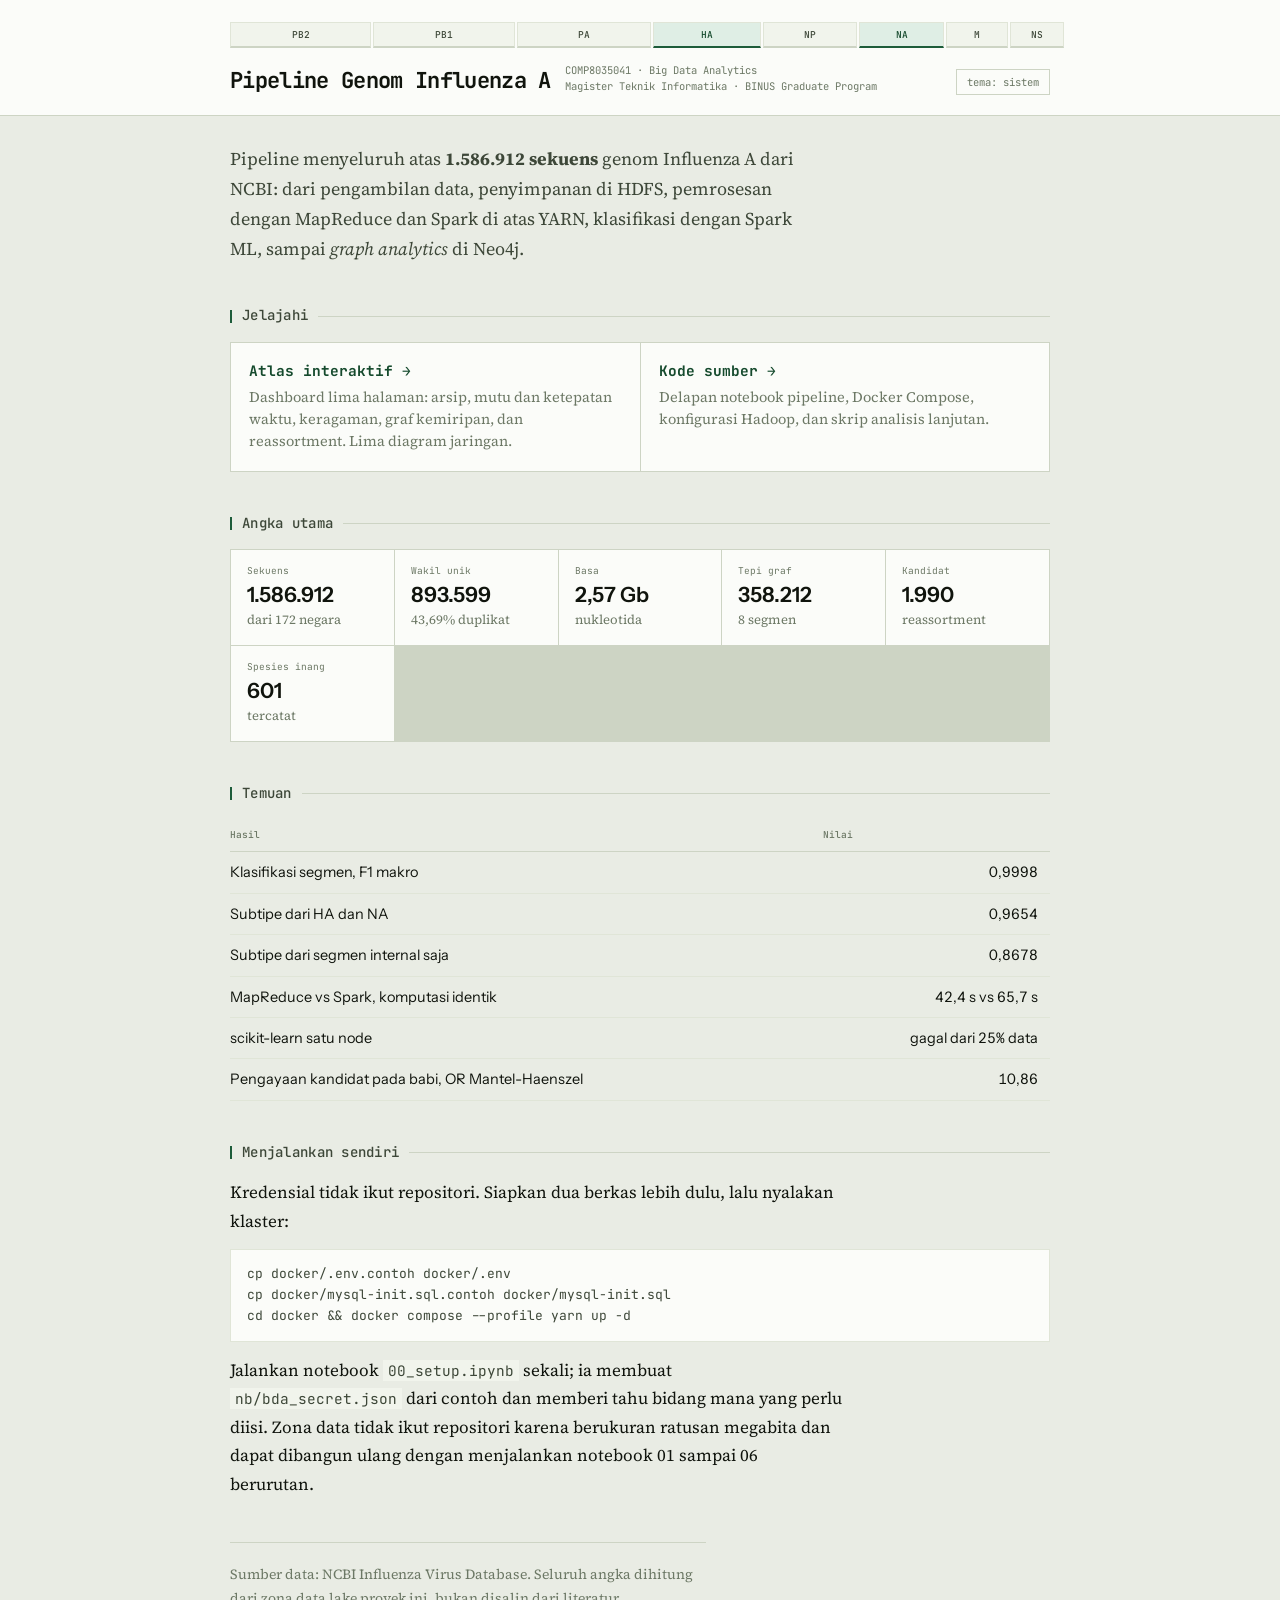
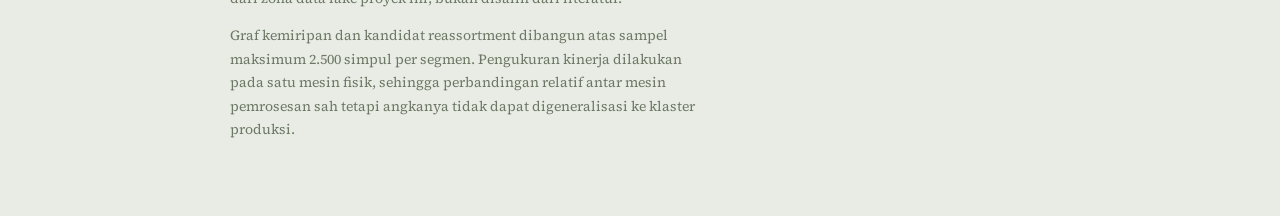
<file: index.html>
<!doctype html>
<html lang="id">
<head>
<meta charset="utf-8">
<meta name="viewport" content="width=device-width,initial-scale=1,viewport-fit=cover">
<meta name="description" content="Pipeline Big Data surveilans genomik Influenza A: 1.586.912 sekuens NCBI diproses dengan Hadoop, YARN, MapReduce, Spark, dan Neo4j.">
<title>Pipeline Genom Influenza A</title>
<link rel="stylesheet" href="https://fonts.googleapis.com/css2?family=JetBrains+Mono:wght@400;500;700&family=Source+Serif+4:opsz,wght@8..60,400;8..60,600&family=Instrument+Sans:wght@500;600&display=swap">
<style>
*,*::before,*::after{box-sizing:border-box}
html{color-scheme:light}
:root{padding-top:env(safe-area-inset-top,0px);
      padding-bottom:env(safe-area-inset-bottom,0px)}
body{margin:0}
img{max-width:100%}
:root{
  --ground:#e9ece4; --surface:#fbfcf9; --surface2:#f1f4ec;
  --ink:#10140d; --ink2:#3d4738; --ink3:#6c7865;
  --rule:#cdd4c4; --rule2:#e0e5d7;
  --akos:#1d5c3a; --akos-soft:#dfeee5; --akos-ink:#154a2d;
  --bA:#1f7d3c; --bC:#2060bd; --bG:#8f5c00; --bT:#b8332e;
  --disp:"JetBrains Mono","SFMono-Regular",Consolas,monospace;
  --body:"Source Serif 4",Georgia,"Times New Roman",serif;
  --num:"Instrument Sans","Helvetica Neue",Arial,sans-serif;
  --mono:"JetBrains Mono","SFMono-Regular",Consolas,monospace;
}
@media (prefers-color-scheme:dark){:root:not([data-theme="light"]){
  --ground:#0a0c08; --surface:#14180f; --surface2:#1b2015;
  --ink:#e6ebe0; --ink2:#a9b5a0; --ink3:#7b876f;
  --rule:#2b3324; --rule2:#1f2619;
  --akos:#6fc295; --akos-soft:#15291d; --akos-ink:#8ed4ac;
  --bA:#58c47f; --bC:#6aa8ea; --bG:#e0a33a; --bT:#ea6f6a;
  color-scheme:dark;
}}
:root[data-theme="dark"]{
  --ground:#0a0c08; --surface:#14180f; --surface2:#1b2015;
  --ink:#e6ebe0; --ink2:#a9b5a0; --ink3:#7b876f;
  --rule:#2b3324; --rule2:#1f2619;
  --akos:#6fc295; --akos-soft:#15291d; --akos-ink:#8ed4ac;
  --bA:#58c47f; --bC:#6aa8ea; --bG:#e0a33a; --bT:#ea6f6a;
  color-scheme:dark;
}
body{background:var(--ground);color:var(--ink);font-family:var(--body);
  font-size:17px;line-height:1.68}
.wrap{max-width:860px;margin:0 auto;padding:0 20px;padding-block:0 60px}

header{background:var(--surface);border-bottom:1px solid var(--rule)}
header .in{max-width:860px;margin:0 auto;padding:0 20px;padding-block:22px 20px}
.peta{display:flex;gap:2px;margin-bottom:14px}
.peta div{height:26px;background:var(--surface2);border:1px solid var(--rule2);
  border-bottom:2px solid var(--rule);display:flex;align-items:center;
  justify-content:center;min-width:0}
.peta div.kunci{border-bottom-color:var(--akos);background:var(--akos-soft)}
.peta b{font-family:var(--mono);font-size:9.5px;font-weight:500;color:var(--ink2)}
.peta div.kunci b{color:var(--akos-ink)}
.baris{display:flex;align-items:flex-end;gap:14px;flex-wrap:wrap}
h1{font-family:var(--disp);font-size:22px;font-weight:700;margin:0;
  letter-spacing:-.03em;line-height:1.2}
.kop{font-family:var(--mono);font-size:10.5px;color:var(--ink3);
  flex:1;min-width:150px;line-height:1.55}
.tema{appearance:none;background:none;color:var(--ink3);
  border:1px solid var(--rule);cursor:pointer;font-family:var(--mono);
  font-size:10.5px;padding:5px 10px;white-space:nowrap}
.tema:hover{color:var(--ink);border-color:var(--ink3)}
.tema:focus-visible{outline:2px solid var(--akos);outline-offset:1px}

.lede{max-width:66ch;margin:28px 0 0;font-size:18px;color:var(--ink2)}
h2{font-family:var(--disp);font-size:14px;font-weight:500;color:var(--ink2);
  letter-spacing:.02em;margin:40px 0 14px;display:flex;align-items:center;
  gap:10px}
h2::before{content:"";width:2px;height:13px;background:var(--akos);flex:none}
h2::after{content:"";flex:1;height:1px;background:var(--rule)}

.kartu{display:grid;gap:1px;background:var(--rule);border:1px solid var(--rule);
  grid-template-columns:repeat(auto-fit,minmax(240px,1fr))}
a.k{background:var(--surface);padding:16px 18px 18px;text-decoration:none;
  color:inherit;display:block;min-width:0}
a.k:hover{background:var(--surface2)}
a.k:focus-visible{outline:2px solid var(--akos);outline-offset:-2px}
a.k .t{font-family:var(--disp);font-size:14.5px;font-weight:700;
  color:var(--akos-ink);display:block;margin-bottom:4px}
a.k .d{font-size:14.5px;color:var(--ink3);line-height:1.5;display:block}

.angka{display:grid;gap:1px;background:var(--rule);border:1px solid var(--rule);
  grid-template-columns:repeat(auto-fit,minmax(150px,1fr))}
.angka div{background:var(--surface);padding:13px 16px 14px;min-width:0}
.angka .k{font-family:var(--mono);font-size:9.5px;color:var(--ink3);
  display:block;margin-bottom:4px}
.angka .v{font-family:var(--num);font-size:21px;font-weight:600;display:block;
  line-height:1.15}
.angka .n{font-size:13px;color:var(--ink3);display:block;margin-top:2px}

table{border-collapse:collapse;width:100%;font-size:14.5px;
  font-family:var(--num);margin:4px 0 0}
th{font-family:var(--mono);font-size:9.5px;color:var(--ink3);font-weight:500;
  text-align:left;padding:8px 12px 8px 0;border-bottom:1px solid var(--rule)}
td{padding:8px 12px 8px 0;border-bottom:1px solid var(--rule2)}
td.n{text-align:right;font-variant-numeric:tabular-nums;white-space:nowrap}
code{font-family:var(--mono);font-size:.85em;color:var(--ink2);
  background:var(--surface2);padding:1px 5px}
pre{background:var(--surface);border:1px solid var(--rule2);padding:14px 16px;
  overflow-x:auto;font-family:var(--mono);font-size:13px;line-height:1.6;
  color:var(--ink2);margin:4px 0 0}
p{margin:0 0 14px;max-width:68ch}
footer{border-top:1px solid var(--rule);margin-top:44px;padding-top:20px;
  font-size:14px;color:var(--ink3);max-width:68ch}
@media (max-width:560px){
  h1{font-size:18px}
  .peta b{font-size:8px}
  .angka div{padding:11px 13px}
}
@media (prefers-reduced-motion:reduce){*{transition:none!important}}
</style>
</head>
<body>
<header>
  <div class="in">
    <div class="peta" aria-hidden="true">
      <div style="flex:0 0 17.23%"><b>PB2</b></div>
      <div style="flex:0 0 17.23%"><b>PB1</b></div>
      <div style="flex:0 0 16.43%"><b>PA</b></div>
      <div class="kunci" style="flex:0 0 13.09%"><b>HA</b></div>
      <div style="flex:0 0 11.52%"><b>NP</b></div>
      <div class="kunci" style="flex:0 0 10.40%"><b>NA</b></div>
      <div style="flex:0 0 7.56%"><b>M</b></div>
      <div style="flex:0 0 6.55%"><b>NS</b></div>
    </div>
    <div class="baris">
      <h1>Pipeline Genom Influenza A</h1>
      <span class="kop">COMP8035041 &middot; Big Data Analytics<br>
        Magister Teknik Informatika &middot; BINUS Graduate Program</span>
      <button class="tema" id="tema" type="button"
        aria-label="Ganti tema tampilan">tema: sistem</button>
    </div>
  </div>
</header>

<div class="wrap">
  <p class="lede">Pipeline menyeluruh atas <b>1.586.912 sekuens</b> genom
    Influenza A dari NCBI: dari pengambilan data, penyimpanan di HDFS,
    pemrosesan dengan MapReduce dan Spark di atas YARN, klasifikasi dengan
    Spark ML, sampai <i>graph analytics</i> di Neo4j.</p>

  <h2>Jelajahi</h2>
  <div class="kartu">
    <a class="k" href="web/">
      <span class="t">Atlas interaktif &rarr;</span>
      <span class="d">Dashboard lima halaman: arsip, mutu dan ketepatan waktu,
        keragaman, graf kemiripan, dan reassortment. Lima diagram jaringan.</span>
    </a>
    <a class="k" href="https://github.com/wilhelm213/bda_influenza_pipeline">
      <span class="t">Kode sumber &rarr;</span>
      <span class="d">Delapan notebook pipeline, Docker Compose, konfigurasi
        Hadoop, dan skrip analisis lanjutan.</span>
    </a>
  </div>

  <h2>Angka utama</h2>
  <div class="angka">
    <div><span class="k">Sekuens</span><span class="v">1.586.912</span>
      <span class="n">dari 172 negara</span></div>
    <div><span class="k">Wakil unik</span><span class="v">893.599</span>
      <span class="n">43,69% duplikat</span></div>
    <div><span class="k">Basa</span><span class="v">2,57 Gb</span>
      <span class="n">nukleotida</span></div>
    <div><span class="k">Tepi graf</span><span class="v">358.212</span>
      <span class="n">8 segmen</span></div>
    <div><span class="k">Kandidat</span><span class="v">1.990</span>
      <span class="n">reassortment</span></div>
    <div><span class="k">Spesies inang</span><span class="v">601</span>
      <span class="n">tercatat</span></div>
  </div>

  <h2>Temuan</h2>
  <table>
    <thead><tr><th>Hasil</th><th class="n">Nilai</th></tr></thead>
    <tbody>
      <tr><td>Klasifikasi segmen, F1 makro</td><td class="n">0,9998</td></tr>
      <tr><td>Subtipe dari HA dan NA</td><td class="n">0,9654</td></tr>
      <tr><td>Subtipe dari segmen internal saja</td><td class="n">0,8678</td></tr>
      <tr><td>MapReduce vs Spark, komputasi identik</td>
          <td class="n">42,4 s vs 65,7 s</td></tr>
      <tr><td>scikit-learn satu node</td>
          <td class="n">gagal dari 25% data</td></tr>
      <tr><td>Pengayaan kandidat pada babi, OR Mantel-Haenszel</td>
          <td class="n">10,86</td></tr>
    </tbody>
  </table>

  <h2>Menjalankan sendiri</h2>
  <p>Kredensial tidak ikut repositori. Siapkan dua berkas lebih dulu, lalu
    nyalakan klaster:</p>
  <pre>cp docker/.env.contoh docker/.env
cp docker/mysql-init.sql.contoh docker/mysql-init.sql
cd docker &amp;&amp; docker compose --profile yarn up -d</pre>
  <p style="margin-top:14px">Jalankan notebook <code>00_setup.ipynb</code>
    sekali; ia membuat <code>nb/bda_secret.json</code> dari contoh dan
    memberi tahu bidang mana yang perlu diisi. Zona data tidak ikut
    repositori karena berukuran ratusan megabita dan dapat dibangun ulang
    dengan menjalankan notebook 01 sampai 06 berurutan.</p>

  <footer>
    <p>Sumber data: NCBI Influenza Virus Database. Seluruh angka dihitung
      dari zona data lake proyek ini, bukan disalin dari literatur.</p>
    <p>Graf kemiripan dan kandidat reassortment dibangun atas sampel maksimum
      2.500 simpul per segmen. Pengukuran kinerja dilakukan pada satu mesin
      fisik, sehingga perbandingan relatif antar mesin pemrosesan sah tetapi
      angkanya tidak dapat digeneralisasi ke klaster produksi.</p>
  </footer>
</div>

<script>
(function(){
  var b=document.getElementById("tema"), urut=["sistem","terang","gelap"];
  function baca(){ try{ return localStorage.getItem("tema-bda")||"sistem"; }
    catch(e){ return "sistem"; } }
  function terap(v){
    var r=document.documentElement;
    if(v==="terang") r.setAttribute("data-theme","light");
    else if(v==="gelap") r.setAttribute("data-theme","dark");
    else r.removeAttribute("data-theme");
    b.textContent="tema: "+v;
  }
  var kini=baca(); terap(kini);
  b.addEventListener("click",function(){
    kini=urut[(urut.indexOf(kini)+1)%urut.length];
    try{ localStorage.setItem("tema-bda",kini); }catch(e){}
    terap(kini);
  });
})();
</script>
</body>
</html>
</file>
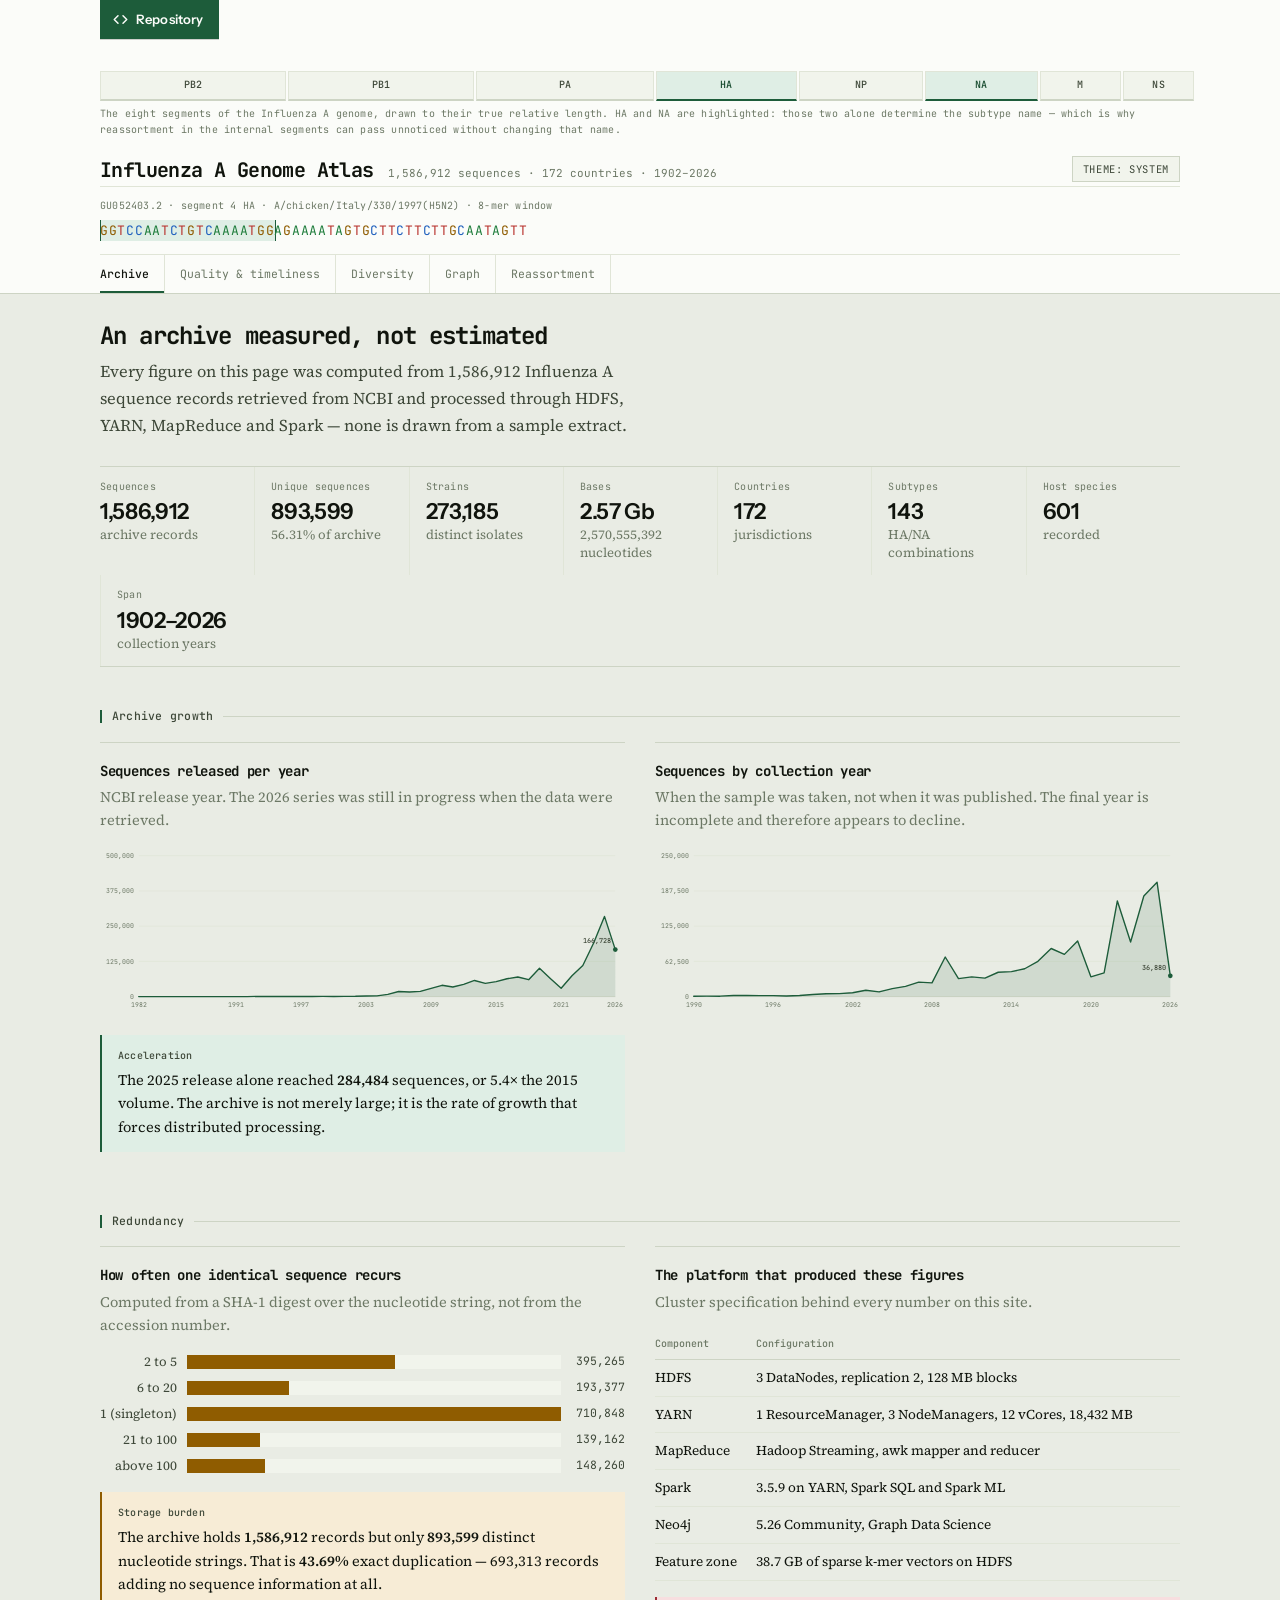
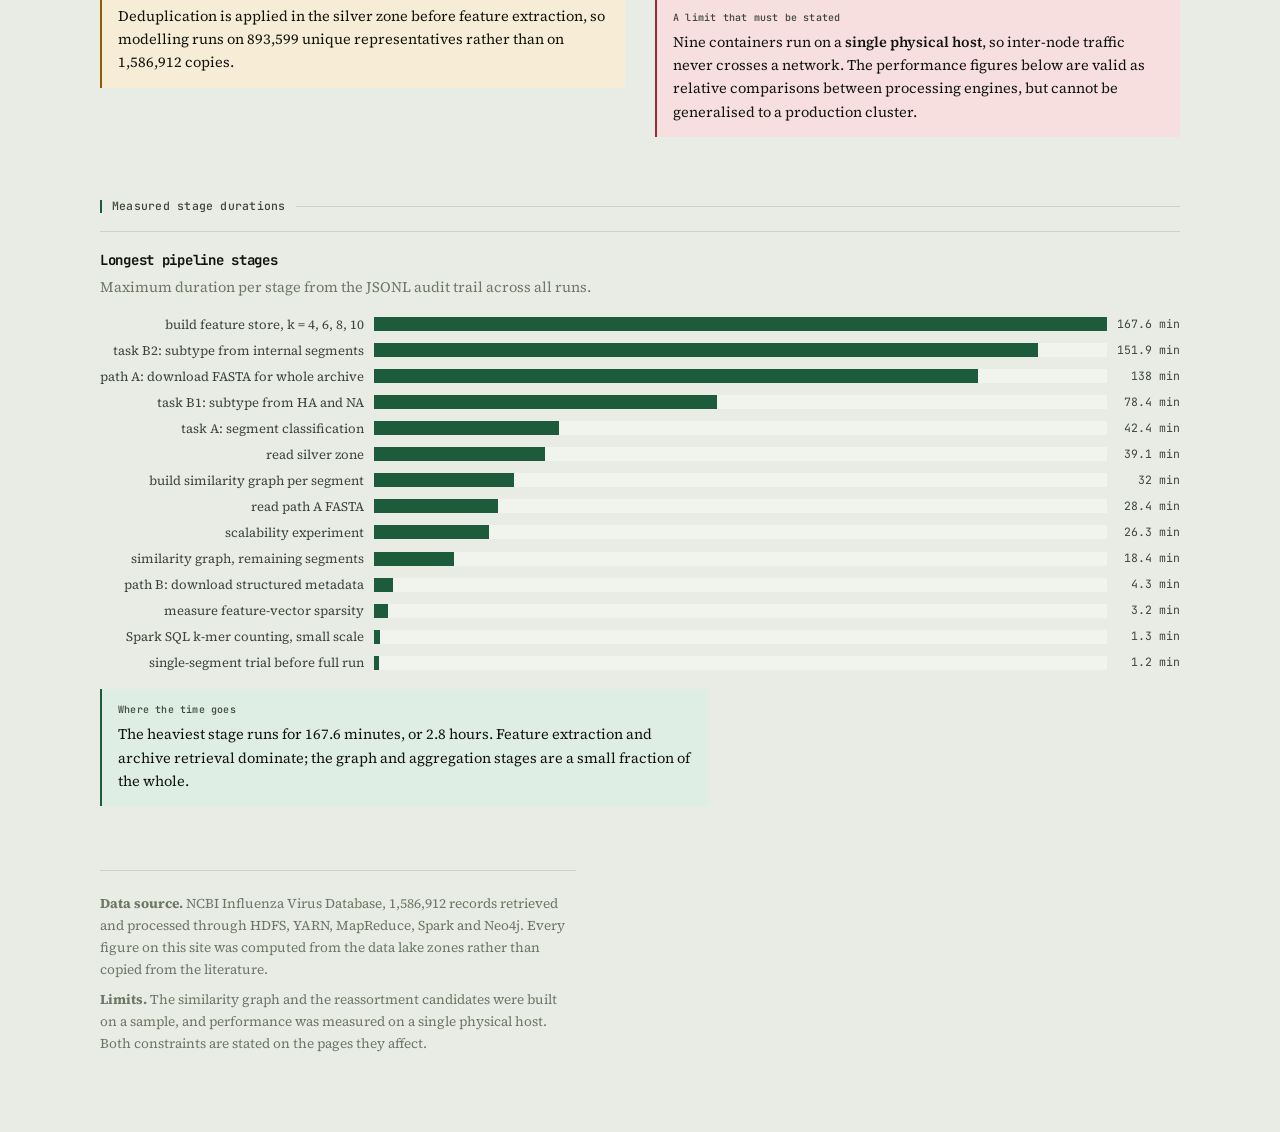
<file: paper/index.html>
<!doctype html>
<html lang="en">
<head>
<meta charset="utf-8">
<meta name="viewport" content="width=device-width,initial-scale=1,viewport-fit=cover">
<meta name="description" content="Influenza A genome atlas: 1,586,912 NCBI sequences processed with Hadoop, Spark and Neo4j.">
<style>

*,*::before,*::after{box-sizing:border-box}
html{color-scheme:light}
:root{padding-top:env(safe-area-inset-top,0px);
      padding-bottom:env(safe-area-inset-bottom,0px)}
body{margin:0}
img{max-width:100%}
[hidden]{display:none!important}
</style>
<title>Influenza A Genome Atlas</title>
<link rel="stylesheet" href="https://fonts.googleapis.com/css2?family=JetBrains+Mono:wght@400;500;700&family=Source+Serif+4:opsz,wght@8..60,400;8..60,600&family=Instrument+Sans:wght@500;600&display=swap">
<style>

:root{
  --ground:#e9ece4; --surface:#fbfcf9; --surface2:#f1f4ec;
  --ink:#10140d; --ink2:#3d4738; --ink3:#6c7865;
  --rule:#cdd4c4; --rule2:#e0e5d7;
  --akos:#1d5c3a; --akos-soft:#dfeee5; --akos-ink:#154a2d;
  --waspada:#8f5c00; --waspada-soft:#f7ecd6;
  --siaga:#9c2b32; --siaga-soft:#f7dedf;
  --bA:#1f7d3c; --bC:#2060bd; --bG:#8f5c00; --bT:#b8332e;

  --d1:#2a78d6; --d2:#eb6834; --d3:#1baf7a; --d4:#eda100;
  --d5:#e87ba4; --d6:#008300; --d7:#4a3aa7; --d8:#e34948;
  --sq1:#cde2fb; --sq2:#9ec5f4; --sq3:#6da7ec;
  --sq4:#3987e5; --sq5:#256abf; --sq6:#104281;
  --disp:"JetBrains Mono","SFMono-Regular",Consolas,monospace;
  --body:"Source Serif 4",Georgia,"Times New Roman",serif;
  --num:"Instrument Sans","Helvetica Neue",Arial,sans-serif;
  --mono:"JetBrains Mono","SFMono-Regular",Consolas,monospace;
}
@media (prefers-color-scheme:dark){:root:not([data-theme="light"]){
  --ground:#0a0c08; --surface:#14180f; --surface2:#1b2015;
  --ink:#e6ebe0; --ink2:#a9b5a0; --ink3:#7b876f;
  --rule:#2b3324; --rule2:#1f2619;
  --akos:#6fc295; --akos-soft:#15291d; --akos-ink:#8ed4ac;
  --waspada:#d9a43f; --waspada-soft:#2e2510;
  --siaga:#e0737c; --siaga-soft:#301618;
  --bA:#58c47f; --bC:#6aa8ea; --bG:#e0a33a; --bT:#ea6f6a;
  --d1:#3987e5; --d2:#d95926; --d3:#199e70; --d4:#c98500;
  --d5:#d55181; --d6:#008300; --d7:#9085e9; --d8:#e66767;
  --sq1:#0d366b; --sq2:#184f95; --sq3:#256abf;
  --sq4:#3987e5; --sq5:#6da7ec; --sq6:#9ec5f4;
  color-scheme:dark;
}}
:root[data-theme="dark"]{
  --ground:#0a0c08; --surface:#14180f; --surface2:#1b2015;
  --ink:#e6ebe0; --ink2:#a9b5a0; --ink3:#7b876f;
  --rule:#2b3324; --rule2:#1f2619;
  --akos:#6fc295; --akos-soft:#15291d; --akos-ink:#8ed4ac;
  --waspada:#d9a43f; --waspada-soft:#2e2510;
  --siaga:#e0737c; --siaga-soft:#301618;
  --bA:#58c47f; --bC:#6aa8ea; --bG:#e0a33a; --bT:#ea6f6a;
  --d1:#3987e5; --d2:#d95926; --d3:#199e70; --d4:#c98500;
  --d5:#d55181; --d6:#008300; --d7:#9085e9; --d8:#e66767;
  --sq1:#0d366b; --sq2:#184f95; --sq3:#256abf;
  --sq4:#3987e5; --sq5:#6da7ec; --sq6:#9ec5f4;
  color-scheme:dark;
}
*{box-sizing:border-box}
body{background:var(--ground);color:var(--ink);font-family:var(--body);
  font-size:16px;line-height:1.62;margin:0;-webkit-font-smoothing:antialiased}
.tw{max-width:1120px;margin:0 auto;padding:0 20px}

header.top{background:var(--surface);border-bottom:1px solid var(--rule)}
.peta{display:flex;gap:2px;align-items:stretch;padding-top:16px}
.peta div{position:relative;height:30px;background:var(--surface2);
  border:1px solid var(--rule2);border-bottom:2px solid var(--rule);
  min-width:0;display:flex;align-items:center;justify-content:center}
.peta div.kunci{border-bottom-color:var(--akos);background:var(--akos-soft)}
.peta b{font-family:var(--mono);font-size:10px;font-weight:500;
  color:var(--ink2);letter-spacing:.02em}
.peta div.kunci b{color:var(--akos-ink)}
.petacap{font-family:var(--mono);font-size:10px;color:var(--ink3);
  margin:5px 0 0;letter-spacing:.02em}
.beranda{display:inline-flex;align-items:center;gap:8px;
  font-family:var(--num);font-size:13px;font-weight:600;letter-spacing:.01em;
  color:var(--surface);background:var(--akos);border:0;
  text-decoration:none;padding:9px 16px 9px 13px;margin:0 0 16px;
  box-shadow:0 1px 0 rgba(0,0,0,.18)}
.beranda:hover{background:var(--akos-ink)}
.beranda:active{transform:translateY(1px)}
.beranda:focus-visible{outline:3px solid var(--akos);outline-offset:2px}
.beranda svg{width:15px;height:15px;flex:none;display:block}
.idrow{display:flex;align-items:flex-end;gap:14px;flex-wrap:wrap;
  padding:18px 0 4px}
.idrow h1{font-family:var(--disp);font-size:20px;font-weight:700;margin:0;
  letter-spacing:-.03em;line-height:1.15}
.idrow .meta{font-family:var(--mono);font-size:11px;color:var(--ink3);
  flex:1;min-width:140px}
.tema{appearance:none;background:none;color:var(--ink3);
  border:1px solid var(--rule);cursor:pointer;font-family:var(--mono);
  font-size:10.5px;padding:5px 9px;white-space:nowrap}
.tema:hover{color:var(--ink);border-color:var(--ink3)}
.tema:focus-visible{outline:2px solid var(--akos);outline-offset:1px}

.seqbox{border-top:1px solid var(--rule2);padding:11px 0 13px}
.seqlab{font-family:var(--mono);font-size:10px;color:var(--ink3);
  margin-bottom:5px;letter-spacing:.02em}
.seqwrap{position:relative;overflow:hidden;height:21px}
.seq{font-family:var(--mono);font-size:13px;line-height:21px;
  letter-spacing:.055em;white-space:nowrap;position:relative;z-index:2}
.seq i{font-style:normal}
.seq .A{color:var(--bA)} .seq .C{color:var(--bC)}
.seq .G{color:var(--bG)} .seq .T{color:var(--bT)}
.kmer{position:absolute;top:0;height:21px;z-index:1;
  background:var(--akos-soft);border-left:1px solid var(--akos);
  border-right:1px solid var(--akos)}
@media (prefers-reduced-motion:no-preference){
  .kmer{animation:geser 24s steps(40) infinite}
}
@keyframes geser{from{transform:translateX(0)}
  to{transform:translateX(var(--jarak,320px))}}

nav.tracks{display:flex;gap:0;overflow-x:auto;scrollbar-width:none;
  border-top:1px solid var(--rule2)}
nav.tracks::-webkit-scrollbar{display:none}
nav.tracks button{appearance:none;background:none;border:0;cursor:pointer;
  font-family:var(--mono);font-size:11.5px;color:var(--ink3);
  padding:11px 15px 12px;white-space:nowrap;position:relative;
  border-right:1px solid var(--rule2)}
nav.tracks button:first-child{padding-left:0}
nav.tracks button:hover{color:var(--ink2);background:var(--surface2)}
nav.tracks button[aria-selected="true"]{color:var(--ink);font-weight:500}
nav.tracks button[aria-selected="true"]::after{content:"";position:absolute;
  left:0;right:0;bottom:0;height:2px;background:var(--akos)}
nav.tracks button:first-child[aria-selected="true"]::after{left:0}
nav.tracks button:focus-visible{outline:2px solid var(--akos);
  outline-offset:-2px}

main{max-width:1120px;margin:0 auto;padding:0 20px;padding-block:28px 60px}
.lede{max-width:66ch;margin:0 0 26px}
.lede h2{font-family:var(--disp);font-size:24px;font-weight:700;margin:0 0 9px;
  letter-spacing:-.035em;line-height:1.2;text-wrap:balance}
.lede p{margin:0;color:var(--ink2);font-size:16.5px}

h3.sec{display:flex;align-items:center;gap:10px;margin:40px 0 16px;
  font-family:var(--mono);font-size:11.5px;font-weight:500;color:var(--ink2);
  letter-spacing:.02em}
h3.sec::before{content:"";width:2px;height:13px;background:var(--akos);
  flex:none}
h3.sec::after{content:"";flex:1;height:1px;background:var(--rule)}

.card{background:none;border:0;border-top:1px solid var(--rule);
  padding:17px 0 20px;min-width:0}
.card:first-of-type{border-top:0;padding-top:4px}
.card h4{font-family:var(--disp);font-size:14px;font-weight:700;margin:0 0 4px;
  letter-spacing:-.02em}
.card .cap{font-size:14.5px;color:var(--ink3);margin:0 0 15px;line-height:1.55;
  max-width:74ch}
.grid{display:grid;gap:0 30px;grid-template-columns:repeat(auto-fit,minmax(330px,1fr))}
.grid.w2{grid-template-columns:repeat(auto-fit,minmax(450px,1fr))}
.grid>.card{border-top:1px solid var(--rule)}
.grid>.card:first-of-type{border-top:1px solid var(--rule);padding-top:17px}
.card.span{grid-column:1/-1}

.strip{display:grid;gap:0;grid-template-columns:repeat(auto-fit,minmax(138px,1fr));
  border-top:1px solid var(--rule);border-bottom:1px solid var(--rule)}
.strip div{padding:12px 16px 13px;min-width:0;border-left:1px solid var(--rule2)}
.strip div:first-child{border-left:0;padding-left:0}
.strip .k{font-family:var(--mono);font-size:10px;color:var(--ink3);
  display:block;margin-bottom:4px;letter-spacing:.02em}
.strip .v{font-family:var(--num);font-size:22px;font-weight:600;
  letter-spacing:-.015em;display:block;line-height:1.15}
.strip .n{font-size:13px;color:var(--ink3);display:block;margin-top:2px;
  line-height:1.4}

.ins{border-left:2px solid var(--akos);background:var(--akos-soft);
  padding:13px 16px;margin:16px 0 0;max-width:76ch}
.ins.w{border-left-color:var(--waspada);background:var(--waspada-soft)}
.ins.s{border-left-color:var(--siaga);background:var(--siaga-soft)}
.ins b.t{font-family:var(--mono);font-size:10px;letter-spacing:.02em;
  display:block;margin-bottom:5px;color:var(--ink2);font-weight:500}
.ins p b{font-weight:600;color:inherit;font-family:inherit;font-size:inherit}
.ins p{margin:0;font-size:14.5px;color:var(--ink);line-height:1.6}
.ins p+p{margin-top:9px}

.hb{display:grid;grid-template-columns:minmax(74px,auto) 1fr minmax(54px,auto);
  gap:5px 10px;align-items:center;font-size:13.5px}
.hb .l{color:var(--ink2);text-align:right;overflow:hidden;
  text-overflow:ellipsis;white-space:nowrap;min-width:0;font-size:13px}
.hb .t{background:var(--surface2);height:14px;position:relative;min-width:0}
.hb .t i{position:absolute;inset:0 auto 0 0;background:var(--akos);display:block}
.hb .v{font-family:var(--mono);font-size:11.5px;color:var(--ink2);
  font-variant-numeric:tabular-nums;text-align:right}
.hb.alt .t i{background:var(--d2)}
.hb.warn .t i{background:var(--waspada)}

.pb{display:flex;height:20px;border:1px solid var(--rule);overflow:hidden}
.pb span{display:block;min-width:0}
.pb span+span{border-left:2px solid var(--surface)}
.lg{display:flex;flex-wrap:wrap;gap:6px 16px;margin-top:12px;font-size:13px}
.lg div{display:flex;align-items:center;gap:6px;min-width:0;color:var(--ink2)}
.lg i{width:9px;height:9px;flex:none;display:block}
.lg b{font-family:var(--mono);font-size:11px;font-variant-numeric:tabular-nums;
  color:var(--ink2);font-weight:400}

.mx{overflow-x:auto}
.mx table{border-collapse:collapse;font-size:12px;min-width:100%}
.mx th{font-family:var(--mono);font-size:10px;color:var(--ink3);
  font-weight:500;padding:5px 7px;text-align:center;white-space:nowrap}
.mx th.rh{text-align:right}
.mx td{padding:0;border:1px solid var(--surface)}
.mx td span{display:block;padding:7px 8px;text-align:center;
  background:var(--surface2);
  font-family:var(--mono);font-size:11px;font-variant-numeric:tabular-nums;
  color:var(--ink)}

.tw2{overflow-x:auto;margin-top:4px}
table.dt{border-collapse:collapse;width:100%;font-size:13.5px;min-width:460px}
table.dt th{font-family:var(--mono);font-size:10px;color:var(--ink3);
  font-weight:500;text-align:left;padding:7px 10px 7px 0;
  border-bottom:1px solid var(--rule);white-space:nowrap}
table.dt td{padding:7px 10px 7px 0;border-bottom:1px solid var(--rule2);
  vertical-align:top}
table.dt td.n{font-family:var(--mono);font-variant-numeric:tabular-nums;
  text-align:right;white-space:nowrap;font-size:12.5px}
table.dt tbody tr:hover{background:var(--surface2)}
code{font-family:var(--mono);font-size:.86em;color:var(--ink2)}

svg.ch{display:block;width:100%;height:auto;max-width:100%}
svg.ch .grid{stroke:var(--rule2);stroke-width:1}
svg.ch .axis{stroke:var(--rule);stroke-width:1}
svg.ch .tk{font-family:var(--mono);font-size:9.5px;fill:var(--ink3)}
svg.ch .ln{fill:none;stroke:var(--akos);stroke-width:2;
  stroke-linejoin:round;stroke-linecap:round}
svg.ch .ar{fill:var(--akos);opacity:.12}
svg.ch .dot{fill:var(--akos)}
svg.ch .vb{fill:var(--akos);opacity:.8}
svg.ch .lb{font-family:var(--mono);font-size:10px;fill:var(--ink2);
  font-weight:500}
svg.ch .lay{stroke:var(--surface);stroke-width:2}
svg.ch .nd{stroke:var(--surface);stroke-width:2}
svg.ch .eg{fill:none;stroke:var(--ink3);opacity:.4}
svg.ch .rim{fill:none;stroke:var(--rule2);stroke-width:1}
svg.ch .sl{font-family:var(--mono);font-size:10px;font-weight:500}

#tip{position:fixed;z-index:90;pointer-events:none;opacity:0;
  transition:opacity .09s;background:var(--surface);color:var(--ink);
  border:1px solid var(--ink3);padding:8px 11px;font-size:13px;
  max-width:270px;line-height:1.45;font-family:var(--body)}
#tip b{font-family:var(--mono);font-size:11.5px;
  font-variant-numeric:tabular-nums}
#tip .tl{display:block;font-family:var(--mono);font-size:10px;
  color:var(--ink3);margin-bottom:3px}
.hb .t,.mx td span,svg.ch .vb,svg.ch .nd,svg.ch .lay,.pb span{cursor:default}

footer{border-top:1px solid var(--rule);margin-top:44px;padding-block:22px 8px;
  font-size:13.5px;color:var(--ink3);max-width:68ch}
footer p{margin:0 0 9px}
@media (max-width:560px){
  .lede h2{font-size:20px}
  .idrow h1{font-size:17px}
  .strip .v{font-size:19px}
  .strip div{padding:11px 12px;border-left:0;border-top:1px solid var(--rule2)}
  .strip div:first-child{border-top:0}
  .hb{grid-template-columns:minmax(58px,auto) 1fr minmax(46px,auto)}
  .peta b{font-size:8.5px}
  .grid{gap:0}
}
@media (prefers-reduced-motion:reduce){*{transition:none!important;
  animation:none!important}}</style>
<style>
.tema{appearance:none;background:var(--surface2);color:var(--ink2);
  border:1px solid var(--rule);cursor:pointer;font-family:var(--mono);
  font-size:10.5px;letter-spacing:.06em;text-transform:uppercase;
  padding:5px 10px;margin-left:auto;white-space:nowrap}
.tema:hover{color:var(--ink);border-color:var(--ink3)}
.tema:focus-visible{outline:2px solid var(--akos);outline-offset:1px}
</style>

</head>
<body>
<header class="top">
  <div class="tw">
    <a class="beranda" href="https://github.com/wilhelm213/bda_influenza_pipeline"><svg viewBox="0 0 24 24" fill="none" stroke="currentColor" stroke-width="2.4" stroke-linecap="round" stroke-linejoin="round" aria-hidden="true"><path d="M16 18l6-6-6-6"/><path d="M8 6l-6 6 6 6"/></svg>Repository</a>
    <div class="peta" id="peta" aria-hidden="true"></div>
    <p class="petacap">The eight segments of the Influenza A genome, drawn to
      their true relative length. HA and NA are highlighted: those two alone
      determine the subtype name &mdash; which is why reassortment in the
      internal segments can pass unnoticed without changing that name.</p>
    <div class="idrow">
      <h1>Influenza A Genome Atlas</h1>
      <span class="meta">1,586,912 sequences &middot; 172 countries &middot;
        1902&ndash;2026</span>
      <button class="tema" id="tema" type="button"
        aria-label="Change colour theme">theme: system</button>
    </div>
    <div class="seqbox">
      <div class="seqlab" id="seqlab"></div>
      <div class="seqwrap">
        <div class="kmer" id="kmer"></div>
        <div class="seq" id="seq"></div>
      </div>
    </div>
    <nav class="tracks" role="tablist" id="nav"></nav>
  </div>
</header>

<main id="main"></main>

<script>
const D = {"ringkas":{"sekuens":1586912,"accession_unik":1586912,"sekuens_unik":893599,"wakil_unik":893599,"negara":172,"subtipe":143,"inang":601,"galur":273185,"tahun_min":1902,"tahun_maks":2026,"basa_total":2570555392},"rilis":[[1982,17],[1983,3],[1985,5],[1988,3],[1989,12],[1990,5],[1991,13],[1992,5],[1993,646],[1994,164],[1995,98],[1996,114],[1997,352],[1998,225],[1999,584],[2000,422],[2001,931],[2002,984],[2003,2028],[2004,2606],[2005,7975],[2006,17989],[2007,16315],[2008,18292],[2009,29339],[2010,40010],[2011,34121],[2012,43364],[2013,57191],[2014,47013],[2015,52972],[2016,63334],[2017,69359],[2018,59914],[2019,100712],[2020,64512],[2021,29422],[2022,73813],[2023,110238],[2024,190206],[2025,284484],[2026,166728]],"koleksi":[[1918,23],[1925,8],[1927,15],[1931,24],[1933,53],[1934,344],[1935,56],[1936,8],[1940,16],[1942,26],[1943,32],[1945,8],[1946,25],[1947,33],[1948,24],[1949,45],[1950,30],[1951,49],[1953,23],[1954,32],[1956,111],[1957,225],[1958,63],[1959,47],[1960,31],[1961,33],[1962,9],[1963,153],[1964,35],[1965,63],[1966,85],[1967,123],[1968,759],[1969,81],[1970,64],[1971,105],[1972,204],[1973,130],[1974,284],[1975,552],[1976,1427],[1977,1305],[1978,918],[1979,1000],[1980,751],[1981,770],[1982,783],[1983,1252],[1984,596],[1985,734],[1986,857],[1987,811],[1988,774],[1989,619],[1990,503],[1991,816],[1992,708],[1993,1922],[1994,1898],[1995,1728],[1996,1644],[1997,1121],[1998,1846],[1999,3709],[2000,5028],[2001,5158],[2002,6844],[2003,11186],[2004,8242],[2005,14132],[2006,18004],[2007,25638],[2008,24364],[2009,70208],[2010,31852],[2011,34865],[2012,32715],[2013,43171],[2014,44229],[2015,49396],[2016,62566],[2017,85298],[2018,74902],[2019,98440],[2020,34996],[2021,42129],[2022,169652],[2023,96729],[2024,178505],[2025,202788],[2026,36880]],"dup":[{"ember":"2 - 5","count":395265},{"ember":"6 - 20","count":193377},{"ember":"1 (tunggal)","count":710848},{"ember":"21 - 100","count":139162},{"ember":"> 100","count":148260}],"jeda":{"n":1523803,"rata":2.04,"median":1.0,"p90":6.0},"jeda_seb":[[0,481067],[1,463165],[2,175357],[3,124175],[4,74070],[5,52434],[6,38854],[7,32954],[8,20955],[9,15744],[10,10420],[11,8591],[12,7019],[13,3949],[14,3384],[15,2539],[16,1589],[17,2006],[18,1210],[19,1138],[20,1431],[21,593],[22,333],[23,185],[24,196],[25,65],[26,121],[27,163],[28,54],[29,26],[30,16]],"jeda_tren":[[1990,20.338,503],[1991,19.415,816],[1992,19.346,708],[1993,17.482,1922],[1994,16.591,1889],[1995,14.509,1728],[1996,14.053,1644],[1997,12.762,1121],[1998,11.79,1846],[1999,10.394,3709],[2000,9.738,5028],[2001,9.134,5158],[2002,7.859,6844],[2003,7.386,11186],[2004,5.892,8242],[2005,5.513,14132],[2006,5.327,18004],[2007,3.936,25638],[2008,4.028,24364],[2009,2.578,70208],[2010,3.545,31852],[2011,3.365,34865],[2012,3.099,32715],[2013,2.876,43171],[2014,2.88,44229],[2015,2.591,49396],[2016,1.788,62566],[2017,2.052,85298],[2018,1.73,74902],[2019,2.284,98440],[2020,1.964,34996],[2021,1.905,42129],[2022,1.521,169652],[2023,1.016,96729],[2024,0.61,178505],[2025,0.399,202788],[2026,0.0,36880]],"presisi":[{"presisi_tanggal":"hari","count":1402264},{"presisi_tanggal":"tahun","count":70145},{"presisi_tanggal":"bulan","count":68044},{"presisi_tanggal":"tidak_ada","count":46459}],"kelengkapan":[{"kelengkapan":"partial","count":1575650},{"kelengkapan":"complete","count":10870},{"kelengkapan":null,"count":392}],"sumber_sub":[{"subtipe_sumber":"metadata","count":1530534},{"subtipe_sumber":"tidak_diketahui","count":48823},{"subtipe_sumber":"defline","count":7555}],"sumber_seg":[{"segmen_sumber":"metadata","count":1562409},{"segmen_sumber":"defline_gen","count":20860},{"segmen_sumber":"tidak_diketahui","count":3067},{"segmen_sumber":"defline_segment","count":576}],"ambigu":[{"ember":"< 0,1%","count":50585},{"ember":"0 (bersih)","count":1503183},{"ember":"1 - 5%","count":4671},{"ember":"0,1 - 1%","count":28470},{"ember":">= 5%","count":3}],"rongga":[{"kolom":"subtipe","kosong":48823},{"kolom":"inang","kosong":59790},{"kolom":"negara","kosong":30153},{"kolom":"tahun_koleksi","kosong":46459},{"kolom":"isolat","kosong":14217},{"kolom":"segmen","kosong":3067}],"segmen":[{"segmen":1,"n":178568,"panjang_rata":2284.5,"gc_rata":43.96,"ambigu_rata":0.0161,"subtipe_unik":132},{"segmen":2,"n":174269,"panjang_rata":2281.9,"gc_rata":42.26,"ambigu_rata":0.0172,"subtipe_unik":131},{"segmen":3,"n":177554,"panjang_rata":2171.3,"gc_rata":42.99,"ambigu_rata":0.0147,"subtipe_unik":131},{"segmen":4,"n":269754,"panjang_rata":1618.6,"gc_rata":41.59,"ambigu_rata":0.0137,"subtipe_unik":136},{"segmen":5,"n":183090,"panjang_rata":1516.9,"gc_rata":45.93,"ambigu_rata":0.0115,"subtipe_unik":132},{"segmen":6,"n":217937,"panjang_rata":1407.2,"gc_rata":42.53,"ambigu_rata":0.0121,"subtipe_unik":133},{"segmen":7,"n":197358,"panjang_rata":990.3,"gc_rata":47.37,"ambigu_rata":0.0089,"subtipe_unik":131},{"segmen":8,"n":185315,"panjang_rata":853.0,"gc_rata":43.09,"ambigu_rata":0.0111,"subtipe_unik":133}],"seg_nol":[{"segmen":null,"n":3067,"panjang_rata":1584.7,"gc_rata":45.88,"ambigu_rata":0.0028,"subtipe_unik":19}],"subtipe":[{"subtipe":"H3N2","count":568329},{"subtipe":"H1N1","count":433463},{"subtipe":"H5N1","count":214639},{"subtipe":"H9N2","count":66791},{"subtipe":"H1N2","count":47468},{"subtipe":"H3N8","count":32973},{"subtipe":"H4N6","count":18280},{"subtipe":"H5N2","count":15067},{"subtipe":"H7N9","count":10716},{"subtipe":"H5N8","count":8769},{"subtipe":"H6N2","count":8502},{"subtipe":"H7N3","count":8375},{"subtipe":"H5N6","count":7212},{"subtipe":"H10N7","count":7103},{"subtipe":"H6N1","count":6592},{"subtipe":"H6N6","count":5620},{"subtipe":"H11N9","count":4953},{"subtipe":"H7N7","count":3870},{"subtipe":"H6N8","count":3530},{"subtipe":"H7N2","count":3403}],"negara":[{"negara":"USA","count":988942},{"negara":"China","count":119502},{"negara":"Canada","count":51648},{"negara":"New Zealand","count":31131},{"negara":"France","count":24818},{"negara":"United Kingdom","count":22257},{"negara":"Australia","count":20631},{"negara":"Germany","count":19033},{"negara":"Viet Nam","count":18168},{"negara":"Japan","count":16041},{"negara":"South Korea","count":14342},{"negara":"Mexico","count":13360},{"negara":"Italy","count":13101},{"negara":"Bangladesh","count":12437},{"negara":"Taiwan","count":12092},{"negara":"Chile","count":11966},{"negara":"Netherlands","count":10309},{"negara":"Singapore","count":9777},{"negara":"Thailand","count":9676},{"negara":"Hong Kong","count":9661},{"negara":"Switzerland","count":9411},{"negara":"Nicaragua","count":8998},{"negara":"Egypt","count":8327},{"negara":"India","count":7090},{"negara":"Kenya","count":7047}],"wilayah":[{"wilayah":"North America","count":1067872},{"wilayah":"Asia","count":256954},{"wilayah":"Europe","count":133653},{"wilayah":"Oceania","count":52018},{"wilayah":"South America","count":26920},{"wilayah":"Africa","count":26309},{"wilayah":null,"count":22665},{"wilayah":"Antarctica","count":521}],"inang":[{"inang":"Homo sapiens","count":895782},{"inang":"Sus scrofa","count":140331},{"inang":"Gallus gallus","count":109492},{"inang":"Anas platyrhynchos","count":66566},{"inang":"Anatidae","count":44724},{"inang":"Bos taurus","count":36769},{"inang":"Meleagris gallopavo","count":16166},{"inang":"Arenaria interpres","count":14983},{"inang":"Branta canadensis","count":13867},{"inang":"Aves","count":11780},{"inang":"Sus scrofa scrofa","count":11158},{"inang":"Spatula discors","count":10784},{"inang":"Equus caballus","count":10473},{"inang":"Anas acuta","count":8539},{"inang":"Anser caerulescens","count":6807}],"sub_tahun":[{"tahun_koleksi":1990,"subtipe":"H3N8","count":16},{"tahun_koleksi":1990,"subtipe":"H1N1","count":68},{"tahun_koleksi":1990,"subtipe":"H3N2","count":133},{"tahun_koleksi":1990,"subtipe":"H4N6","count":16},{"tahun_koleksi":1991,"subtipe":"H3N2","count":308},{"tahun_koleksi":1991,"subtipe":"H5N2","count":14},{"tahun_koleksi":1991,"subtipe":"H5N1","count":22},{"tahun_koleksi":1991,"subtipe":"H9N2","count":16},{"tahun_koleksi":1991,"subtipe":"H1N1","count":103},{"tahun_koleksi":1991,"subtipe":"H4N6","count":16},{"tahun_koleksi":1991,"subtipe":"H3N8","count":164},{"tahun_koleksi":1992,"subtipe":"H4N6","count":8},{"tahun_koleksi":1992,"subtipe":"H5N2","count":8},{"tahun_koleksi":1992,"subtipe":"H1N1","count":104},{"tahun_koleksi":1992,"subtipe":"H3N2","count":364},{"tahun_koleksi":1992,"subtipe":"H3N8","count":84},{"tahun_koleksi":1993,"subtipe":"H3N2","count":832},{"tahun_koleksi":1993,"subtipe":"H5N2","count":52},{"tahun_koleksi":1993,"subtipe":"H3N8","count":654},{"tahun_koleksi":1993,"subtipe":"H1N1","count":216},{"tahun_koleksi":1994,"subtipe":"H3N2","count":640},{"tahun_koleksi":1994,"subtipe":"H9N2","count":8},{"tahun_koleksi":1994,"subtipe":"H1N1","count":190},{"tahun_koleksi":1994,"subtipe":"H3N8","count":184},{"tahun_koleksi":1994,"subtipe":"H5N2","count":190},{"tahun_koleksi":1994,"subtipe":"H4N6","count":8},{"tahun_koleksi":1994,"subtipe":"H1N2","count":32},{"tahun_koleksi":1995,"subtipe":"H5N2","count":174},{"tahun_koleksi":1995,"subtipe":"H1N1","count":305},{"tahun_koleksi":1995,"subtipe":"H3N8","count":50},{"tahun_koleksi":1995,"subtipe":"H4N6","count":16},{"tahun_koleksi":1995,"subtipe":"H9N2","count":9},{"tahun_koleksi":1995,"subtipe":"H3N2","count":640},{"tahun_koleksi":1996,"subtipe":"H3N2","count":798},{"tahun_koleksi":1996,"subtipe":"H5N2","count":32},{"tahun_koleksi":1996,"subtipe":"H3N8","count":17},{"tahun_koleksi":1996,"subtipe":"H1N2","count":37},{"tahun_koleksi":1996,"subtipe":"H1N1","count":317},{"tahun_koleksi":1996,"subtipe":"H9N2","count":19},{"tahun_koleksi":1996,"subtipe":"H5N1","count":2},{"tahun_koleksi":1996,"subtipe":"H4N6","count":22},{"tahun_koleksi":1997,"subtipe":"H3N2","count":479},{"tahun_koleksi":1997,"subtipe":"H5N2","count":109},{"tahun_koleksi":1997,"subtipe":"H1N1","count":109},{"tahun_koleksi":1997,"subtipe":"H5N1","count":52},{"tahun_koleksi":1997,"subtipe":"H3N8","count":43},{"tahun_koleksi":1997,"subtipe":"H1N2","count":22},{"tahun_koleksi":1997,"subtipe":"H9N2","count":40},{"tahun_koleksi":1997,"subtipe":"H4N6","count":3},{"tahun_koleksi":1998,"subtipe":"H3N8","count":117},{"tahun_koleksi":1998,"subtipe":"H4N6","count":13},{"tahun_koleksi":1998,"subtipe":"H5N2","count":130},{"tahun_koleksi":1998,"subtipe":"H1N1","count":171},{"tahun_koleksi":1998,"subtipe":"H3N2","count":710},{"tahun_koleksi":1998,"subtipe":"H1N2","count":16},{"tahun_koleksi":1998,"subtipe":"H9N2","count":132},{"tahun_koleksi":1998,"subtipe":"H5N1","count":6},{"tahun_koleksi":1999,"subtipe":"H5N2","count":33},{"tahun_koleksi":1999,"subtipe":"H4N6","count":71},{"tahun_koleksi":1999,"subtipe":"H3N8","count":165},{"tahun_koleksi":1999,"subtipe":"H1N1","count":396},{"tahun_koleksi":1999,"subtipe":"H5N1","count":16},{"tahun_koleksi":1999,"subtipe":"H9N2","count":119},{"tahun_koleksi":1999,"subtipe":"H3N2","count":1616},{"tahun_koleksi":1999,"subtipe":"H1N2","count":71},{"tahun_koleksi":2000,"subtipe":"H3N8","count":39},{"tahun_koleksi":2000,"subtipe":"H5N2","count":141},{"tahun_koleksi":2000,"subtipe":"H9N2","count":224},{"tahun_koleksi":2000,"subtipe":"H1N1","count":1171},{"tahun_koleksi":2000,"subtipe":"H1N2","count":42},{"tahun_koleksi":2000,"subtipe":"H5N1","count":39},{"tahun_koleksi":2000,"subtipe":"H3N2","count":1504},{"tahun_koleksi":2000,"subtipe":"H4N6","count":92},{"tahun_koleksi":2001,"subtipe":"H4N6","count":65},{"tahun_koleksi":2001,"subtipe":"H1N1","count":1581},{"tahun_koleksi":2001,"subtipe":"H5N2","count":120},{"tahun_koleksi":2001,"subtipe":"H1N2","count":52},{"tahun_koleksi":2001,"subtipe":"H3N2","count":902},{"tahun_koleksi":2001,"subtipe":"H9N2","count":340},{"tahun_koleksi":2001,"subtipe":"H3N8","count":30},{"tahun_koleksi":2001,"subtipe":"H5N1","count":177},{"tahun_koleksi":2002,"subtipe":"H5N2","count":181},{"tahun_koleksi":2002,"subtipe":"H4N6","count":207},{"tahun_koleksi":2002,"subtipe":"H5N1","count":228},{"tahun_koleksi":2002,"subtipe":"H3N8","count":81},{"tahun_koleksi":2002,"subtipe":"H9N2","count":347},{"tahun_koleksi":2002,"subtipe":"H3N2","count":2289},{"tahun_koleksi":2002,"subtipe":"H1N1","count":715},{"tahun_koleksi":2002,"subtipe":"H1N2","count":167},{"tahun_koleksi":2003,"subtipe":"H3N8","count":2380},{"tahun_koleksi":2003,"subtipe":"H3N2","count":4186},{"tahun_koleksi":2003,"subtipe":"H1N1","count":1105},{"tahun_koleksi":2003,"subtipe":"H5N2","count":91},{"tahun_koleksi":2003,"subtipe":"H4N6","count":123},{"tahun_koleksi":2003,"subtipe":"H5N1","count":392},{"tahun_koleksi":2003,"subtipe":"H1N2","count":469},{"tahun_koleksi":2003,"subtipe":"H9N2","count":570},{"tahun_koleksi":2004,"subtipe":"H3N2","count":4106},{"tahun_koleksi":2004,"subtipe":"H1N1","count":679},{"tahun_koleksi":2004,"subtipe":"H5N1","count":565},{"tahun_koleksi":2004,"subtipe":"H1N2","count":323},{"tahun_koleksi":2004,"subtipe":"H4N6","count":91},{"tahun_koleksi":2004,"subtipe":"H3N8","count":92},{"tahun_koleksi":2004,"subtipe":"H9N2","count":647},{"tahun_koleksi":2004,"subtipe":"H5N2","count":76},{"tahun_koleksi":2005,"subtipe":"H3N2","count":4656},{"tahun_koleksi":2005,"subtipe":"H4N6","count":374},{"tahun_koleksi":2005,"subtipe":"H3N8","count":676},{"tahun_koleksi":2005,"subtipe":"H5N1","count":1397},{"tahun_koleksi":2005,"subtipe":"H5N2","count":204},{"tahun_koleksi":2005,"subtipe":"H1N1","count":1661},{"tahun_koleksi":2005,"subtipe":"H1N2","count":285},{"tahun_koleksi":2005,"subtipe":"H9N2","count":782},{"tahun_koleksi":2006,"subtipe":"H9N2","count":621},{"tahun_koleksi":2006,"subtipe":"H1N2","count":282},{"tahun_koleksi":2006,"subtipe":"H3N2","count":2997},{"tahun_koleksi":2006,"subtipe":"H5N2","count":1162},{"tahun_koleksi":2006,"subtipe":"H5N1","count":3159},{"tahun_koleksi":2006,"subtipe":"H4N6","count":1004},{"tahun_koleksi":2006,"subtipe":"H3N8","count":875},{"tahun_koleksi":2006,"subtipe":"H1N1","count":2754},{"tahun_koleksi":2007,"subtipe":"H1N2","count":372},{"tahun_koleksi":2007,"subtipe":"H4N6","count":1477},{"tahun_koleksi":2007,"subtipe":"H1N1","count":5855},{"tahun_koleksi":2007,"subtipe":"H3N8","count":2253},{"tahun_koleksi":2007,"subtipe":"H9N2","count":1078},{"tahun_koleksi":2007,"subtipe":"H3N2","count":5316},{"tahun_koleksi":2007,"subtipe":"H5N1","count":3215},{"tahun_koleksi":2007,"subtipe":"H5N2","count":610},{"tahun_koleksi":2008,"subtipe":"H5N2","count":292},{"tahun_koleksi":2008,"subtipe":"H1N2","count":462},{"tahun_koleksi":2008,"subtipe":"H9N2","count":905},{"tahun_koleksi":2008,"subtipe":"H1N1","count":6657},{"tahun_koleksi":2008,"subtipe":"H4N6","count":1419},{"tahun_koleksi":2008,"subtipe":"H3N2","count":4931},{"tahun_koleksi":2008,"subtipe":"H3N8","count":1262},{"tahun_koleksi":2008,"subtipe":"H5N1","count":1639},{"tahun_koleksi":2009,"subtipe":"H3N2","count":6653},{"tahun_koleksi":2009,"subtipe":"H4N6","count":2090},{"tahun_koleksi":2009,"subtipe":"H5N2","count":343},{"tahun_koleksi":2009,"subtipe":"H1N2","count":721},{"tahun_koleksi":2009,"subtipe":"H5N1","count":1047},{"tahun_koleksi":2009,"subtipe":"H1N1","count":48726},{"tahun_koleksi":2009,"subtipe":"H9N2","count":1651},{"tahun_koleksi":2009,"subtipe":"H3N8","count":1557},{"tahun_koleksi":2010,"subtipe":"H9N2","count":1221},{"tahun_koleksi":2010,"subtipe":"H1N2","count":1320},{"tahun_koleksi":2010,"subtipe":"H4N6","count":1120},{"tahun_koleksi":2010,"subtipe":"H1N1","count":12541},{"tahun_koleksi":2010,"subtipe":"H5N2","count":227},{"tahun_koleksi":2010,"subtipe":"H3N8","count":1718},{"tahun_koleksi":2010,"subtipe":"H5N1","count":1568},{"tahun_koleksi":2010,"subtipe":"H3N2","count":7053},{"tahun_koleksi":2011,"subtipe":"H5N2","count":606},{"tahun_koleksi":2011,"subtipe":"H5N1","count":1935},{"tahun_koleksi":2011,"subtipe":"H1N1","count":11019},{"tahun_koleksi":2011,"subtipe":"H1N2","count":3563},{"tahun_koleksi":2011,"subtipe":"H3N8","count":1130},{"tahun_koleksi":2011,"subtipe":"H9N2","count":2122},{"tahun_koleksi":2011,"subtipe":"H3N2","count":8324},{"tahun_koleksi":2011,"subtipe":"H4N6","count":815},{"tahun_koleksi":2012,"subtipe":"H5N2","count":135},{"tahun_koleksi":2012,"subtipe":"H3N8","count":618},{"tahun_koleksi":2012,"subtipe":"H9N2","count":1888},{"tahun_koleksi":2012,"subtipe":"H3N2","count":13589},{"tahun_koleksi":2012,"subtipe":"H1N1","count":6403},{"tahun_koleksi":2012,"subtipe":"H4N6","count":361},{"tahun_koleksi":2012,"subtipe":"H5N1","count":1769},{"tahun_koleksi":2012,"subtipe":"H1N2","count":2017},{"tahun_koleksi":2013,"subtipe":"H9N2","count":4360},{"tahun_koleksi":2013,"subtipe":"H1N2","count":2071},{"tahun_koleksi":2013,"subtipe":"H3N2","count":13392},{"tahun_koleksi":2013,"subtipe":"H1N1","count":8763},{"tahun_koleksi":2013,"subtipe":"H4N6","count":459},{"tahun_koleksi":2013,"subtipe":"H5N2","count":290},{"tahun_koleksi":2013,"subtipe":"H3N8","count":473},{"tahun_koleksi":2013,"subtipe":"H5N1","count":1666},{"tahun_koleksi":2014,"subtipe":"H1N2","count":2051},{"tahun_koleksi":2014,"subtipe":"H3N8","count":553},{"tahun_koleksi":2014,"subtipe":"H5N1","count":1147},{"tahun_koleksi":2014,"subtipe":"H4N6","count":409},{"tahun_koleksi":2014,"subtipe":"H1N1","count":8899},{"tahun_koleksi":2014,"subtipe":"H3N2","count":13513},{"tahun_koleksi":2014,"subtipe":"H5N2","count":438},{"tahun_koleksi":2014,"subtipe":"H9N2","count":2758},{"tahun_koleksi":2015,"subtipe":"H1N1","count":8097},{"tahun_koleksi":2015,"subtipe":"H4N6","count":683},{"tahun_koleksi":2015,"subtipe":"H3N8","count":1258},{"tahun_koleksi":2015,"subtipe":"H5N2","count":3007},{"tahun_koleksi":2015,"subtipe":"H5N1","count":2210},{"tahun_koleksi":2015,"subtipe":"H3N2","count":20672},{"tahun_koleksi":2015,"subtipe":"H1N2","count":2695},{"tahun_koleksi":2015,"subtipe":"H9N2","count":2977},{"tahun_koleksi":2016,"subtipe":"H1N1","count":19607},{"tahun_koleksi":2016,"subtipe":"H5N2","count":909},{"tahun_koleksi":2016,"subtipe":"H5N1","count":931},{"tahun_koleksi":2016,"subtipe":"H4N6","count":766},{"tahun_koleksi":2016,"subtipe":"H3N2","count":23013},{"tahun_koleksi":2016,"subtipe":"H3N8","count":625},{"tahun_koleksi":2016,"subtipe":"H9N2","count":3498},{"tahun_koleksi":2016,"subtipe":"H1N2","count":3286},{"tahun_koleksi":2017,"subtipe":"H3N8","count":1582},{"tahun_koleksi":2017,"subtipe":"H1N2","count":3173},{"tahun_koleksi":2017,"subtipe":"H3N2","count":45494},{"tahun_koleksi":2017,"subtipe":"H9N2","count":6697},{"tahun_koleksi":2017,"subtipe":"H5N1","count":863},{"tahun_koleksi":2017,"subtipe":"H4N6","count":1573},{"tahun_koleksi":2017,"subtipe":"H1N1","count":11881},{"tahun_koleksi":2017,"subtipe":"H5N2","count":1062},{"tahun_koleksi":2018,"subtipe":"H1N2","count":3686},{"tahun_koleksi":2018,"subtipe":"H1N1","count":22632},{"tahun_koleksi":2018,"subtipe":"H5N2","count":774},{"tahun_koleksi":2018,"subtipe":"H3N2","count":25324},{"tahun_koleksi":2018,"subtipe":"H4N6","count":636},{"tahun_koleksi":2018,"subtipe":"H9N2","count":7475},{"tahun_koleksi":2018,"subtipe":"H5N1","count":485},{"tahun_koleksi":2018,"subtipe":"H3N8","count":1323},{"tahun_koleksi":2019,"subtipe":"H3N2","count":45883},{"tahun_koleksi":2019,"subtipe":"H1N2","count":3091},{"tahun_koleksi":2019,"subtipe":"H4N6","count":514},{"tahun_koleksi":2019,"subtipe":"H5N2","count":662},{"tahun_koleksi":2019,"subtipe":"H9N2","count":4639},{"tahun_koleksi":2019,"subtipe":"H1N1","count":35392},{"tahun_koleksi":2019,"subtipe":"H3N8","count":2325},{"tahun_koleksi":2019,"subtipe":"H5N1","count":370},{"tahun_koleksi":2020,"subtipe":"H3N8","count":306},{"tahun_koleksi":2020,"subtipe":"H3N2","count":6577},{"tahun_koleksi":2020,"subtipe":"H9N2","count":2336},{"tahun_koleksi":2020,"subtipe":"H5N1","count":164},{"tahun_koleksi":2020,"subtipe":"H4N6","count":558},{"tahun_koleksi":2020,"subtipe":"H1N1","count":14810},{"tahun_koleksi":2020,"subtipe":"H1N2","count":3557},{"tahun_koleksi":2020,"subtipe":"H5N2","count":65},{"tahun_koleksi":2021,"subtipe":"H3N2","count":22726},{"tahun_koleksi":2021,"subtipe":"H3N8","count":1526},{"tahun_koleksi":2021,"subtipe":"H9N2","count":7888},{"tahun_koleksi":2021,"subtipe":"H1N1","count":3119},{"tahun_koleksi":2021,"subtipe":"H5N1","count":917},{"tahun_koleksi":2021,"subtipe":"H4N6","count":285},{"tahun_koleksi":2021,"subtipe":"H1N2","count":2361},{"tahun_koleksi":2021,"subtipe":"H5N2","count":63},{"tahun_koleksi":2022,"subtipe":"H3N8","count":1947},{"tahun_koleksi":2022,"subtipe":"H5N1","count":50311},{"tahun_koleksi":2022,"subtipe":"H4N6","count":170},{"tahun_koleksi":2022,"subtipe":"H1N1","count":17386},{"tahun_koleksi":2022,"subtipe":"H5N2","count":912},{"tahun_koleksi":2022,"subtipe":"H9N2","count":4005},{"tahun_koleksi":2022,"subtipe":"H1N2","count":3146},{"tahun_koleksi":2022,"subtipe":"H3N2","count":82811},{"tahun_koleksi":2023,"subtipe":"H1N1","count":43295},{"tahun_koleksi":2023,"subtipe":"H9N2","count":1786},{"tahun_koleksi":2023,"subtipe":"H5N1","count":18385},{"tahun_koleksi":2023,"subtipe":"H1N2","count":2996},{"tahun_koleksi":2023,"subtipe":"H3N2","count":24499},{"tahun_koleksi":2023,"subtipe":"H3N8","count":967},{"tahun_koleksi":2023,"subtipe":"H5N2","count":140},{"tahun_koleksi":2023,"subtipe":"H4N6","count":341},{"tahun_koleksi":2024,"subtipe":"H9N2","count":1119},{"tahun_koleksi":2024,"subtipe":"H5N1","count":44402},{"tahun_koleksi":2024,"subtipe":"H1N2","count":2431},{"tahun_koleksi":2024,"subtipe":"H1N1","count":58199},{"tahun_koleksi":2024,"subtipe":"H5N2","count":473},{"tahun_koleksi":2024,"subtipe":"H3N2","count":67763},{"tahun_koleksi":2024,"subtipe":"H4N6","count":276},{"tahun_koleksi":2024,"subtipe":"H3N8","count":376},{"tahun_koleksi":2025,"subtipe":"H4N6","count":1329},{"tahun_koleksi":2025,"subtipe":"H3N8","count":695},{"tahun_koleksi":2025,"subtipe":"H5N2","count":270},{"tahun_koleksi":2025,"subtipe":"H1N1","count":62437},{"tahun_koleksi":2025,"subtipe":"H9N2","count":685},{"tahun_koleksi":2025,"subtipe":"H3N2","count":76527},{"tahun_koleksi":2025,"subtipe":"H1N2","count":1251},{"tahun_koleksi":2025,"subtipe":"H5N1","count":52300},{"tahun_koleksi":2026,"subtipe":"H3N8","count":80},{"tahun_koleksi":2026,"subtipe":"H9N2","count":368},{"tahun_koleksi":2026,"subtipe":"H5N2","count":8},{"tahun_koleksi":2026,"subtipe":"H1N1","count":3045},{"tahun_koleksi":2026,"subtipe":"H3N2","count":16063},{"tahun_koleksi":2026,"subtipe":"H5N1","count":14774},{"tahun_koleksi":2026,"subtipe":"H1N2","count":650}],"wil_tahun":[{"tahun_koleksi":1995,"wilayah":"Asia","count":228},{"tahun_koleksi":1995,"wilayah":"North America","count":1299},{"tahun_koleksi":1995,"wilayah":"Europe","count":176},{"tahun_koleksi":1995,"wilayah":"Oceania","count":15},{"tahun_koleksi":1995,"wilayah":null,"count":3},{"tahun_koleksi":1995,"wilayah":"South America","count":7},{"tahun_koleksi":1996,"wilayah":"Asia","count":391},{"tahun_koleksi":1996,"wilayah":"Africa","count":22},{"tahun_koleksi":1996,"wilayah":"South America","count":96},{"tahun_koleksi":1996,"wilayah":"Europe","count":114},{"tahun_koleksi":1996,"wilayah":"North America","count":997},{"tahun_koleksi":1996,"wilayah":"Oceania","count":24},{"tahun_koleksi":1997,"wilayah":"Africa","count":21},{"tahun_koleksi":1997,"wilayah":"Asia","count":341},{"tahun_koleksi":1997,"wilayah":null,"count":7},{"tahun_koleksi":1997,"wilayah":"Oceania","count":82},{"tahun_koleksi":1997,"wilayah":"Europe","count":167},{"tahun_koleksi":1997,"wilayah":"North America","count":495},{"tahun_koleksi":1997,"wilayah":"South America","count":8},{"tahun_koleksi":1998,"wilayah":"North America","count":1228},{"tahun_koleksi":1998,"wilayah":"Asia","count":386},{"tahun_koleksi":1998,"wilayah":"Europe","count":201},{"tahun_koleksi":1998,"wilayah":"Africa","count":4},{"tahun_koleksi":1998,"wilayah":null,"count":11},{"tahun_koleksi":1998,"wilayah":"Oceania","count":7},{"tahun_koleksi":1998,"wilayah":"South America","count":9},{"tahun_koleksi":1999,"wilayah":"North America","count":1921},{"tahun_koleksi":1999,"wilayah":"Asia","count":768},{"tahun_koleksi":1999,"wilayah":"Europe","count":801},{"tahun_koleksi":1999,"wilayah":"Oceania","count":189},{"tahun_koleksi":1999,"wilayah":null,"count":7},{"tahun_koleksi":1999,"wilayah":"South America","count":22},{"tahun_koleksi":1999,"wilayah":"Africa","count":1},{"tahun_koleksi":2000,"wilayah":"Oceania","count":1604},{"tahun_koleksi":2000,"wilayah":"Asia","count":911},{"tahun_koleksi":2000,"wilayah":"North America","count":1570},{"tahun_koleksi":2000,"wilayah":"Europe","count":801},{"tahun_koleksi":2000,"wilayah":null,"count":15},{"tahun_koleksi":2000,"wilayah":"South America","count":120},{"tahun_koleksi":2000,"wilayah":"Africa","count":7},{"tahun_koleksi":2001,"wilayah":"North America","count":2007},{"tahun_koleksi":2001,"wilayah":"Africa","count":8},{"tahun_koleksi":2001,"wilayah":"Asia","count":1642},{"tahun_koleksi":2001,"wilayah":"Oceania","count":1054},{"tahun_koleksi":2001,"wilayah":"South America","count":115},{"tahun_koleksi":2001,"wilayah":"Europe","count":328},{"tahun_koleksi":2001,"wilayah":null,"count":4},{"tahun_koleksi":2002,"wilayah":"North America","count":2820},{"tahun_koleksi":2002,"wilayah":"Oceania","count":983},{"tahun_koleksi":2002,"wilayah":"Africa","count":15},{"tahun_koleksi":2002,"wilayah":"South America","count":48},{"tahun_koleksi":2002,"wilayah":"Asia","count":1906},{"tahun_koleksi":2002,"wilayah":"Europe","count":1063},{"tahun_koleksi":2002,"wilayah":null,"count":9},{"tahun_koleksi":2003,"wilayah":"Europe","count":4026},{"tahun_koleksi":2003,"wilayah":"Africa","count":13},{"tahun_koleksi":2003,"wilayah":"North America","count":3096},{"tahun_koleksi":2003,"wilayah":"Oceania","count":1092},{"tahun_koleksi":2003,"wilayah":"South America","count":65},{"tahun_koleksi":2003,"wilayah":"Asia","count":2894},{"tahun_koleksi":2004,"wilayah":"South America","count":73},{"tahun_koleksi":2004,"wilayah":"North America","count":2226},{"tahun_koleksi":2004,"wilayah":"Africa","count":40},{"tahun_koleksi":2004,"wilayah":"Oceania","count":1334},{"tahun_koleksi":2004,"wilayah":"Asia","count":3844},{"tahun_koleksi":2004,"wilayah":"Europe","count":721},{"tahun_koleksi":2004,"wilayah":null,"count":4},{"tahun_koleksi":2005,"wilayah":"South America","count":54},{"tahun_koleksi":2005,"wilayah":"Asia","count":5829},{"tahun_koleksi":2005,"wilayah":"Europe","count":1858},{"tahun_koleksi":2005,"wilayah":"North America","count":5009},{"tahun_koleksi":2005,"wilayah":"Oceania","count":1341},{"tahun_koleksi":2005,"wilayah":"Africa","count":25},{"tahun_koleksi":2005,"wilayah":null,"count":16},{"tahun_koleksi":2006,"wilayah":"Africa","count":729},{"tahun_koleksi":2006,"wilayah":"Europe","count":2665},{"tahun_koleksi":2006,"wilayah":"South America","count":97},{"tahun_koleksi":2006,"wilayah":"Asia","count":6833},{"tahun_koleksi":2006,"wilayah":null,"count":18},{"tahun_koleksi":2006,"wilayah":"North America","count":7503},{"tahun_koleksi":2006,"wilayah":"Oceania","count":159},{"tahun_koleksi":2007,"wilayah":"Africa","count":635},{"tahun_koleksi":2007,"wilayah":"Europe","count":2151},{"tahun_koleksi":2007,"wilayah":"South America","count":262},{"tahun_koleksi":2007,"wilayah":"North America","count":12990},{"tahun_koleksi":2007,"wilayah":"Oceania","count":208},{"tahun_koleksi":2007,"wilayah":"Asia","count":9379},{"tahun_koleksi":2007,"wilayah":null,"count":13},{"tahun_koleksi":2008,"wilayah":"North America","count":11726},{"tahun_koleksi":2008,"wilayah":"South America","count":208},{"tahun_koleksi":2008,"wilayah":"Africa","count":1094},{"tahun_koleksi":2008,"wilayah":"Asia","count":7650},{"tahun_koleksi":2008,"wilayah":"Europe","count":3579},{"tahun_koleksi":2008,"wilayah":"Oceania","count":81},{"tahun_koleksi":2008,"wilayah":null,"count":26},{"tahun_koleksi":2009,"wilayah":"Africa","count":1378},{"tahun_koleksi":2009,"wilayah":"Europe","count":12614},{"tahun_koleksi":2009,"wilayah":"South America","count":2156},{"tahun_koleksi":2009,"wilayah":"Oceania","count":788},{"tahun_koleksi":2009,"wilayah":"North America","count":32633},{"tahun_koleksi":2009,"wilayah":"Asia","count":20639},{"tahun_koleksi":2010,"wilayah":"South America","count":2239},{"tahun_koleksi":2010,"wilayah":"Asia","count":11743},{"tahun_koleksi":2010,"wilayah":"Oceania","count":692},{"tahun_koleksi":2010,"wilayah":null,"count":16},{"tahun_koleksi":2010,"wilayah":"North America","count":12456},{"tahun_koleksi":2010,"wilayah":"Europe","count":3766},{"tahun_koleksi":2010,"wilayah":"Africa","count":940},{"tahun_koleksi":2011,"wilayah":"Oceania","count":221},{"tahun_koleksi":2011,"wilayah":"Antarctica","count":18},{"tahun_koleksi":2011,"wilayah":"Asia","count":12606},{"tahun_koleksi":2011,"wilayah":"North America","count":14179},{"tahun_koleksi":2011,"wilayah":null,"count":11},{"tahun_koleksi":2011,"wilayah":"Africa","count":1069},{"tahun_koleksi":2011,"wilayah":"Europe","count":4712},{"tahun_koleksi":2011,"wilayah":"South America","count":2049},{"tahun_koleksi":2012,"wilayah":"Oceania","count":710},{"tahun_koleksi":2012,"wilayah":"South America","count":1694},{"tahun_koleksi":2012,"wilayah":"North America","count":16334},{"tahun_koleksi":2012,"wilayah":"Africa","count":652},{"tahun_koleksi":2012,"wilayah":"Asia","count":9413},{"tahun_koleksi":2012,"wilayah":"Europe","count":3912},{"tahun_koleksi":2013,"wilayah":"Europe","count":3410},{"tahun_koleksi":2013,"wilayah":"Africa","count":868},{"tahun_koleksi":2013,"wilayah":"South America","count":744},{"tahun_koleksi":2013,"wilayah":"North America","count":19336},{"tahun_koleksi":2013,"wilayah":"Asia","count":17196},{"tahun_koleksi":2013,"wilayah":"Antarctica","count":32},{"tahun_koleksi":2013,"wilayah":"Oceania","count":1585},{"tahun_koleksi":2014,"wilayah":"South America","count":958},{"tahun_koleksi":2014,"wilayah":"Europe","count":2930},{"tahun_koleksi":2014,"wilayah":"North America","count":18445},{"tahun_koleksi":2014,"wilayah":"Africa","count":512},{"tahun_koleksi":2014,"wilayah":"Oceania","count":3257},{"tahun_koleksi":2014,"wilayah":"Asia","count":18127},{"tahun_koleksi":2015,"wilayah":"Antarctica","count":10},{"tahun_koleksi":2015,"wilayah":"South America","count":769},{"tahun_koleksi":2015,"wilayah":"Europe","count":2226},{"tahun_koleksi":2015,"wilayah":"Africa","count":2052},{"tahun_koleksi":2015,"wilayah":"Oceania","count":4770},{"tahun_koleksi":2015,"wilayah":"North America","count":28215},{"tahun_koleksi":2015,"wilayah":"Asia","count":11354},{"tahun_koleksi":2016,"wilayah":"Oceania","count":2953},{"tahun_koleksi":2016,"wilayah":"Africa","count":1285},{"tahun_koleksi":2016,"wilayah":"Europe","count":3447},{"tahun_koleksi":2016,"wilayah":"South America","count":2104},{"tahun_koleksi":2016,"wilayah":"North America","count":41589},{"tahun_koleksi":2016,"wilayah":"Asia","count":11188},{"tahun_koleksi":2017,"wilayah":"Europe","count":7967},{"tahun_koleksi":2017,"wilayah":"Antarctica","count":46},{"tahun_koleksi":2017,"wilayah":"North America","count":48781},{"tahun_koleksi":2017,"wilayah":"Oceania","count":7443},{"tahun_koleksi":2017,"wilayah":"Africa","count":2131},{"tahun_koleksi":2017,"wilayah":"South America","count":1718},{"tahun_koleksi":2017,"wilayah":"Asia","count":17212},{"tahun_koleksi":2018,"wilayah":"North America","count":43529},{"tahun_koleksi":2018,"wilayah":"Africa","count":2456},{"tahun_koleksi":2018,"wilayah":"South America","count":1289},{"tahun_koleksi":2018,"wilayah":"Asia","count":17753},{"tahun_koleksi":2018,"wilayah":"Oceania","count":5055},{"tahun_koleksi":2018,"wilayah":"Europe","count":4820},{"tahun_koleksi":2019,"wilayah":"Asia","count":10132},{"tahun_koleksi":2019,"wilayah":"Europe","count":6845},{"tahun_koleksi":2019,"wilayah":"Africa","count":2448},{"tahun_koleksi":2019,"wilayah":"Oceania","count":3749},{"tahun_koleksi":2019,"wilayah":"North America","count":74551},{"tahun_koleksi":2019,"wilayah":"South America","count":715},{"tahun_koleksi":2020,"wilayah":"North America","count":24020},{"tahun_koleksi":2020,"wilayah":"Asia","count":6205},{"tahun_koleksi":2020,"wilayah":"South America","count":504},{"tahun_koleksi":2020,"wilayah":"Africa","count":651},{"tahun_koleksi":2020,"wilayah":"Oceania","count":142},{"tahun_koleksi":2020,"wilayah":"Europe","count":3474},{"tahun_koleksi":2021,"wilayah":"South America","count":344},{"tahun_koleksi":2021,"wilayah":"Asia","count":10771},{"tahun_koleksi":2021,"wilayah":"North America","count":26076},{"tahun_koleksi":2021,"wilayah":"Africa","count":2550},{"tahun_koleksi":2021,"wilayah":"Oceania","count":136},{"tahun_koleksi":2021,"wilayah":"Europe","count":2244},{"tahun_koleksi":2021,"wilayah":null,"count":8},{"tahun_koleksi":2022,"wilayah":"Asia","count":9169},{"tahun_koleksi":2022,"wilayah":"Africa","count":1361},{"tahun_koleksi":2022,"wilayah":"South America","count":1489},{"tahun_koleksi":2022,"wilayah":"Oceania","count":10753},{"tahun_koleksi":2022,"wilayah":"Europe","count":12482},{"tahun_koleksi":2022,"wilayah":"North America","count":134398},{"tahun_koleksi":2023,"wilayah":"Oceania","count":190},{"tahun_koleksi":2023,"wilayah":"North America","count":81464},{"tahun_koleksi":2023,"wilayah":"Africa","count":1456},{"tahun_koleksi":2023,"wilayah":"Europe","count":3225},{"tahun_koleksi":2023,"wilayah":"Asia","count":6468},{"tahun_koleksi":2023,"wilayah":"Antarctica","count":184},{"tahun_koleksi":2023,"wilayah":"South America","count":3742},{"tahun_koleksi":2024,"wilayah":"South America","count":1197},{"tahun_koleksi":2024,"wilayah":"Oceania","count":218},{"tahun_koleksi":2024,"wilayah":"Europe","count":8040},{"tahun_koleksi":2024,"wilayah":"Africa","count":934},{"tahun_koleksi":2024,"wilayah":"Antarctica","count":112},{"tahun_koleksi":2024,"wilayah":"North America","count":164389},{"tahun_koleksi":2024,"wilayah":"Asia","count":3615},{"tahun_koleksi":2025,"wilayah":"Oceania","count":16},{"tahun_koleksi":2025,"wilayah":"Antarctica","count":119},{"tahun_koleksi":2025,"wilayah":"Europe","count":17461},{"tahun_koleksi":2025,"wilayah":"North America","count":181528},{"tahun_koleksi":2025,"wilayah":"South America","count":1220},{"tahun_koleksi":2025,"wilayah":"Asia","count":2318},{"tahun_koleksi":2025,"wilayah":"Africa","count":126},{"tahun_koleksi":2026,"wilayah":"Asia","count":565},{"tahun_koleksi":2026,"wilayah":"South America","count":176},{"tahun_koleksi":2026,"wilayah":"Europe","count":2133},{"tahun_koleksi":2026,"wilayah":"Africa","count":191},{"tahun_koleksi":2026,"wilayah":"North America","count":33807},{"tahun_koleksi":2026,"wilayah":"Oceania","count":8}],"inang_sub":[{"inang":"Anatidae","subtipe":"H1N2","count":252},{"inang":"Gallus gallus","subtipe":"H3N2","count":243},{"inang":"Gallus gallus","subtipe":"H5N1","count":29570},{"inang":"Gallus gallus","subtipe":"H3N8","count":2399},{"inang":"Homo sapiens","subtipe":"H1N1","count":360545},{"inang":"Anatidae","subtipe":"H9N2","count":4581},{"inang":"Anas platyrhynchos","subtipe":"H9N2","count":1103},{"inang":"Homo sapiens","subtipe":"H1N2","count":404},{"inang":"Sus scrofa","subtipe":"H3N2","count":35039},{"inang":"Anatidae","subtipe":"H5N1","count":13876},{"inang":"Sus scrofa","subtipe":"H1N1","count":57761},{"inang":"Gallus gallus","subtipe":"H1N1","count":45},{"inang":"Sus scrofa","subtipe":"H1N2","count":40999},{"inang":"Gallus gallus","subtipe":"H9N2","count":49184},{"inang":"Sus scrofa","subtipe":"H9N2","count":331},{"inang":"Sus scrofa","subtipe":"H3N8","count":16},{"inang":"Anatidae","subtipe":"H1N1","count":309},{"inang":"Sus scrofa","subtipe":"H5N1","count":288},{"inang":"Homo sapiens","subtipe":"H3N8","count":16},{"inang":"Anas platyrhynchos","subtipe":"H3N2","count":1760},{"inang":"Anatidae","subtipe":"H3N8","count":758},{"inang":"Anas platyrhynchos","subtipe":"H3N8","count":7183},{"inang":"Bos taurus","subtipe":"H5N1","count":36769},{"inang":"Anas platyrhynchos","subtipe":"H1N2","count":222},{"inang":"Homo sapiens","subtipe":"H9N2","count":169},{"inang":"Anas platyrhynchos","subtipe":"H1N1","count":3250},{"inang":"Homo sapiens","subtipe":"H5N1","count":2671},{"inang":"Anatidae","subtipe":"H3N2","count":1184},{"inang":"Gallus gallus","subtipe":"H1N2","count":16},{"inang":"Anas platyrhynchos","subtipe":"H5N1","count":9263},{"inang":"Homo sapiens","subtipe":"H3N2","count":512153}],"graf_seg":[{"segmen":1,"tepi":60436,"kemiripan_rata":0.9164,"kemiripan_min":0.88},{"segmen":2,"tepi":54814,"kemiripan_rata":0.9153,"kemiripan_min":0.88},{"segmen":3,"tepi":66933,"kemiripan_rata":0.9169,"kemiripan_min":0.88},{"segmen":4,"tepi":19233,"kemiripan_rata":0.9164,"kemiripan_min":0.88},{"segmen":5,"tepi":46045,"kemiripan_rata":0.9149,"kemiripan_min":0.88},{"segmen":6,"tepi":27749,"kemiripan_rata":0.9153,"kemiripan_min":0.88},{"segmen":7,"tepi":45264,"kemiripan_rata":0.9136,"kemiripan_min":0.88},{"segmen":8,"tepi":37738,"kemiripan_rata":0.9111,"kemiripan_min":0.88}],"graf_tepi":358212,"klaster_seg":[{"segmen":1,"klaster":131,"simpul":1797},{"segmen":2,"klaster":119,"simpul":1803},{"segmen":3,"klaster":124,"simpul":1862},{"segmen":4,"klaster":154,"simpul":1594},{"segmen":5,"klaster":140,"simpul":1741},{"segmen":6,"klaster":132,"simpul":1599},{"segmen":7,"klaster":140,"simpul":1850},{"segmen":8,"klaster":139,"simpul":1719}],"klaster_uk":[{"ember":"2 - 5","count":905},{"ember":"6 - 20","count":109},{"ember":"21 - 100","count":36},{"ember":"> 100","count":29}],"klaster_top":[{"lineage_id":"S_3_CY019832","count":712},{"lineage_id":"S_2_CY009938","count":683},{"lineage_id":"S_5_CY002909","count":668},{"lineage_id":"S_6_AB271710","count":555},{"lineage_id":"S_7_CY002225","count":543},{"lineage_id":"S_7_AB914511","count":543},{"lineage_id":"S_2_AB704436","count":510},{"lineage_id":"S_3_CY211129","count":400},{"lineage_id":"S_1_CY002479","count":368},{"lineage_id":"S_8_AB434129","count":349},{"lineage_id":"S_8_CY211062","count":336},{"lineage_id":"S_1_OP644967","count":321}],"co_total":100,"co_pasang":[{"seg_src":2,"seg_dst":7,"tepi":6,"galur":20},{"seg_src":1,"seg_dst":3,"tepi":5,"galur":21},{"seg_src":4,"seg_dst":7,"tepi":5,"galur":14},{"seg_src":2,"seg_dst":8,"tepi":5,"galur":16},{"seg_src":3,"seg_dst":8,"tepi":5,"galur":18},{"seg_src":1,"seg_dst":5,"tepi":5,"galur":19},{"seg_src":1,"seg_dst":7,"tepi":4,"galur":11},{"seg_src":2,"seg_dst":3,"tepi":4,"galur":27},{"seg_src":5,"seg_dst":6,"tepi":4,"galur":15},{"seg_src":1,"seg_dst":2,"tepi":4,"galur":14},{"seg_src":1,"seg_dst":8,"tepi":4,"galur":9},{"seg_src":5,"seg_dst":8,"tepi":4,"galur":20},{"seg_src":5,"seg_dst":7,"tepi":4,"galur":14},{"seg_src":4,"seg_dst":8,"tepi":4,"galur":8},{"seg_src":1,"seg_dst":6,"tepi":4,"galur":13},{"seg_src":3,"seg_dst":7,"tepi":4,"galur":11},{"seg_src":7,"seg_dst":8,"tepi":4,"galur":21},{"seg_src":6,"seg_dst":8,"tepi":4,"galur":14},{"seg_src":3,"seg_dst":5,"tepi":3,"galur":20},{"seg_src":2,"seg_dst":6,"tepi":3,"galur":13},{"seg_src":2,"seg_dst":5,"tepi":3,"galur":13},{"seg_src":3,"seg_dst":4,"tepi":2,"galur":5},{"seg_src":3,"seg_dst":6,"tepi":2,"galur":11},{"seg_src":6,"seg_dst":7,"tepi":2,"galur":12},{"seg_src":4,"seg_dst":6,"tepi":2,"galur":5},{"seg_src":1,"seg_dst":4,"tepi":2,"galur":4},{"seg_src":2,"seg_dst":4,"tepi":2,"galur":8}],"co_top":[{"src":"S_2_CY009938","dst":"S_3_CY019832","seg_src":2,"seg_dst":3,"n_galur":14},{"src":"S_3_CY019832","dst":"S_5_CY002909","seg_src":3,"seg_dst":5,"n_galur":12},{"src":"S_1_CY002479","dst":"S_3_CY019832","seg_src":1,"seg_dst":3,"n_galur":10},{"src":"S_2_AB704436","dst":"S_3_CY211129","seg_src":2,"seg_dst":3,"n_galur":9},{"src":"S_1_CY002479","dst":"S_5_CY002909","seg_src":1,"seg_dst":5,"n_galur":9},{"src":"S_2_CY009938","dst":"S_6_AB271710","seg_src":2,"seg_dst":6,"n_galur":9},{"src":"S_5_CY002909","dst":"S_6_AB271710","seg_src":5,"seg_dst":6,"n_galur":9},{"src":"S_3_CY019832","dst":"S_6_AB271710","seg_src":3,"seg_dst":6,"n_galur":9},{"src":"S_7_CY002225","dst":"S_8_AB434129","seg_src":7,"seg_dst":8,"n_galur":8},{"src":"S_6_AB271710","dst":"S_7_CY002225","seg_src":6,"seg_dst":7,"n_galur":8},{"src":"S_7_AB914511","dst":"S_8_CY211062","seg_src":7,"seg_dst":8,"n_galur":7},{"src":"S_2_CY009938","dst":"S_5_CY002909","seg_src":2,"seg_dst":5,"n_galur":7},{"src":"S_3_CY019832","dst":"S_8_AB434129","seg_src":3,"seg_dst":8,"n_galur":6},{"src":"S_2_AB704436","dst":"S_7_AB914511","seg_src":2,"seg_dst":7,"n_galur":6},{"src":"S_6_AB271710","dst":"S_8_AB434129","seg_src":6,"seg_dst":8,"n_galur":6},{"src":"S_2_CY009938","dst":"S_4_CY114558","seg_src":2,"seg_dst":4,"n_galur":6},{"src":"S_5_CY002909","dst":"S_8_AB434129","seg_src":5,"seg_dst":8,"n_galur":6},{"src":"S_1_OP644967","dst":"S_2_CY009938","seg_src":1,"seg_dst":2,"n_galur":6},{"src":"S_4_AB558335","dst":"S_7_AB914511","seg_src":4,"seg_dst":7,"n_galur":5},{"src":"S_5_CY210924","dst":"S_7_AB914511","seg_src":5,"seg_dst":7,"n_galur":5}],"kd":{"baris":1990,"galur":1238,"keyakinan_rata":0.909},"kd_seg":[{"segmen":1,"count":400},{"segmen":2,"count":329},{"segmen":3,"count":340},{"segmen":5,"count":316},{"segmen":7,"count":295},{"segmen":8,"count":310}],"kd_wil":[{"wilayah":"North America","count":790},{"wilayah":"Asia","count":599},{"wilayah":"Europe","count":446},{"wilayah":"South America","count":104},{"wilayah":"Oceania","count":27},{"wilayah":null,"count":15},{"wilayah":"Africa","count":9}],"kd_tahun":[{"tahun_koleksi":1991,"count":3},{"tahun_koleksi":1992,"count":3},{"tahun_koleksi":1994,"count":4},{"tahun_koleksi":1995,"count":2},{"tahun_koleksi":1996,"count":1},{"tahun_koleksi":1997,"count":2},{"tahun_koleksi":1999,"count":1},{"tahun_koleksi":2000,"count":7},{"tahun_koleksi":2001,"count":6},{"tahun_koleksi":2002,"count":11},{"tahun_koleksi":2003,"count":38},{"tahun_koleksi":2004,"count":23},{"tahun_koleksi":2005,"count":27},{"tahun_koleksi":2006,"count":30},{"tahun_koleksi":2007,"count":49},{"tahun_koleksi":2008,"count":32},{"tahun_koleksi":2009,"count":39},{"tahun_koleksi":2010,"count":75},{"tahun_koleksi":2011,"count":100},{"tahun_koleksi":2012,"count":121},{"tahun_koleksi":2013,"count":105},{"tahun_koleksi":2014,"count":99},{"tahun_koleksi":2015,"count":86},{"tahun_koleksi":2016,"count":98},{"tahun_koleksi":2017,"count":119},{"tahun_koleksi":2018,"count":131},{"tahun_koleksi":2019,"count":119},{"tahun_koleksi":2020,"count":107},{"tahun_koleksi":2021,"count":90},{"tahun_koleksi":2022,"count":106},{"tahun_koleksi":2023,"count":69},{"tahun_koleksi":2024,"count":101},{"tahun_koleksi":2025,"count":66},{"tahun_koleksi":2026,"count":14}],"kd_inang":[{"inang":"Sus scrofa","count":1071},{"inang":"Gallus gallus","count":187},{"inang":"Homo sapiens","count":162},{"inang":"Anas platyrhynchos","count":102},{"inang":"Anatidae","count":92},{"inang":"Sus scrofa domesticus","count":28},{"inang":"Arenaria interpres","count":26},{"inang":"Aves","count":22},{"inang":"Sus scrofa scrofa","count":21},{"inang":"Anas carolinensis","count":15},{"inang":"Mustela lutreola","count":14}],"kd_silang":[{"subtipe_kelas":"H1N2","prediksi_subtipe":"H1N1","count":358},{"subtipe_kelas":"H3N2","prediksi_subtipe":"H1N1","count":306},{"subtipe_kelas":"H1N1","prediksi_subtipe":"H1N2","count":211},{"subtipe_kelas":"H1N1","prediksi_subtipe":"H3N2","count":165},{"subtipe_kelas":"H1N2","prediksi_subtipe":"H3N2","count":122},{"subtipe_kelas":"H7N9","prediksi_subtipe":"H9N2","count":98},{"subtipe_kelas":"H3N2","prediksi_subtipe":"H1N2","count":69},{"subtipe_kelas":"LAINNYA","prediksi_subtipe":"H5N1","count":40},{"subtipe_kelas":"LAINNYA","prediksi_subtipe":"H9N2","count":36},{"subtipe_kelas":"H5N1","prediksi_subtipe":"H9N2","count":30},{"subtipe_kelas":"LAINNYA","prediksi_subtipe":"H1N1","count":26},{"subtipe_kelas":"H6N6","prediksi_subtipe":"H6N2","count":24},{"subtipe_kelas":"H4N6","prediksi_subtipe":"LAINNYA","count":24},{"subtipe_kelas":"LAINNYA","prediksi_subtipe":"H3N2","count":23},{"subtipe_kelas":"H3N8","prediksi_subtipe":"LAINNYA","count":20},{"subtipe_kelas":"H3N8","prediksi_subtipe":"H9N2","count":17},{"subtipe_kelas":"H5N2","prediksi_subtipe":"H5N1","count":17},{"subtipe_kelas":"H6N2","prediksi_subtipe":"H6N6","count":15},{"subtipe_kelas":"H6N2","prediksi_subtipe":"H9N2","count":15},{"subtipe_kelas":"H5N6","prediksi_subtipe":"H5N8","count":14},{"subtipe_kelas":"H11N9","prediksi_subtipe":"LAINNYA","count":13},{"subtipe_kelas":"H6N1","prediksi_subtipe":"LAINNYA","count":12},{"subtipe_kelas":"H10N7","prediksi_subtipe":"LAINNYA","count":11},{"subtipe_kelas":"H3N2","prediksi_subtipe":"H9N2","count":10},{"subtipe_kelas":"LAINNYA","prediksi_subtipe":"H3N8","count":10}],"kd_yakin":[{"ember":"0,70 - 0,90","count":875},{"ember":">= 0,90","count":1115}],"kd_top":[{"accession":"KP098026","galur":"A/duck/Vietnam/NCVD-KA415/2012","segmen":3,"subtipe_kelas":"H5N2","prediksi_subtipe":"H5N1","keyakinan":0.9999981176107497,"negara":"Viet Nam","tahun_koleksi":2012,"inang":"Anatidae"},{"accession":"OR079477","galur":"A/reassortant/ICL_TKY05_PPFP2(turkey/Turkey/1/2005 x Puerto Rico/8/1934)","segmen":3,"subtipe_kelas":"H3N2","prediksi_subtipe":"H5N1","keyakinan":0.9999928063339386,"negara":null,"tahun_koleksi":null,"inang":null},{"accession":"OR079478","galur":"A/reassortant/ICL_TKY05_PPFP2(turkey/Turkey/1/2005 x Puerto Rico/8/1934)","segmen":8,"subtipe_kelas":"H3N2","prediksi_subtipe":"H5N1","keyakinan":0.9999522658138984,"negara":null,"tahun_koleksi":null,"inang":null},{"accession":"PV388428","galur":"A/duck/Bangladesh/CE-115-09-DA-02-DU-O/2024","segmen":8,"subtipe_kelas":"LAINNYA","prediksi_subtipe":"H9N2","keyakinan":0.9999448220910784,"negara":"Bangladesh","tahun_koleksi":2024,"inang":"Anas platyrhynchos"},{"accession":"KP098025","galur":"A/duck/Vietnam/NCVD-KA415/2012","segmen":2,"subtipe_kelas":"H5N2","prediksi_subtipe":"H5N1","keyakinan":0.9999038049657889,"negara":"Viet Nam","tahun_koleksi":2012,"inang":"Anatidae"},{"accession":"CY004877","galur":"A/herring gull/DE/665/1988","segmen":5,"subtipe_kelas":"H4N6","prediksi_subtipe":"LAINNYA","keyakinan":0.9998953793941417,"negara":"USA","tahun_koleksi":1988,"inang":"Aves"},{"accession":"KP098024","galur":"A/duck/Vietnam/NCVD-KA415/2012","segmen":1,"subtipe_kelas":"H5N2","prediksi_subtipe":"H5N1","keyakinan":0.9998779745923266,"negara":"Viet Nam","tahun_koleksi":2012,"inang":"Anatidae"},{"accession":"PX908034","galur":"A/Human/CHL/PUC_MVL_0120_25/2025","segmen":1,"subtipe_kelas":"H3N2","prediksi_subtipe":"H1N1","keyakinan":0.9998336800037315,"negara":"Chile","tahun_koleksi":2025,"inang":"Homo sapiens"},{"accession":"KY463810","galur":"A/blue winged teal/Missouri/14OS1960/2013","segmen":7,"subtipe_kelas":"LAINNYA","prediksi_subtipe":"H3N8","keyakinan":0.9998220383773444,"negara":"USA","tahun_koleksi":2013,"inang":"Spatula discors"},{"accession":"PX529542","galur":"A/Massachusetts/USIP-001-057-012/2024","segmen":7,"subtipe_kelas":"H1N1","prediksi_subtipe":"H3N2","keyakinan":0.9997772940222177,"negara":"USA","tahun_koleksi":2024,"inang":"Homo sapiens"},{"accession":"GQ907353","galur":"GQ907353","segmen":5,"subtipe_kelas":"LAINNYA","prediksi_subtipe":"H5N1","keyakinan":0.9997770528140643,"negara":"Mongolia","tahun_koleksi":2005,"inang":"Anas carolinensis"},{"accession":"PQ014780","galur":"A/Multnomah County/OR-S25534/2024","segmen":7,"subtipe_kelas":"H1N1","prediksi_subtipe":"H3N2","keyakinan":0.9997716811054114,"negara":"USA","tahun_koleksi":2024,"inang":"Homo sapiens"},{"accession":"PV212111","galur":"A/chicken/Bangladesh/CE-116-06-CB-25-BR-O/2023","segmen":5,"subtipe_kelas":"H5N1","prediksi_subtipe":"H9N2","keyakinan":0.9997599237187006,"negara":"Bangladesh","tahun_koleksi":2023,"inang":"Gallus gallus"},{"accession":"GU086104","galur":"A/swine/Shandong/106/2007","segmen":3,"subtipe_kelas":"H3N2","prediksi_subtipe":"H9N2","keyakinan":0.9997140780828406,"negara":"China","tahun_koleksi":2007,"inang":"Sus scrofa"},{"accession":"CY036195","galur":"A/little egret/Hong Kong/8550/2007(H5N1)","segmen":2,"subtipe_kelas":"H5N1","prediksi_subtipe":"H9N2","keyakinan":0.9997124145587177,"negara":"Hong Kong","tahun_koleksi":2007,"inang":"Egretta garzetta"},{"accession":"AB766238","galur":"A/chicken/Vietnam/OIE-2215/2012","segmen":3,"subtipe_kelas":"H5N2","prediksi_subtipe":"H5N1","keyakinan":0.9996667113105159,"negara":"Viet Nam","tahun_koleksi":2012,"inang":"Gallus gallus"},{"accession":"GU122043","galur":"A/pekin duck/Korea/LBM399/2007","segmen":7,"subtipe_kelas":"H6N2","prediksi_subtipe":"H9N2","keyakinan":0.9996411025204536,"negara":"South Korea","tahun_koleksi":2007,"inang":"Anas platyrhynchos"},{"accession":"PX908032","galur":"A/Human/CHL/PUC_MVL_0120_25/2025","segmen":5,"subtipe_kelas":"H3N2","prediksi_subtipe":"H1N1","keyakinan":0.9996354909703543,"negara":"Chile","tahun_koleksi":2025,"inang":"Homo sapiens"},{"accession":"PX908030","galur":"A/Human/CHL/PUC_MVL_0120_25/2025","segmen":3,"subtipe_kelas":"H3N2","prediksi_subtipe":"H1N1","keyakinan":0.9996186724521864,"negara":"Chile","tahun_koleksi":2025,"inang":"Homo sapiens"},{"accession":"MK361640","galur":"A/swine/Sassenberg/3762/2004","segmen":3,"subtipe_kelas":"H3N2","prediksi_subtipe":"H1N2","keyakinan":0.9995427781337065,"negara":"Germany","tahun_koleksi":2004,"inang":"Sus scrofa"},{"accession":"CY103877","galur":"A/little yellow-shouldered bat/Guatemala/153/2009","segmen":5,"subtipe_kelas":"LAINNYA","prediksi_subtipe":"H7N7","keyakinan":0.9995411474895001,"negara":"Guatemala","tahun_koleksi":2009,"inang":"Sturnira lilium"},{"accession":"MK943238","galur":"A/chicken/Viet Nam/HN-2630/2016","segmen":3,"subtipe_kelas":"H6N6","prediksi_subtipe":"H9N2","keyakinan":0.999538397266395,"negara":"Viet Nam","tahun_koleksi":2016,"inang":"Gallus gallus"},{"accession":"OR079475","galur":"A/reassortant/ICL_TKY05_PPFP2(turkey/Turkey/1/2005 x Puerto Rico/8/1934)","segmen":1,"subtipe_kelas":"H3N2","prediksi_subtipe":"H5N1","keyakinan":0.9995027220137374,"negara":null,"tahun_koleksi":null,"inang":null},{"accession":"PZ450425","galur":"A/Snowy Owl/MA/26G05414-019-original/2026","segmen":8,"subtipe_kelas":"LAINNYA","prediksi_subtipe":"H5N1","keyakinan":0.9994819289979642,"negara":"USA","tahun_koleksi":2026,"inang":"Bubo scandiacus"},{"accession":"MZ323836","galur":"A/canine/China/18006/2019","segmen":1,"subtipe_kelas":"LAINNYA","prediksi_subtipe":"H3N2","keyakinan":0.999476007860185,"negara":"China","tahun_koleksi":2019,"inang":"Canis lupus familiaris"}],"babi":{"arsip_total":892344,"kd_total":1990,"arsip_babi":116627,"kd_babi":1120,"arsip_unggas":202269,"kd_unggas":483,"arsip_manusia":445956,"kd_manusia":162,"pangsa_arsip_babi":13.07,"pangsa_kd_babi":56.28,"pengayaan_babi":4.31,"pangsa_arsip_unggas":22.67,"pangsa_kd_unggas":24.27,"pengayaan_unggas":1.07,"pangsa_arsip_manusia":49.98,"pangsa_kd_manusia":8.14,"pengayaan_manusia":0.16},"kinerja":[{"lapisan":"FEATURE","tahap":"bangun feature store untuk k=[4, 6, 8, 10]","detik":10054.8},{"lapisan":"ML","tahap":"TUGAS B2 -- subtipe dari segmen internal","detik":9113.0},{"lapisan":"INGESTION","tahap":"jalur A — unduh FASTA seluruh arsip","detik":8282.3},{"lapisan":"ML","tahap":"TUGAS B1 -- subtipe dari HA + NA","detik":4702.7},{"lapisan":"ML","tahap":"TUGAS A -- klasifikasi segmen","detik":2541.3},{"lapisan":"FEATURE","tahap":"baca zona silver","detik":2347.6},{"lapisan":"GRAPH","tahap":"bangun graf kemiripan per segmen","detik":1922.0},{"lapisan":"STORAGE","tahap":"baca FASTA jalur A","detik":1701.5},{"lapisan":"ML","tahap":"eksperimen skalabilitas","detik":1578.2},{"lapisan":"GRAPH","tahap":"bangun graf kemiripan untuk segmen sisanya","detik":1101.6},{"lapisan":"INGESTION","tahap":"jalur B -- unduh metadata terstruktur","detik":258.0},{"lapisan":"FEATURE","tahap":"ukur kejarangan vektor fitur","detik":192.3},{"lapisan":"SPARK","tahap":"Spark SQL pencacahan k-mer (skala kecil)","detik":76.8},{"lapisan":"GRAPH","tahap":"uji satu segmen sebelum menjalankan semuanya","detik":72.8}],"strat":{"populasi":{"terskor":892344,"dianalisis":892344,"kandidat":1990},"cmh":{"strata":17,"or":10.86107755571759,"ci_lo":9.690147927401485,"ci_hi":12.173498955340039,"chi2":2555.6724813626215,"p":0.0},"logit_babi_or":18.383084536212664,"per_strata":[{"wil":"Africa","dekade":2010,"n_babi":118.0,"a":0.0,"n_bukan":10059.0,"c":3.0,"laju_babi":0.0,"laju_bukan":0.0298,"or_strata":0.0},{"wil":"Asia","dekade":1990,"n_babi":458.0,"a":0.0,"n_bukan":1947.0,"c":4.0,"laju_babi":0.0,"laju_bukan":0.2054,"or_strata":0.0},{"wil":"Asia","dekade":2000,"n_babi":3195.0,"a":24.0,"n_bukan":44170.0,"c":71.0,"laju_babi":0.7512,"laju_bukan":0.1607,"or_strata":4.7009},{"wil":"Asia","dekade":2010,"n_babi":5254.0,"a":95.0,"n_bukan":94923.0,"c":256.0,"laju_babi":1.8081,"laju_bukan":0.2697,"or_strata":6.8095},{"wil":"Asia","dekade":2020,"n_babi":1082.0,"a":19.0,"n_bukan":25225.0,"c":79.0,"laju_babi":1.756,"laju_bukan":0.3132,"or_strata":5.6893},{"wil":"Europe","dekade":1990,"n_babi":593.0,"a":2.0,"n_bukan":1825.0,"c":1.0,"laju_babi":0.3373,"laju_bukan":0.0548,"or_strata":6.1726},{"wil":"Europe","dekade":2000,"n_babi":3783.0,"a":49.0,"n_bukan":15998.0,"c":6.0,"laju_babi":1.2953,"laju_bukan":0.0375,"or_strata":34.9763},{"wil":"Europe","dekade":2010,"n_babi":14828.0,"a":240.0,"n_bukan":16774.0,"c":27.0,"laju_babi":1.6186,"laju_bukan":0.161,"or_strata":10.2044},{"wil":"Europe","dekade":2020,"n_babi":7280.0,"a":109.0,"n_bukan":21249.0,"c":3.0,"laju_babi":1.4973,"laju_bukan":0.0141,"or_strata":107.6472},{"wil":"North America","dekade":1990,"n_babi":57.0,"a":0.0,"n_bukan":7509.0,"c":9.0,"laju_babi":0.0,"laju_bukan":0.1199,"or_strata":0.0},{"wil":"North America","dekade":2000,"n_babi":5446.0,"a":49.0,"n_bukan":51973.0,"c":59.0,"laju_babi":0.8997,"laju_bukan":0.1135,"or_strata":7.9887},{"wil":"North America","dekade":2010,"n_babi":38516.0,"a":244.0,"n_bukan":140183.0,"c":95.0,"laju_babi":0.6335,"laju_bukan":0.0678,"or_strata":9.4013},{"wil":"North America","dekade":2020,"n_babi":29528.0,"a":205.0,"n_bukan":254310.0,"c":105.0,"laju_babi":0.6943,"laju_bukan":0.0413,"or_strata":16.9255},{"wil":"Oceania","dekade":2010,"n_babi":233.0,"a":2.0,"n_bukan":17872.0,"c":16.0,"laju_babi":0.8584,"laju_bukan":0.0895,"or_strata":9.6623},{"wil":"South America","dekade":2000,"n_babi":61.0,"a":0.0,"n_bukan":2075.0,"c":4.0,"laju_babi":0.0,"laju_bukan":0.1928,"or_strata":0.0},{"wil":"South America","dekade":2010,"n_babi":2467.0,"a":60.0,"n_bukan":7398.0,"c":15.0,"laju_babi":2.4321,"laju_bukan":0.2028,"or_strata":12.2692},{"wil":"South America","dekade":2020,"n_babi":931.0,"a":14.0,"n_bukan":5147.0,"c":11.0,"laju_babi":1.5038,"laju_bukan":0.2137,"or_strata":7.1284}],"kasar":[{"kelas_inang":"unggas","n":202269,"k":483,"pangsa_pop":22.667155267475323,"pangsa_kand":24.271356783919597,"laju":0.23879091704611186,"pengayaan":1.0707720707567618},{"kelas_inang":"babi","n":116627,"k":1120,"pangsa_pop":13.06973543835113,"pangsa_kand":56.28140703517588,"laju":0.9603265110137447,"pengayaan":4.306239196703764},{"kelas_inang":"manusia","n":445956,"k":162,"pangsa_pop":49.97579408837847,"pangsa_kand":8.140703517587939,"laju":0.03632645373086134,"pengayaan":0.1628929297890037},{"kelas_inang":"lain","n":127492,"k":225,"pangsa_pop":14.287315205795075,"pangsa_kand":11.306532663316583,"laju":0.176481661594453,"pengayaan":0.7913686021801032}]},"co_semua":[{"src":"S_2_CY009938","dst":"S_3_CY019832","seg_src":2,"seg_dst":3,"n_galur":14},{"src":"S_3_CY019832","dst":"S_5_CY002909","seg_src":3,"seg_dst":5,"n_galur":12},{"src":"S_1_CY002479","dst":"S_3_CY019832","seg_src":1,"seg_dst":3,"n_galur":10},{"src":"S_2_AB704436","dst":"S_3_CY211129","seg_src":2,"seg_dst":3,"n_galur":9},{"src":"S_1_CY002479","dst":"S_5_CY002909","seg_src":1,"seg_dst":5,"n_galur":9},{"src":"S_2_CY009938","dst":"S_6_AB271710","seg_src":2,"seg_dst":6,"n_galur":9},{"src":"S_5_CY002909","dst":"S_6_AB271710","seg_src":5,"seg_dst":6,"n_galur":9},{"src":"S_3_CY019832","dst":"S_6_AB271710","seg_src":3,"seg_dst":6,"n_galur":9},{"src":"S_7_CY002225","dst":"S_8_AB434129","seg_src":7,"seg_dst":8,"n_galur":8},{"src":"S_6_AB271710","dst":"S_7_CY002225","seg_src":6,"seg_dst":7,"n_galur":8},{"src":"S_7_AB914511","dst":"S_8_CY211062","seg_src":7,"seg_dst":8,"n_galur":7},{"src":"S_2_CY009938","dst":"S_5_CY002909","seg_src":2,"seg_dst":5,"n_galur":7},{"src":"S_3_CY019832","dst":"S_8_AB434129","seg_src":3,"seg_dst":8,"n_galur":6},{"src":"S_2_AB704436","dst":"S_7_AB914511","seg_src":2,"seg_dst":7,"n_galur":6},{"src":"S_6_AB271710","dst":"S_8_AB434129","seg_src":6,"seg_dst":8,"n_galur":6},{"src":"S_2_CY009938","dst":"S_4_CY114558","seg_src":2,"seg_dst":4,"n_galur":6},{"src":"S_5_CY002909","dst":"S_8_AB434129","seg_src":5,"seg_dst":8,"n_galur":6},{"src":"S_1_OP644967","dst":"S_2_CY009938","seg_src":1,"seg_dst":2,"n_galur":6},{"src":"S_4_AB558335","dst":"S_7_AB914511","seg_src":4,"seg_dst":7,"n_galur":5},{"src":"S_5_CY210924","dst":"S_7_AB914511","seg_src":5,"seg_dst":7,"n_galur":5},{"src":"S_2_AB704436","dst":"S_8_CY211062","seg_src":2,"seg_dst":8,"n_galur":5},{"src":"S_5_CY002909","dst":"S_8_OP590753","seg_src":5,"seg_dst":8,"n_galur":5},{"src":"S_5_OQ231656","dst":"S_8_CY211062","seg_src":5,"seg_dst":8,"n_galur":5},{"src":"S_1_CY002479","dst":"S_6_AB271710","seg_src":1,"seg_dst":6,"n_galur":5},{"src":"S_2_CY009938","dst":"S_7_CY002225","seg_src":2,"seg_dst":7,"n_galur":5},{"src":"S_5_CY002909","dst":"S_7_CY002225","seg_src":5,"seg_dst":7,"n_galur":4},{"src":"S_5_CY046310","dst":"S_8_AB704466","seg_src":5,"seg_dst":8,"n_galur":4},{"src":"S_1_OP644967","dst":"S_7_CY002225","seg_src":1,"seg_dst":7,"n_galur":4},{"src":"S_6_AB271710","dst":"S_8_OP590753","seg_src":6,"seg_dst":8,"n_galur":4},{"src":"S_6_AB649900","dst":"S_7_AB914511","seg_src":6,"seg_dst":7,"n_galur":4},{"src":"S_3_OP269999","dst":"S_5_OQ547432","seg_src":3,"seg_dst":5,"n_galur":4},{"src":"S_3_CY019832","dst":"S_8_OP590753","seg_src":3,"seg_dst":8,"n_galur":4},{"src":"S_2_AB704436","dst":"S_5_CY210924","seg_src":2,"seg_dst":5,"n_galur":4},{"src":"S_3_CY211129","dst":"S_5_CY210924","seg_src":3,"seg_dst":5,"n_galur":4},{"src":"S_3_CY211129","dst":"S_8_CY211062","seg_src":3,"seg_dst":8,"n_galur":4},{"src":"S_7_MW961477","dst":"S_8_OK022587","seg_src":7,"seg_dst":8,"n_galur":4},{"src":"S_2_CY009938","dst":"S_8_AB434129","seg_src":2,"seg_dst":8,"n_galur":4},{"src":"S_3_CY211129","dst":"S_7_AB914511","seg_src":3,"seg_dst":7,"n_galur":3},{"src":"S_1_CY211071","dst":"S_3_CY211129","seg_src":1,"seg_dst":3,"n_galur":3},{"src":"S_1_OR627046","dst":"S_7_AB914511","seg_src":1,"seg_dst":7,"n_galur":3},{"src":"S_1_OR627046","dst":"S_2_AB704436","seg_src":1,"seg_dst":2,"n_galur":3},{"src":"S_2_LC774735","dst":"S_7_MW961477","seg_src":2,"seg_dst":7,"n_galur":3},{"src":"S_1_CY211071","dst":"S_6_AB649900","seg_src":1,"seg_dst":6,"n_galur":3},{"src":"S_5_OQ231656","dst":"S_7_AB914511","seg_src":5,"seg_dst":7,"n_galur":3},{"src":"S_4_OP377380","dst":"S_7_MW961477","seg_src":4,"seg_dst":7,"n_galur":3},{"src":"S_2_CY009938","dst":"S_8_OP590753","seg_src":2,"seg_dst":8,"n_galur":3},{"src":"S_3_CY019832","dst":"S_4_ON371046","seg_src":3,"seg_dst":4,"n_galur":3},{"src":"S_3_CY019832","dst":"S_7_CY002225","seg_src":3,"seg_dst":7,"n_galur":3},{"src":"S_3_OP269999","dst":"S_7_MW961477","seg_src":3,"seg_dst":7,"n_galur":3},{"src":"S_1_OP644967","dst":"S_3_CY019832","seg_src":1,"seg_dst":3,"n_galur":3},{"src":"S_1_OR627046","dst":"S_3_CY211129","seg_src":1,"seg_dst":3,"n_galur":3},{"src":"S_1_OP644967","dst":"S_8_OP590753","seg_src":1,"seg_dst":8,"n_galur":3},{"src":"S_1_OR627046","dst":"S_5_OQ231656","seg_src":1,"seg_dst":5,"n_galur":3},{"src":"S_1_CY211071","dst":"S_2_AB704436","seg_src":1,"seg_dst":2,"n_galur":3},{"src":"S_1_CY211071","dst":"S_5_CY210924","seg_src":1,"seg_dst":5,"n_galur":3},{"src":"S_4_AB558335","dst":"S_6_AB649900","seg_src":4,"seg_dst":6,"n_galur":3},{"src":"S_1_OP644967","dst":"S_6_AB271710","seg_src":1,"seg_dst":6,"n_galur":3},{"src":"S_4_OQ245645","dst":"S_6_ON531174","seg_src":4,"seg_dst":6,"n_galur":2},{"src":"S_4_OP377380","dst":"S_8_OK022587","seg_src":4,"seg_dst":8,"n_galur":2},{"src":"S_3_AB539738","dst":"S_8_AB704466","seg_src":3,"seg_dst":8,"n_galur":2},{"src":"S_5_CY210924","dst":"S_6_AB649900","seg_src":5,"seg_dst":6,"n_galur":2},{"src":"S_1_OP470803","dst":"S_5_OP270013","seg_src":1,"seg_dst":5,"n_galur":2},{"src":"S_5_CY046310","dst":"S_7_AB914511","seg_src":5,"seg_dst":7,"n_galur":2},{"src":"S_2_CY009938","dst":"S_6_OP623632","seg_src":2,"seg_dst":6,"n_galur":2},{"src":"S_5_OQ231656","dst":"S_6_ON531174","seg_src":5,"seg_dst":6,"n_galur":2},{"src":"S_2_AB704436","dst":"S_6_ON531174","seg_src":2,"seg_dst":6,"n_galur":2},{"src":"S_1_CY211071","dst":"S_8_CY211062","seg_src":1,"seg_dst":8,"n_galur":2},{"src":"S_7_AB914511","dst":"S_8_AB704466","seg_src":7,"seg_dst":8,"n_galur":2},{"src":"S_1_CY002479","dst":"S_7_CY002225","seg_src":1,"seg_dst":7,"n_galur":2},{"src":"S_4_PQ664425","dst":"S_8_OK022587","seg_src":4,"seg_dst":8,"n_galur":2},{"src":"S_1_OR627046","dst":"S_8_CY211062","seg_src":1,"seg_dst":8,"n_galur":2},{"src":"S_4_ON371046","dst":"S_7_CY002225","seg_src":4,"seg_dst":7,"n_galur":2},{"src":"S_3_CY003013","dst":"S_8_CY003012","seg_src":3,"seg_dst":8,"n_galur":2},{"src":"S_2_CY039485","dst":"S_7_AB285943","seg_src":2,"seg_dst":7,"n_galur":2},{"src":"S_4_OQ232406","dst":"S_8_CY211062","seg_src":4,"seg_dst":8,"n_galur":2},{"src":"S_2_CY093517","dst":"S_3_CY019832","seg_src":2,"seg_dst":3,"n_galur":2},{"src":"S_1_CY002479","dst":"S_4_CY114558","seg_src":1,"seg_dst":4,"n_galur":2},{"src":"S_3_CY211129","dst":"S_6_ON531174","seg_src":3,"seg_dst":6,"n_galur":2},{"src":"S_2_LC774735","dst":"S_3_PQ885519","seg_src":2,"seg_dst":3,"n_galur":2},{"src":"S_1_OP644967","dst":"S_4_OZ406102","seg_src":1,"seg_dst":4,"n_galur":2},{"src":"S_4_CY114558","dst":"S_7_CY002225","seg_src":4,"seg_dst":7,"n_galur":2},{"src":"S_1_PV059886","dst":"S_7_MW961477","seg_src":1,"seg_dst":7,"n_galur":2},{"src":"S_6_AB649900","dst":"S_8_CY211062","seg_src":6,"seg_dst":8,"n_galur":2},{"src":"S_2_OP377418","dst":"S_8_OK022587","seg_src":2,"seg_dst":8,"n_galur":2},{"src":"S_3_CY019832","dst":"S_4_CY114558","seg_src":3,"seg_dst":4,"n_galur":2},{"src":"S_1_CY041145","dst":"S_6_AB649900","seg_src":1,"seg_dst":6,"n_galur":2},{"src":"S_1_OP644967","dst":"S_5_CY002909","seg_src":1,"seg_dst":5,"n_galur":2},{"src":"S_4_CY026243","dst":"S_7_CY002225","seg_src":4,"seg_dst":7,"n_galur":2},{"src":"S_2_AB704436","dst":"S_5_OQ231656","seg_src":2,"seg_dst":5,"n_galur":2},{"src":"S_1_CY041145","dst":"S_8_AB704466","seg_src":1,"seg_dst":8,"n_galur":2},{"src":"S_4_ON371046","dst":"S_8_OP590753","seg_src":4,"seg_dst":8,"n_galur":2},{"src":"S_5_CY046310","dst":"S_6_AB649900","seg_src":5,"seg_dst":6,"n_galur":2},{"src":"S_2_OQ958586","dst":"S_7_MW961477","seg_src":2,"seg_dst":7,"n_galur":2},{"src":"S_2_LC774735","dst":"S_8_OK022587","seg_src":2,"seg_dst":8,"n_galur":2},{"src":"S_6_AB649900","dst":"S_8_AB704466","seg_src":6,"seg_dst":8,"n_galur":2},{"src":"S_1_CY041145","dst":"S_3_AB539738","seg_src":1,"seg_dst":3,"n_galur":2},{"src":"S_2_FJ577516","dst":"S_7_FJ577511","seg_src":2,"seg_dst":7,"n_galur":2},{"src":"S_3_CY098609","dst":"S_7_AB478036","seg_src":3,"seg_dst":7,"n_galur":2},{"src":"S_1_CY041145","dst":"S_2_AB704436","seg_src":1,"seg_dst":2,"n_galur":2},{"src":"S_2_AB704436","dst":"S_4_AB558335","seg_src":2,"seg_dst":4,"n_galur":2}],"sub_klaster":{"lineage_id":"S_5_PV070718","segmen":5,"simpul":54,"tepi":[{"src":"PZ009371","dst":"PZ032030","kemiripan":0.9821,"segmen":5},{"src":"PV070718","dst":"PV162168","kemiripan":0.9794,"segmen":5},{"src":"PX750416","dst":"PZ876530","kemiripan":0.9788,"segmen":5},{"src":"PV070718","dst":"PX818261","kemiripan":0.9787,"segmen":5},{"src":"PV070718","dst":"PZ876722","kemiripan":0.9787,"segmen":5},{"src":"PV162168","dst":"PZ876722","kemiripan":0.9787,"segmen":5},{"src":"PV162168","dst":"PX818261","kemiripan":0.9787,"segmen":5},{"src":"PX818261","dst":"PZ876722","kemiripan":0.9781,"segmen":5},{"src":"PV070718","dst":"PZ876354","kemiripan":0.9733,"segmen":5},{"src":"PZ009371","dst":"PZ265173","kemiripan":0.9713,"segmen":5},{"src":"PZ032030","dst":"PZ265173","kemiripan":0.9713,"segmen":5},{"src":"PX579563","dst":"PX812668","kemiripan":0.9713,"segmen":5},{"src":"PV162168","dst":"PZ877074","kemiripan":0.9706,"segmen":5},{"src":"PV070718","dst":"PZ877074","kemiripan":0.9706,"segmen":5},{"src":"PV162168","dst":"PZ876354","kemiripan":0.9706,"segmen":5},{"src":"PZ032030","dst":"PZ300121","kemiripan":0.97,"segmen":5},{"src":"PX914008","dst":"PZ032030","kemiripan":0.97,"segmen":5},{"src":"PZ876354","dst":"PZ876722","kemiripan":0.9699,"segmen":5},{"src":"PX914008","dst":"PZ009371","kemiripan":0.9699,"segmen":5},{"src":"PZ009371","dst":"PZ300121","kemiripan":0.9699,"segmen":5},{"src":"PV070718","dst":"PV162360","kemiripan":0.9699,"segmen":5},{"src":"PV162168","dst":"PV162360","kemiripan":0.9699,"segmen":5},{"src":"PZ876722","dst":"PZ877074","kemiripan":0.9699,"segmen":5},{"src":"PX818261","dst":"PZ876354","kemiripan":0.9699,"segmen":5},{"src":"PX818261","dst":"PZ877074","kemiripan":0.9699,"segmen":5},{"src":"PV070718","dst":"PV336405","kemiripan":0.9693,"segmen":5},{"src":"PV162360","dst":"PZ876722","kemiripan":0.9693,"segmen":5},{"src":"PV162360","dst":"PX818261","kemiripan":0.9693,"segmen":5},{"src":"PZ265173","dst":"PZ421875","kemiripan":0.9692,"segmen":5},{"src":"PV162168","dst":"PV336405","kemiripan":0.9692,"segmen":5},{"src":"PX880855","dst":"PZ265173","kemiripan":0.9692,"segmen":5},{"src":"PV336405","dst":"PZ876722","kemiripan":0.9686,"segmen":5},{"src":"PX812668","dst":"PX825991","kemiripan":0.9686,"segmen":5},{"src":"PV336405","dst":"PX818261","kemiripan":0.9686,"segmen":5},{"src":"PX812668","dst":"PZ175908","kemiripan":0.9686,"segmen":5},{"src":"PX750416","dst":"PZ128350","kemiripan":0.968,"segmen":5},{"src":"PX812668","dst":"PX823110","kemiripan":0.9679,"segmen":5},{"src":"PV162360","dst":"PZ732823","kemiripan":0.9679,"segmen":5},{"src":"PX579563","dst":"PX823110","kemiripan":0.9665,"segmen":5},{"src":"PZ876354","dst":"PZ877074","kemiripan":0.9619,"segmen":5},{"src":"PV162360","dst":"PZ876354","kemiripan":0.9612,"segmen":5},{"src":"PV162360","dst":"PZ877074","kemiripan":0.9612,"segmen":5},{"src":"PZ030855","dst":"PZ265173","kemiripan":0.9612,"segmen":5},{"src":"PV267641","dst":"PX687014","kemiripan":0.961,"segmen":5},{"src":"PX825991","dst":"PZ175908","kemiripan":0.9606,"segmen":5},{"src":"PV336405","dst":"PZ877074","kemiripan":0.9605,"segmen":5},{"src":"PV336405","dst":"PZ876354","kemiripan":0.9605,"segmen":5},{"src":"PX579563","dst":"PZ175908","kemiripan":0.9605,"segmen":5},{"src":"PX579563","dst":"PX825991","kemiripan":0.9605,"segmen":5},{"src":"PX817026","dst":"PZ877074","kemiripan":0.9605,"segmen":5},{"src":"PV456025","dst":"PZ877074","kemiripan":0.9605,"segmen":5},{"src":"PV338221","dst":"PZ733031","kemiripan":0.9601,"segmen":5},{"src":"PX914024","dst":"PZ479072","kemiripan":0.96,"segmen":5},{"src":"PV162360","dst":"PV336405","kemiripan":0.9599,"segmen":5},{"src":"PV070718","dst":"PZ732823","kemiripan":0.9599,"segmen":5},{"src":"PZ032030","dst":"PZ421875","kemiripan":0.9599,"segmen":5},{"src":"PX813756","dst":"PZ877074","kemiripan":0.9599,"segmen":5},{"src":"PV162168","dst":"PZ732823","kemiripan":0.9599,"segmen":5},{"src":"PX880855","dst":"PZ032030","kemiripan":0.9599,"segmen":5},{"src":"PZ009371","dst":"PZ421875","kemiripan":0.9598,"segmen":5},{"src":"PX880855","dst":"PZ009371","kemiripan":0.9598,"segmen":5},{"src":"PZ732823","dst":"PZ876722","kemiripan":0.9592,"segmen":5},{"src":"PV070718","dst":"PZ031478","kemiripan":0.9592,"segmen":5},{"src":"PV162168","dst":"PZ031478","kemiripan":0.9592,"segmen":5},{"src":"PX914008","dst":"PZ265173","kemiripan":0.9592,"segmen":5},{"src":"PX818261","dst":"PZ732823","kemiripan":0.9592,"segmen":5},{"src":"PZ265173","dst":"PZ300121","kemiripan":0.9592,"segmen":5},{"src":"PX748568","dst":"PZ265173","kemiripan":0.9586,"segmen":5},{"src":"PX813756","dst":"PX817026","kemiripan":0.9586,"segmen":5},{"src":"PZ029407","dst":"PZ265173","kemiripan":0.9585,"segmen":5},{"src":"PZ031478","dst":"PZ876722","kemiripan":0.9585,"segmen":5},{"src":"PX818261","dst":"PZ031478","kemiripan":0.9585,"segmen":5},{"src":"PX812668","dst":"PX824159","kemiripan":0.9579,"segmen":5},{"src":"PV162168","dst":"PV336453","kemiripan":0.9579,"segmen":5},{"src":"PX914008","dst":"PZ300121","kemiripan":0.9579,"segmen":5},{"src":"PV070718","dst":"PV336453","kemiripan":0.9579,"segmen":5},{"src":"PX880855","dst":"PZ421875","kemiripan":0.9578,"segmen":5},{"src":"PX823110","dst":"PZ175908","kemiripan":0.9573,"segmen":5},{"src":"PX812668","dst":"PZ450366","kemiripan":0.9573,"segmen":5},{"src":"PV336453","dst":"PZ876722","kemiripan":0.9572,"segmen":5},{"src":"PX823110","dst":"PX825991","kemiripan":0.9572,"segmen":5},{"src":"PV336453","dst":"PX818261","kemiripan":0.9572,"segmen":5},{"src":"PZ032030","dst":"PZ175172","kemiripan":0.9546,"segmen":5},{"src":"PZ009371","dst":"PZ175172","kemiripan":0.9546,"segmen":5},{"src":"PX825991","dst":"PZ450366","kemiripan":0.9533,"segmen":5},{"src":"PV494086","dst":"PZ732879","kemiripan":0.9532,"segmen":5},{"src":"PX687014","dst":"PZ876354","kemiripan":0.9526,"segmen":5},{"src":"PZ732823","dst":"PZ877074","kemiripan":0.9525,"segmen":5},{"src":"PZ030855","dst":"PZ032030","kemiripan":0.9519,"segmen":5},{"src":"PZ009371","dst":"PZ030855","kemiripan":0.9518,"segmen":5},{"src":"PX873787","dst":"PX914024","kemiripan":0.9514,"segmen":5},{"src":"PZ732823","dst":"PZ876354","kemiripan":0.9513,"segmen":5},{"src":"PX812668","dst":"PX820293","kemiripan":0.9512,"segmen":5},{"src":"PV162360","dst":"PZ733031","kemiripan":0.9507,"segmen":5},{"src":"PZ031478","dst":"PZ876354","kemiripan":0.9506,"segmen":5},{"src":"PZ031478","dst":"PZ877074","kemiripan":0.9505,"segmen":5},{"src":"PV162360","dst":"PZ031478","kemiripan":0.9499,"segmen":5},{"src":"PX579563","dst":"PX824159","kemiripan":0.9499,"segmen":5},{"src":"PV336405","dst":"PZ732823","kemiripan":0.9499,"segmen":5},{"src":"PZ029407","dst":"PZ421875","kemiripan":0.9499,"segmen":5},{"src":"PZ265173","dst":"PZ479016","kemiripan":0.9499,"segmen":5},{"src":"PX748568","dst":"PX880855","kemiripan":0.9499,"segmen":5},{"src":"PX880855","dst":"PZ030855","kemiripan":0.9498,"segmen":5},{"src":"PZ030855","dst":"PZ421875","kemiripan":0.9498,"segmen":5},{"src":"PV336453","dst":"PZ876354","kemiripan":0.9493,"segmen":5},{"src":"PV162168","dst":"PZ732879","kemiripan":0.9493,"segmen":5},{"src":"PZ029407","dst":"PZ032030","kemiripan":0.9493,"segmen":5},{"src":"PV070718","dst":"PZ732879","kemiripan":0.9493,"segmen":5},{"src":"PX748568","dst":"PZ032030","kemiripan":0.9493,"segmen":5},{"src":"PX748568","dst":"PZ009371","kemiripan":0.9493,"segmen":5},{"src":"PX579563","dst":"PZ450366","kemiripan":0.9492,"segmen":5},{"src":"PV336453","dst":"PZ877074","kemiripan":0.9492,"segmen":5},{"src":"PZ009371","dst":"PZ029407","kemiripan":0.9492,"segmen":5},{"src":"PV336405","dst":"PZ031478","kemiripan":0.9492,"segmen":5},{"src":"PX858354","dst":"PZ265173","kemiripan":0.9486,"segmen":5},{"src":"PV162360","dst":"PV336453","kemiripan":0.9486,"segmen":5},{"src":"PZ732879","dst":"PZ876722","kemiripan":0.9486,"segmen":5},{"src":"PX818261","dst":"PZ732879","kemiripan":0.9486,"segmen":5},{"src":"PV070718","dst":"PV456025","kemiripan":0.948,"segmen":5},{"src":"PV162168","dst":"PV456025","kemiripan":0.948,"segmen":5},{"src":"PV162168","dst":"PX817026","kemiripan":0.948,"segmen":5},{"src":"PV070718","dst":"PX817026","kemiripan":0.948,"segmen":5},{"src":"PX880855","dst":"PX914008","kemiripan":0.9479,"segmen":5},{"src":"PZ300121","dst":"PZ421875","kemiripan":0.9479,"segmen":5},{"src":"PX914008","dst":"PZ421875","kemiripan":0.9479,"segmen":5},{"src":"PX880855","dst":"PZ300121","kemiripan":0.9479,"segmen":5},{"src":"PV336405","dst":"PV336453","kemiripan":0.9479,"segmen":5},{"src":"PX817026","dst":"PX818261","kemiripan":0.9474,"segmen":5},{"src":"PV456025","dst":"PX818261","kemiripan":0.9474,"segmen":5},{"src":"PZ128350","dst":"PZ876530","kemiripan":0.9474,"segmen":5},{"src":"PX817026","dst":"PZ876722","kemiripan":0.9474,"segmen":5},{"src":"PV456025","dst":"PZ876722","kemiripan":0.9474,"segmen":5},{"src":"PV070718","dst":"PX813756","kemiripan":0.9474,"segmen":5},{"src":"PZ265173","dst":"PZ299721","kemiripan":0.9473,"segmen":5},{"src":"PX748568","dst":"PZ421875","kemiripan":0.9473,"segmen":5},{"src":"PV162168","dst":"PX813756","kemiripan":0.9473,"segmen":5},{"src":"PX824159","dst":"PZ175908","kemiripan":0.9473,"segmen":5},{"src":"PX748568","dst":"PZ009659","kemiripan":0.9473,"segmen":5},{"src":"PX824159","dst":"PX825991","kemiripan":0.9473,"segmen":5},{"src":"PX880855","dst":"PZ029407","kemiripan":0.9472,"segmen":5},{"src":"PX823110","dst":"PX824159","kemiripan":0.9467,"segmen":5},{"src":"PZ175908","dst":"PZ450366","kemiripan":0.9467,"segmen":5},{"src":"PX813756","dst":"PX818261","kemiripan":0.9467,"segmen":5},{"src":"PX813756","dst":"PZ876722","kemiripan":0.9467,"segmen":5},{"src":"PX823110","dst":"PZ450366","kemiripan":0.946,"segmen":5},{"src":"PZ175172","dst":"PZ265173","kemiripan":0.9441,"segmen":5},{"src":"PV070718","dst":"PV267641","kemiripan":0.9436,"segmen":5},{"src":"PZ733031","dst":"PZ876722","kemiripan":0.9435,"segmen":5},{"src":"PV162168","dst":"PV267641","kemiripan":0.9435,"segmen":5},{"src":"PX820293","dst":"PZ175908","kemiripan":0.9433,"segmen":5},{"src":"PX579563","dst":"PX820293","kemiripan":0.9432,"segmen":5},{"src":"PZ029407","dst":"PZ030855","kemiripan":0.9432,"segmen":5},{"src":"PV267641","dst":"PX818261","kemiripan":0.9429,"segmen":5},{"src":"PV070718","dst":"PZ733031","kemiripan":0.9429,"segmen":5},{"src":"PV162168","dst":"PX687014","kemiripan":0.9429,"segmen":5},{"src":"PV267641","dst":"PZ876722","kemiripan":0.9429,"segmen":5},{"src":"PV070718","dst":"PX687014","kemiripan":0.9429,"segmen":5},{"src":"PX914008","dst":"PZ175172","kemiripan":0.9428,"segmen":5},{"src":"PV162168","dst":"PZ733031","kemiripan":0.9428,"segmen":5},{"src":"PZ175172","dst":"PZ300121","kemiripan":0.9428,"segmen":5},{"src":"PX687014","dst":"PX818261","kemiripan":0.9423,"segmen":5},{"src":"PX687014","dst":"PZ876722","kemiripan":0.9423,"segmen":5},{"src":"PX818261","dst":"PZ733031","kemiripan":0.9422,"segmen":5},{"src":"PV070718","dst":"PX748568","kemiripan":0.9421,"segmen":5},{"src":"PZ175172","dst":"PZ300041","kemiripan":0.9421,"segmen":5},{"src":"PV162168","dst":"PX748568","kemiripan":0.942,"segmen":5},{"src":"PZ732879","dst":"PZ876354","kemiripan":0.942,"segmen":5},{"src":"PX748568","dst":"PX818261","kemiripan":0.9414,"segmen":5},{"src":"PX748568","dst":"PZ876722","kemiripan":0.9414,"segmen":5},{"src":"PX824159","dst":"PZ450366","kemiripan":0.9414,"segmen":5},{"src":"PX914024","dst":"PZ300481","kemiripan":0.941,"segmen":5},{"src":"PZ732823","dst":"PZ733031","kemiripan":0.9409,"segmen":5},{"src":"PZ032030","dst":"PZ479016","kemiripan":0.9408,"segmen":5},{"src":"PZ009371","dst":"PZ479016","kemiripan":0.9407,"segmen":5},{"src":"PZ732879","dst":"PZ877074","kemiripan":0.9407,"segmen":5},{"src":"PX820293","dst":"PX825991","kemiripan":0.9406,"segmen":5},{"src":"PX748568","dst":"PZ876354","kemiripan":0.9401,"segmen":5},{"src":"PV162360","dst":"PZ732879","kemiripan":0.9401,"segmen":5},{"src":"PZ031478","dst":"PZ732823","kemiripan":0.9401,"segmen":5},{"src":"PZ030855","dst":"PZ299545","kemiripan":0.94,"segmen":5},{"src":"PZ030855","dst":"PZ300121","kemiripan":0.94,"segmen":5},{"src":"PX914008","dst":"PZ030855","kemiripan":0.94,"segmen":5},{"src":"PX820293","dst":"PX823110","kemiripan":0.94,"segmen":5},{"src":"PV336405","dst":"PX687014","kemiripan":0.9397,"segmen":5},{"src":"PV456025","dst":"PX817026","kemiripan":0.9396,"segmen":5},{"src":"PV070718","dst":"PX812668","kemiripan":0.9395,"segmen":5},{"src":"PV162168","dst":"PX812668","kemiripan":0.9395,"segmen":5},{"src":"PX817026","dst":"PZ876354","kemiripan":0.9395,"segmen":5},{"src":"PX858354","dst":"PZ032030","kemiripan":0.9395,"segmen":5},{"src":"PV456025","dst":"PZ876354","kemiripan":0.9395,"segmen":5},{"src":"PV336405","dst":"PZ732879","kemiripan":0.9394,"segmen":5},{"src":"PX748568","dst":"PZ030855","kemiripan":0.9394,"segmen":5},{"src":"PZ265173","dst":"PZ478400","kemiripan":0.9394,"segmen":5},{"src":"PX858354","dst":"PZ009371","kemiripan":0.9394,"segmen":5},{"src":"PV162360","dst":"PX817026","kemiripan":0.9388,"segmen":5},{"src":"PV336453","dst":"PZ732823","kemiripan":0.9388,"segmen":5},{"src":"PX812668","dst":"PX818261","kemiripan":0.9388,"segmen":5},{"src":"PV070718","dst":"PZ265173","kemiripan":0.9388,"segmen":5},{"src":"PX813756","dst":"PZ876354","kemiripan":0.9388,"segmen":5},{"src":"PV162168","dst":"PZ265173","kemiripan":0.9388,"segmen":5},{"src":"PX812668","dst":"PZ876722","kemiripan":0.9388,"segmen":5},{"src":"PV162360","dst":"PV456025","kemiripan":0.9388,"segmen":5},{"src":"PX880855","dst":"PZ479016","kemiripan":0.9387,"segmen":5},{"src":"PZ421875","dst":"PZ479016","kemiripan":0.9387,"segmen":5},{"src":"PX818261","dst":"PZ265173","kemiripan":0.9382,"segmen":5},{"src":"PZ265173","dst":"PZ876722","kemiripan":0.9382,"segmen":5},{"src":"PZ032030","dst":"PZ299721","kemiripan":0.9382,"segmen":5},{"src":"PV336405","dst":"PX817026","kemiripan":0.9382,"segmen":5},{"src":"PV336405","dst":"PV456025","kemiripan":0.9382,"segmen":5},{"src":"PV162360","dst":"PX813756","kemiripan":0.9382,"segmen":5},{"src":"PV336453","dst":"PZ031478","kemiripan":0.9381,"segmen":5},{"src":"PZ265173","dst":"PZ299545","kemiripan":0.9381,"segmen":5},{"src":"PZ009371","dst":"PZ299721","kemiripan":0.9381,"segmen":5},{"src":"PV456025","dst":"PX813756","kemiripan":0.9376,"segmen":5},{"src":"PX858354","dst":"PX880855","kemiripan":0.9375,"segmen":5},{"src":"PV336405","dst":"PX813756","kemiripan":0.9375,"segmen":5},{"src":"PZ029407","dst":"PZ300121","kemiripan":0.9375,"segmen":5},{"src":"PX914008","dst":"PZ029407","kemiripan":0.9375,"segmen":5},{"src":"PX748568","dst":"PZ300121","kemiripan":0.9375,"segmen":5},{"src":"PX748568","dst":"PX914008","kemiripan":0.9375,"segmen":5},{"src":"PX858354","dst":"PZ421875","kemiripan":0.9375,"segmen":5},{"src":"PZ029407","dst":"PZ479016","kemiripan":0.9374,"segmen":5},{"src":"PV162168","dst":"PX914024","kemiripan":0.937,"segmen":5},{"src":"PV162168","dst":"PZ128350","kemiripan":0.9369,"segmen":5},{"src":"PV070718","dst":"PZ128350","kemiripan":0.9369,"segmen":5},{"src":"PX748568","dst":"PZ029407","kemiripan":0.9368,"segmen":5},{"src":"PZ128350","dst":"PZ876722","kemiripan":0.9362,"segmen":5},{"src":"PX818261","dst":"PZ128350","kemiripan":0.9362,"segmen":5},{"src":"PX880855","dst":"PZ299721","kemiripan":0.9361,"segmen":5},{"src":"PZ299721","dst":"PZ421875","kemiripan":0.9361,"segmen":5},{"src":"PV267641","dst":"PZ876354","kemiripan":0.9352,"segmen":5},{"src":"PV267641","dst":"PZ877074","kemiripan":0.9351,"segmen":5},{"src":"PX858354","dst":"PZ030855","kemiripan":0.9348,"segmen":5},{"src":"PX687014","dst":"PZ877074","kemiripan":0.9345,"segmen":5},{"src":"PV162360","dst":"PV267641","kemiripan":0.9345,"segmen":5},{"src":"PV336405","dst":"PZ733031","kemiripan":0.9344,"segmen":5},{"src":"PZ733031","dst":"PZ876354","kemiripan":0.9344,"segmen":5},{"src":"PZ733031","dst":"PZ877074","kemiripan":0.9343,"segmen":5},{"src":"PV162360","dst":"PX687014","kemiripan":0.9339,"segmen":5},{"src":"PV267641","dst":"PV336405","kemiripan":0.9339,"segmen":5},{"src":"PZ030855","dst":"PZ479016","kemiripan":0.9335,"segmen":5},{"src":"PX748568","dst":"PZ877074","kemiripan":0.9335,"segmen":5},{"src":"PX880855","dst":"PZ175172","kemiripan":0.9329,"segmen":5},{"src":"PV162360","dst":"PX748568","kemiripan":0.9329,"segmen":5},{"src":"PZ732823","dst":"PZ732879","kemiripan":0.9329,"segmen":5},{"src":"PZ175172","dst":"PZ421875","kemiripan":0.9329,"segmen":5},{"src":"PV336405","dst":"PX748568","kemiripan":0.9323,"segmen":5},{"src":"PV070718","dst":"PX579563","kemiripan":0.9316,"segmen":5},{"src":"PV162168","dst":"PX579563","kemiripan":0.9315,"segmen":5},{"src":"PX812668","dst":"PZ876354","kemiripan":0.9311,"segmen":5},{"src":"PV070718","dst":"PZ479016","kemiripan":0.931,"segmen":5},{"src":"PX812668","dst":"PZ877074","kemiripan":0.931,"segmen":5},{"src":"PZ128350","dst":"PZ877074","kemiripan":0.931,"segmen":5},{"src":"PV162168","dst":"PZ479016","kemiripan":0.931,"segmen":5},{"src":"PX579563","dst":"PX818261","kemiripan":0.9309,"segmen":5},{"src":"PX579563","dst":"PZ876722","kemiripan":0.9309,"segmen":5},{"src":"PV070718","dst":"PX914024","kemiripan":0.9305,"segmen":5},{"src":"PV162360","dst":"PX812668","kemiripan":0.9304,"segmen":5},{"src":"PZ265173","dst":"PZ876354","kemiripan":0.9304,"segmen":5},{"src":"PV162168","dst":"PX880855","kemiripan":0.9303,"segmen":5},{"src":"PX818261","dst":"PZ479016","kemiripan":0.9303,"segmen":5},{"src":"PZ265173","dst":"PZ877074","kemiripan":0.9303,"segmen":5},{"src":"PZ032030","dst":"PZ478400","kemiripan":0.9303,"segmen":5},{"src":"PZ479016","dst":"PZ876722","kemiripan":0.9303,"segmen":5},{"src":"PV070718","dst":"PX880855","kemiripan":0.9303,"segmen":5},{"src":"PZ009371","dst":"PZ478400","kemiripan":0.9302,"segmen":5},{"src":"PX820293","dst":"PX824159","kemiripan":0.9302,"segmen":5},{"src":"PX579563","dst":"PZ031478","kemiripan":0.9302,"segmen":5},{"src":"PX914024","dst":"PZ876722","kemiripan":0.9299,"segmen":5},{"src":"PX818261","dst":"PX914024","kemiripan":0.9299,"segmen":5},{"src":"PX873787","dst":"PZ479072","kemiripan":0.9299,"segmen":5},{"src":"PV070718","dst":"PZ032030","kemiripan":0.9298,"segmen":5},{"src":"PV162168","dst":"PZ032030","kemiripan":0.9298,"segmen":5},{"src":"PV070718","dst":"PX823110","kemiripan":0.9298,"segmen":5},{"src":"PZ032030","dst":"PZ300041","kemiripan":0.9298,"segmen":5},{"src":"PX818261","dst":"PX880855","kemiripan":0.9297,"segmen":5},{"src":"PV162168","dst":"PZ009371","kemiripan":0.9297,"segmen":5},{"src":"PV336405","dst":"PX812668","kemiripan":0.9297,"segmen":5},{"src":"PV162360","dst":"PZ265173","kemiripan":0.9297,"segmen":5},{"src":"PV162168","dst":"PX823110","kemiripan":0.9297,"segmen":5},{"src":"PV070718","dst":"PZ009371","kemiripan":0.9297,"segmen":5},{"src":"PX880855","dst":"PZ876722","kemiripan":0.9297,"segmen":5},{"src":"PZ029407","dst":"PZ478400","kemiripan":0.9296,"segmen":5},{"src":"PZ031478","dst":"PZ732879","kemiripan":0.9296,"segmen":5},{"src":"PX820293","dst":"PZ450366","kemiripan":0.9296,"segmen":5},{"src":"PV494086","dst":"PZ877074","kemiripan":0.9295,"segmen":5},{"src":"PV162168","dst":"PZ175908","kemiripan":0.9291,"segmen":5},{"src":"PX812668","dst":"PX813756","kemiripan":0.9291,"segmen":5},{"src":"PV070718","dst":"PX825991","kemiripan":0.9291,"segmen":5},{"src":"PX818261","dst":"PX823110","kemiripan":0.9291,"segmen":5},{"src":"PX823110","dst":"PZ876722","kemiripan":0.9291,"segmen":5},{"src":"PV456025","dst":"PZ732823","kemiripan":0.9291,"segmen":5},{"src":"PX818261","dst":"PZ032030","kemiripan":0.9291,"segmen":5},{"src":"PV070718","dst":"PZ175908","kemiripan":0.9291,"segmen":5},{"src":"PX817026","dst":"PZ732823","kemiripan":0.9291,"segmen":5},{"src":"PZ032030","dst":"PZ299545","kemiripan":0.9291,"segmen":5},{"src":"PZ032030","dst":"PZ876722","kemiripan":0.9291,"segmen":5},{"src":"PX818261","dst":"PZ009371","kemiripan":0.929,"segmen":5},{"src":"PV162168","dst":"PX825991","kemiripan":0.929,"segmen":5},{"src":"PV336405","dst":"PZ265173","kemiripan":0.929,"segmen":5},{"src":"PX914008","dst":"PZ479016","kemiripan":0.929,"segmen":5},{"src":"PZ299545","dst":"PZ479016","kemiripan":0.929,"segmen":5},{"src":"PZ300121","dst":"PZ479016","kemiripan":0.929,"segmen":5},{"src":"PZ009371","dst":"PZ876722","kemiripan":0.929,"segmen":5},{"src":"PZ009371","dst":"PZ299545","kemiripan":0.929,"segmen":5},{"src":"PX818261","dst":"PZ175908","kemiripan":0.9285,"segmen":5},{"src":"PX813756","dst":"PZ732823","kemiripan":0.9285,"segmen":5},{"src":"PZ128350","dst":"PZ876354","kemiripan":0.9285,"segmen":5},{"src":"PZ175908","dst":"PZ876722","kemiripan":0.9285,"segmen":5},{"src":"PX817026","dst":"PZ031478","kemiripan":0.9284,"segmen":5},{"src":"PX748568","dst":"PZ479016","kemiripan":0.9284,"segmen":5},{"src":"PV456025","dst":"PZ031478","kemiripan":0.9284,"segmen":5},{"src":"PX825991","dst":"PZ876722","kemiripan":0.9284,"segmen":5},{"src":"PV336453","dst":"PZ732879","kemiripan":0.9284,"segmen":5},{"src":"PZ009371","dst":"PZ300041","kemiripan":0.9284,"segmen":5},{"src":"PX818261","dst":"PX825991","kemiripan":0.9284,"segmen":5},{"src":"PX880855","dst":"PZ478400","kemiripan":0.9283,"segmen":5},{"src":"PZ421875","dst":"PZ478400","kemiripan":0.9283,"segmen":5},{"src":"PZ030855","dst":"PZ299721","kemiripan":0.9283,"segmen":5},{"src":"PZ128350","dst":"PZ175908","kemiripan":0.9279,"segmen":5},{"src":"PV070718","dst":"PZ421875","kemiripan":0.9278,"segmen":5},{"src":"PX858354","dst":"PZ300121","kemiripan":0.9278,"segmen":5},{"src":"PZ032030","dst":"PZ877074","kemiripan":0.9278,"segmen":5},{"src":"PX813756","dst":"PZ031478","kemiripan":0.9278,"segmen":5},{"src":"PX858354","dst":"PX914008","kemiripan":0.9278,"segmen":5},{"src":"PV162360","dst":"PZ128350","kemiripan":0.9278,"segmen":5},{"src":"PV162168","dst":"PZ421875","kemiripan":0.9277,"segmen":5},{"src":"PZ009371","dst":"PZ877074","kemiripan":0.9277,"segmen":5},{"src":"PV070718","dst":"PX750416","kemiripan":0.9272,"segmen":5},{"src":"PV162168","dst":"PX750416","kemiripan":0.9272,"segmen":5},{"src":"PV336453","dst":"PV456025","kemiripan":0.9272,"segmen":5},{"src":"PV336453","dst":"PX817026","kemiripan":0.9272,"segmen":5},{"src":"PX748568","dst":"PX858354","kemiripan":0.9271,"segmen":5},{"src":"PZ421875","dst":"PZ876722","kemiripan":0.9271,"segmen":5},{"src":"PV162360","dst":"PZ479016","kemiripan":0.9271,"segmen":5},{"src":"PX858354","dst":"PZ029407","kemiripan":0.9271,"segmen":5},{"src":"PV336405","dst":"PZ128350","kemiripan":0.9271,"segmen":5},{"src":"PZ009659","dst":"PZ265173","kemiripan":0.9271,"segmen":5},{"src":"PX818261","dst":"PZ421875","kemiripan":0.9271,"segmen":5},{"src":"PX748568","dst":"PZ299721","kemiripan":0.9271,"segmen":5},{"src":"PZ299545","dst":"PZ421875","kemiripan":0.927,"segmen":5},{"src":"PX880855","dst":"PZ299545","kemiripan":0.927,"segmen":5},{"src":"PX750416","dst":"PZ876722","kemiripan":0.9266,"segmen":5},{"src":"PX750416","dst":"PX818261","kemiripan":0.9266,"segmen":5},{"src":"PZ299721","dst":"PZ300121","kemiripan":0.9265,"segmen":5},{"src":"PV336453","dst":"PX813756","kemiripan":0.9265,"segmen":5},{"src":"PV070718","dst":"PZ029407","kemiripan":0.9265,"segmen":5},{"src":"PX914008","dst":"PZ299721","kemiripan":0.9265,"segmen":5},{"src":"PV162168","dst":"PZ029407","kemiripan":0.9264,"segmen":5},{"src":"PX818261","dst":"PZ029407","kemiripan":0.9258,"segmen":5},{"src":"PZ029407","dst":"PZ299545","kemiripan":0.9258,"segmen":5},{"src":"PZ029407","dst":"PZ299721","kemiripan":0.9258,"segmen":5},{"src":"PZ029407","dst":"PZ876722","kemiripan":0.9258,"segmen":5},{"src":"PX750416","dst":"PZ876354","kemiripan":0.9253,"segmen":5},{"src":"PZ030855","dst":"PZ175172","kemiripan":0.9251,"segmen":5},{"src":"PX914008","dst":"PZ478400","kemiripan":0.9251,"segmen":5},{"src":"PV267641","dst":"PZ732823","kemiripan":0.925,"segmen":5},{"src":"PX687014","dst":"PZ732823","kemiripan":0.9244,"segmen":5},{"src":"PV267641","dst":"PZ031478","kemiripan":0.9243,"segmen":5},{"src":"PX687014","dst":"PZ031478","kemiripan":0.9237,"segmen":5},{"src":"PZ265021","dst":"PZ265173","kemiripan":0.9236,"segmen":5},{"src":"PZ031478","dst":"PZ733031","kemiripan":0.9234,"segmen":5},{"src":"PX748568","dst":"PZ732823","kemiripan":0.9233,"segmen":5},{"src":"PX579563","dst":"PZ876354","kemiripan":0.9232,"segmen":5},{"src":"PZ175908","dst":"PZ877074","kemiripan":0.9232,"segmen":5},{"src":"PX579563","dst":"PZ877074","kemiripan":0.9231,"segmen":5},{"src":"PZ030855","dst":"PZ478400","kemiripan":0.9231,"segmen":5},{"src":"PV267641","dst":"PV336453","kemiripan":0.9231,"segmen":5},{"src":"PX748568","dst":"PZ175172","kemiripan":0.9227,"segmen":5},{"src":"PZ029407","dst":"PZ175172","kemiripan":0.9226,"segmen":5},{"src":"PV070718","dst":"PV494086","kemiripan":0.9226,"segmen":5},{"src":"PZ479016","dst":"PZ876354","kemiripan":0.9226,"segmen":5},{"src":"PX748568","dst":"PZ031478","kemiripan":0.9226,"segmen":5},{"src":"PV336453","dst":"PX687014","kemiripan":0.9225,"segmen":5},{"src":"PZ479016","dst":"PZ877074","kemiripan":0.9225,"segmen":5},{"src":"PV162168","dst":"PV494086","kemiripan":0.9225,"segmen":5},{"src":"PV162360","dst":"PX579563","kemiripan":0.9225,"segmen":5},{"src":"PX914024","dst":"PZ876354","kemiripan":0.9222,"segmen":5},{"src":"PV338221","dst":"PZ876722","kemiripan":0.9222,"segmen":5},{"src":"PV336453","dst":"PZ733031","kemiripan":0.9222,"segmen":5},{"src":"PX914024","dst":"PZ877074","kemiripan":0.9221,"segmen":5},{"src":"PX880855","dst":"PZ876354","kemiripan":0.9219,"segmen":5},{"src":"PV494086","dst":"PZ876722","kemiripan":0.9219,"segmen":5},{"src":"PV494086","dst":"PX818261","kemiripan":0.9219,"segmen":5},{"src":"PV336405","dst":"PX579563","kemiripan":0.9218,"segmen":5},{"src":"PX880855","dst":"PZ877074","kemiripan":0.9218,"segmen":5},{"src":"PV162168","dst":"PV338221","kemiripan":0.9215,"segmen":5},{"src":"PV162360","dst":"PX914024","kemiripan":0.9215,"segmen":5},{"src":"PV070718","dst":"PV338221","kemiripan":0.9215,"segmen":5},{"src":"PX823110","dst":"PZ876354","kemiripan":0.9214,"segmen":5},{"src":"PZ032030","dst":"PZ876354","kemiripan":0.9214,"segmen":5},{"src":"PX579563","dst":"PX813756","kemiripan":0.9213,"segmen":5},{"src":"PV162360","dst":"PX880855","kemiripan":0.9213,"segmen":5},{"src":"PX823110","dst":"PZ877074","kemiripan":0.9213,"segmen":5},{"src":"PV336453","dst":"PX748568","kemiripan":0.9213,"segmen":5},{"src":"PV336405","dst":"PZ479016","kemiripan":0.9213,"segmen":5},{"src":"PX750416","dst":"PZ877074","kemiripan":0.9213,"segmen":5},{"src":"PZ009371","dst":"PZ876354","kemiripan":0.9213,"segmen":5},{"src":"PX812668","dst":"PZ031478","kemiripan":0.9213,"segmen":5},{"src":"PZ300481","dst":"PZ479072","kemiripan":0.921,"segmen":5},{"src":"PV338221","dst":"PX818261","kemiripan":0.9209,"segmen":5},{"src":"PV336405","dst":"PX914024","kemiripan":0.9208,"segmen":5},{"src":"PX812668","dst":"PZ732823","kemiripan":0.9208,"segmen":5},{"src":"PV162360","dst":"PZ032030","kemiripan":0.9208,"segmen":5},{"src":"PZ175908","dst":"PZ876354","kemiripan":0.9208,"segmen":5},{"src":"PV162360","dst":"PZ009371","kemiripan":0.9207,"segmen":5},{"src":"PX825991","dst":"PZ876354","kemiripan":0.9207,"segmen":5},{"src":"PV162360","dst":"PX823110","kemiripan":0.9207,"segmen":5},{"src":"PX825991","dst":"PZ877074","kemiripan":0.9206,"segmen":5},{"src":"PV336405","dst":"PX880855","kemiripan":0.9206,"segmen":5},{"src":"PX880855","dst":"PZ732879","kemiripan":0.9206,"segmen":5},{"src":"PV336405","dst":"PZ032030","kemiripan":0.9201,"segmen":5},{"src":"PV162360","dst":"PZ175908","kemiripan":0.9201,"segmen":5},{"src":"PV162360","dst":"PX825991","kemiripan":0.9201,"segmen":5},{"src":"PV336405","dst":"PX823110","kemiripan":0.9201,"segmen":5},{"src":"PZ265173","dst":"PZ732823","kemiripan":0.9201,"segmen":5},{"src":"PV336405","dst":"PZ009371","kemiripan":0.92,"segmen":5},{"src":"PV070718","dst":"PZ030855","kemiripan":0.92,"segmen":5},{"src":"PV162168","dst":"PZ030855","kemiripan":0.9199,"segmen":5},{"src":"PX813756","dst":"PX823110","kemiripan":0.9195,"segmen":5},{"src":"PZ421875","dst":"PZ876354","kemiripan":0.9194,"segmen":5},{"src":"PZ031478","dst":"PZ265173","kemiripan":0.9194,"segmen":5},{"src":"PV336405","dst":"PZ175908","kemiripan":0.9194,"segmen":5},{"src":"PV336405","dst":"PX825991","kemiripan":0.9194,"segmen":5},{"src":"PV162360","dst":"PZ299721","kemiripan":0.9194,"segmen":5},{"src":"PX825991","dst":"PZ732879","kemiripan":0.9194,"segmen":5},{"src":"PZ030855","dst":"PZ876722","kemiripan":0.9193,"segmen":5},{"src":"PX818261","dst":"PZ030855","kemiripan":0.9193,"segmen":5},{"src":"PX748568","dst":"PZ478400","kemiripan":0.9193,"segmen":5},{"src":"PZ421875","dst":"PZ877074","kemiripan":0.9193,"segmen":5},{"src":"PX820293","dst":"PZ877074","kemiripan":0.9192,"segmen":5},{"src":"PX813756","dst":"PZ175908","kemiripan":0.9189,"segmen":5},{"src":"PV162168","dst":"PX824159","kemiripan":0.9188,"segmen":5},{"src":"PX817026","dst":"PZ732879","kemiripan":0.9188,"segmen":5},{"src":"PV070718","dst":"PX824159","kemiripan":0.9188,"segmen":5},{"src":"PV456025","dst":"PZ732879","kemiripan":0.9188,"segmen":5},{"src":"PX858354","dst":"PZ479016","kemiripan":0.9188,"segmen":5},{"src":"PV336453","dst":"PZ128350","kemiripan":0.9188,"segmen":5},{"src":"PV336453","dst":"PX812668","kemiripan":0.9188,"segmen":5},{"src":"PX813756","dst":"PX825991","kemiripan":0.9188,"segmen":5},{"src":"PZ300121","dst":"PZ478400","kemiripan":0.9187,"segmen":5},{"src":"PX880855","dst":"PZ009659","kemiripan":0.9187,"segmen":5},{"src":"PV162360","dst":"PZ421875","kemiripan":0.9187,"segmen":5},{"src":"PX813756","dst":"PZ732879","kemiripan":0.9182,"segmen":5},{"src":"PZ128350","dst":"PZ732823","kemiripan":0.9182,"segmen":5},{"src":"PX818261","dst":"PX824159","kemiripan":0.9182,"segmen":5},{"src":"PV162168","dst":"PZ300121","kemiripan":0.9182,"segmen":5},{"src":"PV336453","dst":"PZ265173","kemiripan":0.9182,"segmen":5},{"src":"PZ265173","dst":"PZ300041","kemiripan":0.9182,"segmen":5},{"src":"PV070718","dst":"PZ450366","kemiripan":0.9182,"segmen":5},{"src":"PX824159","dst":"PZ876722","kemiripan":0.9182,"segmen":5},{"src":"PX812668","dst":"PZ265173","kemiripan":0.9182,"segmen":5},{"src":"PX914008","dst":"PZ300041","kemiripan":0.9182,"segmen":5},{"src":"PV162360","dst":"PX750416","kemiripan":0.9182,"segmen":5},{"src":"PV070718","dst":"PZ299545","kemiripan":0.9182,"segmen":5},{"src":"PV070718","dst":"PZ300121","kemiripan":0.9182,"segmen":5},{"src":"PV162168","dst":"PZ450366","kemiripan":0.9182,"segmen":5},{"src":"PV070718","dst":"PX914008","kemiripan":0.9182,"segmen":5},{"src":"PZ009659","dst":"PZ032030","kemiripan":0.9182,"segmen":5},{"src":"PV162168","dst":"PX914008","kemiripan":0.9182,"segmen":5},{"src":"PV162168","dst":"PZ299545","kemiripan":0.9181,"segmen":5},{"src":"PV336405","dst":"PZ421875","kemiripan":0.9181,"segmen":5},{"src":"PZ009371","dst":"PZ009659","kemiripan":0.9181,"segmen":5},{"src":"PX748568","dst":"PZ299545","kemiripan":0.9181,"segmen":5},{"src":"PZ029407","dst":"PZ876354","kemiripan":0.9181,"segmen":5},{"src":"PZ029407","dst":"PZ877074","kemiripan":0.918,"segmen":5},{"src":"PV336405","dst":"PX750416","kemiripan":0.9176,"segmen":5},{"src":"PX818261","dst":"PZ300121","kemiripan":0.9176,"segmen":5},{"src":"PZ300121","dst":"PZ876722","kemiripan":0.9176,"segmen":5},{"src":"PZ450366","dst":"PZ876722","kemiripan":0.9176,"segmen":5},{"src":"PX818261","dst":"PX914008","kemiripan":0.9176,"segmen":5},{"src":"PX914008","dst":"PZ876722","kemiripan":0.9176,"segmen":5},{"src":"PX818261","dst":"PZ450366","kemiripan":0.9176,"segmen":5},{"src":"PZ299545","dst":"PZ300121","kemiripan":0.9175,"segmen":5},{"src":"PX914008","dst":"PZ299545","kemiripan":0.9175,"segmen":5},{"src":"PZ299545","dst":"PZ876722","kemiripan":0.9175,"segmen":5},{"src":"PZ031478","dst":"PZ128350","kemiripan":0.9175,"segmen":5},{"src":"PZ479016","dst":"PZ732823","kemiripan":0.9175,"segmen":5},{"src":"PX818261","dst":"PZ299545","kemiripan":0.9175,"segmen":5},{"src":"PZ299721","dst":"PZ479016","kemiripan":0.9174,"segmen":5},{"src":"PV162360","dst":"PZ029407","kemiripan":0.9174,"segmen":5},{"src":"PZ030855","dst":"PZ031478","kemiripan":0.9173,"segmen":5},{"src":"PV162168","dst":"PZ479072","kemiripan":0.917,"segmen":5},{"src":"PZ300041","dst":"PZ300121","kemiripan":0.9169,"segmen":5},{"src":"PV336405","dst":"PZ029407","kemiripan":0.9168,"segmen":5},{"src":"PZ300121","dst":"PZ877074","kemiripan":0.9162,"segmen":5},{"src":"PV070718","dst":"PZ009659","kemiripan":0.9162,"segmen":5},{"src":"PX914008","dst":"PZ877074","kemiripan":0.9162,"segmen":5},{"src":"PV162168","dst":"PZ009659","kemiripan":0.9162,"segmen":5},{"src":"PX858354","dst":"PZ299721","kemiripan":0.9162,"segmen":5},{"src":"PZ009659","dst":"PZ421875","kemiripan":0.9161,"segmen":5},{"src":"PV456025","dst":"PZ128350","kemiripan":0.9157,"segmen":5},{"src":"PZ009659","dst":"PZ876722","kemiripan":0.9156,"segmen":5},{"src":"PX818261","dst":"PZ009659","kemiripan":0.9156,"segmen":5},{"src":"PX687014","dst":"PZ732879","kemiripan":0.9155,"segmen":5},{"src":"PV267641","dst":"PZ732879","kemiripan":0.9149,"segmen":5},{"src":"PZ032030","dst":"PZ265021","kemiripan":0.9147,"segmen":5},{"src":"PZ009371","dst":"PZ265021","kemiripan":0.9146,"segmen":5},{"src":"PZ175172","dst":"PZ479016","kemiripan":0.9143,"segmen":5},{"src":"PZ029407","dst":"PZ732823","kemiripan":0.9143,"segmen":5}]},"sentralitas":[{"id":"S_7_MW961477","skor":0.04764503847096156,"derajat":6,"segmen":"7"},{"id":"S_8_OK022587","skor":0.03971229848891888,"derajat":5,"segmen":"8"},{"id":"S_3_CY019832","skor":0.037116983780744385,"derajat":11,"segmen":"3"},{"id":"S_2_AB704436","skor":0.034389561148726724,"derajat":10,"segmen":"2"},{"id":"S_7_CY002225","skor":0.03421393677985734,"derajat":10,"segmen":"7"},{"id":"S_7_AB914511","skor":0.03402340208839258,"derajat":10,"segmen":"7"},{"id":"S_2_CY009938","skor":0.030925607181783565,"derajat":9,"segmen":"2"},{"id":"S_8_CY211062","skor":0.028811087776506296,"derajat":8,"segmen":"8"},{"id":"S_6_AB649900","skor":0.028326424922406997,"derajat":8,"segmen":"6"},{"id":"S_6_AB271710","skor":0.026046998624045102,"derajat":8,"segmen":"6"},{"id":"S_5_CY002909","skor":0.026046998624045102,"derajat":8,"segmen":"5"},{"id":"S_2_LC774735","skor":0.025126819949100775,"derajat":3,"segmen":"2"},{"id":"S_1_OP644967","skor":0.02494179903501284,"derajat":7,"segmen":"1"},{"id":"S_3_CY211129","skor":0.024466437795345894,"derajat":7,"segmen":"3"},{"id":"S_8_OP590753","skor":0.020440388126991244,"derajat":6,"segmen":"8"},{"id":"S_8_AB704466","skor":0.019685618701283672,"derajat":5,"segmen":"8"},{"id":"S_3_OP269999","skor":0.019088906178151777,"derajat":2,"segmen":"3"},{"id":"S_2_FJ577516","skor":0.018867924528301886,"derajat":1,"segmen":"2"},{"id":"S_7_AB478036","skor":0.018867924528301886,"derajat":1,"segmen":"7"},{"id":"S_3_CY098609","skor":0.018867924528301886,"derajat":1,"segmen":"3"},{"id":"S_3_CY003013","skor":0.018867924528301886,"derajat":1,"segmen":"3"},{"id":"S_7_FJ577511","skor":0.018867924528301886,"derajat":1,"segmen":"7"},{"id":"S_2_CY039485","skor":0.018867924528301886,"derajat":1,"segmen":"2"},{"id":"S_7_AB285943","skor":0.018867924528301886,"derajat":1,"segmen":"7"},{"id":"S_5_OP270013","skor":0.018867924528301886,"derajat":1,"segmen":"5"},{"id":"S_8_CY003012","skor":0.018867924528301886,"derajat":1,"segmen":"8"},{"id":"S_1_OP470803","skor":0.018867924528301886,"derajat":1,"segmen":"1"},{"id":"S_5_OQ231656","skor":0.018440508579573793,"derajat":5,"segmen":"5"},{"id":"S_1_OR627046","skor":0.017805986817785672,"derajat":5,"segmen":"1"},{"id":"S_1_CY211071","skor":0.01779166438242106,"derajat":5,"segmen":"1"}],"sentralitas_n":53,"sentral_derajat":[{"derajat":1,"count":22},{"derajat":2,"count":3},{"derajat":3,"count":4},{"derajat":4,"count":3},{"derajat":5,"count":8},{"derajat":6,"count":2},{"derajat":7,"count":2},{"derajat":8,"count":4},{"derajat":9,"count":1},{"derajat":10,"count":3},{"derajat":11,"count":1}],"geo_sentral":[{"id":"France","skor":0.03277608973788201},{"id":"Germany","skor":0.032771394435561874},{"id":"New Zealand","skor":0.02642389440574766},{"id":"South Korea","skor":0.024884635348939442},{"id":"Chile","skor":0.02454821878444926},{"id":"Russia","skor":0.024258405618064843},{"id":"Kenya","skor":0.02407070150678059},{"id":"Italy","skor":0.022110351768160223},{"id":"Japan","skor":0.02108902486184876},{"id":"Switzerland","skor":0.020656533826348453},{"id":"China","skor":0.019846935143829982},{"id":"Canada","skor":0.019813200223041928},{"id":"United Kingdom","skor":0.018808188016416552},{"id":"Turkey","skor":0.018512597411422096},{"id":"South Africa","skor":0.01809563973670705},{"id":"Nicaragua","skor":0.01803461202460996},{"id":"Colombia","skor":0.018017594843424835},{"id":"USA","skor":0.01707028212177384},{"id":"Brazil","skor":0.016915082813424975},{"id":"Denmark","skor":0.016604653911209633},{"id":"Singapore","skor":0.01659986379137265},{"id":"Spain","skor":0.016598819513813524},{"id":"Mexico","skor":0.016534538603819145},{"id":"Australia","skor":0.016500415265502406},{"id":"India","skor":0.01617039656202121}],"geo_tepi":[{"src":"USA","dst":"Canada","lineage_bersama":77,"jeda_tahun":1.82},{"src":"Canada","dst":"USA","lineage_bersama":55,"jeda_tahun":0.31},{"src":"USA","dst":"United Kingdom","lineage_bersama":38,"jeda_tahun":3.34},{"src":"USA","dst":"Chile","lineage_bersama":36,"jeda_tahun":3.36},{"src":"USA","dst":"New Zealand","lineage_bersama":35,"jeda_tahun":1.63},{"src":"USA","dst":"Australia","lineage_bersama":35,"jeda_tahun":1.26},{"src":"USA","dst":"Japan","lineage_bersama":33,"jeda_tahun":3.48},{"src":"USA","dst":"Mexico","lineage_bersama":31,"jeda_tahun":1.61},{"src":"USA","dst":"Nicaragua","lineage_bersama":30,"jeda_tahun":2.3},{"src":"USA","dst":"China","lineage_bersama":30,"jeda_tahun":2.33},{"src":"New Zealand","dst":"USA","lineage_bersama":30,"jeda_tahun":0.73},{"src":"Australia","dst":"USA","lineage_bersama":29,"jeda_tahun":0.41},{"src":"USA","dst":"South Korea","lineage_bersama":26,"jeda_tahun":4.0},{"src":"USA","dst":"Germany","lineage_bersama":25,"jeda_tahun":5.2},{"src":"USA","dst":"Taiwan","lineage_bersama":25,"jeda_tahun":1.04},{"src":"USA","dst":"France","lineage_bersama":24,"jeda_tahun":6.21},{"src":"USA","dst":"Switzerland","lineage_bersama":24,"jeda_tahun":6.88},{"src":"USA","dst":"Malaysia","lineage_bersama":24,"jeda_tahun":2.92},{"src":"China","dst":"Japan","lineage_bersama":24,"jeda_tahun":3.58},{"src":"China","dst":"France","lineage_bersama":23,"jeda_tahun":5.09},{"src":"USA","dst":"Hong Kong","lineage_bersama":23,"jeda_tahun":1.0},{"src":"USA","dst":"Peru","lineage_bersama":23,"jeda_tahun":2.83},{"src":"United Kingdom","dst":"France","lineage_bersama":22,"jeda_tahun":2.14},{"src":"USA","dst":"Russia","lineage_bersama":22,"jeda_tahun":3.45},{"src":"USA","dst":"Thailand","lineage_bersama":22,"jeda_tahun":2.55},{"src":"Mexico","dst":"United Kingdom","lineage_bersama":22,"jeda_tahun":2.91},{"src":"United Kingdom","dst":"USA","lineage_bersama":22,"jeda_tahun":0.27},{"src":"China","dst":"USA","lineage_bersama":22,"jeda_tahun":0.82},{"src":"USA","dst":"Kenya","lineage_bersama":21,"jeda_tahun":6.0},{"src":"New Zealand","dst":"Australia","lineage_bersama":21,"jeda_tahun":1.52},{"src":"Mexico","dst":"Chile","lineage_bersama":21,"jeda_tahun":4.0},{"src":"USA","dst":"Brazil","lineage_bersama":21,"jeda_tahun":2.71},{"src":"Mexico","dst":"France","lineage_bersama":20,"jeda_tahun":5.1},{"src":"Mexico","dst":"Nicaragua","lineage_bersama":20,"jeda_tahun":1.75},{"src":"China","dst":"South Korea","lineage_bersama":20,"jeda_tahun":3.5},{"src":"Australia","dst":"New Zealand","lineage_bersama":20,"jeda_tahun":1.85},{"src":"Australia","dst":"Japan","lineage_bersama":20,"jeda_tahun":3.75},{"src":"China","dst":"Germany","lineage_bersama":20,"jeda_tahun":4.3},{"src":"United Kingdom","dst":"Mexico","lineage_bersama":19,"jeda_tahun":0.21},{"src":"Taiwan","dst":"Japan","lineage_bersama":19,"jeda_tahun":4.26},{"src":"USA","dst":"Italy","lineage_bersama":19,"jeda_tahun":4.74},{"src":"USA","dst":"Singapore","lineage_bersama":19,"jeda_tahun":1.95},{"src":"China","dst":"Russia","lineage_bersama":18,"jeda_tahun":3.72},{"src":"New Zealand","dst":"United Kingdom","lineage_bersama":18,"jeda_tahun":6.0},{"src":"Mexico","dst":"USA","lineage_bersama":18,"jeda_tahun":0.06},{"src":"Mexico","dst":"Canada","lineage_bersama":18,"jeda_tahun":3.11},{"src":"China","dst":"United Kingdom","lineage_bersama":18,"jeda_tahun":4.61},{"src":"Hong Kong","dst":"USA","lineage_bersama":18,"jeda_tahun":0.22},{"src":"China","dst":"Chile","lineage_bersama":18,"jeda_tahun":3.61},{"src":"Nicaragua","dst":"France","lineage_bersama":18,"jeda_tahun":4.83},{"src":"Australia","dst":"United Kingdom","lineage_bersama":18,"jeda_tahun":4.5},{"src":"China","dst":"Italy","lineage_bersama":17,"jeda_tahun":3.35},{"src":"Mexico","dst":"Russia","lineage_bersama":17,"jeda_tahun":2.71},{"src":"China","dst":"Thailand","lineage_bersama":17,"jeda_tahun":2.47},{"src":"Taiwan","dst":"South Korea","lineage_bersama":17,"jeda_tahun":3.76},{"src":"Mexico","dst":"China","lineage_bersama":17,"jeda_tahun":2.0},{"src":"Thailand","dst":"Germany","lineage_bersama":17,"jeda_tahun":4.94},{"src":"New Zealand","dst":"Japan","lineage_bersama":17,"jeda_tahun":6.24},{"src":"Thailand","dst":"Japan","lineage_bersama":17,"jeda_tahun":4.29},{"src":"Canada","dst":"Chile","lineage_bersama":17,"jeda_tahun":2.59}],"geo_tepi_n":1424,"kandidat_silang_graf":[{"lineage_id":"S_4_MH597340","galur":"A/sanderling/Delaware/650623/2002","segmen":4,"skor":null,"derajat":null},{"lineage_id":"S_5_KM029744","galur":"A/swine/Guangdong/NS2883/2012","segmen":5,"skor":null,"derajat":null},{"lineage_id":"S_8_CY211062","galur":"A/New Zealand/18CF1401/2018","segmen":8,"skor":0.028811087776506296,"derajat":8},{"lineage_id":"S_8_CY211062","galur":"A/Michigan/UM-10068483945/2025","segmen":8,"skor":0.028811087776506296,"derajat":8},{"lineage_id":"S_7_MW171027","galur":"A/swine/Italy/410546/2018","segmen":7,"skor":null,"derajat":null},{"lineage_id":"S_5_MT860784","galur":"A/swine/North Carolina/A02525225/2021","segmen":5,"skor":null,"derajat":null},{"lineage_id":"S_4_MW466162","galur":"A/duck/Bangladesh/44478/2020","segmen":4,"skor":null,"derajat":null},{"lineage_id":"S_5_MT860784","galur":"A/swine/Iowa/A02862022/2023","segmen":5,"skor":null,"derajat":null},{"lineage_id":"S_2_AB704436","galur":"A/Spain/8833/2019","segmen":2,"skor":0.034389561148726724,"derajat":10},{"lineage_id":"S_2_AB704436","galur":"A/Texas/7788/2018","segmen":2,"skor":0.034389561148726724,"derajat":10},{"lineage_id":"S_2_AB704436","galur":"A/Brisbane/144/2017","segmen":2,"skor":0.034389561148726724,"derajat":10},{"lineage_id":"S_7_CY079132","galur":"A/American green-winged teal/Interior Alaska/10BM06728R0/2010","segmen":7,"skor":null,"derajat":null},{"lineage_id":"S_5_JQ350558","galur":"A/swine/Indiana/A01049349/2010","segmen":5,"skor":null,"derajat":null},{"lineage_id":"S_8_MZ089181","galur":"A/swine/France/56-200313/2020","segmen":8,"skor":null,"derajat":null},{"lineage_id":"S_1_PV979211","galur":"A/mallard duck/Ohio/24OS0828/2024","segmen":1,"skor":null,"derajat":null},{"lineage_id":"S_1_OQ292650","galur":"A/chicken/Jiangxi/8591/2022","segmen":1,"skor":null,"derajat":null},{"lineage_id":"S_1_KY364149","galur":"A/swine/France/22-160150/2016","segmen":1,"skor":null,"derajat":null},{"lineage_id":"S_8_KF178667","galur":"A/Changsha/72/2017","segmen":8,"skor":null,"derajat":null},{"lineage_id":"S_7_MT666899","galur":"A/swine/Denmark/2015_20566_1p1/2015","segmen":7,"skor":null,"derajat":null},{"lineage_id":"S_8_OP590753","galur":"A/Multnomah County/OR-S25534/2024","segmen":8,"skor":0.020440388126991244,"derajat":6},{"lineage_id":"S_1_CY211071","galur":"A/Texas/7784/2018","segmen":1,"skor":0.01779166438242106,"derajat":5},{"lineage_id":"S_2_LC774735","galur":"A/Snow Goose/MO/25G06604-033-original/2025","segmen":2,"skor":0.025126819949100775,"derajat":3},{"lineage_id":"S_3_AB539738","galur":"A/swine/Minnesota/239105/2009","segmen":3,"skor":0.009620405572517898,"derajat":2},{"lineage_id":"S_3_AB539738","galur":"A/swine/Thailand/CU-CG45/2011","segmen":3,"skor":0.009620405572517898,"derajat":2},{"lineage_id":"S_3_AB539738","galur":"A/swine/Korea/CY03-13/2012","segmen":3,"skor":0.009620405572517898,"derajat":2},{"lineage_id":"S_1_KU752399","galur":"A/swine/Iowa/A02016896/2018","segmen":1,"skor":null,"derajat":null},{"lineage_id":"S_7_KY551366","galur":"A/Green-winged Teal/AK/25-025567-002-original/2025","segmen":7,"skor":null,"derajat":null},{"lineage_id":"S_1_CY045700","galur":"A/swine/Oklahoma/SG1325/2009","segmen":1,"skor":null,"derajat":null},{"lineage_id":"S_5_CY046310","galur":"A/swine/Iowa/A01202048/2011","segmen":5,"skor":0.012078198754980458,"derajat":3},{"lineage_id":"S_2_CY146922","galur":"A/chicken/Jiangsu/JT119/2015","segmen":2,"skor":null,"derajat":null}],"kandidat_silang_graf_n":61};
const SEG = {1:"PB2",2:"PB1",3:"PA",4:"HA",5:"NP",6:"NA",7:"M",8:"NS"};
const DC = ["--d1","--d2","--d3","--d4","--d5","--d6","--d7","--d8"];
const NS = "http://www.w3.org/2000/svg";

const nf = new Intl.NumberFormat("en-US");
const f = n => (n===null||n===undefined||isNaN(n)) ? "&ndash;" : nf.format(n);
const f1 = n => nf.format(Math.round(n*10)/10);
const f2 = n => nf.format(Math.round(n*100)/100);
const pct = (a,b) => f2(100*a/b)+"%";

const esc = s => String(s===null||s===undefined?"":s)
  .replace(/&/g,"&amp;").replace(/</g,"&lt;").replace(/>/g,"&gt;")
  .replace(/"/g,"&quot;");

function mk(n,a){const e=document.createElementNS(NS,n);
  for(const k in a) e.setAttribute(k,a[k]); return e;}
function frame(w,h){const s=document.createElementNS(NS,"svg");
  s.setAttribute("viewBox","0 0 "+w+" "+h);
  s.setAttribute("preserveAspectRatio","xMidYMid meet");
  s.setAttribute("class","ch"); s.setAttribute("role","img"); return s;}
function txt(s,x,y,c,anc){const t=mk("text",{x:x,y:y,class:c||"tk"});
  if(anc) t.setAttribute("text-anchor",anc); t.textContent=s; return t;}
function nice(mx){
  if(mx<=0) return 1; const p=Math.pow(10,Math.floor(Math.log10(mx)));
  const r=mx/p; const m=r<=1?1:r<=2?2:r<=2.5?2.5:r<=5?5:10; return m*p;}

function chLine(host,pts,o){
  o=o||{}; const W=760,H=o.h||250,L=56,R=14,T=14,B=32;
  const s=frame(W,H);
  const xs=pts.map(p=>p[0]), ys=pts.map(p=>p[1]);
  const x0=Math.min(...xs), x1=Math.max(...xs);
  const y1=nice(Math.max(...ys)), y0=0;
  const X=v=>L+(W-L-R)*((v-x0)/((x1-x0)||1));
  const Y=v=>H-B-(H-T-B)*((v-y0)/((y1-y0)||1));
  for(let i=0;i<=4;i++){const v=y0+(y1-y0)*i/4, y=Y(v);
    s.appendChild(mk("line",{x1:L,x2:W-R,y1:y,y2:y,class:"grid"}));
    s.appendChild(txt(o.yf?o.yf(v):f(v),L-7,y+3.4,"tk","end"));}
  s.appendChild(mk("line",{x1:L,x2:W-R,y1:H-B,y2:H-B,class:"axis"}));
  const step=Math.max(1,Math.ceil(pts.length/7));
  pts.forEach((p,i)=>{ if(i%step && i!==pts.length-1) return;
    s.appendChild(txt(p[0],X(p[0]),H-B+15,"tk","middle"));});
  let d="",a="M"+X(x0)+" "+(H-B);
  pts.forEach((p,i)=>{d+=(i?" L":"M")+X(p[0])+" "+Y(p[1]);
    a+=" L"+X(p[0])+" "+Y(p[1]);});
  a+=" L"+X(x1)+" "+(H-B)+" Z";
  if(o.area!==false) s.appendChild(mk("path",{d:a,class:"ar"}));
  s.appendChild(mk("path",{d:d,class:"ln"}));
  const lp=pts[pts.length-1];
  s.appendChild(mk("circle",{cx:X(lp[0]),cy:Y(lp[1]),r:3.4,class:"dot"}));
  s.appendChild(txt((o.ef?o.ef(lp[1]):f(lp[1])),X(lp[0])-6,Y(lp[1])-9,"lb","end"));
  host.appendChild(s);
}

function chVBar(host,pts,o){
  o=o||{}; const W=760,H=o.h||220,L=52,R=12,T=14,B=32;
  const s=frame(W,H);
  const y1=nice(Math.max(...pts.map(p=>p[1])));
  const bw=(W-L-R)/pts.length;
  const Y=v=>H-B-(H-T-B)*(v/(y1||1));
  for(let i=0;i<=4;i++){const v=y1*i/4,y=Y(v);
    s.appendChild(mk("line",{x1:L,x2:W-R,y1:y,y2:y,class:"grid"}));
    s.appendChild(txt(o.yf?o.yf(v):f(v),L-7,y+3.4,"tk","end"));}
  s.appendChild(mk("line",{x1:L,x2:W-R,y1:H-B,y2:H-B,class:"axis"}));
  pts.forEach((p,i)=>{
    const x=L+i*bw, h=Math.max(1,(H-B)-Y(p[1]));
    const rc=mk("rect",{x:x+bw*0.14,y:Y(p[1]),width:bw*0.72,height:h,
      class:"vb"});
    s.appendChild(rc);
    bindTip(rc,'<span class="tl">'+(o.judul||"value")+"</span>"+esc(p[0])+
      ": <b>"+(o.tf?o.tf(p[1]):f(p[1]))+"</b>");
    if(pts.length<=16 || i%2===0)
      s.appendChild(txt(p[0],x+bw/2,H-B+15,"tk","middle"));});
  host.appendChild(s);
}

function chStack(host,rows,keys,o){
  o=o||{}; const W=760,H=o.h||265,L=56,R=14,T=14,B=42;
  const s=frame(W,H);
  const xs=[...new Set(rows.map(r=>r.x))].sort((a,b)=>a-b);
  const m={}; xs.forEach(x=>m[x]={});
  rows.forEach(r=>{m[r.x][r.k]=(m[r.x][r.k]||0)+r.v;});
  const tot=xs.map(x=>keys.reduce((a,k)=>a+(m[x][k]||0),0));
  const y1=nice(Math.max(...tot));
  const X=v=>L+(W-L-R)*((v-xs[0])/((xs[xs.length-1]-xs[0])||1));
  const Y=v=>H-B-(H-T-B)*(v/(y1||1));
  for(let i=0;i<=4;i++){const v=y1*i/4,y=Y(v);
    s.appendChild(mk("line",{x1:L,x2:W-R,y1:y,y2:y,class:"grid"}));
    s.appendChild(txt(o.yf?o.yf(v):f(v),L-7,y+3.4,"tk","end"));}
  s.appendChild(mk("line",{x1:L,x2:W-R,y1:H-B,y2:H-B,class:"axis"}));
  const base={}; xs.forEach(x=>base[x]=0);
  keys.forEach((k,ki)=>{
    let up="",dn="";
    xs.forEach((x,i)=>{const v=base[x]+(m[x][k]||0);
      up+=(i?" L":"M")+X(x)+" "+Y(v);});
    for(let i=xs.length-1;i>=0;i--){const x=xs[i];
      dn+=" L"+X(x)+" "+Y(base[x]);}
    const ly=mk("path",{d:up+dn+" Z",class:"lay",
      fill:"var("+DC[ki%DC.length]+")","fill-opacity":.9});
    s.appendChild(ly);
    const tot_k=xs.reduce((a,x)=>a+(m[x][k]||0),0);
    bindTip(ly,'<span class="tl">'+(o.judul||"series")+"</span>"+esc(k)+
      "<br><b>"+f(tot_k)+"</b> sequences across the whole range");
    xs.forEach(x=>{base[x]+=(m[x][k]||0);});});
  const step=Math.max(1,Math.ceil(xs.length/8));
  xs.forEach((x,i)=>{ if(i%step && i!==xs.length-1) return;
    s.appendChild(txt(x,X(x),H-B+15,"tk","middle"));});
  host.appendChild(s);
  const lg=document.createElement("div"); lg.className="lg";
  lg.innerHTML=keys.map((k,i)=>'<div><i style="background:var('+
    DC[i%DC.length]+')"></i>'+esc(k)+"</div>").join("");
  host.appendChild(lg);
}

function hbars(host,rows,o){
  o=o||{}; const mx=o.max||Math.max(...rows.map(r=>r[1]));
  const d=document.createElement("div");
  d.className="hb"+(o.tone?" "+o.tone:"");
  d.innerHTML=rows.map(r=>'<span class="l" title="'+esc(r[0])+'">'+esc(r[0])+
    '</span><span class="t"><i style="width:'+(100*r[1]/(mx||1)).toFixed(2)+
    '%"></i></span><span class="v">'+(o.vf?o.vf(r[1]):f(r[1]))+"</span>").join("");
  host.appendChild(d);
  const trk=d.querySelectorAll(".t");
  rows.forEach((r,i)=>{ if(trk[i]) bindTip(trk[i],
    '<span class="tl">'+(o.judul||"value")+"</span>"+esc(r[0])+": <b>"+
    (o.vf?o.vf(r[1]):f(r[1]))+"</b>"+
    (o.pt?"<br>"+pct(r[1],o.pt)+" of total":""));});
}

function propbar(host,rows){
  const tot=rows.reduce((a,r)=>a+r[1],0);
  const b=document.createElement("div"); b.className="pb";
  b.innerHTML=rows.map((r,i)=>'<span style="width:'+(100*r[1]/tot).toFixed(3)+
    '%;background:var('+DC[i%DC.length]+')" title="'+esc(r[0])+'"></span>').join("");
  host.appendChild(b);
  const lg=document.createElement("div"); lg.className="lg";
  lg.innerHTML=rows.map((r,i)=>'<div><i style="background:var('+DC[i%DC.length]+
    ')"></i>'+esc(r[0])+" <b>"+pct(r[1],tot)+"</b></div>").join("");
  host.appendChild(lg);
}

function matrix(host,ys,xs,get,o){
  o=o||{}; let mx=0;
  ys.forEach(y=>xs.forEach(x=>{const v=get(y,x); if(v>mx) mx=v;}));
  let h='<div class="mx"><table><thead><tr><th></th>'+
    xs.map(x=>"<th>"+esc(o.xl?o.xl(x):x)+"</th>").join("")+"</tr></thead><tbody>";
  ys.forEach(y=>{h+='<tr><th class="rh">'+esc(o.yl?o.yl(y):y)+"</th>";
    xs.forEach(x=>{const v=get(y,x);

      const k=v?Math.min(6,1+Math.floor(6*Math.sqrt(v/mx)-1e-9)):0;
      const bg=k?"var(--sq"+k+")":"var(--surface2)";
      const fg=k>=4?"#ffffff":"var(--ink)";
      h+='<td><span data-t="'+esc((o.yl?o.yl(y):y)+" / "+(o.xl?o.xl(x):x)+
        " = "+(v?f(v):"0"))+'" style="background:'+bg+";color:"+fg+'">'+
        (v?f(v):"")+"</span></td>";});
    h+="</tr>";});
  host.innerHTML+=h+"</tbody></table></div>";
  host.querySelectorAll(".mx td span[data-t]").forEach(el=>{
    bindTip(el,'<span class="tl">'+(o.judul||"value")+"</span>"+
      esc(el.getAttribute("data-t")));});
}

const tip=document.createElement("div"); tip.id="tip";
document.body.appendChild(tip);
function bindTip(el,html){
  el.addEventListener("mouseenter",()=>{tip.innerHTML=html;tip.style.opacity="1";});
  el.addEventListener("mousemove",e=>{
    const w=tip.offsetWidth||180, h=tip.offsetHeight||40;
    let x=e.clientX+14, y=e.clientY-h-10;
    if(x+w>innerWidth-8) x=e.clientX-w-14;
    if(y<8) y=e.clientY+16;
    tip.style.left=x+"px"; tip.style.top=y+"px";});
  el.addEventListener("mouseleave",()=>{tip.style.opacity="0";});
}

function chNetwork(host,tepi,o){
  o=o||{}; const W=760,H=530,CX=380,CY=258,R=176;
  const s=frame(W,H);
  const simpul={};
  tepi.forEach(e=>{[["src",e.seg_src],["dst",e.seg_dst]].forEach(([k,sg])=>{
    const id=e[k];
    if(!simpul[id]) simpul[id]={id:id,seg:sg,deg:0,bobot:0};
    simpul[id].deg++; simpul[id].bobot+=e.n_galur;});});
  const segs=[...new Set(Object.values(simpul).map(n=>n.seg))].sort((a,b)=>a-b);
  const per={}; segs.forEach(g=>per[g]=Object.values(simpul)
    .filter(n=>n.seg===g).sort((a,b)=>a.id<b.id?-1:1));
  const lebar=360/segs.length;
  segs.forEach((g,gi)=>{
    const arr=per[g], c=gi*lebar-90+lebar/2;
    arr.forEach((n,i)=>{
      const sp=lebar*0.52;
      const a=(arr.length===1?c:c-sp/2+sp*i/(arr.length-1))*Math.PI/180;
      n.x=CX+R*Math.cos(a); n.y=CY+R*Math.sin(a); n.a=a;});});
  s.appendChild(mk("circle",{cx:CX,cy:CY,r:R,class:"rim"}));
  const bmax=Math.max(...tepi.map(e=>e.n_galur));
  tepi.forEach(e=>{
    const a=simpul[e.src], b=simpul[e.dst];
    const qx=CX+(a.x+b.x-2*CX)*0.22, qy=CY+(a.y+b.y-2*CY)*0.22;
    const p=mk("path",{d:"M"+a.x+" "+a.y+" Q"+qx+" "+qy+" "+b.x+" "+b.y,
      class:"eg","stroke-width":(1+3.4*e.n_galur/bmax).toFixed(2)});
    s.appendChild(p);
    bindTip(p,'<span class="tl">co-occurrence edge</span>'+esc(e.src)+" &harr; "+
      esc(e.dst)+"<br><b>"+f(e.n_galur)+"</b> strains share both clusters");});
  Object.values(simpul).forEach(n=>{
    const r=4.6+2.6*Math.sqrt(n.deg);
    const c=mk("circle",{cx:n.x,cy:n.y,r:r,class:"nd",
      fill:"var("+DC[(n.seg-1)%DC.length]+")"});
    s.appendChild(c);
    bindTip(c,'<span class="tl">cluster, segment '+n.seg+" "+(SEG[n.seg]||"")+
      '</span>'+esc(n.id)+"<br><b>"+n.deg+"</b> edges &middot; <b>"+
      f(n.bobot)+"</b> strains in total");});
  segs.forEach((g,gi)=>{
    const a=(gi*lebar-90+lebar/2)*Math.PI/180, rr=R+30;
    const x=CX+rr*Math.cos(a), y=CY+rr*Math.sin(a);
    const tt=txt(g+" "+(SEG[g]||""),x,y+3.4,"sl","middle");
    tt.setAttribute("fill","var("+DC[(g-1)%DC.length]+")");
    s.appendChild(tt);});
  host.appendChild(s);
  const lg=document.createElement("div"); lg.className="lg";
  lg.innerHTML=segs.map(g=>'<div><i style="background:var('+
    DC[(g-1)%DC.length]+')"></i>Segment '+g+" "+(SEG[g]||"")+" <b>"+
    per[g].length+" clusters</b></div>").join("");
  host.appendChild(lg);
}

function chNetSimple(host,tepi,o){
  o=o||{}; const W=760,H=o.h||470,CX=380,CY=o.cy||228,R=o.r||168;
  const s=frame(W,H);
  const nd={};
  tepi.forEach(e=>{[e.src,e.dst].forEach(k=>{
    if(!nd[k]) nd[k]={id:k,deg:0,w:0};
    nd[k].deg++; nd[k].w+=(o.wf?o.wf(e):1);});});
  const arr=Object.values(nd).sort((a,b)=>b.deg-a.deg);

  const urut=[]; arr.forEach((n,i)=>{ if(i%2) urut.push(n); else urut.unshift(n); });
  const dmax=Math.max(...arr.map(n=>n.deg));
  urut.forEach((n,i)=>{
    const a=(i/urut.length)*2*Math.PI-Math.PI/2;
    n.x=CX+R*Math.cos(a); n.y=CY+R*Math.sin(a); n.a=a;});
  s.appendChild(mk("circle",{cx:CX,cy:CY,r:R,class:"rim"}));
  const wmax=Math.max(...tepi.map(e=>o.wf?o.wf(e):1));
  tepi.forEach(e=>{
    const a=nd[e.src], b=nd[e.dst];
    const qx=CX+(a.x+b.x-2*CX)*0.18, qy=CY+(a.y+b.y-2*CY)*0.18;
    const w=o.wf?o.wf(e):1;
    const p=mk("path",{d:"M"+a.x+" "+a.y+" Q"+qx+" "+qy+" "+b.x+" "+b.y,
      class:"eg","stroke-width":(0.7+2.6*w/wmax).toFixed(2)});
    s.appendChild(p);
    bindTip(p,'<span class="tl">'+(o.judul||"edge")+"</span>"+esc(e.src)+
      " &harr; "+esc(e.dst)+(o.et?"<br>"+o.et(e):""));});
  urut.forEach(n=>{
    const k=Math.min(6,1+Math.floor(6*Math.sqrt(n.deg/dmax)-1e-9));
    const c=mk("circle",{cx:n.x,cy:n.y,r:(3.4+2.4*Math.sqrt(n.deg)).toFixed(2),
      class:"nd",fill:"var(--sq"+Math.max(2,k)+")"});
    s.appendChild(c);
    bindTip(c,'<span class="tl">node</span>'+esc(n.id)+"<br><b>"+n.deg+
      "</b> edges");});

  arr.slice(0,o.nlab||8).forEach(n=>{
    const rr=R+Math.max(16,(o.lr||26));
    const x=CX+rr*Math.cos(n.a), y=CY+rr*Math.sin(n.a);
    const anc=Math.cos(n.a)>0.25?"start":(Math.cos(n.a)<-0.25?"end":"middle");
    s.appendChild(txt((o.lab?o.lab(n.id):n.id),x,y+3.2,"sl",anc));});
  host.appendChild(s);
}

function chGroup(host,kat,seri,o){
  o=o||{}; const W=760,H=o.h||250,L=56,R=14,T=14,B=38;
  const s=frame(W,H);
  const y1=nice(Math.max(...seri.flatMap(sr=>sr.v)));
  const Y=v=>H-B-(H-T-B)*(v/(y1||1));
  const gw=(W-L-R)/kat.length, bw=Math.min(34,(gw*0.74)/seri.length);
  for(let i=0;i<=4;i++){const v=y1*i/4,y=Y(v);
    s.appendChild(mk("line",{x1:L,x2:W-R,y1:y,y2:y,class:"grid"}));
    s.appendChild(txt(o.yf?o.yf(v):f(v),L-7,y+3.4,"tk","end"));}
  s.appendChild(mk("line",{x1:L,x2:W-R,y1:H-B,y2:H-B,class:"axis"}));
  kat.forEach((k,i)=>{
    const x0=L+i*gw+(gw-bw*seri.length)/2;
    seri.forEach((sr,j)=>{
      const v=sr.v[i], h=Math.max(1,(H-B)-Y(v));
      const r=mk("rect",{x:x0+j*bw,y:Y(v),width:Math.max(2,bw-2),height:h,
        fill:"var("+DC[j%DC.length]+")"});
      s.appendChild(r);
      bindTip(r,'<span class="tl">'+esc(k)+"</span>"+esc(sr.n)+": <b>"+
        (o.tf?o.tf(v):f(v))+"</b>");});
    s.appendChild(txt(k,L+i*gw+gw/2,H-B+15,"tk","middle"));});
  host.appendChild(s);

  if(seri.length>1){
    const lg=document.createElement("div"); lg.className="lg";
    lg.innerHTML=seri.map((sr,j)=>'<div><i style="background:var('+
      DC[j%DC.length]+')"></i>'+esc(sr.n)+"</div>").join("");
    host.appendChild(lg);
  }
}

function table(host,cols,rows){
  const h='<div class="tw2"><table class="dt"><thead><tr>'+
    cols.map(c=>"<th"+(c.n?' style="text-align:right"':"")+">"+esc(c.t)+
      "</th>").join("")+"</tr></thead><tbody>"+
    rows.map(r=>"<tr>"+cols.map(c=>'<td'+(c.n?' class="n"':"")+">"+
      (c.h?c.h(r):esc(r[c.k]))+"</td>").join("")+"</tr>").join("")+
    "</tbody></table></div>";
  host.innerHTML+=h;
}

function card(parent,title,cap,span){
  const c=document.createElement("div");
  c.className="card"+(span?" span":"");
  c.innerHTML="<h4>"+title+"</h4>"+(cap?'<p class="cap">'+cap+"</p>":"");
  parent.appendChild(c); return c;
}
function ins(parent,kind,label,html){
  const d=document.createElement("div");
  d.className="ins"+(kind?" "+kind:"");
  d.innerHTML='<b class="t">'+label+"</b>"+html;
  parent.appendChild(d); return d;
}
function strip(parent,items){
  const d=document.createElement("div"); d.className="strip";
  d.innerHTML=items.map(i=>"<div><span class='k'>"+i[0]+
    "</span><span class='v'>"+i[1]+"</span>"+
    (i[2]?"<span class='n'>"+i[2]+"</span>":"")+"</div>").join("");
  parent.appendChild(d);
}
function sec(parent,t){const h=document.createElement("h3");
  h.className="sec"; h.textContent=t; parent.appendChild(h);}
function grid(parent,w2){const d=document.createElement("div");
  d.className="grid"+(w2?" w2":""); parent.appendChild(d); return d;}
function lede(parent,h,p){const d=document.createElement("div");
  d.className="lede"; d.innerHTML="<h2>"+h+"</h2><p>"+p+"</p>";
  parent.appendChild(d);}

const R=D.ringkas, J=D.jeda, B=D.babi, KD=D.kd, ST=D.strat;
const unik=R.sekuens_unik, redun=R.sekuens-unik;
const STAGE={
  "bangun feature store untuk k=[4, 6, 8, 10]":"build feature store, k = 4, 6, 8, 10",
  "TUGAS B2 -- subtipe dari segmen internal":"task B2: subtype from internal segments",
  "jalur A — unduh FASTA seluruh arsip":"path A: download FASTA for whole archive",
  "TUGAS B1 -- subtipe dari HA + NA":"task B1: subtype from HA and NA",
  "TUGAS A -- klasifikasi segmen":"task A: segment classification",
  "baca zona silver":"read silver zone",
  "bangun graf kemiripan per segmen":"build similarity graph per segment",
  "baca FASTA jalur A":"read path A FASTA",
  "eksperimen skalabilitas":"scalability experiment",
  "bangun graf kemiripan untuk segmen sisanya":"similarity graph, remaining segments",
  "jalur B -- unduh metadata terstruktur":"path B: download structured metadata",
  "ukur kejarangan vektor fitur":"measure feature-vector sparsity",
  "Spark SQL pencacahan k-mer (skala kecil)":"Spark SQL k-mer counting, small scale",
  "uji satu segmen sebelum menjalankan semuanya":"single-segment trial before full run",
};
const cari=(a,k,v)=>a.find(x=>x[k]===v)||{};
const ambil=(a,k,v,f2)=>(cari(a,k,v)[f2])||0;

/* ══════════ 1. ARCHIVE ══════════ */
function pgArsip(m){
  lede(m,"An archive measured, not estimated",
    "Every figure on this page was computed from "+f(R.sekuens)+
    " Influenza A sequence records retrieved from NCBI and processed through "+
    "HDFS, YARN, MapReduce and Spark &mdash; none is drawn from a sample "+
    "extract.");
  strip(m,[
    ["Sequences",f(R.sekuens),"archive records"],
    ["Unique sequences",f(unik),pct(unik,R.sekuens)+" of archive"],
    ["Strains",f(R.galur),"distinct isolates"],
    ["Bases",f2(R.basa_total/1e9)+" Gb",f(R.basa_total)+" nucleotides"],
    ["Countries",f(R.negara),"jurisdictions"],
    ["Subtypes",f(R.subtipe),"HA/NA combinations"],
    ["Host species",f(R.inang),"recorded"],
    ["Span",R.tahun_min+"&ndash;"+R.tahun_maks,"collection years"],
  ]);

  sec(m,"Archive growth");
  let g=grid(m,true);
  let c=card(g,"Sequences released per year",
    "NCBI release year. The 2026 series was still in progress when the data "+
    "were retrieved.");
  chLine(c,D.rilis,{});
  const r25=(D.rilis.find(p=>p[0]===2025)||[0,0])[1];
  const r15=(D.rilis.find(p=>p[0]===2015)||[0,0])[1];
  ins(c,"","Acceleration",
    "<p>The 2025 release alone reached <b>"+f(r25)+"</b> sequences, or "+
    f1(r25/(r15||1))+"&times; the 2015 volume. The archive is not merely "+
    "large; it is the rate of growth that forces distributed processing.</p>");

  c=card(g,"Sequences by collection year",
    "When the sample was taken, not when it was published. The final year is "+
    "incomplete and therefore appears to decline.");
  chLine(c,D.koleksi.filter(p=>p[0]>=1990),{});

  sec(m,"Redundancy");
  g=grid(m,true);
  c=card(g,"How often one identical sequence recurs",
    "Computed from a SHA-1 digest over the nucleotide string, not from the "+
    "accession number.");
  hbars(c,D.dup.map(r=>[({"1 (tunggal)":"1 (singleton)","2 - 5":"2 to 5",
    "6 - 20":"6 to 20","21 - 100":"21 to 100","> 100":"above 100"})[r.ember]
    ||r.ember,r.count]),{tone:"warn",judul:"records",pt:R.sekuens});
  ins(c,"w","Storage burden",
    "<p>The archive holds <b>"+f(R.sekuens)+"</b> records but only <b>"+
    f(unik)+"</b> distinct nucleotide strings. That is <b>"+
    pct(redun,R.sekuens)+"</b> exact duplication &mdash; "+f(redun)+
    " records adding no sequence information at all.</p>"+
    "<p>Deduplication is applied in the silver zone before feature "+
    "extraction, so modelling runs on "+f(unik)+" unique representatives "+
    "rather than on "+f(R.sekuens)+" copies.</p>");

  c=card(g,"The platform that produced these figures",
    "Cluster specification behind every number on this site.");
  table(c,[{t:"Component",k:"a"},{t:"Configuration",k:"b"}],[
    {a:"HDFS",b:"3 DataNodes, replication 2, 128 MB blocks"},
    {a:"YARN",b:"1 ResourceManager, 3 NodeManagers, 12 vCores, 18,432 MB"},
    {a:"MapReduce",b:"Hadoop Streaming, awk mapper and reducer"},
    {a:"Spark",b:"3.5.9 on YARN, Spark SQL and Spark ML"},
    {a:"Neo4j",b:"5.26 Community, Graph Data Science"},
    {a:"Feature zone",b:"38.7 GB of sparse k-mer vectors on HDFS"},
  ]);
  ins(c,"s","A limit that must be stated",
    "<p>Nine containers run on a <b>single physical host</b>, so inter-node "+
    "traffic never crosses a network. The performance figures below are "+
    "valid as relative comparisons between processing engines, but cannot "+
    "be generalised to a production cluster.</p>");

  sec(m,"Measured stage durations");
  c=card(m,"Longest pipeline stages",
    "Maximum duration per stage from the JSONL audit trail across all runs.");
  hbars(c,D.kinerja.map(r=>[STAGE[r.tahap]||r.tahap,
    r.detik/60]),{judul:"stage duration",vf:v=>f1(v)+" min"});
  const tmax=D.kinerja[0];
  ins(c,"","Where the time goes",
    "<p>The heaviest stage runs for "+f1(tmax.detik/60)+" minutes, or "+
    f1(tmax.detik/3600)+" hours. Feature extraction and archive retrieval "+
    "dominate; the graph and aggregation stages are a small fraction of the "+
    "whole.</p>");
}

/* ══════════ 2. QUALITY AND TIMELINESS ══════════ */
function pgMutu(m){
  lede(m,"How fast and how clean this archive is",
    "Surveillance has value only if the data arrive quickly enough and are "+
    "reliable enough to support decisions. Both properties are measured "+
    "here.");
  strip(m,[
    ["Mean lag",f2(J.rata)+" yr","collection to release"],
    ["Median lag",f(J.median)+" yr","half arrive faster"],
    ["90th percentile",f(J.p90)+" yr","slow tail"],
    ["Measured over",f(J.n),"dated sequences"],
    ["Day precision",pct(D.presisi[0].count,R.sekuens),"full date"],
    ["Clean strings",pct((D.ambigu.find(a=>a.ember==="0 (bersih)")||{count:0}).count,R.sekuens),"no ambiguous bases"],
  ]);

  sec(m,"Reporting timeliness");
  let c=card(m,"The collection-to-release lag has collapsed",
    "Mean difference between release year and collection year, grouped by "+
    "collection year. Lower means faster reporting. 2026 is excluded: samples "+
    "collected and released in the same year always show zero lag, which "+
    "would produce a false decline.");
  chLine(c,D.jeda_tren.filter(r=>r[0]<=2025).map(r=>[r[0],r[1]]),
    {yf:v=>f2(v),ef:v=>f2(v)+" yr",h:270});
  const t19=(D.jeda_tren.find(r=>r[0]===2019)||[0,0])[1];
  const t25=(D.jeda_tren.find(r=>r[0]===2025)||[0,0])[1];
  ins(c,"","The central finding of this page",
    "<p>Samples collected in 2019 took a mean of <b>"+f2(t19)+" years</b> to "+
    "reach the public archive. For 2025 samples the figure is <b>"+f2(t25)+
    " years</b> &mdash; roughly <b>"+f1(t19/(t25||1))+"&times;</b> faster.</p>"+
    "<p>This changes what is possible. At a two-year lag, archive analysis is "+
    "retrospective. Below half a year, the same archive begins to support "+
    "near-operational monitoring &mdash; and that is precisely what demands "+
    "a pipeline of this scale.</p>");

  let g=grid(m,true);
  c=card(g,"Lag distribution","How many sequences fall at each year of lag.");
  chVBar(c,D.jeda_seb.filter(r=>r[0]<=15),{judul:"sequences"});

  c=card(g,"Collection date precision",
    "How finely the date is recorded. Only day precision supports seasonal "+
    "analysis.");
  propbar(c,D.presisi.map(r=>[({hari:"day",bulan:"month",tahun:"year",
    tidak_ada:"not recorded"})[r.presisi_tanggal]||r.presisi_tanggal,r.count]));
  const tdk=(D.presisi.find(p=>p.presisi_tanggal==="tidak_ada")||{count:0}).count;
  const thn=(D.presisi.find(p=>p.presisi_tanggal==="tahun")||{count:0}).count;
  ins(c,"w","A limit on seasonal analysis",
    "<p><b>"+f(tdk+thn)+"</b> sequences ("+pct(tdk+thn,R.sekuens)+
    ") carry no date finer than the year. Any seasonal analysis &mdash; and "+
    "vaccine composition depends on one &mdash; must exclude these records "+
    "rather than assume their dates.</p>");

  sec(m,"Quality and label provenance");
  g=grid(m,true);
  c=card(g,"Where the subtype label came from",
    "Whether the subtype was taken from structured metadata, parsed from the "+
    "defline text, or absent entirely.");
  propbar(c,D.sumber_sub.map(r=>[({metadata:"metadata",defline:"defline text",
    tidak_diketahui:"unknown"})[r.subtipe_sumber]||r.subtipe_sumber,r.count]));
  const dfl=(D.sumber_sub.find(s=>s.subtipe_sumber==="defline")||{count:0}).count;
  ins(c,"","Why provenance is recorded",
    "<p><b>"+f(dfl)+"</b> subtype labels exist only because they were parsed "+
    "from free-text descriptions with regular expressions rather than read "+
    "from a metadata field. Such labels are more fragile, and separating "+
    "them lets downstream analysis choose the confidence level it relies "+
    "on.</p>");

  c=card(g,"Sequence completeness","The complete or partial flag from NCBI.");
  propbar(c,D.kelengkapan.map(r=>[r.kelengkapan===null?"not recorded":
    r.kelengkapan,r.count]));
  const cpl=(D.kelengkapan.find(k=>k.kelengkapan==="complete")||{count:0}).count;
  ins(c,"s","A consequence for method choice",
    "<p>Only <b>"+f(cpl)+"</b> sequences ("+pct(cpl,R.sekuens)+
    ") are flagged <i>complete</i>. Filtering to complete genomes alone would "+
    "discard more than 99% of the archive.</p>"+
    "<p>This is the methodological reason for the <i>alignment-free</i> "+
    "k-mer approach: it still works on partial sequences, whereas alignment "+
    "requires comparable regions between the sequences being compared.</p>");

  g=grid(m,true);
  c=card(g,"Ambiguous bases per sequence",
    "Percentage of positions that are not A, C, G or T.");
  hbars(c,D.ambigu.slice().sort((a,b)=>b.count-a.count).map(r=>[
    ({"0 (bersih)":"0 (clean)","< 0,1%":"< 0.1%","0,1 - 1%":"0.1 - 1%",
      "1 - 5%":"1 - 5%",">= 5%":"≥ 5%"})[r.ember]||r.ember,r.count]),
    {judul:"sequences",pt:R.sekuens});

  c=card(g,"Empty metadata fields",
    "Records with no value in each key field.");
  hbars(c,D.rongga.map(r=>[({subtipe:"subtype",inang:"host",negara:"country",
    tahun_koleksi:"collection year",isolat:"isolate",segmen:"segment"})[r.kolom]
    ||r.kolom,r.kosong]),{tone:"warn",judul:"empty records"});
  const sg=(D.rongga.find(r=>r.kolom==="segmen")||{kosong:0}).kosong;
  ins(c,"w","The most consequential gap",
    "<p><b>"+f(sg)+"</b> sequences cannot be mapped to any of the eight "+
    "segments, from either metadata or defline. These records are excluded "+
    "from all per-segment analysis, and the count is reported rather than "+
    "hidden.</p>");
}

/* ══════════ 3. DIVERSITY AND BIAS ══════════ */
function pgRagam(m){
  const usa=ambil(D.negara,"negara","USA","count");
  const na=ambil(D.wilayah,"wilayah","North America","count");
  const af=ambil(D.wilayah,"wilayah","Africa","count");
  const hs=ambil(D.inang,"inang","Homo sapiens","count");
  lede(m,"The diversity of the archive, and where it is blind",
    "The archive spans "+f(R.subtipe)+" subtypes and "+f(R.inang)+
    " host species. That coverage is deeply uneven, and the unevenness is "+
    "itself a finding worth stating.");
  strip(m,[
    ["Subtypes",f(R.subtipe),"HA/NA combinations"],
    ["Host species",f(R.inang),"recorded"],
    ["Countries",f(R.negara),"jurisdictions"],
    ["US share",pct(usa,R.sekuens),f(usa)+" sequences"],
    ["Africa share",pct(af,R.sekuens),f(af)+" sequences"],
    ["Human share",pct(hs,R.sekuens),f(hs)+" sequences"],
  ]);

  sec(m,"Subtype composition");
  let g=grid(m,true);
  let c=card(g,"Twenty most frequent subtypes",
    "Whole archive, by sequence count.");
  hbars(c,D.subtipe.map(r=>[r.subtipe,r.count]),
    {judul:"sequences",pt:R.sekuens});
  const s3=D.subtipe[0], s1=D.subtipe[1];
  ins(c,"","Concentration",
    "<p>"+esc(s3.subtipe)+" and "+esc(s1.subtipe)+" alone account for <b>"+
    pct(s3.count+s1.count,R.sekuens)+"</b> of the archive, although "+
    f(R.subtipe)+" distinct subtypes are recorded. The tail is very thin: "+
    "the twentieth-ranked subtype has only "+f(D.subtipe[19].count)+
    " sequences.</p>");

  c=card(g,"Subtypes over time",
    "The eight most frequent subtypes by collection year, 1990 onward.");
  chStack(c,D.sub_tahun.map(r=>({x:r.tahun_koleksi,k:r.subtipe,v:r.count})),
    D.subtipe.slice(0,8).map(r=>r.subtipe),{judul:"subtype"});

  sec(m,"Geography");
  g=grid(m,true);
  c=card(g,"Twenty-five leading countries","Sequence count by country of origin.");
  hbars(c,D.negara.map(r=>[r.negara,r.count]),{judul:"sequences",pt:R.sekuens});
  ins(c,"s","A surveillance blind spot",
    "<p>The United States contributes <b>"+pct(usa,R.sekuens)+"</b> of the "+
    "archive and North America <b>"+pct(na,R.sekuens)+"</b>, while the whole "+
    "of Africa contributes <b>"+pct(af,R.sekuens)+"</b> with "+f(af)+
    " sequences.</p>"+
    "<p>This almost certainly reflects sequencing capacity rather than the "+
    "distribution of the virus. Every global inference drawn from this "+
    "archive inherits that bias, and any model trained on it will be weakest "+
    "precisely where the data are sparsest.</p>");

  c=card(g,"Regions over time","Collection year 1995 onward.");
  chStack(c,D.wil_tahun.filter(r=>r.wilayah).map(r=>
    ({x:r.tahun_koleksi,k:r.wilayah,v:r.count})),
    D.wilayah.filter(w=>w.wilayah).slice(0,6).map(w=>w.wilayah),
    {judul:"region"});

  sec(m,"Hosts");
  g=grid(m,true);
  c=card(g,"Fifteen most frequent hosts","Species names as recorded.");
  hbars(c,D.inang.map(r=>[r.inang,r.count]),
    {tone:"alt",judul:"sequences",pt:R.sekuens});
  ins(c,"","Why host matters here",
    "<p>Swine account for "+f2(100*B.arsip_babi/B.arsip_total)+
    "% of the archive and avian hosts for "+
    f2(100*B.arsip_unggas/B.arsip_total)+"%. These baseline shares become "+
    "the comparator on the reassortment page: without them, a concentration "+
    "of candidates in one host could not be distinguished from that host "+
    "simply being sampled more often.</p>");

  c=card(g,"Host against subtype",
    "Six leading hosts against six leading subtypes. Darker cells carry more "+
    "sequences.");
  const ih=[...new Set(D.inang_sub.map(r=>r.inang))].slice(0,6);
  const is_=[...new Set(D.inang_sub.map(r=>r.subtipe))].slice(0,6);
  const im={}; D.inang_sub.forEach(r=>{im[r.inang+"|"+r.subtipe]=r.count;});
  matrix(c,ih,is_,(y,x)=>im[y+"|"+x]||0,{judul:"sequences"});

  sec(m,"Per-segment structure");
  c=card(m,"The eight genome segments",
    "Length, GC content and subtype diversity per segment. Segment 4 is HA "+
    "and segment 6 is NA; together they determine the subtype name.");
  table(c,[
    {t:"Seg",k:"segmen",h:r=>r.segmen+" &middot; "+(SEG[r.segmen]||"")},
    {t:"Sequences",k:"n",n:1,h:r=>f(r.n)},
    {t:"Share",k:"p",n:1,h:r=>pct(r.n,R.sekuens)},
    {t:"Mean length",k:"panjang_rata",n:1,h:r=>f1(r.panjang_rata)+" nt"},
    {t:"GC",k:"gc_rata",n:1,h:r=>f2(r.gc_rata)+"%"},
    {t:"Mean ambiguity",k:"ambigu_rata",n:1,h:r=>f2(r.ambigu_rata*100)+"%"},
    {t:"Subtypes",k:"subtipe_unik",n:1,h:r=>f(r.subtipe_unik)},
  ],D.segmen);
  const seg4=D.segmen.find(s=>s.segmen===4);
  const rata=D.segmen.reduce((a,s)=>a+s.n,0)/8;
  ins(c,"w","Sequencing bias toward HA",
    "<p>Segment 4 (HA) carries <b>"+f(seg4.n)+"</b> sequences, about <b>"+
    f2(seg4.n/rata)+"&times;</b> the eight-segment mean. The cause is not "+
    "biological: HA is the principal antibody target and the subtype "+
    "determinant, so laboratories sequence it far more often than the "+
    "internal segments.</p>"+
    "<p>Complete eight-segment genomes are therefore much rarer than the "+
    "archive total suggests &mdash; and reassortment analysis is exactly "+
    "what requires complete genomes.</p>");
}

/* ══════════ 4. SIMILARITY GRAPH ══════════ */
function pgGraf(m){
  const simpul=D.klaster_seg.reduce((a,r)=>a+r.simpul,0);
  const klaster=D.klaster_seg.reduce((a,r)=>a+r.klaster,0);
  const uk=D.klaster_uk.reduce((o,r)=>(o[r.ember]=r.count,o),{});
  lede(m,"The archive as a graph, not as a table",
    "Rather than comparing every pair of sequences, MinHash LSH examines only "+
    "pairs likely to be similar. The result is a per-segment similarity "+
    "graph whose connected components become clusters.");
  strip(m,[
    ["Similarity edges",f(D.graf_tepi),"across 8 segments"],
    ["Nodes",f(simpul),"sequences in graph"],
    ["Clusters",f(klaster),"connected components"],
    ["Min similarity",f2(D.graf_seg[0].kemiripan_min),"Jaccard threshold"],
    ["Small clusters",f(uk["2 - 5"]||0),"size 2 to 5"],
    ["Large clusters",f(uk["> 100"]||0),"above 100 nodes"],
  ]);
  ins(m,"s","Read the figures on this page carefully",
    "<p>The graph was built on a <b>sample of at most 2,500 nodes per "+
    "segment</b>, not on all "+f(R.sekuens)+" archive sequences. The cluster "+
    "structure is informative, but <b>the absolute counts apply to the "+
    "sample</b>, not to the full archive. Scaling to the whole archive is "+
    "engineering work that has not been completed, and that is stated here "+
    "rather than obscured.</p>");

  if(D.sub_klaster && D.sub_klaster.tepi && D.sub_klaster.tepi.length){
    sec(m,"One cluster seen from inside");
    const SK=D.sub_klaster;
    let cK=card(m,"Similarity subgraph of cluster "+esc(SK.lineage_id),
      "Segment "+SK.segmen+" ("+(SEG[SK.segmen]||"")+"), "+f(SK.simpul)+
      " sequences, "+f(SK.tepi.length)+" strongest edges. The size "+
      "distribution gives numbers only; the internal shape is visible here. "+
      "Node colour follows degree.",true);
    chNetSimple(cK,SK.tepi,{judul:"similarity edge",nlab:0,
      wf:e=>Number(e.kemiripan)||1,
      et:e=>"similarity <b>"+f2(Number(e.kemiripan))+"</b>"});
    const dg={}; SK.tepi.forEach(e=>{dg[e.src]=(dg[e.src]||0)+1;
      dg[e.dst]=(dg[e.dst]||0)+1;});
    const dv=Object.values(dg);
    ins(cK,"","Dense, not chain-like",
      "<p>Mean degree inside this cluster is <b>"+
      f1(dv.reduce((a,b)=>a+b,0)/dv.length)+"</b> against a maximum of "+
      f(Math.max(...dv))+". The cluster is a tight clump rather than a long "+
      "thinly connected chain &mdash; which means the 0.88 similarity "+
      "threshold separates real groups rather than cutting through a "+
      "continuum.</p>");
  }

  sec(m,"Edges per segment");
  let g=grid(m,true);
  let c=card(g,"Similarity edges per segment",
    "Pairs passing the threshold, per segment.");
  hbars(c,D.graf_seg.map(r=>[r.segmen+" "+(SEG[r.segmen]||""),r.tepi]),
    {judul:"edges",pt:D.graf_tepi});
  const mn=D.graf_seg.reduce((a,b)=>a.tepi<b.tepi?a:b);
  const mx=D.graf_seg.reduce((a,b)=>a.tepi>b.tepi?a:b);
  ins(c,"","Density is not uniform",
    "<p>At comparable node counts, segment "+mx.segmen+" ("+SEG[mx.segmen]+
    ") yields <b>"+f(mx.tepi)+"</b> edges while segment "+mn.segmen+" ("+
    SEG[mn.segmen]+") yields only <b>"+f(mn.tepi)+"</b> &mdash; a "+
    f1(mx.tepi/(mn.tepi||1))+"&times; difference.</p>"+
    "<p>Internal segments are more conserved, so many of their sequences "+
    "pass the similarity threshold. HA is the most variable, which is "+
    "consistent with the immune selection pressure acting on it.</p>");

  c=card(g,"Nodes and clusters per segment",
    "Two series on one count scale: how many sequences enter the graph, and "+
    "how many connected components they form.");
  chGroup(c,D.klaster_seg.map(r=>r.segmen+" "+(SEG[r.segmen]||"")),
    [{n:"nodes",v:D.klaster_seg.map(r=>r.simpul)},
     {n:"clusters",v:D.klaster_seg.map(r=>r.klaster)}],{judul:"segment"});
  const rk=D.klaster_seg.map(r=>r.simpul/r.klaster);
  ins(c,"","Cluster density",
    "<p>Mean nodes per cluster ranges from <b>"+f2(Math.min(...rk))+
    "</b> to <b>"+f2(Math.max(...rk))+"</b>. A higher ratio means sequences "+
    "of that segment connect to one another more often, that is, they are "+
    "more conserved.</p>");

  sec(m,"Cluster shape");
  g=grid(m,true);
  c=card(g,"Cluster size distribution",
    "How many clusters fall in each size range.");
  hbars(c,D.klaster_uk.slice().sort((a,b)=>b.count-a.count).map(r=>[
    ({"2 - 5":"2 to 5","6 - 20":"6 to 20","21 - 100":"21 to 100",
      "> 100":"above 100","1 (tunggal)":"1 (singleton)"})[r.ember]||r.ember,
    r.count]),{tone:"alt",judul:"clusters"});
  ins(c,"","A sharp long tail",
    "<p><b>"+f(uk["2 - 5"]||0)+"</b> clusters hold only two to five "+
    "sequences, while <b>"+f(uk["> 100"]||0)+"</b> exceed one hundred nodes. "+
    "This shape is characteristic of viral populations: many rare variants, "+
    "a few widely circulating strains.</p>");

  c=card(g,"The twelve largest clusters",
    "Cluster identifiers carry their segment number, for example S_4 for HA.");
  hbars(c,D.klaster_top.map(r=>[r.lineage_id.replace(/^S_/,"seg "),r.count]),
    {judul:"cluster size",tone:"alt"});

  if(D.sentralitas && D.sentralitas.length){
    sec(m,"Cluster centrality");
    let gC=grid(m,true);
    let cC=card(gC,"Most central clusters by PageRank",
      "Computed over "+f(D.sentralitas_n)+" clusters. A high score means the "+
      "cluster pairs with many clusters that themselves pair widely.");
    hbars(cC,D.sentralitas.slice(0,15).map(r=>
      [String(r.id).replace(/^S_/,"seg "),Number(r.skor)]),
      {judul:"PageRank",vf:v=>v.toExponential(2)});
    cC=card(gC,"Cluster degree distribution",
      "How many clusters have each degree.");
    if(D.sentral_derajat && D.sentral_derajat.length)
      hbars(cC,D.sentral_derajat.map(r=>["degree "+r.derajat,r.count]),
        {judul:"clusters",tone:"alt"});
  }

  sec(m,"Method notes");
  c=card(m,"Why LSH, and what it trades away",
    "Parameter choices and their consequences.");
  c.innerHTML+="<p style='margin:0 0 10px;color:var(--ink2);font-size:13.5px'>"+
    "Comparing all pairs across 2,500 nodes requires about "+
    f(2500*2499/2)+" comparisons per segment. MinHash LSH short-circuits "+
    "this by examining only pairs that fall into the same hash bucket. The "+
    "Jaccard distance threshold of 0.12 was not guessed but chosen from a "+
    "measured sweep: at 0.05 the graph is too sparse to form meaningful "+
    "clusters, while at 0.25 the edge count explodes until it exhausts disk "+
    "space.</p>";
  ins(c,"w","A term deliberately avoided",
    "<p>These clusters are <b>not</b> phylogenetic lineages. They are "+
    "connected components of a k-mer similarity graph. The two are often "+
    "related, but calling them <i>lineages</i> would claim more than this "+
    "method establishes.</p>");
}

/* ══════════ 5. REASSORTMENT ══════════ */
function pgReasort(m){
  lede(m,"Reassortment candidates, and evidence that the signal is real",
    "A candidate is flagged when the subtype predicted from k-mer "+
    "composition differs from the recorded subtype at high confidence. The "+
    "question that matters: is that a biological signal, or merely a "+
    "metadata error?");
  strip(m,[
    ["Candidates",f(KD.baris),"flagged sequences"],
    ["Strains",f(KD.galur),"distinct isolates"],
    ["Mean confidence",f2(KD.keyakinan_rata),"model probability"],
    ["High confidence",f((D.kd_yakin.find(k=>k.ember===">= 0,90")||{count:0}).count),"above 0.90"],
    ["Co-occurrence edges",f(D.co_total),"cluster pairs"],
    ["Swine enrichment",f2(cari(ST.kasar,"kelas_inang","babi").pengayaan)+"&times;","vs population share"],
  ]);

  sec(m,"Cross-segment cluster network");
  const EDG=(D.co_semua && D.co_semua.length)?D.co_semua:D.co_top;
  const penuh=EDG.length>=D.co_total;
  let cN=card(m,penuh?("All "+f(EDG.length)+" co-occurrence edges as a network")
    :(f(EDG.length)+" strongest co-occurrence edges as a network"),
    "Each node is one similarity cluster; each edge means both clusters occur "+
    "in the same strain. Nodes are grouped by segment around the circle, "+
    "sized by edge count, with edge thickness following the number of shared "+
    "strains. Hover for detail.",true);
  chNetwork(cN,EDG,{});
  const drj={}; EDG.forEach(e=>{drj[e.src]=(drj[e.src]||0)+1;
    drj[e.dst]=(drj[e.dst]||0)+1;});
  const pusat=Object.entries(drj).sort((a,b)=>b[1]-a[1])[0];
  ins(cN,"","The shape of the network",
    "<p>"+(penuh?"All ":"")+f(EDG.length)+" edges link <b>"+
    Object.keys(drj).length+"</b> clusters spread across <b>all eight "+
    "segments</b> rather than concentrating in one or two. The most connected "+
    "node is <code>"+esc(pusat[0])+"</code> with "+pusat[1]+" edges.</p>"+
    "<p>A dispersed pattern is exactly what reassortment should produce: the "+
    "event exchanges segments between strains, so its trace appears across "+
    "many segments at once rather than in a single place.</p>");

  let gM=grid(m,true);
  let cM=card(gM,"Segment-pair intensity",
    "Strains linking clusters from two different segments. The matrix is made "+
    "symmetric for readability.");
  const SG=[1,2,3,4,5,6,7,8];
  const pm={}; D.co_pasang.forEach(r=>{
    pm[r.seg_src+"|"+r.seg_dst]=r.galur; pm[r.seg_dst+"|"+r.seg_src]=r.galur;});
  matrix(cM,SG,SG,(y,x)=>y===x?0:(pm[y+"|"+x]||0),
    {xl:v=>v+" "+(SEG[v]||""),yl:v=>v+" "+(SEG[v]||""),judul:"shared strains"});

  cM=card(gM,"Leading segment pairs","Ranked by number of shared strains.");
  hbars(cM,D.co_pasang.slice(0,12).map(r=>[
    (SEG[r.seg_src]||r.seg_src)+" – "+(SEG[r.seg_dst]||r.seg_dst),r.galur]),
    {judul:"shared strains"});

  sec(m,"Validation test: host");
  let c=card(m,"Candidates concentrate in swine and thin out in humans",
    "The share of each host in the scored population &mdash; "+
    f(ST.populasi.dianalisis)+" sequences holding feature vectors and "+
    "therefore eligible to be flagged &mdash; against its share among "+
    "candidates. Host was never a model feature.");
  const EN={babi:"Swine (Sus)",unggas:"Avian",manusia:"Human"};
  const rows=ST.kasar.filter(r=>r.kelas_inang!=="lain").slice()
    .sort((a,b)=>b.pengayaan-a.pengayaan);
  chGroup(c,rows.map(r=>EN[r.kelas_inang]||r.kelas_inang),
    [{n:"share of population (%)",v:rows.map(r=>r.pangsa_pop)},
     {n:"share of candidates (%)",v:rows.map(r=>r.pangsa_kand)}],
    {judul:"host share",tf:v=>f2(v)+"%",yf:v=>f1(v)+"%",h:235});
  table(c,[{t:"Host",k:"kelas_inang",h:r=>EN[r.kelas_inang]||r.kelas_inang},
    {t:"Share of population",k:"pangsa_pop",n:1,h:r=>f2(r.pangsa_pop)+"%"},
    {t:"Share of candidates",k:"pangsa_kand",n:1,h:r=>f2(r.pangsa_kand)+"%"},
    {t:"Enrichment",k:"pengayaan",n:1,h:r=>"<b>"+f2(r.pengayaan)+"&times;</b>"}],
    rows);
  ins(c,"","Why this matters",
    "<p>The model sees only k-mer composition. It is never told the host "+
    "species. Yet its candidates concentrate <b>"+
    f2(cari(ST.kasar,"kelas_inang","babi").pengayaan)+"&times;</b> in swine "+
    "and thin out to <b>"+
    f2(cari(ST.kasar,"kelas_inang","manusia").pengayaan)+"&times;</b> in "+
    "humans.</p>"+
    "<p>Swine are long established as an influenza <i>mixing vessel</i>: "+
    "their respiratory tract admits both avian and human viruses, so "+
    "reassortment occurs there more often. This pipeline rediscovers that "+
    "pattern without ever being given a hint about it.</p>"+
    "<p>That also answers the most serious objection. Metadata error would "+
    "be spread roughly evenly across hosts; it would not concentrate "+
    "fourfold in one species and thin sevenfold in another.</p>");

  sec(m,"Does it survive confounder control?");
  let cS=card(m,"Cochran–Mantel–Haenszel odds ratio, swine versus "+
    "non-swine",
    "Raw enrichment cannot separate a biological signal from swine simply "+
    "being sequenced more intensively in certain regions and periods. This "+
    "estimator pools "+ST.cmh.strata+" region × decade strata, comparing "+
    "only within strata.",true);
  strip(cS,[
    ["Mantel–Haenszel OR",f2(ST.cmh.or),"pooled across strata"],
    ["95% interval",f2(ST.cmh.ci_lo)+" – "+f2(ST.cmh.ci_hi),"Robins–Breslow–Greenland"],
    ["CMH chi-square",f1(ST.cmh.chi2),"p &lt; 10⁻¹⁵"],
    ["Strata",f(ST.cmh.strata),"region × decade"],
    ["Logistic OR",f2(ST.logit_babi_or),"+ subtype adjustment"],
  ]);
  hbars(cS,ST.per_strata.map(r=>[r.wil+" "+r.dekade,Number(r.or_strata)]),
    {judul:"stratum OR",vf:v=>f2(v)+"×"});
  ins(cS,"","It survives, and strengthens",
    "<p>The adjusted odds ratio of <b>"+f2(ST.cmh.or)+"</b> is higher than "+
    "the crude enrichment of "+
    f2(cari(ST.kasar,"kelas_inang","babi").pengayaan)+"&times;. Pooling "+
    "across strata had been <b>masking</b> the signal, not creating it "+
    "&mdash; within each region and decade the contrast is sharper than in "+
    "aggregate.</p>"+
    "<p>The most serious objection to this finding &mdash; that swine are "+
    "simply sequenced more often &mdash; is therefore closed.</p>");
  ins(cS,"w","A limit on the logistic figure",
    "<p>The logistic regression value of "+f2(ST.logit_babi_or)+"&times; "+
    "adjusts for subtype, while candidate status is itself defined by subtype "+
    "disagreement. That risks <i>overadjustment</i>, so the primary estimate "+
    "reported is the CMH odds ratio, not this one.</p>");

  sec(m,"Candidate distribution");
  let g=grid(m,true);
  c=card(g,"Candidates by host","Twelve leading hosts among candidates.");
  hbars(c,D.kd_inang.map(r=>[r.inang,r.count]),
    {tone:"warn",judul:"candidates",pt:KD.baris});

  c=card(g,"Candidates by region","Flagged sequences per region.");
  hbars(c,D.kd_wil.filter(r=>r.wilayah).map(r=>[r.wilayah,r.count]),
    {tone:"alt",judul:"candidates",pt:KD.baris});
  const kas=ambil(D.kd_wil,"wilayah","Asia","count");
  const as_=ambil(D.wilayah,"wilayah","Asia","count");
  ins(c,"","Asia exceeds its share",
    "<p>Asia holds "+pct(as_,R.sekuens)+" of the archive but <b>"+
    pct(kas,KD.baris)+"</b> of candidates &mdash; about "+
    f2((kas/KD.baris)/(as_/R.sekuens))+"&times; its share.</p>");

  g=grid(m,true);
  c=card(g,"Candidates by collection year","Temporal distribution.");
  chVBar(c,D.kd_tahun.filter(r=>r.tahun_koleksi>=2000)
    .map(r=>[r.tahun_koleksi,r.count]),{judul:"candidates"});

  c=card(g,"Model confidence on candidates",
    "Only high-confidence predictions are flagged.");
  hbars(c,D.kd_yakin.map(r=>[({"0,70 - 0,90":"0.70 – 0.90",
    ">= 0,90":"≥ 0.90"})[r.ember]||r.ember,r.count]),
    {judul:"candidates"});

  sec(m,"Pattern of subtype disagreement");
  c=card(m,"Recorded subtype against predicted subtype",
    "Twenty-five leading pairs. Rows are the archive label, columns the "+
    "model's inference from k-mer composition.");
  const ky=[...new Set(D.kd_silang.map(r=>r.subtipe_kelas))];
  const kx=[...new Set(D.kd_silang.map(r=>r.prediksi_subtipe))];
  const km={}; D.kd_silang.forEach(r=>{
    km[r.subtipe_kelas+"|"+r.prediksi_subtipe]=r.count;});
  matrix(c,ky,kx,(y,x)=>km[y+"|"+x]||0,{judul:"candidate sequences"});
  table(c,[{t:"Recorded",k:"subtipe_kelas"},
    {t:"Predicted",k:"prediksi_subtipe"},
    {t:"Sequences",k:"count",n:1,h:r=>f(r.count)}],D.kd_silang);
  ins(c,"","A biologically coherent pattern",
    "<p>The most frequent disagreements involve H1N1, H1N2 and H3N2 &mdash; "+
    "precisely the subtypes that circulate in swine and that most often "+
    "exchange segments in nature. The model's errors are not random; they "+
    "fall on the pairs that genuinely reassort.</p>");

  if(D.geo_tepi && D.geo_tepi.length){
    sec(m,"Geographic projection");
    let cG=card(m,"Network of countries sharing clusters",
      f(D.geo_tepi_n)+" country pairs in total; the "+f(D.geo_tepi.length)+
      " strongest are drawn. An edge means both countries contain the same "+
      "cluster, so it marks a possible dissemination route &mdash; not a "+
      "demonstrated transmission.",true);
    chNetSimple(cG,D.geo_tepi,{judul:"country pair",nlab:10,lr:30,
      wf:e=>Number(e.lineage_bersama)||1,
      et:e=>"<b>"+f(e.lineage_bersama)+"</b> shared clusters"+
        (e.jeda_tahun!==null&&e.jeda_tahun!==undefined
          ?"<br>"+f1(Number(e.jeda_tahun))+" year lag":"")});
    const jd=D.geo_tepi.map(e=>Number(e.jeda_tahun)).filter(v=>!isNaN(v));
    if(jd.length) ins(cG,"","Lag between countries",
      "<p>The mean interval between the same cluster appearing in two "+
      "countries is <b>"+f1(jd.reduce((a,b)=>a+b,0)/jd.length)+" years</b>, "+
      "with the shortest at "+f1(Math.min(...jd))+" and the longest at "+
      f1(Math.max(...jd))+". Short lags on high-weight pairs are the most "+
      "worth following up: they indicate the same cluster surfacing in two "+
      "places within a narrow window.</p>");

    let gG=grid(m,true);
    let cg=card(gG,"Most central countries in the dissemination network",
      "PageRank over the country network.");
    if(D.geo_sentral && D.geo_sentral.length)
      hbars(cg,D.geo_sentral.slice(0,18).map(r=>[String(r.id),Number(r.skor)]),
        {judul:"country PageRank",vf:v=>v.toExponential(2)});
    cg=card(gG,"Leading country pairs","By number of shared clusters.");
    hbars(cg,D.geo_tepi.slice(0,14).map(r=>
      [r.src+" – "+r.dst,Number(r.lineage_bersama)]),
      {judul:"shared clusters"});
  }

  if(D.kandidat_silang_graf && D.kandidat_silang_graf.length){
    sec(m,"Candidates that are also central in the graph");
    let cX=card(m,"Reassortment candidates crossed with cluster centrality",
      f(D.kandidat_silang_graf_n)+" rows in total. A candidate whose cluster "+
      "is also central deserves closer attention: it is not an isolated "+
      "outlier but sits in an actively exchanging part of the network.");
    table(cX,[
      {t:"Cluster",k:"lineage_id",h:r=>"<code>"+esc(r.lineage_id)+"</code>"},
      {t:"Strain",k:"galur"},
      {t:"Seg",k:"segmen",n:1,h:r=>r.segmen+" "+(SEG[r.segmen]||"")},
      {t:"PageRank",k:"skor",n:1,h:r=>(r.skor===null||r.skor===undefined)?"&ndash;":Number(r.skor).toExponential(2)},
      {t:"Degree",k:"derajat",n:1,h:r=>f(r.derajat)},
    ],D.kandidat_silang_graf.slice(0,20));
  }

  sec(m,"Highest-confidence candidates");
  c=card(m,"Twenty-five leading candidates",
    "Ordered by model confidence. This is a list for follow-up, not a "+
    "conclusion.");
  table(c,[
    {t:"Accession",k:"accession",h:r=>"<code>"+esc(r.accession)+"</code>"},
    {t:"Strain",k:"galur"},
    {t:"Seg",k:"segmen",n:1,h:r=>r.segmen+" "+(SEG[r.segmen]||"")},
    {t:"Recorded",k:"subtipe_kelas"},
    {t:"Predicted",k:"prediksi_subtipe"},
    {t:"Confidence",k:"keyakinan",n:1,h:r=>f2(r.keyakinan)},
    {t:"Country",k:"negara"},
    {t:"Year",k:"tahun_koleksi",n:1},
    {t:"Host",k:"inang"},
  ],D.kd_top);
  ins(c,"s","What has not been established",
    "<p>These are <b>candidates</b>, not confirmed reassortment events. "+
    "Confirmation requires per-segment phylogenetic analysis establishing "+
    "that the segments of a strain descend from distinct lineages, and that "+
    "has not been done.</p>"+
    "<p>The swine enrichment gives reasonable confidence that most of this "+
    "signal is biological, but each candidate still has to be checked "+
    "individually.</p>");
}

const SEGLEN = {1:2341, 2:2341, 3:2233, 4:1778, 5:1565, 6:1413, 7:1027, 8:890};
const FRAG = "GGTCCAATCTGTCAAAATGGAGAAAATAGTGCTTCTTCTTGCAATAGTT";
const FRAG_ID = "GU052403.2";
const FRAG_GALUR = "A/chicken/Italy/330/1997(H5N2)";
const K = 8;

(function kepala(){
  const pt=document.getElementById("peta");
  const tot=Object.values(SEGLEN).reduce((a,b)=>a+b,0);
  Object.keys(SEGLEN).forEach(k=>{
    const n=Number(k), d=document.createElement("div");

    d.style.flex="0 0 "+(100*SEGLEN[n]/tot).toFixed(3)+"%";
    if(n===4||n===6) d.className="kunci";
    d.innerHTML="<b>"+(SEG[n]||n)+"</b>";
    d.title="Segment "+n+" "+(SEG[n]||"")+" \u2014 "+f(SEGLEN[n])+" bp";
    pt.appendChild(d);
  });

  document.getElementById("seqlab").innerHTML=
    esc(FRAG_ID)+" &middot; segment 4 HA &middot; "+esc(FRAG_GALUR)+
    " &middot; "+K+"-mer window";
  const sq=document.getElementById("seq");
  sq.innerHTML=FRAG.split("").map(b=>'<i class="'+b+'">'+b+"</i>").join("");

  requestAnimationFrame(()=>{
    const w=sq.getBoundingClientRect().width/FRAG.length;
    if(!w) return;
    const km=document.getElementById("kmer");
    km.style.width=(K*w).toFixed(1)+"px";
    km.style.setProperty("--jarak",((FRAG.length-K)*w).toFixed(1)+"px");
  });
})();

const PAGES=[
  ["archive","Archive",pgArsip],
  ["quality","Quality & timeliness",pgMutu],
  ["diversity","Diversity",pgRagam],
  ["graph","Graph",pgGraf],
  ["reassortment","Reassortment",pgReasort],
];
const main=document.getElementById("main"), nav=document.getElementById("nav");
const panes={};
PAGES.forEach(([id,label,fn])=>{
  const b=document.createElement("button");
  b.textContent=label; b.id="tab-"+id;
  b.setAttribute("role","tab"); b.setAttribute("aria-controls","pane-"+id);
  b.onclick=()=>{ if(location.hash!=="#"+id) location.hash=id; else show(id); };
  nav.appendChild(b);
  const p=document.createElement("section");
  p.id="pane-"+id; p.setAttribute("role","tabpanel");
  p.setAttribute("aria-labelledby","tab-"+id);
  main.appendChild(p); panes[id]=p;
  fn(p);
});

const FOOT='<p><b>Data source.</b> NCBI Influenza Virus Database, '+
  f(R.sekuens)+' records retrieved and processed through HDFS, YARN, '+
  'MapReduce, Spark and Neo4j. Every figure on this site was computed '+
  'from the data lake zones rather than copied from the literature.'+
  '</p>'+
  '<p><b>Limits.</b> The similarity graph and the reassortment '+
  'candidates were built on a sample, and performance was measured '+
  'on a single physical host. Both constraints are stated on the '+
  'pages they affect.</p>';
PAGES.forEach(([id])=>{ const ft=document.createElement("footer");
  ft.innerHTML=FOOT; panes[id].appendChild(ft); });

function show(id){
  if(!panes[id]) id=PAGES[0][0];
  PAGES.forEach(([p])=>{
    panes[p].hidden=(p!==id);
    const b=document.getElementById("tab-"+p);
    b.setAttribute("aria-selected",p===id?"true":"false");
  });
  window.scrollTo(0,0);
}
const tok=()=>(location.hash||"").replace(/^#/,"").replace(/[^A-Za-z0-9._~-]/g,"");
window.addEventListener("hashchange",()=>show(tok()));
show(tok());

(function(){
  var b=document.getElementById("tema"), urut=["system","light","dark"];
  function baca(){ try{ return localStorage.getItem("atlas-theme-en")
    ||"system"; }catch(e){ return "system"; } }
  function terap(v){
    var r=document.documentElement;
    if(v==="light") r.setAttribute("data-theme","light");
    else if(v==="dark") r.setAttribute("data-theme","dark");
    else r.removeAttribute("data-theme");
    b.textContent="theme: "+v;
  }
  var kini=baca(); terap(kini);
  b.addEventListener("click",function(){
    kini=urut[(urut.indexOf(kini)+1)%urut.length];
    try{ localStorage.setItem("atlas-theme-en",kini); }catch(e){}
    terap(kini);
  });
})();
</script>
</body>
</html>
</file>
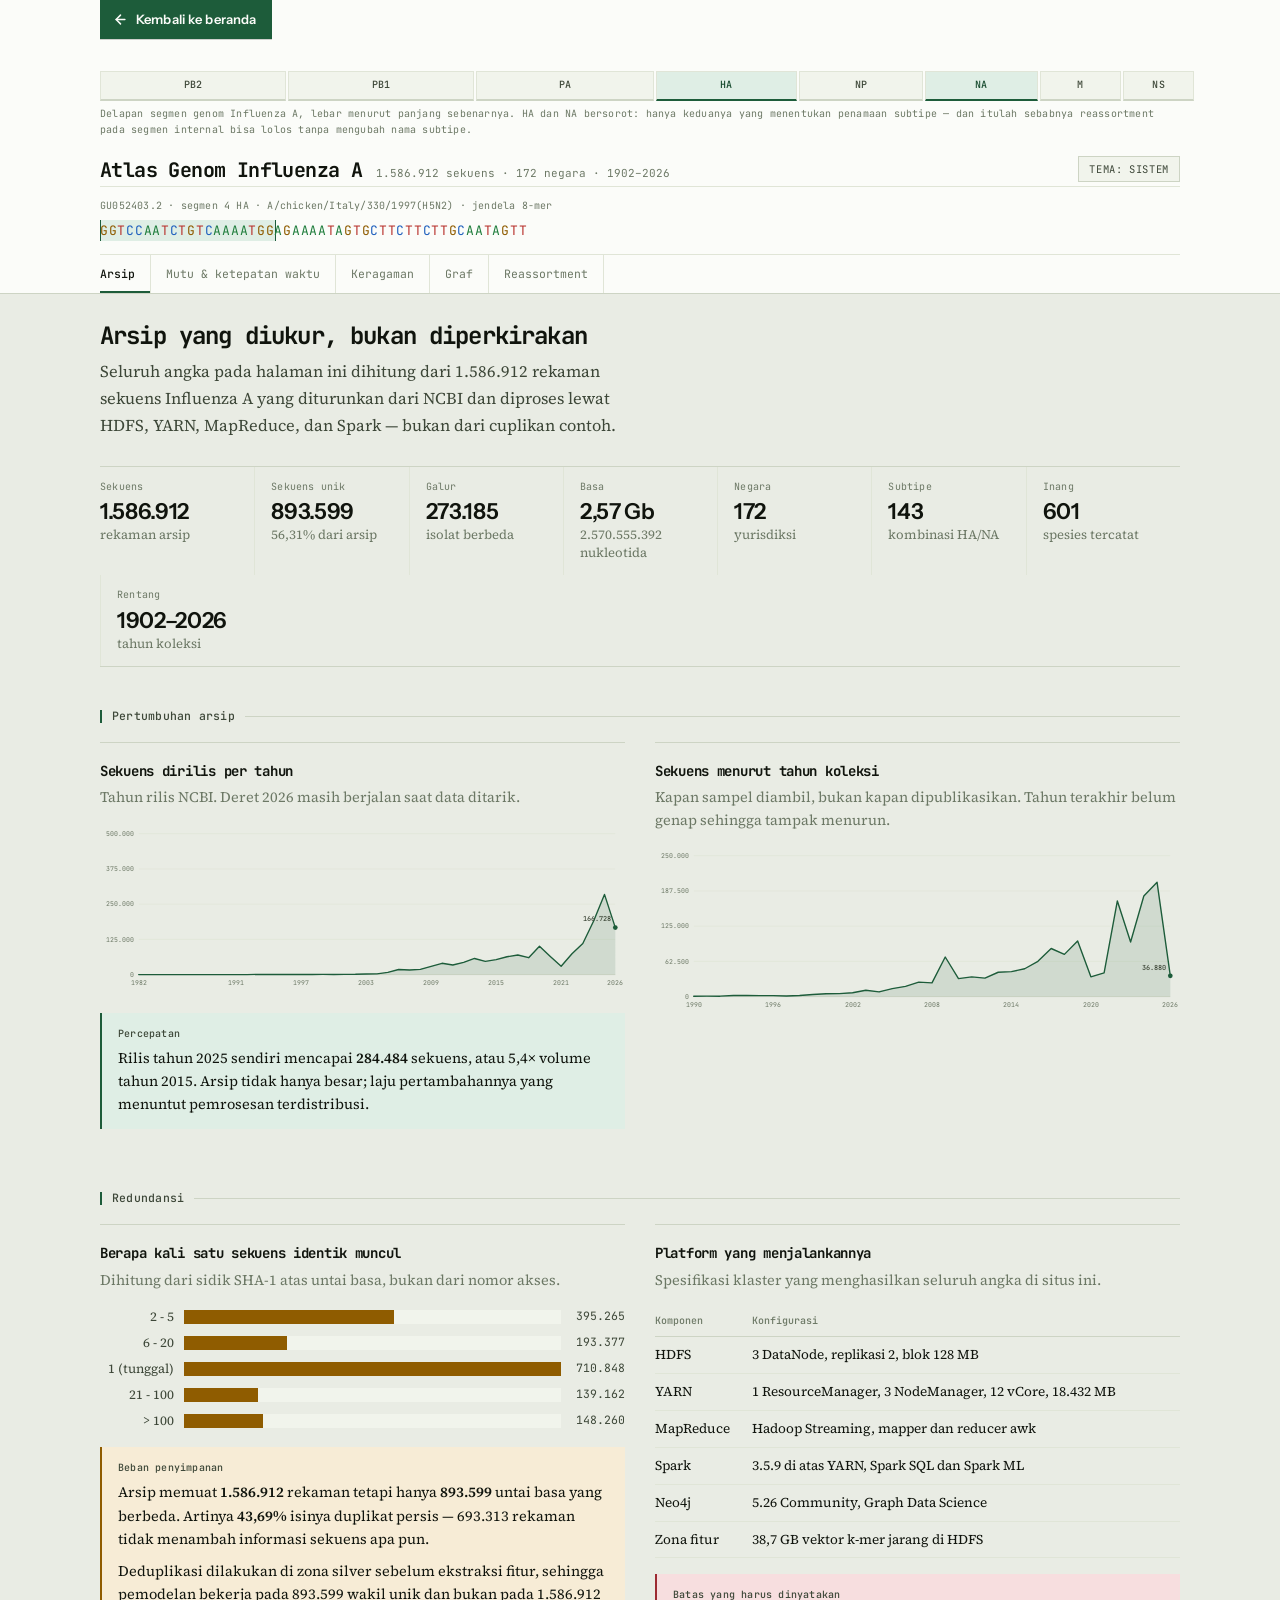
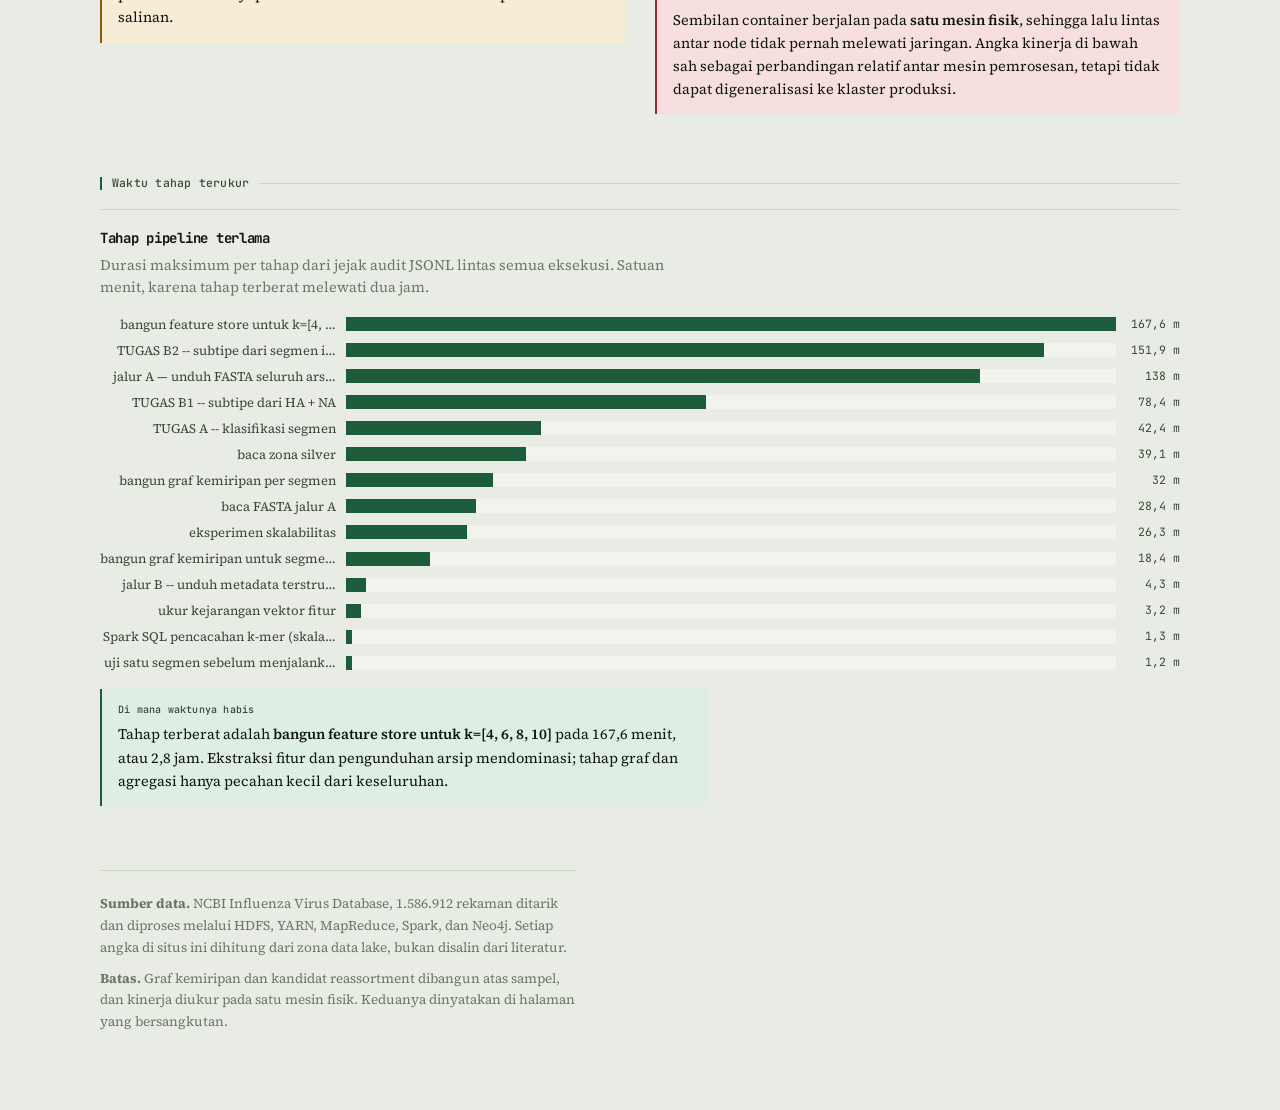
<file: web/index.html>
<!doctype html>
<html lang="id">
<head>
<meta charset="utf-8">
<meta name="viewport" content="width=device-width,initial-scale=1,viewport-fit=cover">
<meta name="description" content="Atlas genom Influenza A: 1.586.912 sekuens NCBI diproses dengan Hadoop, Spark, dan Neo4j.">
<style>

*,*::before,*::after{box-sizing:border-box}
html{color-scheme:light}
:root{padding-top:env(safe-area-inset-top,0px);
      padding-bottom:env(safe-area-inset-bottom,0px)}
body{margin:0}
img{max-width:100%}
[hidden]{display:none!important}
</style>
<title>Atlas Genom Influenza A</title>
<link rel="stylesheet" href="https://fonts.googleapis.com/css2?family=JetBrains+Mono:wght@400;500;700&family=Source+Serif+4:opsz,wght@8..60,400;8..60,600&family=Instrument+Sans:wght@500;600&display=swap">
<style>

:root{
  --ground:#e9ece4; --surface:#fbfcf9; --surface2:#f1f4ec;
  --ink:#10140d; --ink2:#3d4738; --ink3:#6c7865;
  --rule:#cdd4c4; --rule2:#e0e5d7;
  --akos:#1d5c3a; --akos-soft:#dfeee5; --akos-ink:#154a2d;
  --waspada:#8f5c00; --waspada-soft:#f7ecd6;
  --siaga:#9c2b32; --siaga-soft:#f7dedf;
  --bA:#1f7d3c; --bC:#2060bd; --bG:#8f5c00; --bT:#b8332e;

  --d1:#2a78d6; --d2:#eb6834; --d3:#1baf7a; --d4:#eda100;
  --d5:#e87ba4; --d6:#008300; --d7:#4a3aa7; --d8:#e34948;
  --sq1:#cde2fb; --sq2:#9ec5f4; --sq3:#6da7ec;
  --sq4:#3987e5; --sq5:#256abf; --sq6:#104281;
  --disp:"JetBrains Mono","SFMono-Regular",Consolas,monospace;
  --body:"Source Serif 4",Georgia,"Times New Roman",serif;
  --num:"Instrument Sans","Helvetica Neue",Arial,sans-serif;
  --mono:"JetBrains Mono","SFMono-Regular",Consolas,monospace;
}
@media (prefers-color-scheme:dark){:root:not([data-theme="light"]){
  --ground:#0a0c08; --surface:#14180f; --surface2:#1b2015;
  --ink:#e6ebe0; --ink2:#a9b5a0; --ink3:#7b876f;
  --rule:#2b3324; --rule2:#1f2619;
  --akos:#6fc295; --akos-soft:#15291d; --akos-ink:#8ed4ac;
  --waspada:#d9a43f; --waspada-soft:#2e2510;
  --siaga:#e0737c; --siaga-soft:#301618;
  --bA:#58c47f; --bC:#6aa8ea; --bG:#e0a33a; --bT:#ea6f6a;
  --d1:#3987e5; --d2:#d95926; --d3:#199e70; --d4:#c98500;
  --d5:#d55181; --d6:#008300; --d7:#9085e9; --d8:#e66767;
  --sq1:#0d366b; --sq2:#184f95; --sq3:#256abf;
  --sq4:#3987e5; --sq5:#6da7ec; --sq6:#9ec5f4;
  color-scheme:dark;
}}
:root[data-theme="dark"]{
  --ground:#0a0c08; --surface:#14180f; --surface2:#1b2015;
  --ink:#e6ebe0; --ink2:#a9b5a0; --ink3:#7b876f;
  --rule:#2b3324; --rule2:#1f2619;
  --akos:#6fc295; --akos-soft:#15291d; --akos-ink:#8ed4ac;
  --waspada:#d9a43f; --waspada-soft:#2e2510;
  --siaga:#e0737c; --siaga-soft:#301618;
  --bA:#58c47f; --bC:#6aa8ea; --bG:#e0a33a; --bT:#ea6f6a;
  --d1:#3987e5; --d2:#d95926; --d3:#199e70; --d4:#c98500;
  --d5:#d55181; --d6:#008300; --d7:#9085e9; --d8:#e66767;
  --sq1:#0d366b; --sq2:#184f95; --sq3:#256abf;
  --sq4:#3987e5; --sq5:#6da7ec; --sq6:#9ec5f4;
  color-scheme:dark;
}
*{box-sizing:border-box}
body{background:var(--ground);color:var(--ink);font-family:var(--body);
  font-size:16px;line-height:1.62;margin:0;-webkit-font-smoothing:antialiased}
.tw{max-width:1120px;margin:0 auto;padding:0 20px}

header.top{background:var(--surface);border-bottom:1px solid var(--rule)}
.peta{display:flex;gap:2px;align-items:stretch;padding-top:16px}
.peta div{position:relative;height:30px;background:var(--surface2);
  border:1px solid var(--rule2);border-bottom:2px solid var(--rule);
  min-width:0;display:flex;align-items:center;justify-content:center}
.peta div.kunci{border-bottom-color:var(--akos);background:var(--akos-soft)}
.peta b{font-family:var(--mono);font-size:10px;font-weight:500;
  color:var(--ink2);letter-spacing:.02em}
.peta div.kunci b{color:var(--akos-ink)}
.petacap{font-family:var(--mono);font-size:10px;color:var(--ink3);
  margin:5px 0 0;letter-spacing:.02em}
.beranda{display:inline-flex;align-items:center;gap:8px;
  font-family:var(--num);font-size:13px;font-weight:600;letter-spacing:.01em;
  color:var(--surface);background:var(--akos);border:0;
  text-decoration:none;padding:9px 16px 9px 13px;margin:0 0 16px;
  box-shadow:0 1px 0 rgba(0,0,0,.18)}
.beranda:hover{background:var(--akos-ink)}
.beranda:active{transform:translateY(1px)}
.beranda:focus-visible{outline:3px solid var(--akos);outline-offset:2px}
.beranda svg{width:15px;height:15px;flex:none;display:block}
.idrow{display:flex;align-items:flex-end;gap:14px;flex-wrap:wrap;
  padding:18px 0 4px}
.idrow h1{font-family:var(--disp);font-size:20px;font-weight:700;margin:0;
  letter-spacing:-.03em;line-height:1.15}
.idrow .meta{font-family:var(--mono);font-size:11px;color:var(--ink3);
  flex:1;min-width:140px}
.tema{appearance:none;background:none;color:var(--ink3);
  border:1px solid var(--rule);cursor:pointer;font-family:var(--mono);
  font-size:10.5px;padding:5px 9px;white-space:nowrap}
.tema:hover{color:var(--ink);border-color:var(--ink3)}
.tema:focus-visible{outline:2px solid var(--akos);outline-offset:1px}

.seqbox{border-top:1px solid var(--rule2);padding:11px 0 13px}
.seqlab{font-family:var(--mono);font-size:10px;color:var(--ink3);
  margin-bottom:5px;letter-spacing:.02em}
.seqwrap{position:relative;overflow:hidden;height:21px}
.seq{font-family:var(--mono);font-size:13px;line-height:21px;
  letter-spacing:.055em;white-space:nowrap;position:relative;z-index:2}
.seq i{font-style:normal}
.seq .A{color:var(--bA)} .seq .C{color:var(--bC)}
.seq .G{color:var(--bG)} .seq .T{color:var(--bT)}
.kmer{position:absolute;top:0;height:21px;z-index:1;
  background:var(--akos-soft);border-left:1px solid var(--akos);
  border-right:1px solid var(--akos)}
@media (prefers-reduced-motion:no-preference){
  .kmer{animation:geser 24s steps(40) infinite}
}
@keyframes geser{from{transform:translateX(0)}
  to{transform:translateX(var(--jarak,320px))}}

nav.tracks{display:flex;gap:0;overflow-x:auto;scrollbar-width:none;
  border-top:1px solid var(--rule2)}
nav.tracks::-webkit-scrollbar{display:none}
nav.tracks button{appearance:none;background:none;border:0;cursor:pointer;
  font-family:var(--mono);font-size:11.5px;color:var(--ink3);
  padding:11px 15px 12px;white-space:nowrap;position:relative;
  border-right:1px solid var(--rule2)}
nav.tracks button:first-child{padding-left:0}
nav.tracks button:hover{color:var(--ink2);background:var(--surface2)}
nav.tracks button[aria-selected="true"]{color:var(--ink);font-weight:500}
nav.tracks button[aria-selected="true"]::after{content:"";position:absolute;
  left:0;right:0;bottom:0;height:2px;background:var(--akos)}
nav.tracks button:first-child[aria-selected="true"]::after{left:0}
nav.tracks button:focus-visible{outline:2px solid var(--akos);
  outline-offset:-2px}

main{max-width:1120px;margin:0 auto;padding:0 20px;padding-block:28px 60px}
.lede{max-width:66ch;margin:0 0 26px}
.lede h2{font-family:var(--disp);font-size:24px;font-weight:700;margin:0 0 9px;
  letter-spacing:-.035em;line-height:1.2;text-wrap:balance}
.lede p{margin:0;color:var(--ink2);font-size:16.5px}

h3.sec{display:flex;align-items:center;gap:10px;margin:40px 0 16px;
  font-family:var(--mono);font-size:11.5px;font-weight:500;color:var(--ink2);
  letter-spacing:.02em}
h3.sec::before{content:"";width:2px;height:13px;background:var(--akos);
  flex:none}
h3.sec::after{content:"";flex:1;height:1px;background:var(--rule)}

.card{background:none;border:0;border-top:1px solid var(--rule);
  padding:17px 0 20px;min-width:0}
.card:first-of-type{border-top:0;padding-top:4px}
.card h4{font-family:var(--disp);font-size:14px;font-weight:700;margin:0 0 4px;
  letter-spacing:-.02em}
.card .cap{font-size:14.5px;color:var(--ink3);margin:0 0 15px;line-height:1.55;
  max-width:74ch}
.grid{display:grid;gap:0 30px;grid-template-columns:repeat(auto-fit,minmax(330px,1fr))}
.grid.w2{grid-template-columns:repeat(auto-fit,minmax(450px,1fr))}
.grid>.card{border-top:1px solid var(--rule)}
.grid>.card:first-of-type{border-top:1px solid var(--rule);padding-top:17px}
.card.span{grid-column:1/-1}

.strip{display:grid;gap:0;grid-template-columns:repeat(auto-fit,minmax(138px,1fr));
  border-top:1px solid var(--rule);border-bottom:1px solid var(--rule)}
.strip div{padding:12px 16px 13px;min-width:0;border-left:1px solid var(--rule2)}
.strip div:first-child{border-left:0;padding-left:0}
.strip .k{font-family:var(--mono);font-size:10px;color:var(--ink3);
  display:block;margin-bottom:4px;letter-spacing:.02em}
.strip .v{font-family:var(--num);font-size:22px;font-weight:600;
  letter-spacing:-.015em;display:block;line-height:1.15}
.strip .n{font-size:13px;color:var(--ink3);display:block;margin-top:2px;
  line-height:1.4}

.ins{border-left:2px solid var(--akos);background:var(--akos-soft);
  padding:13px 16px;margin:16px 0 0;max-width:76ch}
.ins.w{border-left-color:var(--waspada);background:var(--waspada-soft)}
.ins.s{border-left-color:var(--siaga);background:var(--siaga-soft)}
.ins b.t{font-family:var(--mono);font-size:10px;letter-spacing:.02em;
  display:block;margin-bottom:5px;color:var(--ink2);font-weight:500}
.ins p b{font-weight:600;color:inherit;font-family:inherit;font-size:inherit}
.ins p{margin:0;font-size:14.5px;color:var(--ink);line-height:1.6}
.ins p+p{margin-top:9px}

.hb{display:grid;grid-template-columns:minmax(74px,auto) 1fr minmax(54px,auto);
  gap:5px 10px;align-items:center;font-size:13.5px}
.hb .l{color:var(--ink2);text-align:right;overflow:hidden;
  text-overflow:ellipsis;white-space:nowrap;min-width:0;font-size:13px}
.hb .t{background:var(--surface2);height:14px;position:relative;min-width:0}
.hb .t i{position:absolute;inset:0 auto 0 0;background:var(--akos);display:block}
.hb .v{font-family:var(--mono);font-size:11.5px;color:var(--ink2);
  font-variant-numeric:tabular-nums;text-align:right}
.hb.alt .t i{background:var(--d2)}
.hb.warn .t i{background:var(--waspada)}

.pb{display:flex;height:20px;border:1px solid var(--rule);overflow:hidden}
.pb span{display:block;min-width:0}
.pb span+span{border-left:2px solid var(--surface)}
.lg{display:flex;flex-wrap:wrap;gap:6px 16px;margin-top:12px;font-size:13px}
.lg div{display:flex;align-items:center;gap:6px;min-width:0;color:var(--ink2)}
.lg i{width:9px;height:9px;flex:none;display:block}
.lg b{font-family:var(--mono);font-size:11px;font-variant-numeric:tabular-nums;
  color:var(--ink2);font-weight:400}

.mx{overflow-x:auto}
.mx table{border-collapse:collapse;font-size:12px;min-width:100%}
.mx th{font-family:var(--mono);font-size:10px;color:var(--ink3);
  font-weight:500;padding:5px 7px;text-align:center;white-space:nowrap}
.mx th.rh{text-align:right}
.mx td{padding:0;border:1px solid var(--surface)}
.mx td span{display:block;padding:7px 8px;text-align:center;
  background:var(--surface2);
  font-family:var(--mono);font-size:11px;font-variant-numeric:tabular-nums;
  color:var(--ink)}

.tw2{overflow-x:auto;margin-top:4px}
table.dt{border-collapse:collapse;width:100%;font-size:13.5px;min-width:460px}
table.dt th{font-family:var(--mono);font-size:10px;color:var(--ink3);
  font-weight:500;text-align:left;padding:7px 10px 7px 0;
  border-bottom:1px solid var(--rule);white-space:nowrap}
table.dt td{padding:7px 10px 7px 0;border-bottom:1px solid var(--rule2);
  vertical-align:top}
table.dt td.n{font-family:var(--mono);font-variant-numeric:tabular-nums;
  text-align:right;white-space:nowrap;font-size:12.5px}
table.dt tbody tr:hover{background:var(--surface2)}
code{font-family:var(--mono);font-size:.86em;color:var(--ink2)}

svg.ch{display:block;width:100%;height:auto;max-width:100%}
svg.ch .grid{stroke:var(--rule2);stroke-width:1}
svg.ch .axis{stroke:var(--rule);stroke-width:1}
svg.ch .tk{font-family:var(--mono);font-size:9.5px;fill:var(--ink3)}
svg.ch .ln{fill:none;stroke:var(--akos);stroke-width:2;
  stroke-linejoin:round;stroke-linecap:round}
svg.ch .ar{fill:var(--akos);opacity:.12}
svg.ch .dot{fill:var(--akos)}
svg.ch .vb{fill:var(--akos);opacity:.8}
svg.ch .lb{font-family:var(--mono);font-size:10px;fill:var(--ink2);
  font-weight:500}
svg.ch .lay{stroke:var(--surface);stroke-width:2}
svg.ch .nd{stroke:var(--surface);stroke-width:2}
svg.ch .eg{fill:none;stroke:var(--ink3);opacity:.4}
svg.ch .rim{fill:none;stroke:var(--rule2);stroke-width:1}
svg.ch .sl{font-family:var(--mono);font-size:10px;font-weight:500}

#tip{position:fixed;z-index:90;pointer-events:none;opacity:0;
  transition:opacity .09s;background:var(--surface);color:var(--ink);
  border:1px solid var(--ink3);padding:8px 11px;font-size:13px;
  max-width:270px;line-height:1.45;font-family:var(--body)}
#tip b{font-family:var(--mono);font-size:11.5px;
  font-variant-numeric:tabular-nums}
#tip .tl{display:block;font-family:var(--mono);font-size:10px;
  color:var(--ink3);margin-bottom:3px}
.hb .t,.mx td span,svg.ch .vb,svg.ch .nd,svg.ch .lay,.pb span{cursor:default}

footer{border-top:1px solid var(--rule);margin-top:44px;padding-block:22px 8px;
  font-size:13.5px;color:var(--ink3);max-width:68ch}
footer p{margin:0 0 9px}
@media (max-width:560px){
  .lede h2{font-size:20px}
  .idrow h1{font-size:17px}
  .strip .v{font-size:19px}
  .strip div{padding:11px 12px;border-left:0;border-top:1px solid var(--rule2)}
  .strip div:first-child{border-top:0}
  .hb{grid-template-columns:minmax(58px,auto) 1fr minmax(46px,auto)}
  .peta b{font-size:8.5px}
  .grid{gap:0}
}
@media (prefers-reduced-motion:reduce){*{transition:none!important;
  animation:none!important}}</style>
<style>
.tema{appearance:none;background:var(--surface2);color:var(--ink2);
  border:1px solid var(--rule);cursor:pointer;font-family:var(--mono);
  font-size:10.5px;letter-spacing:.06em;text-transform:uppercase;
  padding:5px 10px;margin-left:auto;white-space:nowrap}
.tema:hover{color:var(--ink);border-color:var(--ink3)}
.tema:focus-visible{outline:2px solid var(--akos);outline-offset:1px}
</style>

</head>
<body>
<header class="top">
  <div class="tw">
    <a class="beranda" href="../index.html"><svg viewBox="0 0 24 24" fill="none" stroke="currentColor" stroke-width="2.4" stroke-linecap="round" stroke-linejoin="round" aria-hidden="true"><path d="M19 12H5"/><path d="M12 19l-7-7 7-7"/></svg>Kembali ke beranda</a>
    <div class="peta" id="peta" aria-hidden="true"></div>
    <p class="petacap">Delapan segmen genom Influenza A, lebar menurut
      panjang sebenarnya. HA dan NA bersorot: hanya keduanya yang
      menentukan penamaan subtipe &mdash; dan itulah sebabnya reassortment
      pada segmen internal bisa lolos tanpa mengubah nama subtipe.</p>
    <div class="idrow">
      <h1>Atlas Genom Influenza A</h1>
      <span class="meta">1.586.912 sekuens &middot; 172 negara &middot;
        1902&ndash;2026</span>
      <button class="tema" id="tema" type="button"
        aria-label="Ganti tema tampilan">tema: sistem</button>
    </div>
    <div class="seqbox">
      <div class="seqlab" id="seqlab"></div>
      <div class="seqwrap">
        <div class="kmer" id="kmer"></div>
        <div class="seq" id="seq"></div>
      </div>
    </div>
    <nav class="tracks" role="tablist" id="nav"></nav>
  </div>
</header>

<main id="main"></main>

<script>
const D = {"ringkas":{"sekuens":1586912,"accession_unik":1586912,"sekuens_unik":893599,"wakil_unik":893599,"negara":172,"subtipe":143,"inang":601,"galur":273185,"tahun_min":1902,"tahun_maks":2026,"basa_total":2570555392},"rilis":[[1982,17],[1983,3],[1985,5],[1988,3],[1989,12],[1990,5],[1991,13],[1992,5],[1993,646],[1994,164],[1995,98],[1996,114],[1997,352],[1998,225],[1999,584],[2000,422],[2001,931],[2002,984],[2003,2028],[2004,2606],[2005,7975],[2006,17989],[2007,16315],[2008,18292],[2009,29339],[2010,40010],[2011,34121],[2012,43364],[2013,57191],[2014,47013],[2015,52972],[2016,63334],[2017,69359],[2018,59914],[2019,100712],[2020,64512],[2021,29422],[2022,73813],[2023,110238],[2024,190206],[2025,284484],[2026,166728]],"koleksi":[[1918,23],[1925,8],[1927,15],[1931,24],[1933,53],[1934,344],[1935,56],[1936,8],[1940,16],[1942,26],[1943,32],[1945,8],[1946,25],[1947,33],[1948,24],[1949,45],[1950,30],[1951,49],[1953,23],[1954,32],[1956,111],[1957,225],[1958,63],[1959,47],[1960,31],[1961,33],[1962,9],[1963,153],[1964,35],[1965,63],[1966,85],[1967,123],[1968,759],[1969,81],[1970,64],[1971,105],[1972,204],[1973,130],[1974,284],[1975,552],[1976,1427],[1977,1305],[1978,918],[1979,1000],[1980,751],[1981,770],[1982,783],[1983,1252],[1984,596],[1985,734],[1986,857],[1987,811],[1988,774],[1989,619],[1990,503],[1991,816],[1992,708],[1993,1922],[1994,1898],[1995,1728],[1996,1644],[1997,1121],[1998,1846],[1999,3709],[2000,5028],[2001,5158],[2002,6844],[2003,11186],[2004,8242],[2005,14132],[2006,18004],[2007,25638],[2008,24364],[2009,70208],[2010,31852],[2011,34865],[2012,32715],[2013,43171],[2014,44229],[2015,49396],[2016,62566],[2017,85298],[2018,74902],[2019,98440],[2020,34996],[2021,42129],[2022,169652],[2023,96729],[2024,178505],[2025,202788],[2026,36880]],"dup":[{"ember":"2 - 5","count":395265},{"ember":"6 - 20","count":193377},{"ember":"1 (tunggal)","count":710848},{"ember":"21 - 100","count":139162},{"ember":"> 100","count":148260}],"jeda":{"n":1523803,"rata":2.04,"median":1.0,"p90":6.0},"jeda_seb":[[0,481067],[1,463165],[2,175357],[3,124175],[4,74070],[5,52434],[6,38854],[7,32954],[8,20955],[9,15744],[10,10420],[11,8591],[12,7019],[13,3949],[14,3384],[15,2539],[16,1589],[17,2006],[18,1210],[19,1138],[20,1431],[21,593],[22,333],[23,185],[24,196],[25,65],[26,121],[27,163],[28,54],[29,26],[30,16]],"jeda_tren":[[1990,20.338,503],[1991,19.415,816],[1992,19.346,708],[1993,17.482,1922],[1994,16.591,1889],[1995,14.509,1728],[1996,14.053,1644],[1997,12.762,1121],[1998,11.79,1846],[1999,10.394,3709],[2000,9.738,5028],[2001,9.134,5158],[2002,7.859,6844],[2003,7.386,11186],[2004,5.892,8242],[2005,5.513,14132],[2006,5.327,18004],[2007,3.936,25638],[2008,4.028,24364],[2009,2.578,70208],[2010,3.545,31852],[2011,3.365,34865],[2012,3.099,32715],[2013,2.876,43171],[2014,2.88,44229],[2015,2.591,49396],[2016,1.788,62566],[2017,2.052,85298],[2018,1.73,74902],[2019,2.284,98440],[2020,1.964,34996],[2021,1.905,42129],[2022,1.521,169652],[2023,1.016,96729],[2024,0.61,178505],[2025,0.399,202788],[2026,0.0,36880]],"presisi":[{"presisi_tanggal":"hari","count":1402264},{"presisi_tanggal":"tahun","count":70145},{"presisi_tanggal":"bulan","count":68044},{"presisi_tanggal":"tidak_ada","count":46459}],"kelengkapan":[{"kelengkapan":"partial","count":1575650},{"kelengkapan":"complete","count":10870},{"kelengkapan":null,"count":392}],"sumber_sub":[{"subtipe_sumber":"metadata","count":1530534},{"subtipe_sumber":"tidak_diketahui","count":48823},{"subtipe_sumber":"defline","count":7555}],"sumber_seg":[{"segmen_sumber":"metadata","count":1562409},{"segmen_sumber":"defline_gen","count":20860},{"segmen_sumber":"tidak_diketahui","count":3067},{"segmen_sumber":"defline_segment","count":576}],"ambigu":[{"ember":"< 0,1%","count":50585},{"ember":"0 (bersih)","count":1503183},{"ember":"1 - 5%","count":4671},{"ember":"0,1 - 1%","count":28470},{"ember":">= 5%","count":3}],"rongga":[{"kolom":"subtipe","kosong":48823},{"kolom":"inang","kosong":59790},{"kolom":"negara","kosong":30153},{"kolom":"tahun_koleksi","kosong":46459},{"kolom":"isolat","kosong":14217},{"kolom":"segmen","kosong":3067}],"segmen":[{"segmen":1,"n":178568,"panjang_rata":2284.5,"gc_rata":43.96,"ambigu_rata":0.0161,"subtipe_unik":132},{"segmen":2,"n":174269,"panjang_rata":2281.9,"gc_rata":42.26,"ambigu_rata":0.0172,"subtipe_unik":131},{"segmen":3,"n":177554,"panjang_rata":2171.3,"gc_rata":42.99,"ambigu_rata":0.0147,"subtipe_unik":131},{"segmen":4,"n":269754,"panjang_rata":1618.6,"gc_rata":41.59,"ambigu_rata":0.0137,"subtipe_unik":136},{"segmen":5,"n":183090,"panjang_rata":1516.9,"gc_rata":45.93,"ambigu_rata":0.0115,"subtipe_unik":132},{"segmen":6,"n":217937,"panjang_rata":1407.2,"gc_rata":42.53,"ambigu_rata":0.0121,"subtipe_unik":133},{"segmen":7,"n":197358,"panjang_rata":990.3,"gc_rata":47.37,"ambigu_rata":0.0089,"subtipe_unik":131},{"segmen":8,"n":185315,"panjang_rata":853.0,"gc_rata":43.09,"ambigu_rata":0.0111,"subtipe_unik":133}],"seg_nol":[{"segmen":null,"n":3067,"panjang_rata":1584.7,"gc_rata":45.88,"ambigu_rata":0.0028,"subtipe_unik":19}],"subtipe":[{"subtipe":"H3N2","count":568329},{"subtipe":"H1N1","count":433463},{"subtipe":"H5N1","count":214639},{"subtipe":"H9N2","count":66791},{"subtipe":"H1N2","count":47468},{"subtipe":"H3N8","count":32973},{"subtipe":"H4N6","count":18280},{"subtipe":"H5N2","count":15067},{"subtipe":"H7N9","count":10716},{"subtipe":"H5N8","count":8769},{"subtipe":"H6N2","count":8502},{"subtipe":"H7N3","count":8375},{"subtipe":"H5N6","count":7212},{"subtipe":"H10N7","count":7103},{"subtipe":"H6N1","count":6592},{"subtipe":"H6N6","count":5620},{"subtipe":"H11N9","count":4953},{"subtipe":"H7N7","count":3870},{"subtipe":"H6N8","count":3530},{"subtipe":"H7N2","count":3403}],"negara":[{"negara":"USA","count":988942},{"negara":"China","count":119502},{"negara":"Canada","count":51648},{"negara":"New Zealand","count":31131},{"negara":"France","count":24818},{"negara":"United Kingdom","count":22257},{"negara":"Australia","count":20631},{"negara":"Germany","count":19033},{"negara":"Viet Nam","count":18168},{"negara":"Japan","count":16041},{"negara":"South Korea","count":14342},{"negara":"Mexico","count":13360},{"negara":"Italy","count":13101},{"negara":"Bangladesh","count":12437},{"negara":"Taiwan","count":12092},{"negara":"Chile","count":11966},{"negara":"Netherlands","count":10309},{"negara":"Singapore","count":9777},{"negara":"Thailand","count":9676},{"negara":"Hong Kong","count":9661},{"negara":"Switzerland","count":9411},{"negara":"Nicaragua","count":8998},{"negara":"Egypt","count":8327},{"negara":"India","count":7090},{"negara":"Kenya","count":7047}],"wilayah":[{"wilayah":"North America","count":1067872},{"wilayah":"Asia","count":256954},{"wilayah":"Europe","count":133653},{"wilayah":"Oceania","count":52018},{"wilayah":"South America","count":26920},{"wilayah":"Africa","count":26309},{"wilayah":null,"count":22665},{"wilayah":"Antarctica","count":521}],"inang":[{"inang":"Homo sapiens","count":895782},{"inang":"Sus scrofa","count":140331},{"inang":"Gallus gallus","count":109492},{"inang":"Anas platyrhynchos","count":66566},{"inang":"Anatidae","count":44724},{"inang":"Bos taurus","count":36769},{"inang":"Meleagris gallopavo","count":16166},{"inang":"Arenaria interpres","count":14983},{"inang":"Branta canadensis","count":13867},{"inang":"Aves","count":11780},{"inang":"Sus scrofa scrofa","count":11158},{"inang":"Spatula discors","count":10784},{"inang":"Equus caballus","count":10473},{"inang":"Anas acuta","count":8539},{"inang":"Anser caerulescens","count":6807}],"sub_tahun":[{"tahun_koleksi":1990,"subtipe":"H3N8","count":16},{"tahun_koleksi":1990,"subtipe":"H1N1","count":68},{"tahun_koleksi":1990,"subtipe":"H3N2","count":133},{"tahun_koleksi":1990,"subtipe":"H4N6","count":16},{"tahun_koleksi":1991,"subtipe":"H3N2","count":308},{"tahun_koleksi":1991,"subtipe":"H5N2","count":14},{"tahun_koleksi":1991,"subtipe":"H5N1","count":22},{"tahun_koleksi":1991,"subtipe":"H9N2","count":16},{"tahun_koleksi":1991,"subtipe":"H1N1","count":103},{"tahun_koleksi":1991,"subtipe":"H4N6","count":16},{"tahun_koleksi":1991,"subtipe":"H3N8","count":164},{"tahun_koleksi":1992,"subtipe":"H4N6","count":8},{"tahun_koleksi":1992,"subtipe":"H5N2","count":8},{"tahun_koleksi":1992,"subtipe":"H1N1","count":104},{"tahun_koleksi":1992,"subtipe":"H3N2","count":364},{"tahun_koleksi":1992,"subtipe":"H3N8","count":84},{"tahun_koleksi":1993,"subtipe":"H3N2","count":832},{"tahun_koleksi":1993,"subtipe":"H5N2","count":52},{"tahun_koleksi":1993,"subtipe":"H3N8","count":654},{"tahun_koleksi":1993,"subtipe":"H1N1","count":216},{"tahun_koleksi":1994,"subtipe":"H3N2","count":640},{"tahun_koleksi":1994,"subtipe":"H9N2","count":8},{"tahun_koleksi":1994,"subtipe":"H1N1","count":190},{"tahun_koleksi":1994,"subtipe":"H3N8","count":184},{"tahun_koleksi":1994,"subtipe":"H5N2","count":190},{"tahun_koleksi":1994,"subtipe":"H4N6","count":8},{"tahun_koleksi":1994,"subtipe":"H1N2","count":32},{"tahun_koleksi":1995,"subtipe":"H5N2","count":174},{"tahun_koleksi":1995,"subtipe":"H1N1","count":305},{"tahun_koleksi":1995,"subtipe":"H3N8","count":50},{"tahun_koleksi":1995,"subtipe":"H4N6","count":16},{"tahun_koleksi":1995,"subtipe":"H9N2","count":9},{"tahun_koleksi":1995,"subtipe":"H3N2","count":640},{"tahun_koleksi":1996,"subtipe":"H3N2","count":798},{"tahun_koleksi":1996,"subtipe":"H5N2","count":32},{"tahun_koleksi":1996,"subtipe":"H3N8","count":17},{"tahun_koleksi":1996,"subtipe":"H1N2","count":37},{"tahun_koleksi":1996,"subtipe":"H1N1","count":317},{"tahun_koleksi":1996,"subtipe":"H9N2","count":19},{"tahun_koleksi":1996,"subtipe":"H5N1","count":2},{"tahun_koleksi":1996,"subtipe":"H4N6","count":22},{"tahun_koleksi":1997,"subtipe":"H3N2","count":479},{"tahun_koleksi":1997,"subtipe":"H5N2","count":109},{"tahun_koleksi":1997,"subtipe":"H1N1","count":109},{"tahun_koleksi":1997,"subtipe":"H5N1","count":52},{"tahun_koleksi":1997,"subtipe":"H3N8","count":43},{"tahun_koleksi":1997,"subtipe":"H1N2","count":22},{"tahun_koleksi":1997,"subtipe":"H9N2","count":40},{"tahun_koleksi":1997,"subtipe":"H4N6","count":3},{"tahun_koleksi":1998,"subtipe":"H3N8","count":117},{"tahun_koleksi":1998,"subtipe":"H4N6","count":13},{"tahun_koleksi":1998,"subtipe":"H5N2","count":130},{"tahun_koleksi":1998,"subtipe":"H1N1","count":171},{"tahun_koleksi":1998,"subtipe":"H3N2","count":710},{"tahun_koleksi":1998,"subtipe":"H1N2","count":16},{"tahun_koleksi":1998,"subtipe":"H9N2","count":132},{"tahun_koleksi":1998,"subtipe":"H5N1","count":6},{"tahun_koleksi":1999,"subtipe":"H5N2","count":33},{"tahun_koleksi":1999,"subtipe":"H4N6","count":71},{"tahun_koleksi":1999,"subtipe":"H3N8","count":165},{"tahun_koleksi":1999,"subtipe":"H1N1","count":396},{"tahun_koleksi":1999,"subtipe":"H5N1","count":16},{"tahun_koleksi":1999,"subtipe":"H9N2","count":119},{"tahun_koleksi":1999,"subtipe":"H3N2","count":1616},{"tahun_koleksi":1999,"subtipe":"H1N2","count":71},{"tahun_koleksi":2000,"subtipe":"H3N8","count":39},{"tahun_koleksi":2000,"subtipe":"H5N2","count":141},{"tahun_koleksi":2000,"subtipe":"H9N2","count":224},{"tahun_koleksi":2000,"subtipe":"H1N1","count":1171},{"tahun_koleksi":2000,"subtipe":"H1N2","count":42},{"tahun_koleksi":2000,"subtipe":"H5N1","count":39},{"tahun_koleksi":2000,"subtipe":"H3N2","count":1504},{"tahun_koleksi":2000,"subtipe":"H4N6","count":92},{"tahun_koleksi":2001,"subtipe":"H4N6","count":65},{"tahun_koleksi":2001,"subtipe":"H1N1","count":1581},{"tahun_koleksi":2001,"subtipe":"H5N2","count":120},{"tahun_koleksi":2001,"subtipe":"H1N2","count":52},{"tahun_koleksi":2001,"subtipe":"H3N2","count":902},{"tahun_koleksi":2001,"subtipe":"H9N2","count":340},{"tahun_koleksi":2001,"subtipe":"H3N8","count":30},{"tahun_koleksi":2001,"subtipe":"H5N1","count":177},{"tahun_koleksi":2002,"subtipe":"H5N2","count":181},{"tahun_koleksi":2002,"subtipe":"H4N6","count":207},{"tahun_koleksi":2002,"subtipe":"H5N1","count":228},{"tahun_koleksi":2002,"subtipe":"H3N8","count":81},{"tahun_koleksi":2002,"subtipe":"H9N2","count":347},{"tahun_koleksi":2002,"subtipe":"H3N2","count":2289},{"tahun_koleksi":2002,"subtipe":"H1N1","count":715},{"tahun_koleksi":2002,"subtipe":"H1N2","count":167},{"tahun_koleksi":2003,"subtipe":"H3N8","count":2380},{"tahun_koleksi":2003,"subtipe":"H3N2","count":4186},{"tahun_koleksi":2003,"subtipe":"H1N1","count":1105},{"tahun_koleksi":2003,"subtipe":"H5N2","count":91},{"tahun_koleksi":2003,"subtipe":"H4N6","count":123},{"tahun_koleksi":2003,"subtipe":"H5N1","count":392},{"tahun_koleksi":2003,"subtipe":"H1N2","count":469},{"tahun_koleksi":2003,"subtipe":"H9N2","count":570},{"tahun_koleksi":2004,"subtipe":"H3N2","count":4106},{"tahun_koleksi":2004,"subtipe":"H1N1","count":679},{"tahun_koleksi":2004,"subtipe":"H5N1","count":565},{"tahun_koleksi":2004,"subtipe":"H1N2","count":323},{"tahun_koleksi":2004,"subtipe":"H4N6","count":91},{"tahun_koleksi":2004,"subtipe":"H3N8","count":92},{"tahun_koleksi":2004,"subtipe":"H9N2","count":647},{"tahun_koleksi":2004,"subtipe":"H5N2","count":76},{"tahun_koleksi":2005,"subtipe":"H3N2","count":4656},{"tahun_koleksi":2005,"subtipe":"H4N6","count":374},{"tahun_koleksi":2005,"subtipe":"H3N8","count":676},{"tahun_koleksi":2005,"subtipe":"H5N1","count":1397},{"tahun_koleksi":2005,"subtipe":"H5N2","count":204},{"tahun_koleksi":2005,"subtipe":"H1N1","count":1661},{"tahun_koleksi":2005,"subtipe":"H1N2","count":285},{"tahun_koleksi":2005,"subtipe":"H9N2","count":782},{"tahun_koleksi":2006,"subtipe":"H9N2","count":621},{"tahun_koleksi":2006,"subtipe":"H1N2","count":282},{"tahun_koleksi":2006,"subtipe":"H3N2","count":2997},{"tahun_koleksi":2006,"subtipe":"H5N2","count":1162},{"tahun_koleksi":2006,"subtipe":"H5N1","count":3159},{"tahun_koleksi":2006,"subtipe":"H4N6","count":1004},{"tahun_koleksi":2006,"subtipe":"H3N8","count":875},{"tahun_koleksi":2006,"subtipe":"H1N1","count":2754},{"tahun_koleksi":2007,"subtipe":"H1N2","count":372},{"tahun_koleksi":2007,"subtipe":"H4N6","count":1477},{"tahun_koleksi":2007,"subtipe":"H1N1","count":5855},{"tahun_koleksi":2007,"subtipe":"H3N8","count":2253},{"tahun_koleksi":2007,"subtipe":"H9N2","count":1078},{"tahun_koleksi":2007,"subtipe":"H3N2","count":5316},{"tahun_koleksi":2007,"subtipe":"H5N1","count":3215},{"tahun_koleksi":2007,"subtipe":"H5N2","count":610},{"tahun_koleksi":2008,"subtipe":"H5N2","count":292},{"tahun_koleksi":2008,"subtipe":"H1N2","count":462},{"tahun_koleksi":2008,"subtipe":"H9N2","count":905},{"tahun_koleksi":2008,"subtipe":"H1N1","count":6657},{"tahun_koleksi":2008,"subtipe":"H4N6","count":1419},{"tahun_koleksi":2008,"subtipe":"H3N2","count":4931},{"tahun_koleksi":2008,"subtipe":"H3N8","count":1262},{"tahun_koleksi":2008,"subtipe":"H5N1","count":1639},{"tahun_koleksi":2009,"subtipe":"H3N2","count":6653},{"tahun_koleksi":2009,"subtipe":"H4N6","count":2090},{"tahun_koleksi":2009,"subtipe":"H5N2","count":343},{"tahun_koleksi":2009,"subtipe":"H1N2","count":721},{"tahun_koleksi":2009,"subtipe":"H5N1","count":1047},{"tahun_koleksi":2009,"subtipe":"H1N1","count":48726},{"tahun_koleksi":2009,"subtipe":"H9N2","count":1651},{"tahun_koleksi":2009,"subtipe":"H3N8","count":1557},{"tahun_koleksi":2010,"subtipe":"H9N2","count":1221},{"tahun_koleksi":2010,"subtipe":"H1N2","count":1320},{"tahun_koleksi":2010,"subtipe":"H4N6","count":1120},{"tahun_koleksi":2010,"subtipe":"H1N1","count":12541},{"tahun_koleksi":2010,"subtipe":"H5N2","count":227},{"tahun_koleksi":2010,"subtipe":"H3N8","count":1718},{"tahun_koleksi":2010,"subtipe":"H5N1","count":1568},{"tahun_koleksi":2010,"subtipe":"H3N2","count":7053},{"tahun_koleksi":2011,"subtipe":"H5N2","count":606},{"tahun_koleksi":2011,"subtipe":"H5N1","count":1935},{"tahun_koleksi":2011,"subtipe":"H1N1","count":11019},{"tahun_koleksi":2011,"subtipe":"H1N2","count":3563},{"tahun_koleksi":2011,"subtipe":"H3N8","count":1130},{"tahun_koleksi":2011,"subtipe":"H9N2","count":2122},{"tahun_koleksi":2011,"subtipe":"H3N2","count":8324},{"tahun_koleksi":2011,"subtipe":"H4N6","count":815},{"tahun_koleksi":2012,"subtipe":"H5N2","count":135},{"tahun_koleksi":2012,"subtipe":"H3N8","count":618},{"tahun_koleksi":2012,"subtipe":"H9N2","count":1888},{"tahun_koleksi":2012,"subtipe":"H3N2","count":13589},{"tahun_koleksi":2012,"subtipe":"H1N1","count":6403},{"tahun_koleksi":2012,"subtipe":"H4N6","count":361},{"tahun_koleksi":2012,"subtipe":"H5N1","count":1769},{"tahun_koleksi":2012,"subtipe":"H1N2","count":2017},{"tahun_koleksi":2013,"subtipe":"H9N2","count":4360},{"tahun_koleksi":2013,"subtipe":"H1N2","count":2071},{"tahun_koleksi":2013,"subtipe":"H3N2","count":13392},{"tahun_koleksi":2013,"subtipe":"H1N1","count":8763},{"tahun_koleksi":2013,"subtipe":"H4N6","count":459},{"tahun_koleksi":2013,"subtipe":"H5N2","count":290},{"tahun_koleksi":2013,"subtipe":"H3N8","count":473},{"tahun_koleksi":2013,"subtipe":"H5N1","count":1666},{"tahun_koleksi":2014,"subtipe":"H1N2","count":2051},{"tahun_koleksi":2014,"subtipe":"H3N8","count":553},{"tahun_koleksi":2014,"subtipe":"H5N1","count":1147},{"tahun_koleksi":2014,"subtipe":"H4N6","count":409},{"tahun_koleksi":2014,"subtipe":"H1N1","count":8899},{"tahun_koleksi":2014,"subtipe":"H3N2","count":13513},{"tahun_koleksi":2014,"subtipe":"H5N2","count":438},{"tahun_koleksi":2014,"subtipe":"H9N2","count":2758},{"tahun_koleksi":2015,"subtipe":"H1N1","count":8097},{"tahun_koleksi":2015,"subtipe":"H4N6","count":683},{"tahun_koleksi":2015,"subtipe":"H3N8","count":1258},{"tahun_koleksi":2015,"subtipe":"H5N2","count":3007},{"tahun_koleksi":2015,"subtipe":"H5N1","count":2210},{"tahun_koleksi":2015,"subtipe":"H3N2","count":20672},{"tahun_koleksi":2015,"subtipe":"H1N2","count":2695},{"tahun_koleksi":2015,"subtipe":"H9N2","count":2977},{"tahun_koleksi":2016,"subtipe":"H1N1","count":19607},{"tahun_koleksi":2016,"subtipe":"H5N2","count":909},{"tahun_koleksi":2016,"subtipe":"H5N1","count":931},{"tahun_koleksi":2016,"subtipe":"H4N6","count":766},{"tahun_koleksi":2016,"subtipe":"H3N2","count":23013},{"tahun_koleksi":2016,"subtipe":"H3N8","count":625},{"tahun_koleksi":2016,"subtipe":"H9N2","count":3498},{"tahun_koleksi":2016,"subtipe":"H1N2","count":3286},{"tahun_koleksi":2017,"subtipe":"H3N8","count":1582},{"tahun_koleksi":2017,"subtipe":"H1N2","count":3173},{"tahun_koleksi":2017,"subtipe":"H3N2","count":45494},{"tahun_koleksi":2017,"subtipe":"H9N2","count":6697},{"tahun_koleksi":2017,"subtipe":"H5N1","count":863},{"tahun_koleksi":2017,"subtipe":"H4N6","count":1573},{"tahun_koleksi":2017,"subtipe":"H1N1","count":11881},{"tahun_koleksi":2017,"subtipe":"H5N2","count":1062},{"tahun_koleksi":2018,"subtipe":"H1N2","count":3686},{"tahun_koleksi":2018,"subtipe":"H1N1","count":22632},{"tahun_koleksi":2018,"subtipe":"H5N2","count":774},{"tahun_koleksi":2018,"subtipe":"H3N2","count":25324},{"tahun_koleksi":2018,"subtipe":"H4N6","count":636},{"tahun_koleksi":2018,"subtipe":"H9N2","count":7475},{"tahun_koleksi":2018,"subtipe":"H5N1","count":485},{"tahun_koleksi":2018,"subtipe":"H3N8","count":1323},{"tahun_koleksi":2019,"subtipe":"H3N2","count":45883},{"tahun_koleksi":2019,"subtipe":"H1N2","count":3091},{"tahun_koleksi":2019,"subtipe":"H4N6","count":514},{"tahun_koleksi":2019,"subtipe":"H5N2","count":662},{"tahun_koleksi":2019,"subtipe":"H9N2","count":4639},{"tahun_koleksi":2019,"subtipe":"H1N1","count":35392},{"tahun_koleksi":2019,"subtipe":"H3N8","count":2325},{"tahun_koleksi":2019,"subtipe":"H5N1","count":370},{"tahun_koleksi":2020,"subtipe":"H3N8","count":306},{"tahun_koleksi":2020,"subtipe":"H3N2","count":6577},{"tahun_koleksi":2020,"subtipe":"H9N2","count":2336},{"tahun_koleksi":2020,"subtipe":"H5N1","count":164},{"tahun_koleksi":2020,"subtipe":"H4N6","count":558},{"tahun_koleksi":2020,"subtipe":"H1N1","count":14810},{"tahun_koleksi":2020,"subtipe":"H1N2","count":3557},{"tahun_koleksi":2020,"subtipe":"H5N2","count":65},{"tahun_koleksi":2021,"subtipe":"H3N2","count":22726},{"tahun_koleksi":2021,"subtipe":"H3N8","count":1526},{"tahun_koleksi":2021,"subtipe":"H9N2","count":7888},{"tahun_koleksi":2021,"subtipe":"H1N1","count":3119},{"tahun_koleksi":2021,"subtipe":"H5N1","count":917},{"tahun_koleksi":2021,"subtipe":"H4N6","count":285},{"tahun_koleksi":2021,"subtipe":"H1N2","count":2361},{"tahun_koleksi":2021,"subtipe":"H5N2","count":63},{"tahun_koleksi":2022,"subtipe":"H3N8","count":1947},{"tahun_koleksi":2022,"subtipe":"H5N1","count":50311},{"tahun_koleksi":2022,"subtipe":"H4N6","count":170},{"tahun_koleksi":2022,"subtipe":"H1N1","count":17386},{"tahun_koleksi":2022,"subtipe":"H5N2","count":912},{"tahun_koleksi":2022,"subtipe":"H9N2","count":4005},{"tahun_koleksi":2022,"subtipe":"H1N2","count":3146},{"tahun_koleksi":2022,"subtipe":"H3N2","count":82811},{"tahun_koleksi":2023,"subtipe":"H1N1","count":43295},{"tahun_koleksi":2023,"subtipe":"H9N2","count":1786},{"tahun_koleksi":2023,"subtipe":"H5N1","count":18385},{"tahun_koleksi":2023,"subtipe":"H1N2","count":2996},{"tahun_koleksi":2023,"subtipe":"H3N2","count":24499},{"tahun_koleksi":2023,"subtipe":"H3N8","count":967},{"tahun_koleksi":2023,"subtipe":"H5N2","count":140},{"tahun_koleksi":2023,"subtipe":"H4N6","count":341},{"tahun_koleksi":2024,"subtipe":"H9N2","count":1119},{"tahun_koleksi":2024,"subtipe":"H5N1","count":44402},{"tahun_koleksi":2024,"subtipe":"H1N2","count":2431},{"tahun_koleksi":2024,"subtipe":"H1N1","count":58199},{"tahun_koleksi":2024,"subtipe":"H5N2","count":473},{"tahun_koleksi":2024,"subtipe":"H3N2","count":67763},{"tahun_koleksi":2024,"subtipe":"H4N6","count":276},{"tahun_koleksi":2024,"subtipe":"H3N8","count":376},{"tahun_koleksi":2025,"subtipe":"H4N6","count":1329},{"tahun_koleksi":2025,"subtipe":"H3N8","count":695},{"tahun_koleksi":2025,"subtipe":"H5N2","count":270},{"tahun_koleksi":2025,"subtipe":"H1N1","count":62437},{"tahun_koleksi":2025,"subtipe":"H9N2","count":685},{"tahun_koleksi":2025,"subtipe":"H3N2","count":76527},{"tahun_koleksi":2025,"subtipe":"H1N2","count":1251},{"tahun_koleksi":2025,"subtipe":"H5N1","count":52300},{"tahun_koleksi":2026,"subtipe":"H3N8","count":80},{"tahun_koleksi":2026,"subtipe":"H9N2","count":368},{"tahun_koleksi":2026,"subtipe":"H5N2","count":8},{"tahun_koleksi":2026,"subtipe":"H1N1","count":3045},{"tahun_koleksi":2026,"subtipe":"H3N2","count":16063},{"tahun_koleksi":2026,"subtipe":"H5N1","count":14774},{"tahun_koleksi":2026,"subtipe":"H1N2","count":650}],"wil_tahun":[{"tahun_koleksi":1995,"wilayah":"Asia","count":228},{"tahun_koleksi":1995,"wilayah":"North America","count":1299},{"tahun_koleksi":1995,"wilayah":"Europe","count":176},{"tahun_koleksi":1995,"wilayah":"Oceania","count":15},{"tahun_koleksi":1995,"wilayah":null,"count":3},{"tahun_koleksi":1995,"wilayah":"South America","count":7},{"tahun_koleksi":1996,"wilayah":"Asia","count":391},{"tahun_koleksi":1996,"wilayah":"Africa","count":22},{"tahun_koleksi":1996,"wilayah":"South America","count":96},{"tahun_koleksi":1996,"wilayah":"Europe","count":114},{"tahun_koleksi":1996,"wilayah":"North America","count":997},{"tahun_koleksi":1996,"wilayah":"Oceania","count":24},{"tahun_koleksi":1997,"wilayah":"Africa","count":21},{"tahun_koleksi":1997,"wilayah":"Asia","count":341},{"tahun_koleksi":1997,"wilayah":null,"count":7},{"tahun_koleksi":1997,"wilayah":"Oceania","count":82},{"tahun_koleksi":1997,"wilayah":"Europe","count":167},{"tahun_koleksi":1997,"wilayah":"North America","count":495},{"tahun_koleksi":1997,"wilayah":"South America","count":8},{"tahun_koleksi":1998,"wilayah":"North America","count":1228},{"tahun_koleksi":1998,"wilayah":"Asia","count":386},{"tahun_koleksi":1998,"wilayah":"Europe","count":201},{"tahun_koleksi":1998,"wilayah":"Africa","count":4},{"tahun_koleksi":1998,"wilayah":null,"count":11},{"tahun_koleksi":1998,"wilayah":"Oceania","count":7},{"tahun_koleksi":1998,"wilayah":"South America","count":9},{"tahun_koleksi":1999,"wilayah":"North America","count":1921},{"tahun_koleksi":1999,"wilayah":"Asia","count":768},{"tahun_koleksi":1999,"wilayah":"Europe","count":801},{"tahun_koleksi":1999,"wilayah":"Oceania","count":189},{"tahun_koleksi":1999,"wilayah":null,"count":7},{"tahun_koleksi":1999,"wilayah":"South America","count":22},{"tahun_koleksi":1999,"wilayah":"Africa","count":1},{"tahun_koleksi":2000,"wilayah":"Oceania","count":1604},{"tahun_koleksi":2000,"wilayah":"Asia","count":911},{"tahun_koleksi":2000,"wilayah":"North America","count":1570},{"tahun_koleksi":2000,"wilayah":"Europe","count":801},{"tahun_koleksi":2000,"wilayah":null,"count":15},{"tahun_koleksi":2000,"wilayah":"South America","count":120},{"tahun_koleksi":2000,"wilayah":"Africa","count":7},{"tahun_koleksi":2001,"wilayah":"North America","count":2007},{"tahun_koleksi":2001,"wilayah":"Africa","count":8},{"tahun_koleksi":2001,"wilayah":"Asia","count":1642},{"tahun_koleksi":2001,"wilayah":"Oceania","count":1054},{"tahun_koleksi":2001,"wilayah":"South America","count":115},{"tahun_koleksi":2001,"wilayah":"Europe","count":328},{"tahun_koleksi":2001,"wilayah":null,"count":4},{"tahun_koleksi":2002,"wilayah":"North America","count":2820},{"tahun_koleksi":2002,"wilayah":"Oceania","count":983},{"tahun_koleksi":2002,"wilayah":"Africa","count":15},{"tahun_koleksi":2002,"wilayah":"South America","count":48},{"tahun_koleksi":2002,"wilayah":"Asia","count":1906},{"tahun_koleksi":2002,"wilayah":"Europe","count":1063},{"tahun_koleksi":2002,"wilayah":null,"count":9},{"tahun_koleksi":2003,"wilayah":"Europe","count":4026},{"tahun_koleksi":2003,"wilayah":"Africa","count":13},{"tahun_koleksi":2003,"wilayah":"North America","count":3096},{"tahun_koleksi":2003,"wilayah":"Oceania","count":1092},{"tahun_koleksi":2003,"wilayah":"South America","count":65},{"tahun_koleksi":2003,"wilayah":"Asia","count":2894},{"tahun_koleksi":2004,"wilayah":"South America","count":73},{"tahun_koleksi":2004,"wilayah":"North America","count":2226},{"tahun_koleksi":2004,"wilayah":"Africa","count":40},{"tahun_koleksi":2004,"wilayah":"Oceania","count":1334},{"tahun_koleksi":2004,"wilayah":"Asia","count":3844},{"tahun_koleksi":2004,"wilayah":"Europe","count":721},{"tahun_koleksi":2004,"wilayah":null,"count":4},{"tahun_koleksi":2005,"wilayah":"South America","count":54},{"tahun_koleksi":2005,"wilayah":"Asia","count":5829},{"tahun_koleksi":2005,"wilayah":"Europe","count":1858},{"tahun_koleksi":2005,"wilayah":"North America","count":5009},{"tahun_koleksi":2005,"wilayah":"Oceania","count":1341},{"tahun_koleksi":2005,"wilayah":"Africa","count":25},{"tahun_koleksi":2005,"wilayah":null,"count":16},{"tahun_koleksi":2006,"wilayah":"Africa","count":729},{"tahun_koleksi":2006,"wilayah":"Europe","count":2665},{"tahun_koleksi":2006,"wilayah":"South America","count":97},{"tahun_koleksi":2006,"wilayah":"Asia","count":6833},{"tahun_koleksi":2006,"wilayah":null,"count":18},{"tahun_koleksi":2006,"wilayah":"North America","count":7503},{"tahun_koleksi":2006,"wilayah":"Oceania","count":159},{"tahun_koleksi":2007,"wilayah":"Africa","count":635},{"tahun_koleksi":2007,"wilayah":"Europe","count":2151},{"tahun_koleksi":2007,"wilayah":"South America","count":262},{"tahun_koleksi":2007,"wilayah":"North America","count":12990},{"tahun_koleksi":2007,"wilayah":"Oceania","count":208},{"tahun_koleksi":2007,"wilayah":"Asia","count":9379},{"tahun_koleksi":2007,"wilayah":null,"count":13},{"tahun_koleksi":2008,"wilayah":"North America","count":11726},{"tahun_koleksi":2008,"wilayah":"South America","count":208},{"tahun_koleksi":2008,"wilayah":"Africa","count":1094},{"tahun_koleksi":2008,"wilayah":"Asia","count":7650},{"tahun_koleksi":2008,"wilayah":"Europe","count":3579},{"tahun_koleksi":2008,"wilayah":"Oceania","count":81},{"tahun_koleksi":2008,"wilayah":null,"count":26},{"tahun_koleksi":2009,"wilayah":"Africa","count":1378},{"tahun_koleksi":2009,"wilayah":"Europe","count":12614},{"tahun_koleksi":2009,"wilayah":"South America","count":2156},{"tahun_koleksi":2009,"wilayah":"Oceania","count":788},{"tahun_koleksi":2009,"wilayah":"North America","count":32633},{"tahun_koleksi":2009,"wilayah":"Asia","count":20639},{"tahun_koleksi":2010,"wilayah":"South America","count":2239},{"tahun_koleksi":2010,"wilayah":"Asia","count":11743},{"tahun_koleksi":2010,"wilayah":"Oceania","count":692},{"tahun_koleksi":2010,"wilayah":null,"count":16},{"tahun_koleksi":2010,"wilayah":"North America","count":12456},{"tahun_koleksi":2010,"wilayah":"Europe","count":3766},{"tahun_koleksi":2010,"wilayah":"Africa","count":940},{"tahun_koleksi":2011,"wilayah":"Oceania","count":221},{"tahun_koleksi":2011,"wilayah":"Antarctica","count":18},{"tahun_koleksi":2011,"wilayah":"Asia","count":12606},{"tahun_koleksi":2011,"wilayah":"North America","count":14179},{"tahun_koleksi":2011,"wilayah":null,"count":11},{"tahun_koleksi":2011,"wilayah":"Africa","count":1069},{"tahun_koleksi":2011,"wilayah":"Europe","count":4712},{"tahun_koleksi":2011,"wilayah":"South America","count":2049},{"tahun_koleksi":2012,"wilayah":"Oceania","count":710},{"tahun_koleksi":2012,"wilayah":"South America","count":1694},{"tahun_koleksi":2012,"wilayah":"North America","count":16334},{"tahun_koleksi":2012,"wilayah":"Africa","count":652},{"tahun_koleksi":2012,"wilayah":"Asia","count":9413},{"tahun_koleksi":2012,"wilayah":"Europe","count":3912},{"tahun_koleksi":2013,"wilayah":"Europe","count":3410},{"tahun_koleksi":2013,"wilayah":"Africa","count":868},{"tahun_koleksi":2013,"wilayah":"South America","count":744},{"tahun_koleksi":2013,"wilayah":"North America","count":19336},{"tahun_koleksi":2013,"wilayah":"Asia","count":17196},{"tahun_koleksi":2013,"wilayah":"Antarctica","count":32},{"tahun_koleksi":2013,"wilayah":"Oceania","count":1585},{"tahun_koleksi":2014,"wilayah":"South America","count":958},{"tahun_koleksi":2014,"wilayah":"Europe","count":2930},{"tahun_koleksi":2014,"wilayah":"North America","count":18445},{"tahun_koleksi":2014,"wilayah":"Africa","count":512},{"tahun_koleksi":2014,"wilayah":"Oceania","count":3257},{"tahun_koleksi":2014,"wilayah":"Asia","count":18127},{"tahun_koleksi":2015,"wilayah":"Antarctica","count":10},{"tahun_koleksi":2015,"wilayah":"South America","count":769},{"tahun_koleksi":2015,"wilayah":"Europe","count":2226},{"tahun_koleksi":2015,"wilayah":"Africa","count":2052},{"tahun_koleksi":2015,"wilayah":"Oceania","count":4770},{"tahun_koleksi":2015,"wilayah":"North America","count":28215},{"tahun_koleksi":2015,"wilayah":"Asia","count":11354},{"tahun_koleksi":2016,"wilayah":"Oceania","count":2953},{"tahun_koleksi":2016,"wilayah":"Africa","count":1285},{"tahun_koleksi":2016,"wilayah":"Europe","count":3447},{"tahun_koleksi":2016,"wilayah":"South America","count":2104},{"tahun_koleksi":2016,"wilayah":"North America","count":41589},{"tahun_koleksi":2016,"wilayah":"Asia","count":11188},{"tahun_koleksi":2017,"wilayah":"Europe","count":7967},{"tahun_koleksi":2017,"wilayah":"Antarctica","count":46},{"tahun_koleksi":2017,"wilayah":"North America","count":48781},{"tahun_koleksi":2017,"wilayah":"Oceania","count":7443},{"tahun_koleksi":2017,"wilayah":"Africa","count":2131},{"tahun_koleksi":2017,"wilayah":"South America","count":1718},{"tahun_koleksi":2017,"wilayah":"Asia","count":17212},{"tahun_koleksi":2018,"wilayah":"North America","count":43529},{"tahun_koleksi":2018,"wilayah":"Africa","count":2456},{"tahun_koleksi":2018,"wilayah":"South America","count":1289},{"tahun_koleksi":2018,"wilayah":"Asia","count":17753},{"tahun_koleksi":2018,"wilayah":"Oceania","count":5055},{"tahun_koleksi":2018,"wilayah":"Europe","count":4820},{"tahun_koleksi":2019,"wilayah":"Asia","count":10132},{"tahun_koleksi":2019,"wilayah":"Europe","count":6845},{"tahun_koleksi":2019,"wilayah":"Africa","count":2448},{"tahun_koleksi":2019,"wilayah":"Oceania","count":3749},{"tahun_koleksi":2019,"wilayah":"North America","count":74551},{"tahun_koleksi":2019,"wilayah":"South America","count":715},{"tahun_koleksi":2020,"wilayah":"North America","count":24020},{"tahun_koleksi":2020,"wilayah":"Asia","count":6205},{"tahun_koleksi":2020,"wilayah":"South America","count":504},{"tahun_koleksi":2020,"wilayah":"Africa","count":651},{"tahun_koleksi":2020,"wilayah":"Oceania","count":142},{"tahun_koleksi":2020,"wilayah":"Europe","count":3474},{"tahun_koleksi":2021,"wilayah":"South America","count":344},{"tahun_koleksi":2021,"wilayah":"Asia","count":10771},{"tahun_koleksi":2021,"wilayah":"North America","count":26076},{"tahun_koleksi":2021,"wilayah":"Africa","count":2550},{"tahun_koleksi":2021,"wilayah":"Oceania","count":136},{"tahun_koleksi":2021,"wilayah":"Europe","count":2244},{"tahun_koleksi":2021,"wilayah":null,"count":8},{"tahun_koleksi":2022,"wilayah":"Asia","count":9169},{"tahun_koleksi":2022,"wilayah":"Africa","count":1361},{"tahun_koleksi":2022,"wilayah":"South America","count":1489},{"tahun_koleksi":2022,"wilayah":"Oceania","count":10753},{"tahun_koleksi":2022,"wilayah":"Europe","count":12482},{"tahun_koleksi":2022,"wilayah":"North America","count":134398},{"tahun_koleksi":2023,"wilayah":"Oceania","count":190},{"tahun_koleksi":2023,"wilayah":"North America","count":81464},{"tahun_koleksi":2023,"wilayah":"Africa","count":1456},{"tahun_koleksi":2023,"wilayah":"Europe","count":3225},{"tahun_koleksi":2023,"wilayah":"Asia","count":6468},{"tahun_koleksi":2023,"wilayah":"Antarctica","count":184},{"tahun_koleksi":2023,"wilayah":"South America","count":3742},{"tahun_koleksi":2024,"wilayah":"South America","count":1197},{"tahun_koleksi":2024,"wilayah":"Oceania","count":218},{"tahun_koleksi":2024,"wilayah":"Europe","count":8040},{"tahun_koleksi":2024,"wilayah":"Africa","count":934},{"tahun_koleksi":2024,"wilayah":"Antarctica","count":112},{"tahun_koleksi":2024,"wilayah":"North America","count":164389},{"tahun_koleksi":2024,"wilayah":"Asia","count":3615},{"tahun_koleksi":2025,"wilayah":"Oceania","count":16},{"tahun_koleksi":2025,"wilayah":"Antarctica","count":119},{"tahun_koleksi":2025,"wilayah":"Europe","count":17461},{"tahun_koleksi":2025,"wilayah":"North America","count":181528},{"tahun_koleksi":2025,"wilayah":"South America","count":1220},{"tahun_koleksi":2025,"wilayah":"Asia","count":2318},{"tahun_koleksi":2025,"wilayah":"Africa","count":126},{"tahun_koleksi":2026,"wilayah":"Asia","count":565},{"tahun_koleksi":2026,"wilayah":"South America","count":176},{"tahun_koleksi":2026,"wilayah":"Europe","count":2133},{"tahun_koleksi":2026,"wilayah":"Africa","count":191},{"tahun_koleksi":2026,"wilayah":"North America","count":33807},{"tahun_koleksi":2026,"wilayah":"Oceania","count":8}],"inang_sub":[{"inang":"Anatidae","subtipe":"H1N2","count":252},{"inang":"Gallus gallus","subtipe":"H3N2","count":243},{"inang":"Gallus gallus","subtipe":"H5N1","count":29570},{"inang":"Gallus gallus","subtipe":"H3N8","count":2399},{"inang":"Homo sapiens","subtipe":"H1N1","count":360545},{"inang":"Anatidae","subtipe":"H9N2","count":4581},{"inang":"Anas platyrhynchos","subtipe":"H9N2","count":1103},{"inang":"Homo sapiens","subtipe":"H1N2","count":404},{"inang":"Sus scrofa","subtipe":"H3N2","count":35039},{"inang":"Anatidae","subtipe":"H5N1","count":13876},{"inang":"Sus scrofa","subtipe":"H1N1","count":57761},{"inang":"Gallus gallus","subtipe":"H1N1","count":45},{"inang":"Sus scrofa","subtipe":"H1N2","count":40999},{"inang":"Gallus gallus","subtipe":"H9N2","count":49184},{"inang":"Sus scrofa","subtipe":"H9N2","count":331},{"inang":"Sus scrofa","subtipe":"H3N8","count":16},{"inang":"Anatidae","subtipe":"H1N1","count":309},{"inang":"Sus scrofa","subtipe":"H5N1","count":288},{"inang":"Homo sapiens","subtipe":"H3N8","count":16},{"inang":"Anas platyrhynchos","subtipe":"H3N2","count":1760},{"inang":"Anatidae","subtipe":"H3N8","count":758},{"inang":"Anas platyrhynchos","subtipe":"H3N8","count":7183},{"inang":"Bos taurus","subtipe":"H5N1","count":36769},{"inang":"Anas platyrhynchos","subtipe":"H1N2","count":222},{"inang":"Homo sapiens","subtipe":"H9N2","count":169},{"inang":"Anas platyrhynchos","subtipe":"H1N1","count":3250},{"inang":"Homo sapiens","subtipe":"H5N1","count":2671},{"inang":"Anatidae","subtipe":"H3N2","count":1184},{"inang":"Gallus gallus","subtipe":"H1N2","count":16},{"inang":"Anas platyrhynchos","subtipe":"H5N1","count":9263},{"inang":"Homo sapiens","subtipe":"H3N2","count":512153}],"graf_seg":[{"segmen":1,"tepi":60436,"kemiripan_rata":0.9164,"kemiripan_min":0.88},{"segmen":2,"tepi":54814,"kemiripan_rata":0.9153,"kemiripan_min":0.88},{"segmen":3,"tepi":66933,"kemiripan_rata":0.9169,"kemiripan_min":0.88},{"segmen":4,"tepi":19233,"kemiripan_rata":0.9164,"kemiripan_min":0.88},{"segmen":5,"tepi":46045,"kemiripan_rata":0.9149,"kemiripan_min":0.88},{"segmen":6,"tepi":27749,"kemiripan_rata":0.9153,"kemiripan_min":0.88},{"segmen":7,"tepi":45264,"kemiripan_rata":0.9136,"kemiripan_min":0.88},{"segmen":8,"tepi":37738,"kemiripan_rata":0.9111,"kemiripan_min":0.88}],"graf_tepi":358212,"klaster_seg":[{"segmen":1,"klaster":131,"simpul":1797},{"segmen":2,"klaster":119,"simpul":1803},{"segmen":3,"klaster":124,"simpul":1862},{"segmen":4,"klaster":154,"simpul":1594},{"segmen":5,"klaster":140,"simpul":1741},{"segmen":6,"klaster":132,"simpul":1599},{"segmen":7,"klaster":140,"simpul":1850},{"segmen":8,"klaster":139,"simpul":1719}],"klaster_uk":[{"ember":"2 - 5","count":905},{"ember":"6 - 20","count":109},{"ember":"21 - 100","count":36},{"ember":"> 100","count":29}],"klaster_top":[{"lineage_id":"S_3_CY019832","count":712},{"lineage_id":"S_2_CY009938","count":683},{"lineage_id":"S_5_CY002909","count":668},{"lineage_id":"S_6_AB271710","count":555},{"lineage_id":"S_7_CY002225","count":543},{"lineage_id":"S_7_AB914511","count":543},{"lineage_id":"S_2_AB704436","count":510},{"lineage_id":"S_3_CY211129","count":400},{"lineage_id":"S_1_CY002479","count":368},{"lineage_id":"S_8_AB434129","count":349},{"lineage_id":"S_8_CY211062","count":336},{"lineage_id":"S_1_OP644967","count":321}],"co_total":100,"co_pasang":[{"seg_src":2,"seg_dst":7,"tepi":6,"galur":20},{"seg_src":1,"seg_dst":3,"tepi":5,"galur":21},{"seg_src":4,"seg_dst":7,"tepi":5,"galur":14},{"seg_src":2,"seg_dst":8,"tepi":5,"galur":16},{"seg_src":3,"seg_dst":8,"tepi":5,"galur":18},{"seg_src":1,"seg_dst":5,"tepi":5,"galur":19},{"seg_src":1,"seg_dst":7,"tepi":4,"galur":11},{"seg_src":2,"seg_dst":3,"tepi":4,"galur":27},{"seg_src":5,"seg_dst":6,"tepi":4,"galur":15},{"seg_src":1,"seg_dst":2,"tepi":4,"galur":14},{"seg_src":1,"seg_dst":8,"tepi":4,"galur":9},{"seg_src":5,"seg_dst":8,"tepi":4,"galur":20},{"seg_src":5,"seg_dst":7,"tepi":4,"galur":14},{"seg_src":4,"seg_dst":8,"tepi":4,"galur":8},{"seg_src":1,"seg_dst":6,"tepi":4,"galur":13},{"seg_src":3,"seg_dst":7,"tepi":4,"galur":11},{"seg_src":7,"seg_dst":8,"tepi":4,"galur":21},{"seg_src":6,"seg_dst":8,"tepi":4,"galur":14},{"seg_src":3,"seg_dst":5,"tepi":3,"galur":20},{"seg_src":2,"seg_dst":6,"tepi":3,"galur":13},{"seg_src":2,"seg_dst":5,"tepi":3,"galur":13},{"seg_src":3,"seg_dst":4,"tepi":2,"galur":5},{"seg_src":3,"seg_dst":6,"tepi":2,"galur":11},{"seg_src":6,"seg_dst":7,"tepi":2,"galur":12},{"seg_src":4,"seg_dst":6,"tepi":2,"galur":5},{"seg_src":1,"seg_dst":4,"tepi":2,"galur":4},{"seg_src":2,"seg_dst":4,"tepi":2,"galur":8}],"co_top":[{"src":"S_2_CY009938","dst":"S_3_CY019832","seg_src":2,"seg_dst":3,"n_galur":14},{"src":"S_3_CY019832","dst":"S_5_CY002909","seg_src":3,"seg_dst":5,"n_galur":12},{"src":"S_1_CY002479","dst":"S_3_CY019832","seg_src":1,"seg_dst":3,"n_galur":10},{"src":"S_2_AB704436","dst":"S_3_CY211129","seg_src":2,"seg_dst":3,"n_galur":9},{"src":"S_1_CY002479","dst":"S_5_CY002909","seg_src":1,"seg_dst":5,"n_galur":9},{"src":"S_2_CY009938","dst":"S_6_AB271710","seg_src":2,"seg_dst":6,"n_galur":9},{"src":"S_5_CY002909","dst":"S_6_AB271710","seg_src":5,"seg_dst":6,"n_galur":9},{"src":"S_3_CY019832","dst":"S_6_AB271710","seg_src":3,"seg_dst":6,"n_galur":9},{"src":"S_7_CY002225","dst":"S_8_AB434129","seg_src":7,"seg_dst":8,"n_galur":8},{"src":"S_6_AB271710","dst":"S_7_CY002225","seg_src":6,"seg_dst":7,"n_galur":8},{"src":"S_7_AB914511","dst":"S_8_CY211062","seg_src":7,"seg_dst":8,"n_galur":7},{"src":"S_2_CY009938","dst":"S_5_CY002909","seg_src":2,"seg_dst":5,"n_galur":7},{"src":"S_3_CY019832","dst":"S_8_AB434129","seg_src":3,"seg_dst":8,"n_galur":6},{"src":"S_2_AB704436","dst":"S_7_AB914511","seg_src":2,"seg_dst":7,"n_galur":6},{"src":"S_6_AB271710","dst":"S_8_AB434129","seg_src":6,"seg_dst":8,"n_galur":6},{"src":"S_2_CY009938","dst":"S_4_CY114558","seg_src":2,"seg_dst":4,"n_galur":6},{"src":"S_5_CY002909","dst":"S_8_AB434129","seg_src":5,"seg_dst":8,"n_galur":6},{"src":"S_1_OP644967","dst":"S_2_CY009938","seg_src":1,"seg_dst":2,"n_galur":6},{"src":"S_4_AB558335","dst":"S_7_AB914511","seg_src":4,"seg_dst":7,"n_galur":5},{"src":"S_5_CY210924","dst":"S_7_AB914511","seg_src":5,"seg_dst":7,"n_galur":5}],"kd":{"baris":1990,"galur":1238,"keyakinan_rata":0.909},"kd_seg":[{"segmen":1,"count":400},{"segmen":2,"count":329},{"segmen":3,"count":340},{"segmen":5,"count":316},{"segmen":7,"count":295},{"segmen":8,"count":310}],"kd_wil":[{"wilayah":"North America","count":790},{"wilayah":"Asia","count":599},{"wilayah":"Europe","count":446},{"wilayah":"South America","count":104},{"wilayah":"Oceania","count":27},{"wilayah":null,"count":15},{"wilayah":"Africa","count":9}],"kd_tahun":[{"tahun_koleksi":1991,"count":3},{"tahun_koleksi":1992,"count":3},{"tahun_koleksi":1994,"count":4},{"tahun_koleksi":1995,"count":2},{"tahun_koleksi":1996,"count":1},{"tahun_koleksi":1997,"count":2},{"tahun_koleksi":1999,"count":1},{"tahun_koleksi":2000,"count":7},{"tahun_koleksi":2001,"count":6},{"tahun_koleksi":2002,"count":11},{"tahun_koleksi":2003,"count":38},{"tahun_koleksi":2004,"count":23},{"tahun_koleksi":2005,"count":27},{"tahun_koleksi":2006,"count":30},{"tahun_koleksi":2007,"count":49},{"tahun_koleksi":2008,"count":32},{"tahun_koleksi":2009,"count":39},{"tahun_koleksi":2010,"count":75},{"tahun_koleksi":2011,"count":100},{"tahun_koleksi":2012,"count":121},{"tahun_koleksi":2013,"count":105},{"tahun_koleksi":2014,"count":99},{"tahun_koleksi":2015,"count":86},{"tahun_koleksi":2016,"count":98},{"tahun_koleksi":2017,"count":119},{"tahun_koleksi":2018,"count":131},{"tahun_koleksi":2019,"count":119},{"tahun_koleksi":2020,"count":107},{"tahun_koleksi":2021,"count":90},{"tahun_koleksi":2022,"count":106},{"tahun_koleksi":2023,"count":69},{"tahun_koleksi":2024,"count":101},{"tahun_koleksi":2025,"count":66},{"tahun_koleksi":2026,"count":14}],"kd_inang":[{"inang":"Sus scrofa","count":1071},{"inang":"Gallus gallus","count":187},{"inang":"Homo sapiens","count":162},{"inang":"Anas platyrhynchos","count":102},{"inang":"Anatidae","count":92},{"inang":"Sus scrofa domesticus","count":28},{"inang":"Arenaria interpres","count":26},{"inang":"Aves","count":22},{"inang":"Sus scrofa scrofa","count":21},{"inang":"Anas carolinensis","count":15},{"inang":"Mustela lutreola","count":14}],"kd_silang":[{"subtipe_kelas":"H1N2","prediksi_subtipe":"H1N1","count":358},{"subtipe_kelas":"H3N2","prediksi_subtipe":"H1N1","count":306},{"subtipe_kelas":"H1N1","prediksi_subtipe":"H1N2","count":211},{"subtipe_kelas":"H1N1","prediksi_subtipe":"H3N2","count":165},{"subtipe_kelas":"H1N2","prediksi_subtipe":"H3N2","count":122},{"subtipe_kelas":"H7N9","prediksi_subtipe":"H9N2","count":98},{"subtipe_kelas":"H3N2","prediksi_subtipe":"H1N2","count":69},{"subtipe_kelas":"LAINNYA","prediksi_subtipe":"H5N1","count":40},{"subtipe_kelas":"LAINNYA","prediksi_subtipe":"H9N2","count":36},{"subtipe_kelas":"H5N1","prediksi_subtipe":"H9N2","count":30},{"subtipe_kelas":"LAINNYA","prediksi_subtipe":"H1N1","count":26},{"subtipe_kelas":"H6N6","prediksi_subtipe":"H6N2","count":24},{"subtipe_kelas":"H4N6","prediksi_subtipe":"LAINNYA","count":24},{"subtipe_kelas":"LAINNYA","prediksi_subtipe":"H3N2","count":23},{"subtipe_kelas":"H3N8","prediksi_subtipe":"LAINNYA","count":20},{"subtipe_kelas":"H3N8","prediksi_subtipe":"H9N2","count":17},{"subtipe_kelas":"H5N2","prediksi_subtipe":"H5N1","count":17},{"subtipe_kelas":"H6N2","prediksi_subtipe":"H6N6","count":15},{"subtipe_kelas":"H6N2","prediksi_subtipe":"H9N2","count":15},{"subtipe_kelas":"H5N6","prediksi_subtipe":"H5N8","count":14},{"subtipe_kelas":"H11N9","prediksi_subtipe":"LAINNYA","count":13},{"subtipe_kelas":"H6N1","prediksi_subtipe":"LAINNYA","count":12},{"subtipe_kelas":"H10N7","prediksi_subtipe":"LAINNYA","count":11},{"subtipe_kelas":"H3N2","prediksi_subtipe":"H9N2","count":10},{"subtipe_kelas":"LAINNYA","prediksi_subtipe":"H3N8","count":10}],"kd_yakin":[{"ember":"0,70 - 0,90","count":875},{"ember":">= 0,90","count":1115}],"kd_top":[{"accession":"KP098026","galur":"A/duck/Vietnam/NCVD-KA415/2012","segmen":3,"subtipe_kelas":"H5N2","prediksi_subtipe":"H5N1","keyakinan":0.9999981176107497,"negara":"Viet Nam","tahun_koleksi":2012,"inang":"Anatidae"},{"accession":"OR079477","galur":"A/reassortant/ICL_TKY05_PPFP2(turkey/Turkey/1/2005 x Puerto Rico/8/1934)","segmen":3,"subtipe_kelas":"H3N2","prediksi_subtipe":"H5N1","keyakinan":0.9999928063339386,"negara":null,"tahun_koleksi":null,"inang":null},{"accession":"OR079478","galur":"A/reassortant/ICL_TKY05_PPFP2(turkey/Turkey/1/2005 x Puerto Rico/8/1934)","segmen":8,"subtipe_kelas":"H3N2","prediksi_subtipe":"H5N1","keyakinan":0.9999522658138984,"negara":null,"tahun_koleksi":null,"inang":null},{"accession":"PV388428","galur":"A/duck/Bangladesh/CE-115-09-DA-02-DU-O/2024","segmen":8,"subtipe_kelas":"LAINNYA","prediksi_subtipe":"H9N2","keyakinan":0.9999448220910784,"negara":"Bangladesh","tahun_koleksi":2024,"inang":"Anas platyrhynchos"},{"accession":"KP098025","galur":"A/duck/Vietnam/NCVD-KA415/2012","segmen":2,"subtipe_kelas":"H5N2","prediksi_subtipe":"H5N1","keyakinan":0.9999038049657889,"negara":"Viet Nam","tahun_koleksi":2012,"inang":"Anatidae"},{"accession":"CY004877","galur":"A/herring gull/DE/665/1988","segmen":5,"subtipe_kelas":"H4N6","prediksi_subtipe":"LAINNYA","keyakinan":0.9998953793941417,"negara":"USA","tahun_koleksi":1988,"inang":"Aves"},{"accession":"KP098024","galur":"A/duck/Vietnam/NCVD-KA415/2012","segmen":1,"subtipe_kelas":"H5N2","prediksi_subtipe":"H5N1","keyakinan":0.9998779745923266,"negara":"Viet Nam","tahun_koleksi":2012,"inang":"Anatidae"},{"accession":"PX908034","galur":"A/Human/CHL/PUC_MVL_0120_25/2025","segmen":1,"subtipe_kelas":"H3N2","prediksi_subtipe":"H1N1","keyakinan":0.9998336800037315,"negara":"Chile","tahun_koleksi":2025,"inang":"Homo sapiens"},{"accession":"KY463810","galur":"A/blue winged teal/Missouri/14OS1960/2013","segmen":7,"subtipe_kelas":"LAINNYA","prediksi_subtipe":"H3N8","keyakinan":0.9998220383773444,"negara":"USA","tahun_koleksi":2013,"inang":"Spatula discors"},{"accession":"PX529542","galur":"A/Massachusetts/USIP-001-057-012/2024","segmen":7,"subtipe_kelas":"H1N1","prediksi_subtipe":"H3N2","keyakinan":0.9997772940222177,"negara":"USA","tahun_koleksi":2024,"inang":"Homo sapiens"},{"accession":"GQ907353","galur":"GQ907353","segmen":5,"subtipe_kelas":"LAINNYA","prediksi_subtipe":"H5N1","keyakinan":0.9997770528140643,"negara":"Mongolia","tahun_koleksi":2005,"inang":"Anas carolinensis"},{"accession":"PQ014780","galur":"A/Multnomah County/OR-S25534/2024","segmen":7,"subtipe_kelas":"H1N1","prediksi_subtipe":"H3N2","keyakinan":0.9997716811054114,"negara":"USA","tahun_koleksi":2024,"inang":"Homo sapiens"},{"accession":"PV212111","galur":"A/chicken/Bangladesh/CE-116-06-CB-25-BR-O/2023","segmen":5,"subtipe_kelas":"H5N1","prediksi_subtipe":"H9N2","keyakinan":0.9997599237187006,"negara":"Bangladesh","tahun_koleksi":2023,"inang":"Gallus gallus"},{"accession":"GU086104","galur":"A/swine/Shandong/106/2007","segmen":3,"subtipe_kelas":"H3N2","prediksi_subtipe":"H9N2","keyakinan":0.9997140780828406,"negara":"China","tahun_koleksi":2007,"inang":"Sus scrofa"},{"accession":"CY036195","galur":"A/little egret/Hong Kong/8550/2007(H5N1)","segmen":2,"subtipe_kelas":"H5N1","prediksi_subtipe":"H9N2","keyakinan":0.9997124145587177,"negara":"Hong Kong","tahun_koleksi":2007,"inang":"Egretta garzetta"},{"accession":"AB766238","galur":"A/chicken/Vietnam/OIE-2215/2012","segmen":3,"subtipe_kelas":"H5N2","prediksi_subtipe":"H5N1","keyakinan":0.9996667113105159,"negara":"Viet Nam","tahun_koleksi":2012,"inang":"Gallus gallus"},{"accession":"GU122043","galur":"A/pekin duck/Korea/LBM399/2007","segmen":7,"subtipe_kelas":"H6N2","prediksi_subtipe":"H9N2","keyakinan":0.9996411025204536,"negara":"South Korea","tahun_koleksi":2007,"inang":"Anas platyrhynchos"},{"accession":"PX908032","galur":"A/Human/CHL/PUC_MVL_0120_25/2025","segmen":5,"subtipe_kelas":"H3N2","prediksi_subtipe":"H1N1","keyakinan":0.9996354909703543,"negara":"Chile","tahun_koleksi":2025,"inang":"Homo sapiens"},{"accession":"PX908030","galur":"A/Human/CHL/PUC_MVL_0120_25/2025","segmen":3,"subtipe_kelas":"H3N2","prediksi_subtipe":"H1N1","keyakinan":0.9996186724521864,"negara":"Chile","tahun_koleksi":2025,"inang":"Homo sapiens"},{"accession":"MK361640","galur":"A/swine/Sassenberg/3762/2004","segmen":3,"subtipe_kelas":"H3N2","prediksi_subtipe":"H1N2","keyakinan":0.9995427781337065,"negara":"Germany","tahun_koleksi":2004,"inang":"Sus scrofa"},{"accession":"CY103877","galur":"A/little yellow-shouldered bat/Guatemala/153/2009","segmen":5,"subtipe_kelas":"LAINNYA","prediksi_subtipe":"H7N7","keyakinan":0.9995411474895001,"negara":"Guatemala","tahun_koleksi":2009,"inang":"Sturnira lilium"},{"accession":"MK943238","galur":"A/chicken/Viet Nam/HN-2630/2016","segmen":3,"subtipe_kelas":"H6N6","prediksi_subtipe":"H9N2","keyakinan":0.999538397266395,"negara":"Viet Nam","tahun_koleksi":2016,"inang":"Gallus gallus"},{"accession":"OR079475","galur":"A/reassortant/ICL_TKY05_PPFP2(turkey/Turkey/1/2005 x Puerto Rico/8/1934)","segmen":1,"subtipe_kelas":"H3N2","prediksi_subtipe":"H5N1","keyakinan":0.9995027220137374,"negara":null,"tahun_koleksi":null,"inang":null},{"accession":"PZ450425","galur":"A/Snowy Owl/MA/26G05414-019-original/2026","segmen":8,"subtipe_kelas":"LAINNYA","prediksi_subtipe":"H5N1","keyakinan":0.9994819289979642,"negara":"USA","tahun_koleksi":2026,"inang":"Bubo scandiacus"},{"accession":"MZ323836","galur":"A/canine/China/18006/2019","segmen":1,"subtipe_kelas":"LAINNYA","prediksi_subtipe":"H3N2","keyakinan":0.999476007860185,"negara":"China","tahun_koleksi":2019,"inang":"Canis lupus familiaris"}],"babi":{"arsip_total":892344,"kd_total":1990,"arsip_babi":116627,"kd_babi":1120,"arsip_unggas":202269,"kd_unggas":483,"arsip_manusia":445956,"kd_manusia":162,"pangsa_arsip_babi":13.07,"pangsa_kd_babi":56.28,"pengayaan_babi":4.31,"pangsa_arsip_unggas":22.67,"pangsa_kd_unggas":24.27,"pengayaan_unggas":1.07,"pangsa_arsip_manusia":49.98,"pangsa_kd_manusia":8.14,"pengayaan_manusia":0.16},"kinerja":[{"lapisan":"FEATURE","tahap":"bangun feature store untuk k=[4, 6, 8, 10]","detik":10054.8},{"lapisan":"ML","tahap":"TUGAS B2 -- subtipe dari segmen internal","detik":9113.0},{"lapisan":"INGESTION","tahap":"jalur A — unduh FASTA seluruh arsip","detik":8282.3},{"lapisan":"ML","tahap":"TUGAS B1 -- subtipe dari HA + NA","detik":4702.7},{"lapisan":"ML","tahap":"TUGAS A -- klasifikasi segmen","detik":2541.3},{"lapisan":"FEATURE","tahap":"baca zona silver","detik":2347.6},{"lapisan":"GRAPH","tahap":"bangun graf kemiripan per segmen","detik":1922.0},{"lapisan":"STORAGE","tahap":"baca FASTA jalur A","detik":1701.5},{"lapisan":"ML","tahap":"eksperimen skalabilitas","detik":1578.2},{"lapisan":"GRAPH","tahap":"bangun graf kemiripan untuk segmen sisanya","detik":1101.6},{"lapisan":"INGESTION","tahap":"jalur B -- unduh metadata terstruktur","detik":258.0},{"lapisan":"FEATURE","tahap":"ukur kejarangan vektor fitur","detik":192.3},{"lapisan":"SPARK","tahap":"Spark SQL pencacahan k-mer (skala kecil)","detik":76.8},{"lapisan":"GRAPH","tahap":"uji satu segmen sebelum menjalankan semuanya","detik":72.8}],"strat":{"populasi":{"terskor":892344,"dianalisis":892344,"kandidat":1990},"cmh":{"strata":17,"or":10.86107755571759,"ci_lo":9.690147927401485,"ci_hi":12.173498955340039,"chi2":2555.6724813626215,"p":0.0},"logit_babi_or":18.383084536212664,"per_strata":[{"wil":"Africa","dekade":2010,"n_babi":118.0,"a":0.0,"n_bukan":10059.0,"c":3.0,"laju_babi":0.0,"laju_bukan":0.0298,"or_strata":0.0},{"wil":"Asia","dekade":1990,"n_babi":458.0,"a":0.0,"n_bukan":1947.0,"c":4.0,"laju_babi":0.0,"laju_bukan":0.2054,"or_strata":0.0},{"wil":"Asia","dekade":2000,"n_babi":3195.0,"a":24.0,"n_bukan":44170.0,"c":71.0,"laju_babi":0.7512,"laju_bukan":0.1607,"or_strata":4.7009},{"wil":"Asia","dekade":2010,"n_babi":5254.0,"a":95.0,"n_bukan":94923.0,"c":256.0,"laju_babi":1.8081,"laju_bukan":0.2697,"or_strata":6.8095},{"wil":"Asia","dekade":2020,"n_babi":1082.0,"a":19.0,"n_bukan":25225.0,"c":79.0,"laju_babi":1.756,"laju_bukan":0.3132,"or_strata":5.6893},{"wil":"Europe","dekade":1990,"n_babi":593.0,"a":2.0,"n_bukan":1825.0,"c":1.0,"laju_babi":0.3373,"laju_bukan":0.0548,"or_strata":6.1726},{"wil":"Europe","dekade":2000,"n_babi":3783.0,"a":49.0,"n_bukan":15998.0,"c":6.0,"laju_babi":1.2953,"laju_bukan":0.0375,"or_strata":34.9763},{"wil":"Europe","dekade":2010,"n_babi":14828.0,"a":240.0,"n_bukan":16774.0,"c":27.0,"laju_babi":1.6186,"laju_bukan":0.161,"or_strata":10.2044},{"wil":"Europe","dekade":2020,"n_babi":7280.0,"a":109.0,"n_bukan":21249.0,"c":3.0,"laju_babi":1.4973,"laju_bukan":0.0141,"or_strata":107.6472},{"wil":"North America","dekade":1990,"n_babi":57.0,"a":0.0,"n_bukan":7509.0,"c":9.0,"laju_babi":0.0,"laju_bukan":0.1199,"or_strata":0.0},{"wil":"North America","dekade":2000,"n_babi":5446.0,"a":49.0,"n_bukan":51973.0,"c":59.0,"laju_babi":0.8997,"laju_bukan":0.1135,"or_strata":7.9887},{"wil":"North America","dekade":2010,"n_babi":38516.0,"a":244.0,"n_bukan":140183.0,"c":95.0,"laju_babi":0.6335,"laju_bukan":0.0678,"or_strata":9.4013},{"wil":"North America","dekade":2020,"n_babi":29528.0,"a":205.0,"n_bukan":254310.0,"c":105.0,"laju_babi":0.6943,"laju_bukan":0.0413,"or_strata":16.9255},{"wil":"Oceania","dekade":2010,"n_babi":233.0,"a":2.0,"n_bukan":17872.0,"c":16.0,"laju_babi":0.8584,"laju_bukan":0.0895,"or_strata":9.6623},{"wil":"South America","dekade":2000,"n_babi":61.0,"a":0.0,"n_bukan":2075.0,"c":4.0,"laju_babi":0.0,"laju_bukan":0.1928,"or_strata":0.0},{"wil":"South America","dekade":2010,"n_babi":2467.0,"a":60.0,"n_bukan":7398.0,"c":15.0,"laju_babi":2.4321,"laju_bukan":0.2028,"or_strata":12.2692},{"wil":"South America","dekade":2020,"n_babi":931.0,"a":14.0,"n_bukan":5147.0,"c":11.0,"laju_babi":1.5038,"laju_bukan":0.2137,"or_strata":7.1284}]},"co_semua":[{"src":"S_2_CY009938","dst":"S_3_CY019832","seg_src":2,"seg_dst":3,"n_galur":14},{"src":"S_3_CY019832","dst":"S_5_CY002909","seg_src":3,"seg_dst":5,"n_galur":12},{"src":"S_1_CY002479","dst":"S_3_CY019832","seg_src":1,"seg_dst":3,"n_galur":10},{"src":"S_2_AB704436","dst":"S_3_CY211129","seg_src":2,"seg_dst":3,"n_galur":9},{"src":"S_1_CY002479","dst":"S_5_CY002909","seg_src":1,"seg_dst":5,"n_galur":9},{"src":"S_2_CY009938","dst":"S_6_AB271710","seg_src":2,"seg_dst":6,"n_galur":9},{"src":"S_5_CY002909","dst":"S_6_AB271710","seg_src":5,"seg_dst":6,"n_galur":9},{"src":"S_3_CY019832","dst":"S_6_AB271710","seg_src":3,"seg_dst":6,"n_galur":9},{"src":"S_7_CY002225","dst":"S_8_AB434129","seg_src":7,"seg_dst":8,"n_galur":8},{"src":"S_6_AB271710","dst":"S_7_CY002225","seg_src":6,"seg_dst":7,"n_galur":8},{"src":"S_7_AB914511","dst":"S_8_CY211062","seg_src":7,"seg_dst":8,"n_galur":7},{"src":"S_2_CY009938","dst":"S_5_CY002909","seg_src":2,"seg_dst":5,"n_galur":7},{"src":"S_3_CY019832","dst":"S_8_AB434129","seg_src":3,"seg_dst":8,"n_galur":6},{"src":"S_2_AB704436","dst":"S_7_AB914511","seg_src":2,"seg_dst":7,"n_galur":6},{"src":"S_6_AB271710","dst":"S_8_AB434129","seg_src":6,"seg_dst":8,"n_galur":6},{"src":"S_2_CY009938","dst":"S_4_CY114558","seg_src":2,"seg_dst":4,"n_galur":6},{"src":"S_5_CY002909","dst":"S_8_AB434129","seg_src":5,"seg_dst":8,"n_galur":6},{"src":"S_1_OP644967","dst":"S_2_CY009938","seg_src":1,"seg_dst":2,"n_galur":6},{"src":"S_4_AB558335","dst":"S_7_AB914511","seg_src":4,"seg_dst":7,"n_galur":5},{"src":"S_5_CY210924","dst":"S_7_AB914511","seg_src":5,"seg_dst":7,"n_galur":5},{"src":"S_2_AB704436","dst":"S_8_CY211062","seg_src":2,"seg_dst":8,"n_galur":5},{"src":"S_5_CY002909","dst":"S_8_OP590753","seg_src":5,"seg_dst":8,"n_galur":5},{"src":"S_5_OQ231656","dst":"S_8_CY211062","seg_src":5,"seg_dst":8,"n_galur":5},{"src":"S_1_CY002479","dst":"S_6_AB271710","seg_src":1,"seg_dst":6,"n_galur":5},{"src":"S_2_CY009938","dst":"S_7_CY002225","seg_src":2,"seg_dst":7,"n_galur":5},{"src":"S_5_CY002909","dst":"S_7_CY002225","seg_src":5,"seg_dst":7,"n_galur":4},{"src":"S_5_CY046310","dst":"S_8_AB704466","seg_src":5,"seg_dst":8,"n_galur":4},{"src":"S_1_OP644967","dst":"S_7_CY002225","seg_src":1,"seg_dst":7,"n_galur":4},{"src":"S_6_AB271710","dst":"S_8_OP590753","seg_src":6,"seg_dst":8,"n_galur":4},{"src":"S_6_AB649900","dst":"S_7_AB914511","seg_src":6,"seg_dst":7,"n_galur":4},{"src":"S_3_OP269999","dst":"S_5_OQ547432","seg_src":3,"seg_dst":5,"n_galur":4},{"src":"S_3_CY019832","dst":"S_8_OP590753","seg_src":3,"seg_dst":8,"n_galur":4},{"src":"S_2_AB704436","dst":"S_5_CY210924","seg_src":2,"seg_dst":5,"n_galur":4},{"src":"S_3_CY211129","dst":"S_5_CY210924","seg_src":3,"seg_dst":5,"n_galur":4},{"src":"S_3_CY211129","dst":"S_8_CY211062","seg_src":3,"seg_dst":8,"n_galur":4},{"src":"S_7_MW961477","dst":"S_8_OK022587","seg_src":7,"seg_dst":8,"n_galur":4},{"src":"S_2_CY009938","dst":"S_8_AB434129","seg_src":2,"seg_dst":8,"n_galur":4},{"src":"S_3_CY211129","dst":"S_7_AB914511","seg_src":3,"seg_dst":7,"n_galur":3},{"src":"S_1_CY211071","dst":"S_3_CY211129","seg_src":1,"seg_dst":3,"n_galur":3},{"src":"S_1_OR627046","dst":"S_7_AB914511","seg_src":1,"seg_dst":7,"n_galur":3},{"src":"S_1_OR627046","dst":"S_2_AB704436","seg_src":1,"seg_dst":2,"n_galur":3},{"src":"S_2_LC774735","dst":"S_7_MW961477","seg_src":2,"seg_dst":7,"n_galur":3},{"src":"S_1_CY211071","dst":"S_6_AB649900","seg_src":1,"seg_dst":6,"n_galur":3},{"src":"S_5_OQ231656","dst":"S_7_AB914511","seg_src":5,"seg_dst":7,"n_galur":3},{"src":"S_4_OP377380","dst":"S_7_MW961477","seg_src":4,"seg_dst":7,"n_galur":3},{"src":"S_2_CY009938","dst":"S_8_OP590753","seg_src":2,"seg_dst":8,"n_galur":3},{"src":"S_3_CY019832","dst":"S_4_ON371046","seg_src":3,"seg_dst":4,"n_galur":3},{"src":"S_3_CY019832","dst":"S_7_CY002225","seg_src":3,"seg_dst":7,"n_galur":3},{"src":"S_3_OP269999","dst":"S_7_MW961477","seg_src":3,"seg_dst":7,"n_galur":3},{"src":"S_1_OP644967","dst":"S_3_CY019832","seg_src":1,"seg_dst":3,"n_galur":3},{"src":"S_1_OR627046","dst":"S_3_CY211129","seg_src":1,"seg_dst":3,"n_galur":3},{"src":"S_1_OP644967","dst":"S_8_OP590753","seg_src":1,"seg_dst":8,"n_galur":3},{"src":"S_1_OR627046","dst":"S_5_OQ231656","seg_src":1,"seg_dst":5,"n_galur":3},{"src":"S_1_CY211071","dst":"S_2_AB704436","seg_src":1,"seg_dst":2,"n_galur":3},{"src":"S_1_CY211071","dst":"S_5_CY210924","seg_src":1,"seg_dst":5,"n_galur":3},{"src":"S_4_AB558335","dst":"S_6_AB649900","seg_src":4,"seg_dst":6,"n_galur":3},{"src":"S_1_OP644967","dst":"S_6_AB271710","seg_src":1,"seg_dst":6,"n_galur":3},{"src":"S_4_OQ245645","dst":"S_6_ON531174","seg_src":4,"seg_dst":6,"n_galur":2},{"src":"S_4_OP377380","dst":"S_8_OK022587","seg_src":4,"seg_dst":8,"n_galur":2},{"src":"S_3_AB539738","dst":"S_8_AB704466","seg_src":3,"seg_dst":8,"n_galur":2},{"src":"S_5_CY210924","dst":"S_6_AB649900","seg_src":5,"seg_dst":6,"n_galur":2},{"src":"S_1_OP470803","dst":"S_5_OP270013","seg_src":1,"seg_dst":5,"n_galur":2},{"src":"S_5_CY046310","dst":"S_7_AB914511","seg_src":5,"seg_dst":7,"n_galur":2},{"src":"S_2_CY009938","dst":"S_6_OP623632","seg_src":2,"seg_dst":6,"n_galur":2},{"src":"S_5_OQ231656","dst":"S_6_ON531174","seg_src":5,"seg_dst":6,"n_galur":2},{"src":"S_2_AB704436","dst":"S_6_ON531174","seg_src":2,"seg_dst":6,"n_galur":2},{"src":"S_1_CY211071","dst":"S_8_CY211062","seg_src":1,"seg_dst":8,"n_galur":2},{"src":"S_7_AB914511","dst":"S_8_AB704466","seg_src":7,"seg_dst":8,"n_galur":2},{"src":"S_1_CY002479","dst":"S_7_CY002225","seg_src":1,"seg_dst":7,"n_galur":2},{"src":"S_4_PQ664425","dst":"S_8_OK022587","seg_src":4,"seg_dst":8,"n_galur":2},{"src":"S_1_OR627046","dst":"S_8_CY211062","seg_src":1,"seg_dst":8,"n_galur":2},{"src":"S_4_ON371046","dst":"S_7_CY002225","seg_src":4,"seg_dst":7,"n_galur":2},{"src":"S_3_CY003013","dst":"S_8_CY003012","seg_src":3,"seg_dst":8,"n_galur":2},{"src":"S_2_CY039485","dst":"S_7_AB285943","seg_src":2,"seg_dst":7,"n_galur":2},{"src":"S_4_OQ232406","dst":"S_8_CY211062","seg_src":4,"seg_dst":8,"n_galur":2},{"src":"S_2_CY093517","dst":"S_3_CY019832","seg_src":2,"seg_dst":3,"n_galur":2},{"src":"S_1_CY002479","dst":"S_4_CY114558","seg_src":1,"seg_dst":4,"n_galur":2},{"src":"S_3_CY211129","dst":"S_6_ON531174","seg_src":3,"seg_dst":6,"n_galur":2},{"src":"S_2_LC774735","dst":"S_3_PQ885519","seg_src":2,"seg_dst":3,"n_galur":2},{"src":"S_1_OP644967","dst":"S_4_OZ406102","seg_src":1,"seg_dst":4,"n_galur":2},{"src":"S_4_CY114558","dst":"S_7_CY002225","seg_src":4,"seg_dst":7,"n_galur":2},{"src":"S_1_PV059886","dst":"S_7_MW961477","seg_src":1,"seg_dst":7,"n_galur":2},{"src":"S_6_AB649900","dst":"S_8_CY211062","seg_src":6,"seg_dst":8,"n_galur":2},{"src":"S_2_OP377418","dst":"S_8_OK022587","seg_src":2,"seg_dst":8,"n_galur":2},{"src":"S_3_CY019832","dst":"S_4_CY114558","seg_src":3,"seg_dst":4,"n_galur":2},{"src":"S_1_CY041145","dst":"S_6_AB649900","seg_src":1,"seg_dst":6,"n_galur":2},{"src":"S_1_OP644967","dst":"S_5_CY002909","seg_src":1,"seg_dst":5,"n_galur":2},{"src":"S_4_CY026243","dst":"S_7_CY002225","seg_src":4,"seg_dst":7,"n_galur":2},{"src":"S_2_AB704436","dst":"S_5_OQ231656","seg_src":2,"seg_dst":5,"n_galur":2},{"src":"S_1_CY041145","dst":"S_8_AB704466","seg_src":1,"seg_dst":8,"n_galur":2},{"src":"S_4_ON371046","dst":"S_8_OP590753","seg_src":4,"seg_dst":8,"n_galur":2},{"src":"S_5_CY046310","dst":"S_6_AB649900","seg_src":5,"seg_dst":6,"n_galur":2},{"src":"S_2_OQ958586","dst":"S_7_MW961477","seg_src":2,"seg_dst":7,"n_galur":2},{"src":"S_2_LC774735","dst":"S_8_OK022587","seg_src":2,"seg_dst":8,"n_galur":2},{"src":"S_6_AB649900","dst":"S_8_AB704466","seg_src":6,"seg_dst":8,"n_galur":2},{"src":"S_1_CY041145","dst":"S_3_AB539738","seg_src":1,"seg_dst":3,"n_galur":2},{"src":"S_2_FJ577516","dst":"S_7_FJ577511","seg_src":2,"seg_dst":7,"n_galur":2},{"src":"S_3_CY098609","dst":"S_7_AB478036","seg_src":3,"seg_dst":7,"n_galur":2},{"src":"S_1_CY041145","dst":"S_2_AB704436","seg_src":1,"seg_dst":2,"n_galur":2},{"src":"S_2_AB704436","dst":"S_4_AB558335","seg_src":2,"seg_dst":4,"n_galur":2}],"sub_klaster":{"lineage_id":"S_5_PV070718","segmen":5,"simpul":54,"tepi":[{"src":"PZ009371","dst":"PZ032030","kemiripan":0.9821,"segmen":5},{"src":"PV070718","dst":"PV162168","kemiripan":0.9794,"segmen":5},{"src":"PX750416","dst":"PZ876530","kemiripan":0.9788,"segmen":5},{"src":"PV070718","dst":"PX818261","kemiripan":0.9787,"segmen":5},{"src":"PV070718","dst":"PZ876722","kemiripan":0.9787,"segmen":5},{"src":"PV162168","dst":"PZ876722","kemiripan":0.9787,"segmen":5},{"src":"PV162168","dst":"PX818261","kemiripan":0.9787,"segmen":5},{"src":"PX818261","dst":"PZ876722","kemiripan":0.9781,"segmen":5},{"src":"PV070718","dst":"PZ876354","kemiripan":0.9733,"segmen":5},{"src":"PZ009371","dst":"PZ265173","kemiripan":0.9713,"segmen":5},{"src":"PZ032030","dst":"PZ265173","kemiripan":0.9713,"segmen":5},{"src":"PX579563","dst":"PX812668","kemiripan":0.9713,"segmen":5},{"src":"PV162168","dst":"PZ877074","kemiripan":0.9706,"segmen":5},{"src":"PV070718","dst":"PZ877074","kemiripan":0.9706,"segmen":5},{"src":"PV162168","dst":"PZ876354","kemiripan":0.9706,"segmen":5},{"src":"PZ032030","dst":"PZ300121","kemiripan":0.97,"segmen":5},{"src":"PX914008","dst":"PZ032030","kemiripan":0.97,"segmen":5},{"src":"PZ876354","dst":"PZ876722","kemiripan":0.9699,"segmen":5},{"src":"PX914008","dst":"PZ009371","kemiripan":0.9699,"segmen":5},{"src":"PZ009371","dst":"PZ300121","kemiripan":0.9699,"segmen":5},{"src":"PV070718","dst":"PV162360","kemiripan":0.9699,"segmen":5},{"src":"PV162168","dst":"PV162360","kemiripan":0.9699,"segmen":5},{"src":"PZ876722","dst":"PZ877074","kemiripan":0.9699,"segmen":5},{"src":"PX818261","dst":"PZ876354","kemiripan":0.9699,"segmen":5},{"src":"PX818261","dst":"PZ877074","kemiripan":0.9699,"segmen":5},{"src":"PV070718","dst":"PV336405","kemiripan":0.9693,"segmen":5},{"src":"PV162360","dst":"PZ876722","kemiripan":0.9693,"segmen":5},{"src":"PV162360","dst":"PX818261","kemiripan":0.9693,"segmen":5},{"src":"PZ265173","dst":"PZ421875","kemiripan":0.9692,"segmen":5},{"src":"PV162168","dst":"PV336405","kemiripan":0.9692,"segmen":5},{"src":"PX880855","dst":"PZ265173","kemiripan":0.9692,"segmen":5},{"src":"PV336405","dst":"PZ876722","kemiripan":0.9686,"segmen":5},{"src":"PX812668","dst":"PX825991","kemiripan":0.9686,"segmen":5},{"src":"PV336405","dst":"PX818261","kemiripan":0.9686,"segmen":5},{"src":"PX812668","dst":"PZ175908","kemiripan":0.9686,"segmen":5},{"src":"PX750416","dst":"PZ128350","kemiripan":0.968,"segmen":5},{"src":"PX812668","dst":"PX823110","kemiripan":0.9679,"segmen":5},{"src":"PV162360","dst":"PZ732823","kemiripan":0.9679,"segmen":5},{"src":"PX579563","dst":"PX823110","kemiripan":0.9665,"segmen":5},{"src":"PZ876354","dst":"PZ877074","kemiripan":0.9619,"segmen":5},{"src":"PV162360","dst":"PZ876354","kemiripan":0.9612,"segmen":5},{"src":"PV162360","dst":"PZ877074","kemiripan":0.9612,"segmen":5},{"src":"PZ030855","dst":"PZ265173","kemiripan":0.9612,"segmen":5},{"src":"PV267641","dst":"PX687014","kemiripan":0.961,"segmen":5},{"src":"PX825991","dst":"PZ175908","kemiripan":0.9606,"segmen":5},{"src":"PV336405","dst":"PZ877074","kemiripan":0.9605,"segmen":5},{"src":"PV336405","dst":"PZ876354","kemiripan":0.9605,"segmen":5},{"src":"PX579563","dst":"PZ175908","kemiripan":0.9605,"segmen":5},{"src":"PX579563","dst":"PX825991","kemiripan":0.9605,"segmen":5},{"src":"PX817026","dst":"PZ877074","kemiripan":0.9605,"segmen":5},{"src":"PV456025","dst":"PZ877074","kemiripan":0.9605,"segmen":5},{"src":"PV338221","dst":"PZ733031","kemiripan":0.9601,"segmen":5},{"src":"PX914024","dst":"PZ479072","kemiripan":0.96,"segmen":5},{"src":"PV162360","dst":"PV336405","kemiripan":0.9599,"segmen":5},{"src":"PV070718","dst":"PZ732823","kemiripan":0.9599,"segmen":5},{"src":"PZ032030","dst":"PZ421875","kemiripan":0.9599,"segmen":5},{"src":"PX813756","dst":"PZ877074","kemiripan":0.9599,"segmen":5},{"src":"PV162168","dst":"PZ732823","kemiripan":0.9599,"segmen":5},{"src":"PX880855","dst":"PZ032030","kemiripan":0.9599,"segmen":5},{"src":"PZ009371","dst":"PZ421875","kemiripan":0.9598,"segmen":5},{"src":"PX880855","dst":"PZ009371","kemiripan":0.9598,"segmen":5},{"src":"PZ732823","dst":"PZ876722","kemiripan":0.9592,"segmen":5},{"src":"PV070718","dst":"PZ031478","kemiripan":0.9592,"segmen":5},{"src":"PV162168","dst":"PZ031478","kemiripan":0.9592,"segmen":5},{"src":"PX914008","dst":"PZ265173","kemiripan":0.9592,"segmen":5},{"src":"PX818261","dst":"PZ732823","kemiripan":0.9592,"segmen":5},{"src":"PZ265173","dst":"PZ300121","kemiripan":0.9592,"segmen":5},{"src":"PX748568","dst":"PZ265173","kemiripan":0.9586,"segmen":5},{"src":"PX813756","dst":"PX817026","kemiripan":0.9586,"segmen":5},{"src":"PZ029407","dst":"PZ265173","kemiripan":0.9585,"segmen":5},{"src":"PZ031478","dst":"PZ876722","kemiripan":0.9585,"segmen":5},{"src":"PX818261","dst":"PZ031478","kemiripan":0.9585,"segmen":5},{"src":"PX812668","dst":"PX824159","kemiripan":0.9579,"segmen":5},{"src":"PV162168","dst":"PV336453","kemiripan":0.9579,"segmen":5},{"src":"PX914008","dst":"PZ300121","kemiripan":0.9579,"segmen":5},{"src":"PV070718","dst":"PV336453","kemiripan":0.9579,"segmen":5},{"src":"PX880855","dst":"PZ421875","kemiripan":0.9578,"segmen":5},{"src":"PX823110","dst":"PZ175908","kemiripan":0.9573,"segmen":5},{"src":"PX812668","dst":"PZ450366","kemiripan":0.9573,"segmen":5},{"src":"PV336453","dst":"PZ876722","kemiripan":0.9572,"segmen":5},{"src":"PX823110","dst":"PX825991","kemiripan":0.9572,"segmen":5},{"src":"PV336453","dst":"PX818261","kemiripan":0.9572,"segmen":5},{"src":"PZ032030","dst":"PZ175172","kemiripan":0.9546,"segmen":5},{"src":"PZ009371","dst":"PZ175172","kemiripan":0.9546,"segmen":5},{"src":"PX825991","dst":"PZ450366","kemiripan":0.9533,"segmen":5},{"src":"PV494086","dst":"PZ732879","kemiripan":0.9532,"segmen":5},{"src":"PX687014","dst":"PZ876354","kemiripan":0.9526,"segmen":5},{"src":"PZ732823","dst":"PZ877074","kemiripan":0.9525,"segmen":5},{"src":"PZ030855","dst":"PZ032030","kemiripan":0.9519,"segmen":5},{"src":"PZ009371","dst":"PZ030855","kemiripan":0.9518,"segmen":5},{"src":"PX873787","dst":"PX914024","kemiripan":0.9514,"segmen":5},{"src":"PZ732823","dst":"PZ876354","kemiripan":0.9513,"segmen":5},{"src":"PX812668","dst":"PX820293","kemiripan":0.9512,"segmen":5},{"src":"PV162360","dst":"PZ733031","kemiripan":0.9507,"segmen":5},{"src":"PZ031478","dst":"PZ876354","kemiripan":0.9506,"segmen":5},{"src":"PZ031478","dst":"PZ877074","kemiripan":0.9505,"segmen":5},{"src":"PV162360","dst":"PZ031478","kemiripan":0.9499,"segmen":5},{"src":"PX579563","dst":"PX824159","kemiripan":0.9499,"segmen":5},{"src":"PV336405","dst":"PZ732823","kemiripan":0.9499,"segmen":5},{"src":"PZ029407","dst":"PZ421875","kemiripan":0.9499,"segmen":5},{"src":"PZ265173","dst":"PZ479016","kemiripan":0.9499,"segmen":5},{"src":"PX748568","dst":"PX880855","kemiripan":0.9499,"segmen":5},{"src":"PX880855","dst":"PZ030855","kemiripan":0.9498,"segmen":5},{"src":"PZ030855","dst":"PZ421875","kemiripan":0.9498,"segmen":5},{"src":"PV336453","dst":"PZ876354","kemiripan":0.9493,"segmen":5},{"src":"PV162168","dst":"PZ732879","kemiripan":0.9493,"segmen":5},{"src":"PZ029407","dst":"PZ032030","kemiripan":0.9493,"segmen":5},{"src":"PV070718","dst":"PZ732879","kemiripan":0.9493,"segmen":5},{"src":"PX748568","dst":"PZ032030","kemiripan":0.9493,"segmen":5},{"src":"PX748568","dst":"PZ009371","kemiripan":0.9493,"segmen":5},{"src":"PX579563","dst":"PZ450366","kemiripan":0.9492,"segmen":5},{"src":"PV336453","dst":"PZ877074","kemiripan":0.9492,"segmen":5},{"src":"PZ009371","dst":"PZ029407","kemiripan":0.9492,"segmen":5},{"src":"PV336405","dst":"PZ031478","kemiripan":0.9492,"segmen":5},{"src":"PX858354","dst":"PZ265173","kemiripan":0.9486,"segmen":5},{"src":"PV162360","dst":"PV336453","kemiripan":0.9486,"segmen":5},{"src":"PZ732879","dst":"PZ876722","kemiripan":0.9486,"segmen":5},{"src":"PX818261","dst":"PZ732879","kemiripan":0.9486,"segmen":5},{"src":"PV070718","dst":"PV456025","kemiripan":0.948,"segmen":5},{"src":"PV162168","dst":"PV456025","kemiripan":0.948,"segmen":5},{"src":"PV162168","dst":"PX817026","kemiripan":0.948,"segmen":5},{"src":"PV070718","dst":"PX817026","kemiripan":0.948,"segmen":5},{"src":"PX880855","dst":"PX914008","kemiripan":0.9479,"segmen":5},{"src":"PZ300121","dst":"PZ421875","kemiripan":0.9479,"segmen":5},{"src":"PX914008","dst":"PZ421875","kemiripan":0.9479,"segmen":5},{"src":"PX880855","dst":"PZ300121","kemiripan":0.9479,"segmen":5},{"src":"PV336405","dst":"PV336453","kemiripan":0.9479,"segmen":5},{"src":"PX817026","dst":"PX818261","kemiripan":0.9474,"segmen":5},{"src":"PV456025","dst":"PX818261","kemiripan":0.9474,"segmen":5},{"src":"PZ128350","dst":"PZ876530","kemiripan":0.9474,"segmen":5},{"src":"PX817026","dst":"PZ876722","kemiripan":0.9474,"segmen":5},{"src":"PV456025","dst":"PZ876722","kemiripan":0.9474,"segmen":5},{"src":"PV070718","dst":"PX813756","kemiripan":0.9474,"segmen":5},{"src":"PZ265173","dst":"PZ299721","kemiripan":0.9473,"segmen":5},{"src":"PX748568","dst":"PZ421875","kemiripan":0.9473,"segmen":5},{"src":"PV162168","dst":"PX813756","kemiripan":0.9473,"segmen":5},{"src":"PX824159","dst":"PZ175908","kemiripan":0.9473,"segmen":5},{"src":"PX748568","dst":"PZ009659","kemiripan":0.9473,"segmen":5},{"src":"PX824159","dst":"PX825991","kemiripan":0.9473,"segmen":5},{"src":"PX880855","dst":"PZ029407","kemiripan":0.9472,"segmen":5},{"src":"PX823110","dst":"PX824159","kemiripan":0.9467,"segmen":5},{"src":"PZ175908","dst":"PZ450366","kemiripan":0.9467,"segmen":5},{"src":"PX813756","dst":"PX818261","kemiripan":0.9467,"segmen":5},{"src":"PX813756","dst":"PZ876722","kemiripan":0.9467,"segmen":5},{"src":"PX823110","dst":"PZ450366","kemiripan":0.946,"segmen":5},{"src":"PZ175172","dst":"PZ265173","kemiripan":0.9441,"segmen":5},{"src":"PV070718","dst":"PV267641","kemiripan":0.9436,"segmen":5},{"src":"PZ733031","dst":"PZ876722","kemiripan":0.9435,"segmen":5},{"src":"PV162168","dst":"PV267641","kemiripan":0.9435,"segmen":5},{"src":"PX820293","dst":"PZ175908","kemiripan":0.9433,"segmen":5},{"src":"PX579563","dst":"PX820293","kemiripan":0.9432,"segmen":5},{"src":"PZ029407","dst":"PZ030855","kemiripan":0.9432,"segmen":5},{"src":"PV267641","dst":"PX818261","kemiripan":0.9429,"segmen":5},{"src":"PV070718","dst":"PZ733031","kemiripan":0.9429,"segmen":5},{"src":"PV162168","dst":"PX687014","kemiripan":0.9429,"segmen":5},{"src":"PV267641","dst":"PZ876722","kemiripan":0.9429,"segmen":5},{"src":"PV070718","dst":"PX687014","kemiripan":0.9429,"segmen":5},{"src":"PX914008","dst":"PZ175172","kemiripan":0.9428,"segmen":5},{"src":"PV162168","dst":"PZ733031","kemiripan":0.9428,"segmen":5},{"src":"PZ175172","dst":"PZ300121","kemiripan":0.9428,"segmen":5},{"src":"PX687014","dst":"PX818261","kemiripan":0.9423,"segmen":5},{"src":"PX687014","dst":"PZ876722","kemiripan":0.9423,"segmen":5},{"src":"PX818261","dst":"PZ733031","kemiripan":0.9422,"segmen":5},{"src":"PV070718","dst":"PX748568","kemiripan":0.9421,"segmen":5},{"src":"PZ175172","dst":"PZ300041","kemiripan":0.9421,"segmen":5},{"src":"PV162168","dst":"PX748568","kemiripan":0.942,"segmen":5},{"src":"PZ732879","dst":"PZ876354","kemiripan":0.942,"segmen":5},{"src":"PX748568","dst":"PX818261","kemiripan":0.9414,"segmen":5},{"src":"PX748568","dst":"PZ876722","kemiripan":0.9414,"segmen":5},{"src":"PX824159","dst":"PZ450366","kemiripan":0.9414,"segmen":5},{"src":"PX914024","dst":"PZ300481","kemiripan":0.941,"segmen":5},{"src":"PZ732823","dst":"PZ733031","kemiripan":0.9409,"segmen":5},{"src":"PZ032030","dst":"PZ479016","kemiripan":0.9408,"segmen":5},{"src":"PZ009371","dst":"PZ479016","kemiripan":0.9407,"segmen":5},{"src":"PZ732879","dst":"PZ877074","kemiripan":0.9407,"segmen":5},{"src":"PX820293","dst":"PX825991","kemiripan":0.9406,"segmen":5},{"src":"PX748568","dst":"PZ876354","kemiripan":0.9401,"segmen":5},{"src":"PV162360","dst":"PZ732879","kemiripan":0.9401,"segmen":5},{"src":"PZ031478","dst":"PZ732823","kemiripan":0.9401,"segmen":5},{"src":"PZ030855","dst":"PZ299545","kemiripan":0.94,"segmen":5},{"src":"PZ030855","dst":"PZ300121","kemiripan":0.94,"segmen":5},{"src":"PX914008","dst":"PZ030855","kemiripan":0.94,"segmen":5},{"src":"PX820293","dst":"PX823110","kemiripan":0.94,"segmen":5},{"src":"PV336405","dst":"PX687014","kemiripan":0.9397,"segmen":5},{"src":"PV456025","dst":"PX817026","kemiripan":0.9396,"segmen":5},{"src":"PV070718","dst":"PX812668","kemiripan":0.9395,"segmen":5},{"src":"PV162168","dst":"PX812668","kemiripan":0.9395,"segmen":5},{"src":"PX817026","dst":"PZ876354","kemiripan":0.9395,"segmen":5},{"src":"PX858354","dst":"PZ032030","kemiripan":0.9395,"segmen":5},{"src":"PV456025","dst":"PZ876354","kemiripan":0.9395,"segmen":5},{"src":"PV336405","dst":"PZ732879","kemiripan":0.9394,"segmen":5},{"src":"PX748568","dst":"PZ030855","kemiripan":0.9394,"segmen":5},{"src":"PZ265173","dst":"PZ478400","kemiripan":0.9394,"segmen":5},{"src":"PX858354","dst":"PZ009371","kemiripan":0.9394,"segmen":5},{"src":"PV162360","dst":"PX817026","kemiripan":0.9388,"segmen":5},{"src":"PV336453","dst":"PZ732823","kemiripan":0.9388,"segmen":5},{"src":"PX812668","dst":"PX818261","kemiripan":0.9388,"segmen":5},{"src":"PV070718","dst":"PZ265173","kemiripan":0.9388,"segmen":5},{"src":"PX813756","dst":"PZ876354","kemiripan":0.9388,"segmen":5},{"src":"PV162168","dst":"PZ265173","kemiripan":0.9388,"segmen":5},{"src":"PX812668","dst":"PZ876722","kemiripan":0.9388,"segmen":5},{"src":"PV162360","dst":"PV456025","kemiripan":0.9388,"segmen":5},{"src":"PX880855","dst":"PZ479016","kemiripan":0.9387,"segmen":5},{"src":"PZ421875","dst":"PZ479016","kemiripan":0.9387,"segmen":5},{"src":"PX818261","dst":"PZ265173","kemiripan":0.9382,"segmen":5},{"src":"PZ265173","dst":"PZ876722","kemiripan":0.9382,"segmen":5},{"src":"PZ032030","dst":"PZ299721","kemiripan":0.9382,"segmen":5},{"src":"PV336405","dst":"PX817026","kemiripan":0.9382,"segmen":5},{"src":"PV336405","dst":"PV456025","kemiripan":0.9382,"segmen":5},{"src":"PV162360","dst":"PX813756","kemiripan":0.9382,"segmen":5},{"src":"PV336453","dst":"PZ031478","kemiripan":0.9381,"segmen":5},{"src":"PZ265173","dst":"PZ299545","kemiripan":0.9381,"segmen":5},{"src":"PZ009371","dst":"PZ299721","kemiripan":0.9381,"segmen":5},{"src":"PV456025","dst":"PX813756","kemiripan":0.9376,"segmen":5},{"src":"PX858354","dst":"PX880855","kemiripan":0.9375,"segmen":5},{"src":"PV336405","dst":"PX813756","kemiripan":0.9375,"segmen":5},{"src":"PZ029407","dst":"PZ300121","kemiripan":0.9375,"segmen":5},{"src":"PX914008","dst":"PZ029407","kemiripan":0.9375,"segmen":5},{"src":"PX748568","dst":"PZ300121","kemiripan":0.9375,"segmen":5},{"src":"PX748568","dst":"PX914008","kemiripan":0.9375,"segmen":5},{"src":"PX858354","dst":"PZ421875","kemiripan":0.9375,"segmen":5},{"src":"PZ029407","dst":"PZ479016","kemiripan":0.9374,"segmen":5},{"src":"PV162168","dst":"PX914024","kemiripan":0.937,"segmen":5},{"src":"PV162168","dst":"PZ128350","kemiripan":0.9369,"segmen":5},{"src":"PV070718","dst":"PZ128350","kemiripan":0.9369,"segmen":5},{"src":"PX748568","dst":"PZ029407","kemiripan":0.9368,"segmen":5},{"src":"PZ128350","dst":"PZ876722","kemiripan":0.9362,"segmen":5},{"src":"PX818261","dst":"PZ128350","kemiripan":0.9362,"segmen":5},{"src":"PX880855","dst":"PZ299721","kemiripan":0.9361,"segmen":5},{"src":"PZ299721","dst":"PZ421875","kemiripan":0.9361,"segmen":5},{"src":"PV267641","dst":"PZ876354","kemiripan":0.9352,"segmen":5},{"src":"PV267641","dst":"PZ877074","kemiripan":0.9351,"segmen":5},{"src":"PX858354","dst":"PZ030855","kemiripan":0.9348,"segmen":5},{"src":"PX687014","dst":"PZ877074","kemiripan":0.9345,"segmen":5},{"src":"PV162360","dst":"PV267641","kemiripan":0.9345,"segmen":5},{"src":"PV336405","dst":"PZ733031","kemiripan":0.9344,"segmen":5},{"src":"PZ733031","dst":"PZ876354","kemiripan":0.9344,"segmen":5},{"src":"PZ733031","dst":"PZ877074","kemiripan":0.9343,"segmen":5},{"src":"PV162360","dst":"PX687014","kemiripan":0.9339,"segmen":5},{"src":"PV267641","dst":"PV336405","kemiripan":0.9339,"segmen":5},{"src":"PZ030855","dst":"PZ479016","kemiripan":0.9335,"segmen":5},{"src":"PX748568","dst":"PZ877074","kemiripan":0.9335,"segmen":5},{"src":"PX880855","dst":"PZ175172","kemiripan":0.9329,"segmen":5},{"src":"PV162360","dst":"PX748568","kemiripan":0.9329,"segmen":5},{"src":"PZ732823","dst":"PZ732879","kemiripan":0.9329,"segmen":5},{"src":"PZ175172","dst":"PZ421875","kemiripan":0.9329,"segmen":5},{"src":"PV336405","dst":"PX748568","kemiripan":0.9323,"segmen":5},{"src":"PV070718","dst":"PX579563","kemiripan":0.9316,"segmen":5},{"src":"PV162168","dst":"PX579563","kemiripan":0.9315,"segmen":5},{"src":"PX812668","dst":"PZ876354","kemiripan":0.9311,"segmen":5},{"src":"PV070718","dst":"PZ479016","kemiripan":0.931,"segmen":5},{"src":"PX812668","dst":"PZ877074","kemiripan":0.931,"segmen":5},{"src":"PZ128350","dst":"PZ877074","kemiripan":0.931,"segmen":5},{"src":"PV162168","dst":"PZ479016","kemiripan":0.931,"segmen":5},{"src":"PX579563","dst":"PX818261","kemiripan":0.9309,"segmen":5},{"src":"PX579563","dst":"PZ876722","kemiripan":0.9309,"segmen":5},{"src":"PV070718","dst":"PX914024","kemiripan":0.9305,"segmen":5},{"src":"PV162360","dst":"PX812668","kemiripan":0.9304,"segmen":5},{"src":"PZ265173","dst":"PZ876354","kemiripan":0.9304,"segmen":5},{"src":"PV162168","dst":"PX880855","kemiripan":0.9303,"segmen":5},{"src":"PX818261","dst":"PZ479016","kemiripan":0.9303,"segmen":5},{"src":"PZ265173","dst":"PZ877074","kemiripan":0.9303,"segmen":5},{"src":"PZ032030","dst":"PZ478400","kemiripan":0.9303,"segmen":5},{"src":"PZ479016","dst":"PZ876722","kemiripan":0.9303,"segmen":5},{"src":"PV070718","dst":"PX880855","kemiripan":0.9303,"segmen":5},{"src":"PZ009371","dst":"PZ478400","kemiripan":0.9302,"segmen":5},{"src":"PX820293","dst":"PX824159","kemiripan":0.9302,"segmen":5},{"src":"PX579563","dst":"PZ031478","kemiripan":0.9302,"segmen":5},{"src":"PX914024","dst":"PZ876722","kemiripan":0.9299,"segmen":5},{"src":"PX818261","dst":"PX914024","kemiripan":0.9299,"segmen":5},{"src":"PX873787","dst":"PZ479072","kemiripan":0.9299,"segmen":5},{"src":"PV070718","dst":"PZ032030","kemiripan":0.9298,"segmen":5},{"src":"PV162168","dst":"PZ032030","kemiripan":0.9298,"segmen":5},{"src":"PV070718","dst":"PX823110","kemiripan":0.9298,"segmen":5},{"src":"PZ032030","dst":"PZ300041","kemiripan":0.9298,"segmen":5},{"src":"PX818261","dst":"PX880855","kemiripan":0.9297,"segmen":5},{"src":"PV162168","dst":"PZ009371","kemiripan":0.9297,"segmen":5},{"src":"PV336405","dst":"PX812668","kemiripan":0.9297,"segmen":5},{"src":"PV162360","dst":"PZ265173","kemiripan":0.9297,"segmen":5},{"src":"PV162168","dst":"PX823110","kemiripan":0.9297,"segmen":5},{"src":"PV070718","dst":"PZ009371","kemiripan":0.9297,"segmen":5},{"src":"PX880855","dst":"PZ876722","kemiripan":0.9297,"segmen":5},{"src":"PZ029407","dst":"PZ478400","kemiripan":0.9296,"segmen":5},{"src":"PZ031478","dst":"PZ732879","kemiripan":0.9296,"segmen":5},{"src":"PX820293","dst":"PZ450366","kemiripan":0.9296,"segmen":5},{"src":"PV494086","dst":"PZ877074","kemiripan":0.9295,"segmen":5},{"src":"PV162168","dst":"PZ175908","kemiripan":0.9291,"segmen":5},{"src":"PX812668","dst":"PX813756","kemiripan":0.9291,"segmen":5},{"src":"PV070718","dst":"PX825991","kemiripan":0.9291,"segmen":5},{"src":"PX818261","dst":"PX823110","kemiripan":0.9291,"segmen":5},{"src":"PX823110","dst":"PZ876722","kemiripan":0.9291,"segmen":5},{"src":"PV456025","dst":"PZ732823","kemiripan":0.9291,"segmen":5},{"src":"PX818261","dst":"PZ032030","kemiripan":0.9291,"segmen":5},{"src":"PV070718","dst":"PZ175908","kemiripan":0.9291,"segmen":5},{"src":"PX817026","dst":"PZ732823","kemiripan":0.9291,"segmen":5},{"src":"PZ032030","dst":"PZ299545","kemiripan":0.9291,"segmen":5},{"src":"PZ032030","dst":"PZ876722","kemiripan":0.9291,"segmen":5},{"src":"PX818261","dst":"PZ009371","kemiripan":0.929,"segmen":5},{"src":"PV162168","dst":"PX825991","kemiripan":0.929,"segmen":5},{"src":"PV336405","dst":"PZ265173","kemiripan":0.929,"segmen":5},{"src":"PX914008","dst":"PZ479016","kemiripan":0.929,"segmen":5},{"src":"PZ299545","dst":"PZ479016","kemiripan":0.929,"segmen":5},{"src":"PZ300121","dst":"PZ479016","kemiripan":0.929,"segmen":5},{"src":"PZ009371","dst":"PZ876722","kemiripan":0.929,"segmen":5},{"src":"PZ009371","dst":"PZ299545","kemiripan":0.929,"segmen":5},{"src":"PX818261","dst":"PZ175908","kemiripan":0.9285,"segmen":5},{"src":"PX813756","dst":"PZ732823","kemiripan":0.9285,"segmen":5},{"src":"PZ128350","dst":"PZ876354","kemiripan":0.9285,"segmen":5},{"src":"PZ175908","dst":"PZ876722","kemiripan":0.9285,"segmen":5},{"src":"PX817026","dst":"PZ031478","kemiripan":0.9284,"segmen":5},{"src":"PX748568","dst":"PZ479016","kemiripan":0.9284,"segmen":5},{"src":"PV456025","dst":"PZ031478","kemiripan":0.9284,"segmen":5},{"src":"PX825991","dst":"PZ876722","kemiripan":0.9284,"segmen":5},{"src":"PV336453","dst":"PZ732879","kemiripan":0.9284,"segmen":5},{"src":"PZ009371","dst":"PZ300041","kemiripan":0.9284,"segmen":5},{"src":"PX818261","dst":"PX825991","kemiripan":0.9284,"segmen":5},{"src":"PX880855","dst":"PZ478400","kemiripan":0.9283,"segmen":5},{"src":"PZ421875","dst":"PZ478400","kemiripan":0.9283,"segmen":5},{"src":"PZ030855","dst":"PZ299721","kemiripan":0.9283,"segmen":5},{"src":"PZ128350","dst":"PZ175908","kemiripan":0.9279,"segmen":5},{"src":"PV070718","dst":"PZ421875","kemiripan":0.9278,"segmen":5},{"src":"PX858354","dst":"PZ300121","kemiripan":0.9278,"segmen":5},{"src":"PZ032030","dst":"PZ877074","kemiripan":0.9278,"segmen":5},{"src":"PX813756","dst":"PZ031478","kemiripan":0.9278,"segmen":5},{"src":"PX858354","dst":"PX914008","kemiripan":0.9278,"segmen":5},{"src":"PV162360","dst":"PZ128350","kemiripan":0.9278,"segmen":5},{"src":"PV162168","dst":"PZ421875","kemiripan":0.9277,"segmen":5},{"src":"PZ009371","dst":"PZ877074","kemiripan":0.9277,"segmen":5},{"src":"PV070718","dst":"PX750416","kemiripan":0.9272,"segmen":5},{"src":"PV162168","dst":"PX750416","kemiripan":0.9272,"segmen":5},{"src":"PV336453","dst":"PV456025","kemiripan":0.9272,"segmen":5},{"src":"PV336453","dst":"PX817026","kemiripan":0.9272,"segmen":5},{"src":"PX748568","dst":"PX858354","kemiripan":0.9271,"segmen":5},{"src":"PZ421875","dst":"PZ876722","kemiripan":0.9271,"segmen":5},{"src":"PV162360","dst":"PZ479016","kemiripan":0.9271,"segmen":5},{"src":"PX858354","dst":"PZ029407","kemiripan":0.9271,"segmen":5},{"src":"PV336405","dst":"PZ128350","kemiripan":0.9271,"segmen":5},{"src":"PZ009659","dst":"PZ265173","kemiripan":0.9271,"segmen":5},{"src":"PX818261","dst":"PZ421875","kemiripan":0.9271,"segmen":5},{"src":"PX748568","dst":"PZ299721","kemiripan":0.9271,"segmen":5},{"src":"PZ299545","dst":"PZ421875","kemiripan":0.927,"segmen":5},{"src":"PX880855","dst":"PZ299545","kemiripan":0.927,"segmen":5},{"src":"PX750416","dst":"PZ876722","kemiripan":0.9266,"segmen":5},{"src":"PX750416","dst":"PX818261","kemiripan":0.9266,"segmen":5},{"src":"PZ299721","dst":"PZ300121","kemiripan":0.9265,"segmen":5},{"src":"PV336453","dst":"PX813756","kemiripan":0.9265,"segmen":5},{"src":"PV070718","dst":"PZ029407","kemiripan":0.9265,"segmen":5},{"src":"PX914008","dst":"PZ299721","kemiripan":0.9265,"segmen":5},{"src":"PV162168","dst":"PZ029407","kemiripan":0.9264,"segmen":5},{"src":"PX818261","dst":"PZ029407","kemiripan":0.9258,"segmen":5},{"src":"PZ029407","dst":"PZ299545","kemiripan":0.9258,"segmen":5},{"src":"PZ029407","dst":"PZ299721","kemiripan":0.9258,"segmen":5},{"src":"PZ029407","dst":"PZ876722","kemiripan":0.9258,"segmen":5},{"src":"PX750416","dst":"PZ876354","kemiripan":0.9253,"segmen":5},{"src":"PZ030855","dst":"PZ175172","kemiripan":0.9251,"segmen":5},{"src":"PX914008","dst":"PZ478400","kemiripan":0.9251,"segmen":5},{"src":"PV267641","dst":"PZ732823","kemiripan":0.925,"segmen":5},{"src":"PX687014","dst":"PZ732823","kemiripan":0.9244,"segmen":5},{"src":"PV267641","dst":"PZ031478","kemiripan":0.9243,"segmen":5},{"src":"PX687014","dst":"PZ031478","kemiripan":0.9237,"segmen":5},{"src":"PZ265021","dst":"PZ265173","kemiripan":0.9236,"segmen":5},{"src":"PZ031478","dst":"PZ733031","kemiripan":0.9234,"segmen":5},{"src":"PX748568","dst":"PZ732823","kemiripan":0.9233,"segmen":5},{"src":"PX579563","dst":"PZ876354","kemiripan":0.9232,"segmen":5},{"src":"PZ175908","dst":"PZ877074","kemiripan":0.9232,"segmen":5},{"src":"PX579563","dst":"PZ877074","kemiripan":0.9231,"segmen":5},{"src":"PZ030855","dst":"PZ478400","kemiripan":0.9231,"segmen":5},{"src":"PV267641","dst":"PV336453","kemiripan":0.9231,"segmen":5},{"src":"PX748568","dst":"PZ175172","kemiripan":0.9227,"segmen":5},{"src":"PZ029407","dst":"PZ175172","kemiripan":0.9226,"segmen":5},{"src":"PV070718","dst":"PV494086","kemiripan":0.9226,"segmen":5},{"src":"PZ479016","dst":"PZ876354","kemiripan":0.9226,"segmen":5},{"src":"PX748568","dst":"PZ031478","kemiripan":0.9226,"segmen":5},{"src":"PV336453","dst":"PX687014","kemiripan":0.9225,"segmen":5},{"src":"PZ479016","dst":"PZ877074","kemiripan":0.9225,"segmen":5},{"src":"PV162168","dst":"PV494086","kemiripan":0.9225,"segmen":5},{"src":"PV162360","dst":"PX579563","kemiripan":0.9225,"segmen":5},{"src":"PX914024","dst":"PZ876354","kemiripan":0.9222,"segmen":5},{"src":"PV338221","dst":"PZ876722","kemiripan":0.9222,"segmen":5},{"src":"PV336453","dst":"PZ733031","kemiripan":0.9222,"segmen":5},{"src":"PX914024","dst":"PZ877074","kemiripan":0.9221,"segmen":5},{"src":"PX880855","dst":"PZ876354","kemiripan":0.9219,"segmen":5},{"src":"PV494086","dst":"PZ876722","kemiripan":0.9219,"segmen":5},{"src":"PV494086","dst":"PX818261","kemiripan":0.9219,"segmen":5},{"src":"PV336405","dst":"PX579563","kemiripan":0.9218,"segmen":5},{"src":"PX880855","dst":"PZ877074","kemiripan":0.9218,"segmen":5},{"src":"PV162168","dst":"PV338221","kemiripan":0.9215,"segmen":5},{"src":"PV162360","dst":"PX914024","kemiripan":0.9215,"segmen":5},{"src":"PV070718","dst":"PV338221","kemiripan":0.9215,"segmen":5},{"src":"PX823110","dst":"PZ876354","kemiripan":0.9214,"segmen":5},{"src":"PZ032030","dst":"PZ876354","kemiripan":0.9214,"segmen":5},{"src":"PX579563","dst":"PX813756","kemiripan":0.9213,"segmen":5},{"src":"PV162360","dst":"PX880855","kemiripan":0.9213,"segmen":5},{"src":"PX823110","dst":"PZ877074","kemiripan":0.9213,"segmen":5},{"src":"PV336453","dst":"PX748568","kemiripan":0.9213,"segmen":5},{"src":"PV336405","dst":"PZ479016","kemiripan":0.9213,"segmen":5},{"src":"PX750416","dst":"PZ877074","kemiripan":0.9213,"segmen":5},{"src":"PZ009371","dst":"PZ876354","kemiripan":0.9213,"segmen":5},{"src":"PX812668","dst":"PZ031478","kemiripan":0.9213,"segmen":5},{"src":"PZ300481","dst":"PZ479072","kemiripan":0.921,"segmen":5},{"src":"PV338221","dst":"PX818261","kemiripan":0.9209,"segmen":5},{"src":"PV336405","dst":"PX914024","kemiripan":0.9208,"segmen":5},{"src":"PX812668","dst":"PZ732823","kemiripan":0.9208,"segmen":5},{"src":"PV162360","dst":"PZ032030","kemiripan":0.9208,"segmen":5},{"src":"PZ175908","dst":"PZ876354","kemiripan":0.9208,"segmen":5},{"src":"PV162360","dst":"PZ009371","kemiripan":0.9207,"segmen":5},{"src":"PX825991","dst":"PZ876354","kemiripan":0.9207,"segmen":5},{"src":"PV162360","dst":"PX823110","kemiripan":0.9207,"segmen":5},{"src":"PX825991","dst":"PZ877074","kemiripan":0.9206,"segmen":5},{"src":"PV336405","dst":"PX880855","kemiripan":0.9206,"segmen":5},{"src":"PX880855","dst":"PZ732879","kemiripan":0.9206,"segmen":5},{"src":"PV336405","dst":"PZ032030","kemiripan":0.9201,"segmen":5},{"src":"PV162360","dst":"PZ175908","kemiripan":0.9201,"segmen":5},{"src":"PV162360","dst":"PX825991","kemiripan":0.9201,"segmen":5},{"src":"PV336405","dst":"PX823110","kemiripan":0.9201,"segmen":5},{"src":"PZ265173","dst":"PZ732823","kemiripan":0.9201,"segmen":5},{"src":"PV336405","dst":"PZ009371","kemiripan":0.92,"segmen":5},{"src":"PV070718","dst":"PZ030855","kemiripan":0.92,"segmen":5},{"src":"PV162168","dst":"PZ030855","kemiripan":0.9199,"segmen":5},{"src":"PX813756","dst":"PX823110","kemiripan":0.9195,"segmen":5},{"src":"PZ421875","dst":"PZ876354","kemiripan":0.9194,"segmen":5},{"src":"PZ031478","dst":"PZ265173","kemiripan":0.9194,"segmen":5},{"src":"PV336405","dst":"PZ175908","kemiripan":0.9194,"segmen":5},{"src":"PV336405","dst":"PX825991","kemiripan":0.9194,"segmen":5},{"src":"PV162360","dst":"PZ299721","kemiripan":0.9194,"segmen":5},{"src":"PX825991","dst":"PZ732879","kemiripan":0.9194,"segmen":5},{"src":"PZ030855","dst":"PZ876722","kemiripan":0.9193,"segmen":5},{"src":"PX818261","dst":"PZ030855","kemiripan":0.9193,"segmen":5},{"src":"PX748568","dst":"PZ478400","kemiripan":0.9193,"segmen":5},{"src":"PZ421875","dst":"PZ877074","kemiripan":0.9193,"segmen":5},{"src":"PX820293","dst":"PZ877074","kemiripan":0.9192,"segmen":5},{"src":"PX813756","dst":"PZ175908","kemiripan":0.9189,"segmen":5},{"src":"PV162168","dst":"PX824159","kemiripan":0.9188,"segmen":5},{"src":"PX817026","dst":"PZ732879","kemiripan":0.9188,"segmen":5},{"src":"PV070718","dst":"PX824159","kemiripan":0.9188,"segmen":5},{"src":"PV456025","dst":"PZ732879","kemiripan":0.9188,"segmen":5},{"src":"PX858354","dst":"PZ479016","kemiripan":0.9188,"segmen":5},{"src":"PV336453","dst":"PZ128350","kemiripan":0.9188,"segmen":5},{"src":"PV336453","dst":"PX812668","kemiripan":0.9188,"segmen":5},{"src":"PX813756","dst":"PX825991","kemiripan":0.9188,"segmen":5},{"src":"PZ300121","dst":"PZ478400","kemiripan":0.9187,"segmen":5},{"src":"PX880855","dst":"PZ009659","kemiripan":0.9187,"segmen":5},{"src":"PV162360","dst":"PZ421875","kemiripan":0.9187,"segmen":5},{"src":"PX813756","dst":"PZ732879","kemiripan":0.9182,"segmen":5},{"src":"PZ128350","dst":"PZ732823","kemiripan":0.9182,"segmen":5},{"src":"PX818261","dst":"PX824159","kemiripan":0.9182,"segmen":5},{"src":"PV162168","dst":"PZ300121","kemiripan":0.9182,"segmen":5},{"src":"PV336453","dst":"PZ265173","kemiripan":0.9182,"segmen":5},{"src":"PZ265173","dst":"PZ300041","kemiripan":0.9182,"segmen":5},{"src":"PV070718","dst":"PZ450366","kemiripan":0.9182,"segmen":5},{"src":"PX824159","dst":"PZ876722","kemiripan":0.9182,"segmen":5},{"src":"PX812668","dst":"PZ265173","kemiripan":0.9182,"segmen":5},{"src":"PX914008","dst":"PZ300041","kemiripan":0.9182,"segmen":5},{"src":"PV162360","dst":"PX750416","kemiripan":0.9182,"segmen":5},{"src":"PV070718","dst":"PZ299545","kemiripan":0.9182,"segmen":5},{"src":"PV070718","dst":"PZ300121","kemiripan":0.9182,"segmen":5},{"src":"PV162168","dst":"PZ450366","kemiripan":0.9182,"segmen":5},{"src":"PV070718","dst":"PX914008","kemiripan":0.9182,"segmen":5},{"src":"PZ009659","dst":"PZ032030","kemiripan":0.9182,"segmen":5},{"src":"PV162168","dst":"PX914008","kemiripan":0.9182,"segmen":5},{"src":"PV162168","dst":"PZ299545","kemiripan":0.9181,"segmen":5},{"src":"PV336405","dst":"PZ421875","kemiripan":0.9181,"segmen":5},{"src":"PZ009371","dst":"PZ009659","kemiripan":0.9181,"segmen":5},{"src":"PX748568","dst":"PZ299545","kemiripan":0.9181,"segmen":5},{"src":"PZ029407","dst":"PZ876354","kemiripan":0.9181,"segmen":5},{"src":"PZ029407","dst":"PZ877074","kemiripan":0.918,"segmen":5},{"src":"PV336405","dst":"PX750416","kemiripan":0.9176,"segmen":5},{"src":"PX818261","dst":"PZ300121","kemiripan":0.9176,"segmen":5},{"src":"PZ300121","dst":"PZ876722","kemiripan":0.9176,"segmen":5},{"src":"PZ450366","dst":"PZ876722","kemiripan":0.9176,"segmen":5},{"src":"PX818261","dst":"PX914008","kemiripan":0.9176,"segmen":5},{"src":"PX914008","dst":"PZ876722","kemiripan":0.9176,"segmen":5},{"src":"PX818261","dst":"PZ450366","kemiripan":0.9176,"segmen":5},{"src":"PZ299545","dst":"PZ300121","kemiripan":0.9175,"segmen":5},{"src":"PX914008","dst":"PZ299545","kemiripan":0.9175,"segmen":5},{"src":"PZ299545","dst":"PZ876722","kemiripan":0.9175,"segmen":5},{"src":"PZ031478","dst":"PZ128350","kemiripan":0.9175,"segmen":5},{"src":"PZ479016","dst":"PZ732823","kemiripan":0.9175,"segmen":5},{"src":"PX818261","dst":"PZ299545","kemiripan":0.9175,"segmen":5},{"src":"PZ299721","dst":"PZ479016","kemiripan":0.9174,"segmen":5},{"src":"PV162360","dst":"PZ029407","kemiripan":0.9174,"segmen":5},{"src":"PZ030855","dst":"PZ031478","kemiripan":0.9173,"segmen":5},{"src":"PV162168","dst":"PZ479072","kemiripan":0.917,"segmen":5},{"src":"PZ300041","dst":"PZ300121","kemiripan":0.9169,"segmen":5},{"src":"PV336405","dst":"PZ029407","kemiripan":0.9168,"segmen":5},{"src":"PZ300121","dst":"PZ877074","kemiripan":0.9162,"segmen":5},{"src":"PV070718","dst":"PZ009659","kemiripan":0.9162,"segmen":5},{"src":"PX914008","dst":"PZ877074","kemiripan":0.9162,"segmen":5},{"src":"PV162168","dst":"PZ009659","kemiripan":0.9162,"segmen":5},{"src":"PX858354","dst":"PZ299721","kemiripan":0.9162,"segmen":5},{"src":"PZ009659","dst":"PZ421875","kemiripan":0.9161,"segmen":5},{"src":"PV456025","dst":"PZ128350","kemiripan":0.9157,"segmen":5},{"src":"PZ009659","dst":"PZ876722","kemiripan":0.9156,"segmen":5},{"src":"PX818261","dst":"PZ009659","kemiripan":0.9156,"segmen":5},{"src":"PX687014","dst":"PZ732879","kemiripan":0.9155,"segmen":5},{"src":"PV267641","dst":"PZ732879","kemiripan":0.9149,"segmen":5},{"src":"PZ032030","dst":"PZ265021","kemiripan":0.9147,"segmen":5},{"src":"PZ009371","dst":"PZ265021","kemiripan":0.9146,"segmen":5},{"src":"PZ175172","dst":"PZ479016","kemiripan":0.9143,"segmen":5},{"src":"PZ029407","dst":"PZ732823","kemiripan":0.9143,"segmen":5}]},"sentralitas":[{"id":"S_7_MW961477","skor":0.04764503847096156,"derajat":6,"segmen":"7"},{"id":"S_8_OK022587","skor":0.03971229848891888,"derajat":5,"segmen":"8"},{"id":"S_3_CY019832","skor":0.037116983780744385,"derajat":11,"segmen":"3"},{"id":"S_2_AB704436","skor":0.034389561148726724,"derajat":10,"segmen":"2"},{"id":"S_7_CY002225","skor":0.03421393677985734,"derajat":10,"segmen":"7"},{"id":"S_7_AB914511","skor":0.03402340208839258,"derajat":10,"segmen":"7"},{"id":"S_2_CY009938","skor":0.030925607181783565,"derajat":9,"segmen":"2"},{"id":"S_8_CY211062","skor":0.028811087776506296,"derajat":8,"segmen":"8"},{"id":"S_6_AB649900","skor":0.028326424922406997,"derajat":8,"segmen":"6"},{"id":"S_6_AB271710","skor":0.026046998624045102,"derajat":8,"segmen":"6"},{"id":"S_5_CY002909","skor":0.026046998624045102,"derajat":8,"segmen":"5"},{"id":"S_2_LC774735","skor":0.025126819949100775,"derajat":3,"segmen":"2"},{"id":"S_1_OP644967","skor":0.02494179903501284,"derajat":7,"segmen":"1"},{"id":"S_3_CY211129","skor":0.024466437795345894,"derajat":7,"segmen":"3"},{"id":"S_8_OP590753","skor":0.020440388126991244,"derajat":6,"segmen":"8"},{"id":"S_8_AB704466","skor":0.019685618701283672,"derajat":5,"segmen":"8"},{"id":"S_3_OP269999","skor":0.019088906178151777,"derajat":2,"segmen":"3"},{"id":"S_2_FJ577516","skor":0.018867924528301886,"derajat":1,"segmen":"2"},{"id":"S_7_AB478036","skor":0.018867924528301886,"derajat":1,"segmen":"7"},{"id":"S_3_CY098609","skor":0.018867924528301886,"derajat":1,"segmen":"3"},{"id":"S_3_CY003013","skor":0.018867924528301886,"derajat":1,"segmen":"3"},{"id":"S_7_FJ577511","skor":0.018867924528301886,"derajat":1,"segmen":"7"},{"id":"S_2_CY039485","skor":0.018867924528301886,"derajat":1,"segmen":"2"},{"id":"S_7_AB285943","skor":0.018867924528301886,"derajat":1,"segmen":"7"},{"id":"S_5_OP270013","skor":0.018867924528301886,"derajat":1,"segmen":"5"},{"id":"S_8_CY003012","skor":0.018867924528301886,"derajat":1,"segmen":"8"},{"id":"S_1_OP470803","skor":0.018867924528301886,"derajat":1,"segmen":"1"},{"id":"S_5_OQ231656","skor":0.018440508579573793,"derajat":5,"segmen":"5"},{"id":"S_1_OR627046","skor":0.017805986817785672,"derajat":5,"segmen":"1"},{"id":"S_1_CY211071","skor":0.01779166438242106,"derajat":5,"segmen":"1"}],"sentralitas_n":53,"sentral_derajat":[{"derajat":1,"count":22},{"derajat":2,"count":3},{"derajat":3,"count":4},{"derajat":4,"count":3},{"derajat":5,"count":8},{"derajat":6,"count":2},{"derajat":7,"count":2},{"derajat":8,"count":4},{"derajat":9,"count":1},{"derajat":10,"count":3},{"derajat":11,"count":1}],"geo_sentral":[{"id":"France","skor":0.03277608973788201},{"id":"Germany","skor":0.032771394435561874},{"id":"New Zealand","skor":0.02642389440574766},{"id":"South Korea","skor":0.024884635348939442},{"id":"Chile","skor":0.02454821878444926},{"id":"Russia","skor":0.024258405618064843},{"id":"Kenya","skor":0.02407070150678059},{"id":"Italy","skor":0.022110351768160223},{"id":"Japan","skor":0.02108902486184876},{"id":"Switzerland","skor":0.020656533826348453},{"id":"China","skor":0.019846935143829982},{"id":"Canada","skor":0.019813200223041928},{"id":"United Kingdom","skor":0.018808188016416552},{"id":"Turkey","skor":0.018512597411422096},{"id":"South Africa","skor":0.01809563973670705},{"id":"Nicaragua","skor":0.01803461202460996},{"id":"Colombia","skor":0.018017594843424835},{"id":"USA","skor":0.01707028212177384},{"id":"Brazil","skor":0.016915082813424975},{"id":"Denmark","skor":0.016604653911209633},{"id":"Singapore","skor":0.01659986379137265},{"id":"Spain","skor":0.016598819513813524},{"id":"Mexico","skor":0.016534538603819145},{"id":"Australia","skor":0.016500415265502406},{"id":"India","skor":0.01617039656202121}],"geo_tepi":[{"src":"USA","dst":"Canada","lineage_bersama":77,"jeda_tahun":1.82},{"src":"Canada","dst":"USA","lineage_bersama":55,"jeda_tahun":0.31},{"src":"USA","dst":"United Kingdom","lineage_bersama":38,"jeda_tahun":3.34},{"src":"USA","dst":"Chile","lineage_bersama":36,"jeda_tahun":3.36},{"src":"USA","dst":"New Zealand","lineage_bersama":35,"jeda_tahun":1.63},{"src":"USA","dst":"Australia","lineage_bersama":35,"jeda_tahun":1.26},{"src":"USA","dst":"Japan","lineage_bersama":33,"jeda_tahun":3.48},{"src":"USA","dst":"Mexico","lineage_bersama":31,"jeda_tahun":1.61},{"src":"USA","dst":"Nicaragua","lineage_bersama":30,"jeda_tahun":2.3},{"src":"USA","dst":"China","lineage_bersama":30,"jeda_tahun":2.33},{"src":"New Zealand","dst":"USA","lineage_bersama":30,"jeda_tahun":0.73},{"src":"Australia","dst":"USA","lineage_bersama":29,"jeda_tahun":0.41},{"src":"USA","dst":"South Korea","lineage_bersama":26,"jeda_tahun":4.0},{"src":"USA","dst":"Germany","lineage_bersama":25,"jeda_tahun":5.2},{"src":"USA","dst":"Taiwan","lineage_bersama":25,"jeda_tahun":1.04},{"src":"USA","dst":"France","lineage_bersama":24,"jeda_tahun":6.21},{"src":"USA","dst":"Switzerland","lineage_bersama":24,"jeda_tahun":6.88},{"src":"USA","dst":"Malaysia","lineage_bersama":24,"jeda_tahun":2.92},{"src":"China","dst":"Japan","lineage_bersama":24,"jeda_tahun":3.58},{"src":"China","dst":"France","lineage_bersama":23,"jeda_tahun":5.09},{"src":"USA","dst":"Hong Kong","lineage_bersama":23,"jeda_tahun":1.0},{"src":"USA","dst":"Peru","lineage_bersama":23,"jeda_tahun":2.83},{"src":"United Kingdom","dst":"France","lineage_bersama":22,"jeda_tahun":2.14},{"src":"USA","dst":"Russia","lineage_bersama":22,"jeda_tahun":3.45},{"src":"USA","dst":"Thailand","lineage_bersama":22,"jeda_tahun":2.55},{"src":"Mexico","dst":"United Kingdom","lineage_bersama":22,"jeda_tahun":2.91},{"src":"United Kingdom","dst":"USA","lineage_bersama":22,"jeda_tahun":0.27},{"src":"China","dst":"USA","lineage_bersama":22,"jeda_tahun":0.82},{"src":"USA","dst":"Kenya","lineage_bersama":21,"jeda_tahun":6.0},{"src":"New Zealand","dst":"Australia","lineage_bersama":21,"jeda_tahun":1.52},{"src":"Mexico","dst":"Chile","lineage_bersama":21,"jeda_tahun":4.0},{"src":"USA","dst":"Brazil","lineage_bersama":21,"jeda_tahun":2.71},{"src":"Mexico","dst":"France","lineage_bersama":20,"jeda_tahun":5.1},{"src":"Mexico","dst":"Nicaragua","lineage_bersama":20,"jeda_tahun":1.75},{"src":"China","dst":"South Korea","lineage_bersama":20,"jeda_tahun":3.5},{"src":"Australia","dst":"New Zealand","lineage_bersama":20,"jeda_tahun":1.85},{"src":"Australia","dst":"Japan","lineage_bersama":20,"jeda_tahun":3.75},{"src":"China","dst":"Germany","lineage_bersama":20,"jeda_tahun":4.3},{"src":"United Kingdom","dst":"Mexico","lineage_bersama":19,"jeda_tahun":0.21},{"src":"Taiwan","dst":"Japan","lineage_bersama":19,"jeda_tahun":4.26},{"src":"USA","dst":"Italy","lineage_bersama":19,"jeda_tahun":4.74},{"src":"USA","dst":"Singapore","lineage_bersama":19,"jeda_tahun":1.95},{"src":"China","dst":"Russia","lineage_bersama":18,"jeda_tahun":3.72},{"src":"New Zealand","dst":"United Kingdom","lineage_bersama":18,"jeda_tahun":6.0},{"src":"Mexico","dst":"USA","lineage_bersama":18,"jeda_tahun":0.06},{"src":"Mexico","dst":"Canada","lineage_bersama":18,"jeda_tahun":3.11},{"src":"China","dst":"United Kingdom","lineage_bersama":18,"jeda_tahun":4.61},{"src":"Hong Kong","dst":"USA","lineage_bersama":18,"jeda_tahun":0.22},{"src":"China","dst":"Chile","lineage_bersama":18,"jeda_tahun":3.61},{"src":"Nicaragua","dst":"France","lineage_bersama":18,"jeda_tahun":4.83},{"src":"Australia","dst":"United Kingdom","lineage_bersama":18,"jeda_tahun":4.5},{"src":"China","dst":"Italy","lineage_bersama":17,"jeda_tahun":3.35},{"src":"Mexico","dst":"Russia","lineage_bersama":17,"jeda_tahun":2.71},{"src":"China","dst":"Thailand","lineage_bersama":17,"jeda_tahun":2.47},{"src":"Taiwan","dst":"South Korea","lineage_bersama":17,"jeda_tahun":3.76},{"src":"Mexico","dst":"China","lineage_bersama":17,"jeda_tahun":2.0},{"src":"Thailand","dst":"Germany","lineage_bersama":17,"jeda_tahun":4.94},{"src":"New Zealand","dst":"Japan","lineage_bersama":17,"jeda_tahun":6.24},{"src":"Thailand","dst":"Japan","lineage_bersama":17,"jeda_tahun":4.29},{"src":"Canada","dst":"Chile","lineage_bersama":17,"jeda_tahun":2.59}],"geo_tepi_n":1424,"kandidat_silang_graf":[{"lineage_id":"S_4_MH597340","galur":"A/sanderling/Delaware/650623/2002","segmen":4,"skor":null,"derajat":null},{"lineage_id":"S_5_KM029744","galur":"A/swine/Guangdong/NS2883/2012","segmen":5,"skor":null,"derajat":null},{"lineage_id":"S_8_CY211062","galur":"A/New Zealand/18CF1401/2018","segmen":8,"skor":0.028811087776506296,"derajat":8},{"lineage_id":"S_8_CY211062","galur":"A/Michigan/UM-10068483945/2025","segmen":8,"skor":0.028811087776506296,"derajat":8},{"lineage_id":"S_7_MW171027","galur":"A/swine/Italy/410546/2018","segmen":7,"skor":null,"derajat":null},{"lineage_id":"S_5_MT860784","galur":"A/swine/North Carolina/A02525225/2021","segmen":5,"skor":null,"derajat":null},{"lineage_id":"S_4_MW466162","galur":"A/duck/Bangladesh/44478/2020","segmen":4,"skor":null,"derajat":null},{"lineage_id":"S_5_MT860784","galur":"A/swine/Iowa/A02862022/2023","segmen":5,"skor":null,"derajat":null},{"lineage_id":"S_2_AB704436","galur":"A/Spain/8833/2019","segmen":2,"skor":0.034389561148726724,"derajat":10},{"lineage_id":"S_2_AB704436","galur":"A/Texas/7788/2018","segmen":2,"skor":0.034389561148726724,"derajat":10},{"lineage_id":"S_2_AB704436","galur":"A/Brisbane/144/2017","segmen":2,"skor":0.034389561148726724,"derajat":10},{"lineage_id":"S_7_CY079132","galur":"A/American green-winged teal/Interior Alaska/10BM06728R0/2010","segmen":7,"skor":null,"derajat":null},{"lineage_id":"S_5_JQ350558","galur":"A/swine/Indiana/A01049349/2010","segmen":5,"skor":null,"derajat":null},{"lineage_id":"S_8_MZ089181","galur":"A/swine/France/56-200313/2020","segmen":8,"skor":null,"derajat":null},{"lineage_id":"S_1_PV979211","galur":"A/mallard duck/Ohio/24OS0828/2024","segmen":1,"skor":null,"derajat":null},{"lineage_id":"S_1_OQ292650","galur":"A/chicken/Jiangxi/8591/2022","segmen":1,"skor":null,"derajat":null},{"lineage_id":"S_1_KY364149","galur":"A/swine/France/22-160150/2016","segmen":1,"skor":null,"derajat":null},{"lineage_id":"S_8_KF178667","galur":"A/Changsha/72/2017","segmen":8,"skor":null,"derajat":null},{"lineage_id":"S_7_MT666899","galur":"A/swine/Denmark/2015_20566_1p1/2015","segmen":7,"skor":null,"derajat":null},{"lineage_id":"S_8_OP590753","galur":"A/Multnomah County/OR-S25534/2024","segmen":8,"skor":0.020440388126991244,"derajat":6},{"lineage_id":"S_1_CY211071","galur":"A/Texas/7784/2018","segmen":1,"skor":0.01779166438242106,"derajat":5},{"lineage_id":"S_2_LC774735","galur":"A/Snow Goose/MO/25G06604-033-original/2025","segmen":2,"skor":0.025126819949100775,"derajat":3},{"lineage_id":"S_3_AB539738","galur":"A/swine/Minnesota/239105/2009","segmen":3,"skor":0.009620405572517898,"derajat":2},{"lineage_id":"S_3_AB539738","galur":"A/swine/Thailand/CU-CG45/2011","segmen":3,"skor":0.009620405572517898,"derajat":2},{"lineage_id":"S_3_AB539738","galur":"A/swine/Korea/CY03-13/2012","segmen":3,"skor":0.009620405572517898,"derajat":2},{"lineage_id":"S_1_KU752399","galur":"A/swine/Iowa/A02016896/2018","segmen":1,"skor":null,"derajat":null},{"lineage_id":"S_7_KY551366","galur":"A/Green-winged Teal/AK/25-025567-002-original/2025","segmen":7,"skor":null,"derajat":null},{"lineage_id":"S_1_CY045700","galur":"A/swine/Oklahoma/SG1325/2009","segmen":1,"skor":null,"derajat":null},{"lineage_id":"S_5_CY046310","galur":"A/swine/Iowa/A01202048/2011","segmen":5,"skor":0.012078198754980458,"derajat":3},{"lineage_id":"S_2_CY146922","galur":"A/chicken/Jiangsu/JT119/2015","segmen":2,"skor":null,"derajat":null}],"kandidat_silang_graf_n":61};
const SEG = {1:"PB2",2:"PB1",3:"PA",4:"HA",5:"NP",6:"NA",7:"M",8:"NS"};
const DC = ["--d1","--d2","--d3","--d4","--d5","--d6","--d7","--d8"];
const NS = "http://www.w3.org/2000/svg";

const nf = new Intl.NumberFormat("id-ID");
const f = n => (n===null||n===undefined||isNaN(n)) ? "&ndash;" : nf.format(n);
const f1 = n => nf.format(Math.round(n*10)/10);
const f2 = n => nf.format(Math.round(n*100)/100);
const pct = (a,b) => f2(100*a/b)+"%";

const esc = s => String(s===null||s===undefined?"":s)
  .replace(/&/g,"&amp;").replace(/</g,"&lt;").replace(/>/g,"&gt;")
  .replace(/"/g,"&quot;");

function mk(n,a){const e=document.createElementNS(NS,n);
  for(const k in a) e.setAttribute(k,a[k]); return e;}
function frame(w,h){const s=document.createElementNS(NS,"svg");
  s.setAttribute("viewBox","0 0 "+w+" "+h);
  s.setAttribute("preserveAspectRatio","xMidYMid meet");
  s.setAttribute("class","ch"); s.setAttribute("role","img"); return s;}
function txt(s,x,y,c,anc){const t=mk("text",{x:x,y:y,class:c||"tk"});
  if(anc) t.setAttribute("text-anchor",anc); t.textContent=s; return t;}
function nice(mx){
  if(mx<=0) return 1; const p=Math.pow(10,Math.floor(Math.log10(mx)));
  const r=mx/p; const m=r<=1?1:r<=2?2:r<=2.5?2.5:r<=5?5:10; return m*p;}

function chLine(host,pts,o){
  o=o||{}; const W=760,H=o.h||250,L=56,R=14,T=14,B=32;
  const s=frame(W,H);
  const xs=pts.map(p=>p[0]), ys=pts.map(p=>p[1]);
  const x0=Math.min(...xs), x1=Math.max(...xs);
  const y1=nice(Math.max(...ys)), y0=0;
  const X=v=>L+(W-L-R)*((v-x0)/((x1-x0)||1));
  const Y=v=>H-B-(H-T-B)*((v-y0)/((y1-y0)||1));
  for(let i=0;i<=4;i++){const v=y0+(y1-y0)*i/4, y=Y(v);
    s.appendChild(mk("line",{x1:L,x2:W-R,y1:y,y2:y,class:"grid"}));
    s.appendChild(txt(o.yf?o.yf(v):f(v),L-7,y+3.4,"tk","end"));}
  s.appendChild(mk("line",{x1:L,x2:W-R,y1:H-B,y2:H-B,class:"axis"}));
  const step=Math.max(1,Math.ceil(pts.length/7));
  pts.forEach((p,i)=>{ if(i%step && i!==pts.length-1) return;
    s.appendChild(txt(p[0],X(p[0]),H-B+15,"tk","middle"));});
  let d="",a="M"+X(x0)+" "+(H-B);
  pts.forEach((p,i)=>{d+=(i?" L":"M")+X(p[0])+" "+Y(p[1]);
    a+=" L"+X(p[0])+" "+Y(p[1]);});
  a+=" L"+X(x1)+" "+(H-B)+" Z";
  if(o.area!==false) s.appendChild(mk("path",{d:a,class:"ar"}));
  s.appendChild(mk("path",{d:d,class:"ln"}));
  const lp=pts[pts.length-1];
  s.appendChild(mk("circle",{cx:X(lp[0]),cy:Y(lp[1]),r:3.4,class:"dot"}));
  s.appendChild(txt((o.ef?o.ef(lp[1]):f(lp[1])),X(lp[0])-6,Y(lp[1])-9,"lb","end"));
  host.appendChild(s);
}

function chVBar(host,pts,o){
  o=o||{}; const W=760,H=o.h||220,L=52,R=12,T=14,B=32;
  const s=frame(W,H);
  const y1=nice(Math.max(...pts.map(p=>p[1])));
  const bw=(W-L-R)/pts.length;
  const Y=v=>H-B-(H-T-B)*(v/(y1||1));
  for(let i=0;i<=4;i++){const v=y1*i/4,y=Y(v);
    s.appendChild(mk("line",{x1:L,x2:W-R,y1:y,y2:y,class:"grid"}));
    s.appendChild(txt(o.yf?o.yf(v):f(v),L-7,y+3.4,"tk","end"));}
  s.appendChild(mk("line",{x1:L,x2:W-R,y1:H-B,y2:H-B,class:"axis"}));
  pts.forEach((p,i)=>{
    const x=L+i*bw, h=Math.max(1,(H-B)-Y(p[1]));
    const rc=mk("rect",{x:x+bw*0.14,y:Y(p[1]),width:bw*0.72,height:h,
      class:"vb"});
    s.appendChild(rc);
    bindTip(rc,'<span class="tl">'+(o.judul||"nilai")+"</span>"+esc(p[0])+
      ": <b>"+(o.tf?o.tf(p[1]):f(p[1]))+"</b>");
    if(pts.length<=16 || i%2===0)
      s.appendChild(txt(p[0],x+bw/2,H-B+15,"tk","middle"));});
  host.appendChild(s);
}

function chStack(host,rows,keys,o){
  o=o||{}; const W=760,H=o.h||265,L=56,R=14,T=14,B=42;
  const s=frame(W,H);
  const xs=[...new Set(rows.map(r=>r.x))].sort((a,b)=>a-b);
  const m={}; xs.forEach(x=>m[x]={});
  rows.forEach(r=>{m[r.x][r.k]=(m[r.x][r.k]||0)+r.v;});
  const tot=xs.map(x=>keys.reduce((a,k)=>a+(m[x][k]||0),0));
  const y1=nice(Math.max(...tot));
  const X=v=>L+(W-L-R)*((v-xs[0])/((xs[xs.length-1]-xs[0])||1));
  const Y=v=>H-B-(H-T-B)*(v/(y1||1));
  for(let i=0;i<=4;i++){const v=y1*i/4,y=Y(v);
    s.appendChild(mk("line",{x1:L,x2:W-R,y1:y,y2:y,class:"grid"}));
    s.appendChild(txt(o.yf?o.yf(v):f(v),L-7,y+3.4,"tk","end"));}
  s.appendChild(mk("line",{x1:L,x2:W-R,y1:H-B,y2:H-B,class:"axis"}));
  const base={}; xs.forEach(x=>base[x]=0);
  keys.forEach((k,ki)=>{
    let up="",dn="";
    xs.forEach((x,i)=>{const v=base[x]+(m[x][k]||0);
      up+=(i?" L":"M")+X(x)+" "+Y(v);});
    for(let i=xs.length-1;i>=0;i--){const x=xs[i];
      dn+=" L"+X(x)+" "+Y(base[x]);}
    const ly=mk("path",{d:up+dn+" Z",class:"lay",
      fill:"var("+DC[ki%DC.length]+")","fill-opacity":.9});
    s.appendChild(ly);
    const tot_k=xs.reduce((a,x)=>a+(m[x][k]||0),0);
    bindTip(ly,'<span class="tl">'+(o.judul||"seri")+"</span>"+esc(k)+
      "<br><b>"+f(tot_k)+"</b> sekuens pada seluruh rentang");
    xs.forEach(x=>{base[x]+=(m[x][k]||0);});});
  const step=Math.max(1,Math.ceil(xs.length/8));
  xs.forEach((x,i)=>{ if(i%step && i!==xs.length-1) return;
    s.appendChild(txt(x,X(x),H-B+15,"tk","middle"));});
  host.appendChild(s);
  const lg=document.createElement("div"); lg.className="lg";
  lg.innerHTML=keys.map((k,i)=>'<div><i style="background:var('+
    DC[i%DC.length]+')"></i>'+esc(k)+"</div>").join("");
  host.appendChild(lg);
}

function hbars(host,rows,o){
  o=o||{}; const mx=o.max||Math.max(...rows.map(r=>r[1]));
  const d=document.createElement("div");
  d.className="hb"+(o.tone?" "+o.tone:"");
  d.innerHTML=rows.map(r=>'<span class="l" title="'+esc(r[0])+'">'+esc(r[0])+
    '</span><span class="t"><i style="width:'+(100*r[1]/(mx||1)).toFixed(2)+
    '%"></i></span><span class="v">'+(o.vf?o.vf(r[1]):f(r[1]))+"</span>").join("");
  host.appendChild(d);
  const trk=d.querySelectorAll(".t");
  rows.forEach((r,i)=>{ if(trk[i]) bindTip(trk[i],
    '<span class="tl">'+(o.judul||"nilai")+"</span>"+esc(r[0])+": <b>"+
    (o.vf?o.vf(r[1]):f(r[1]))+"</b>"+
    (o.pt?"<br>"+pct(r[1],o.pt)+" dari total":""));});
}

function propbar(host,rows){
  const tot=rows.reduce((a,r)=>a+r[1],0);
  const b=document.createElement("div"); b.className="pb";
  b.innerHTML=rows.map((r,i)=>'<span style="width:'+(100*r[1]/tot).toFixed(3)+
    '%;background:var('+DC[i%DC.length]+')" title="'+esc(r[0])+'"></span>').join("");
  host.appendChild(b);
  const lg=document.createElement("div"); lg.className="lg";
  lg.innerHTML=rows.map((r,i)=>'<div><i style="background:var('+DC[i%DC.length]+
    ')"></i>'+esc(r[0])+" <b>"+pct(r[1],tot)+"</b></div>").join("");
  host.appendChild(lg);
}

function matrix(host,ys,xs,get,o){
  o=o||{}; let mx=0;
  ys.forEach(y=>xs.forEach(x=>{const v=get(y,x); if(v>mx) mx=v;}));
  let h='<div class="mx"><table><thead><tr><th></th>'+
    xs.map(x=>"<th>"+esc(o.xl?o.xl(x):x)+"</th>").join("")+"</tr></thead><tbody>";
  ys.forEach(y=>{h+='<tr><th class="rh">'+esc(o.yl?o.yl(y):y)+"</th>";
    xs.forEach(x=>{const v=get(y,x);

      const k=v?Math.min(6,1+Math.floor(6*Math.sqrt(v/mx)-1e-9)):0;
      const bg=k?"var(--sq"+k+")":"var(--surface2)";
      const fg=k>=4?"#ffffff":"var(--ink)";
      h+='<td><span data-t="'+esc((o.yl?o.yl(y):y)+" / "+(o.xl?o.xl(x):x)+
        " = "+(v?f(v):"0"))+'" style="background:'+bg+";color:"+fg+'">'+
        (v?f(v):"")+"</span></td>";});
    h+="</tr>";});
  host.innerHTML+=h+"</tbody></table></div>";
  host.querySelectorAll(".mx td span[data-t]").forEach(el=>{
    bindTip(el,'<span class="tl">'+(o.judul||"nilai")+"</span>"+
      esc(el.getAttribute("data-t")));});
}

const tip=document.createElement("div"); tip.id="tip";
document.body.appendChild(tip);
function bindTip(el,html){
  el.addEventListener("mouseenter",()=>{tip.innerHTML=html;tip.style.opacity="1";});
  el.addEventListener("mousemove",e=>{
    const w=tip.offsetWidth||180, h=tip.offsetHeight||40;
    let x=e.clientX+14, y=e.clientY-h-10;
    if(x+w>innerWidth-8) x=e.clientX-w-14;
    if(y<8) y=e.clientY+16;
    tip.style.left=x+"px"; tip.style.top=y+"px";});
  el.addEventListener("mouseleave",()=>{tip.style.opacity="0";});
}

function chNetwork(host,tepi,o){
  o=o||{}; const W=760,H=530,CX=380,CY=258,R=176;
  const s=frame(W,H);
  const simpul={};
  tepi.forEach(e=>{[["src",e.seg_src],["dst",e.seg_dst]].forEach(([k,sg])=>{
    const id=e[k];
    if(!simpul[id]) simpul[id]={id:id,seg:sg,deg:0,bobot:0};
    simpul[id].deg++; simpul[id].bobot+=e.n_galur;});});
  const segs=[...new Set(Object.values(simpul).map(n=>n.seg))].sort((a,b)=>a-b);
  const per={}; segs.forEach(g=>per[g]=Object.values(simpul)
    .filter(n=>n.seg===g).sort((a,b)=>a.id<b.id?-1:1));
  const lebar=360/segs.length;
  segs.forEach((g,gi)=>{
    const arr=per[g], c=gi*lebar-90+lebar/2;
    arr.forEach((n,i)=>{
      const sp=lebar*0.52;
      const a=(arr.length===1?c:c-sp/2+sp*i/(arr.length-1))*Math.PI/180;
      n.x=CX+R*Math.cos(a); n.y=CY+R*Math.sin(a); n.a=a;});});
  s.appendChild(mk("circle",{cx:CX,cy:CY,r:R,class:"rim"}));
  const bmax=Math.max(...tepi.map(e=>e.n_galur));
  tepi.forEach(e=>{
    const a=simpul[e.src], b=simpul[e.dst];
    const qx=CX+(a.x+b.x-2*CX)*0.22, qy=CY+(a.y+b.y-2*CY)*0.22;
    const p=mk("path",{d:"M"+a.x+" "+a.y+" Q"+qx+" "+qy+" "+b.x+" "+b.y,
      class:"eg","stroke-width":(1+3.4*e.n_galur/bmax).toFixed(2)});
    s.appendChild(p);
    bindTip(p,'<span class="tl">tepi co-occurs</span>'+esc(e.src)+" &harr; "+
      esc(e.dst)+"<br><b>"+f(e.n_galur)+"</b> galur berbagi kedua klaster");});
  Object.values(simpul).forEach(n=>{
    const r=4.6+2.6*Math.sqrt(n.deg);
    const c=mk("circle",{cx:n.x,cy:n.y,r:r,class:"nd",
      fill:"var("+DC[(n.seg-1)%DC.length]+")"});
    s.appendChild(c);
    bindTip(c,'<span class="tl">klaster segmen '+n.seg+" "+(SEG[n.seg]||"")+
      '</span>'+esc(n.id)+"<br><b>"+n.deg+"</b> tepi &middot; <b>"+
      f(n.bobot)+"</b> galur terkumpul");});
  segs.forEach((g,gi)=>{
    const a=(gi*lebar-90+lebar/2)*Math.PI/180, rr=R+30;
    const x=CX+rr*Math.cos(a), y=CY+rr*Math.sin(a);
    const tt=txt(g+" "+(SEG[g]||""),x,y+3.4,"sl","middle");
    tt.setAttribute("fill","var("+DC[(g-1)%DC.length]+")");
    s.appendChild(tt);});
  host.appendChild(s);
  const lg=document.createElement("div"); lg.className="lg";
  lg.innerHTML=segs.map(g=>'<div><i style="background:var('+
    DC[(g-1)%DC.length]+')"></i>Segmen '+g+" "+(SEG[g]||"")+" <b>"+
    per[g].length+" klaster</b></div>").join("");
  host.appendChild(lg);
}

function chNetSimple(host,tepi,o){
  o=o||{}; const W=760,H=o.h||470,CX=380,CY=o.cy||228,R=o.r||168;
  const s=frame(W,H);
  const nd={};
  tepi.forEach(e=>{[e.src,e.dst].forEach(k=>{
    if(!nd[k]) nd[k]={id:k,deg:0,w:0};
    nd[k].deg++; nd[k].w+=(o.wf?o.wf(e):1);});});
  const arr=Object.values(nd).sort((a,b)=>b.deg-a.deg);

  const urut=[]; arr.forEach((n,i)=>{ if(i%2) urut.push(n); else urut.unshift(n); });
  const dmax=Math.max(...arr.map(n=>n.deg));
  urut.forEach((n,i)=>{
    const a=(i/urut.length)*2*Math.PI-Math.PI/2;
    n.x=CX+R*Math.cos(a); n.y=CY+R*Math.sin(a); n.a=a;});
  s.appendChild(mk("circle",{cx:CX,cy:CY,r:R,class:"rim"}));
  const wmax=Math.max(...tepi.map(e=>o.wf?o.wf(e):1));
  tepi.forEach(e=>{
    const a=nd[e.src], b=nd[e.dst];
    const qx=CX+(a.x+b.x-2*CX)*0.18, qy=CY+(a.y+b.y-2*CY)*0.18;
    const w=o.wf?o.wf(e):1;
    const p=mk("path",{d:"M"+a.x+" "+a.y+" Q"+qx+" "+qy+" "+b.x+" "+b.y,
      class:"eg","stroke-width":(0.7+2.6*w/wmax).toFixed(2)});
    s.appendChild(p);
    bindTip(p,'<span class="tl">'+(o.judul||"tepi")+"</span>"+esc(e.src)+
      " &harr; "+esc(e.dst)+(o.et?"<br>"+o.et(e):""));});
  urut.forEach(n=>{
    const k=Math.min(6,1+Math.floor(6*Math.sqrt(n.deg/dmax)-1e-9));
    const c=mk("circle",{cx:n.x,cy:n.y,r:(3.4+2.4*Math.sqrt(n.deg)).toFixed(2),
      class:"nd",fill:"var(--sq"+Math.max(2,k)+")"});
    s.appendChild(c);
    bindTip(c,'<span class="tl">simpul</span>'+esc(n.id)+"<br><b>"+n.deg+
      "</b> tepi");});

  arr.slice(0,o.nlab||8).forEach(n=>{
    const rr=R+Math.max(16,(o.lr||26));
    const x=CX+rr*Math.cos(n.a), y=CY+rr*Math.sin(n.a);
    const anc=Math.cos(n.a)>0.25?"start":(Math.cos(n.a)<-0.25?"end":"middle");
    s.appendChild(txt((o.lab?o.lab(n.id):n.id),x,y+3.2,"sl",anc));});
  host.appendChild(s);
}

function chGroup(host,kat,seri,o){
  o=o||{}; const W=760,H=o.h||250,L=56,R=14,T=14,B=38;
  const s=frame(W,H);
  const y1=nice(Math.max(...seri.flatMap(sr=>sr.v)));
  const Y=v=>H-B-(H-T-B)*(v/(y1||1));
  const gw=(W-L-R)/kat.length, bw=Math.min(34,(gw*0.74)/seri.length);
  for(let i=0;i<=4;i++){const v=y1*i/4,y=Y(v);
    s.appendChild(mk("line",{x1:L,x2:W-R,y1:y,y2:y,class:"grid"}));
    s.appendChild(txt(o.yf?o.yf(v):f(v),L-7,y+3.4,"tk","end"));}
  s.appendChild(mk("line",{x1:L,x2:W-R,y1:H-B,y2:H-B,class:"axis"}));
  kat.forEach((k,i)=>{
    const x0=L+i*gw+(gw-bw*seri.length)/2;
    seri.forEach((sr,j)=>{
      const v=sr.v[i], h=Math.max(1,(H-B)-Y(v));
      const r=mk("rect",{x:x0+j*bw,y:Y(v),width:Math.max(2,bw-2),height:h,
        fill:"var("+DC[j%DC.length]+")"});
      s.appendChild(r);
      bindTip(r,'<span class="tl">'+esc(k)+"</span>"+esc(sr.n)+": <b>"+
        (o.tf?o.tf(v):f(v))+"</b>");});
    s.appendChild(txt(k,L+i*gw+gw/2,H-B+15,"tk","middle"));});
  host.appendChild(s);

  if(seri.length>1){
    const lg=document.createElement("div"); lg.className="lg";
    lg.innerHTML=seri.map((sr,j)=>'<div><i style="background:var('+
      DC[j%DC.length]+')"></i>'+esc(sr.n)+"</div>").join("");
    host.appendChild(lg);
  }
}

function table(host,cols,rows){
  const h='<div class="tw2"><table class="dt"><thead><tr>'+
    cols.map(c=>"<th"+(c.n?' style="text-align:right"':"")+">"+esc(c.t)+
      "</th>").join("")+"</tr></thead><tbody>"+
    rows.map(r=>"<tr>"+cols.map(c=>'<td'+(c.n?' class="n"':"")+">"+
      (c.h?c.h(r):esc(r[c.k]))+"</td>").join("")+"</tr>").join("")+
    "</tbody></table></div>";
  host.innerHTML+=h;
}

function card(parent,title,cap,span){
  const c=document.createElement("div");
  c.className="card"+(span?" span":"");
  c.innerHTML="<h4>"+title+"</h4>"+(cap?'<p class="cap">'+cap+"</p>":"");
  parent.appendChild(c); return c;
}
function ins(parent,kind,label,html){
  const d=document.createElement("div");
  d.className="ins"+(kind?" "+kind:"");
  d.innerHTML='<b class="t">'+label+"</b>"+html;
  parent.appendChild(d); return d;
}
function strip(parent,items){
  const d=document.createElement("div"); d.className="strip";
  d.innerHTML=items.map(i=>"<div><span class='k'>"+i[0]+
    "</span><span class='v'>"+i[1]+"</span>"+
    (i[2]?"<span class='n'>"+i[2]+"</span>":"")+"</div>").join("");
  parent.appendChild(d);
}
function sec(parent,t){const h=document.createElement("h3");
  h.className="sec"; h.textContent=t; parent.appendChild(h);}
function grid(parent,w2){const d=document.createElement("div");
  d.className="grid"+(w2?" w2":""); parent.appendChild(d); return d;}
function lede(parent,h,p){const d=document.createElement("div");
  d.className="lede"; d.innerHTML="<h2>"+h+"</h2><p>"+p+"</p>";
  parent.appendChild(d);}

const R=D.ringkas, J=D.jeda, B=D.babi, KD=D.kd;
const unik=R.sekuens_unik, redun=R.sekuens-unik;

function pgArsip(m){
  lede(m,"Arsip yang diukur, bukan diperkirakan",
    "Seluruh angka pada halaman ini dihitung dari "+f(R.sekuens)+
    " rekaman sekuens Influenza A yang diturunkan dari NCBI dan diproses "+
    "lewat HDFS, YARN, MapReduce, dan Spark &mdash; bukan dari cuplikan contoh.");
  strip(m,[
    ["Sekuens",f(R.sekuens),"rekaman arsip"],
    ["Sekuens unik",f(unik),pct(unik,R.sekuens)+" dari arsip"],
    ["Galur",f(R.galur),"isolat berbeda"],
    ["Basa",f2(R.basa_total/1e9)+" Gb",f(R.basa_total)+" nukleotida"],
    ["Negara",f(R.negara),"yurisdiksi"],
    ["Subtipe",f(R.subtipe),"kombinasi HA/NA"],
    ["Inang",f(R.inang),"spesies tercatat"],
    ["Rentang",R.tahun_min+"&ndash;"+R.tahun_maks,"tahun koleksi"],
  ]);

  sec(m,"Pertumbuhan arsip");
  let g=grid(m,true);
  let c=card(g,"Sekuens dirilis per tahun",
    "Tahun rilis NCBI. Deret 2026 masih berjalan saat data ditarik.");
  chLine(c,D.rilis,{});
  const r25=(D.rilis.find(p=>p[0]===2025)||[0,0])[1];
  const r15=(D.rilis.find(p=>p[0]===2015)||[0,0])[1];
  ins(c,"","Percepatan",
    "<p>Rilis tahun 2025 sendiri mencapai <b>"+f(r25)+"</b> sekuens, atau "+
    f1(r25/(r15||1))+"&times; volume tahun 2015. Arsip tidak hanya besar; "+
    "laju pertambahannya yang menuntut pemrosesan terdistribusi.</p>");

  c=card(g,"Sekuens menurut tahun koleksi",
    "Kapan sampel diambil, bukan kapan dipublikasikan. Tahun terakhir "+
    "belum genap sehingga tampak menurun.");
  chLine(c,D.koleksi.filter(p=>p[0]>=1990),{});

  sec(m,"Redundansi");
  g=grid(m,true);
  c=card(g,"Berapa kali satu sekuens identik muncul",
    "Dihitung dari sidik SHA-1 atas untai basa, bukan dari nomor akses.");
  hbars(c,D.dup.map(r=>[r.ember,r.count]),{tone:"warn",judul:"rekaman",pt:R.sekuens});
  ins(c,"w","Beban penyimpanan",
    "<p>Arsip memuat <b>"+f(R.sekuens)+"</b> rekaman tetapi hanya <b>"+
    f(unik)+"</b> untai basa yang berbeda. Artinya <b>"+pct(redun,R.sekuens)+
    "</b> isinya duplikat persis &mdash; "+f(redun)+" rekaman tidak menambah "+
    "informasi sekuens apa pun.</p><p>Deduplikasi dilakukan di zona silver "+
    "sebelum ekstraksi fitur, sehingga pemodelan bekerja pada "+f(unik)+
    " wakil unik dan bukan pada "+f(R.sekuens)+" salinan.</p>");

  c=card(g,"Platform yang menjalankannya",
    "Spesifikasi klaster yang menghasilkan seluruh angka di situs ini.");
  table(c,[{t:"Komponen",k:"a"},{t:"Konfigurasi",k:"b"}],[
    {a:"HDFS",b:"3 DataNode, replikasi 2, blok 128 MB"},
    {a:"YARN",b:"1 ResourceManager, 3 NodeManager, 12 vCore, 18.432 MB"},
    {a:"MapReduce",b:"Hadoop Streaming, mapper dan reducer awk"},
    {a:"Spark",b:"3.5.9 di atas YARN, Spark SQL dan Spark ML"},
    {a:"Neo4j",b:"5.26 Community, Graph Data Science"},
    {a:"Zona fitur",b:"38,7 GB vektor k-mer jarang di HDFS"},
  ]);
  ins(c,"s","Batas yang harus dinyatakan",
    "<p>Sembilan container berjalan pada <b>satu mesin fisik</b>, sehingga "+
    "lalu lintas antar node tidak pernah melewati jaringan. Angka kinerja di "+
    "bawah sah sebagai perbandingan relatif antar mesin pemrosesan, tetapi "+
    "tidak dapat digeneralisasi ke klaster produksi.</p>");

  sec(m,"Waktu tahap terukur");
  c=card(m,"Tahap pipeline terlama",
    "Durasi maksimum per tahap dari jejak audit JSONL lintas semua eksekusi. "+
    "Satuan menit, karena tahap terberat melewati dua jam.");
  hbars(c,D.kinerja.map(r=>[r.tahap.length>34?r.tahap.slice(0,33)+"\u2026":r.tahap,
    r.detik/60]),{judul:"durasi tahap",vf:v=>f1(v)+" m"});
  const tmax=D.kinerja[0];
  ins(c,"","Di mana waktunya habis",
    "<p>Tahap terberat adalah <b>"+esc(tmax.tahap)+"</b> pada "+
    f1(tmax.detik/60)+" menit, atau "+f1(tmax.detik/3600)+" jam. Ekstraksi "+
    "fitur dan pengunduhan arsip mendominasi; tahap graf dan agregasi hanya "+
    "pecahan kecil dari keseluruhan.</p>");
}

function pgMutu(m){
  lede(m,"Seberapa cepat dan seberapa bersih arsip ini",
    "Surveilans bernilai hanya bila datanya tiba cukup cepat dan cukup "+
    "terpercaya untuk dipakai mengambil keputusan. Dua hal itu diukur di sini.");
  strip(m,[
    ["Jeda rata-rata",f2(J.rata)+" thn","koleksi ke rilis"],
    ["Jeda median",f(J.median)+" thn","separuh lebih cepat"],
    ["Jeda persentil 90",f(J.p90)+" thn","ekor lambat"],
    ["Diukur atas",f(J.n),"sekuens bertanggal"],
    ["Presisi hari",pct(D.presisi[0].count,R.sekuens),"tanggal lengkap"],
    ["Untai bersih",pct((D.ambigu.find(a=>a.ember==="0 (bersih)")||{count:0}).count,R.sekuens),"tanpa basa ambigu"],
  ]);

  sec(m,"Ketepatan waktu pelaporan");
  let c=card(m,"Jeda koleksi ke rilis menyusut tajam",
    "Rata-rata selisih tahun rilis dan tahun koleksi, dikelompokkan menurut "+
    "tahun koleksi. Nilai makin kecil berarti pelaporan makin cepat. "+
    "Tahun 2026 dikeluarkan: sampel yang dikoleksi dan dirilis pada tahun "+
    "yang sama selalu berjeda nol, sehingga menyertakannya akan menghasilkan "+
    "penurunan palsu.");
  chLine(c,D.jeda_tren.filter(r=>r[0]<=2025).map(r=>[r[0],r[1]]),
    {yf:v=>f2(v),ef:v=>f2(v)+" thn",h:270});
  const t19=(D.jeda_tren.find(r=>r[0]===2019)||[0,0])[1];
  const t25=(D.jeda_tren.find(r=>r[0]===2025)||[0,0])[1];
  ins(c,"","Temuan utama halaman ini",
    "<p>Sampel yang dikoleksi pada 2019 butuh rata-rata <b>"+f2(t19)+
    " tahun</b> untuk sampai ke arsip publik. Untuk sampel 2025 angkanya "+
    "turun ke <b>"+f2(t25)+" tahun</b> &mdash; percepatan sekitar <b>"+
    f1(t19/(t25||1))+"&times;</b>.</p><p>Ini mengubah apa yang mungkin "+
    "dilakukan. Pada jeda dua tahun, analisis arsip bersifat retrospektif. "+
    "Pada jeda di bawah setengah tahun, arsip yang sama mulai dapat dipakai "+
    "untuk pemantauan yang mendekati waktu berjalan &mdash; dan itu justru "+
    "yang menuntut pipeline berskala besar seperti ini.</p>");

  let g=grid(m,true);
  c=card(g,"Sebaran jeda","Berapa banyak sekuens pada tiap selisih tahun.");
  chVBar(c,D.jeda_seb.filter(r=>r[0]<=15),{});

  c=card(g,"Presisi tanggal koleksi",
    "Seberapa halus tanggal yang tercatat. Hanya presisi hari yang memungkinkan analisis musiman.");
  propbar(c,D.presisi.map(r=>[r.presisi_tanggal===null?"tidak tercatat":r.presisi_tanggal,r.count]));
  const tdk=(D.presisi.find(p=>p.presisi_tanggal==="tidak_ada")||{count:0}).count;
  const thn=(D.presisi.find(p=>p.presisi_tanggal==="tahun")||{count:0}).count;
  ins(c,"w","Batas analisis musiman",
    "<p><b>"+f(tdk+thn)+"</b> sekuens ("+pct(tdk+thn,R.sekuens)+
    ") tidak punya tanggal yang lebih halus dari tahun. Setiap analisis "+
    "musiman &mdash; dan komposisi vaksin bergantung padanya &mdash; harus "+
    "mengeluarkan rekaman ini, bukan mengasumsikan tanggalnya.</p>");

  sec(m,"Mutu dan provenans label");
  g=grid(m,true);
  c=card(g,"Asal label subtipe",
    "Apakah subtipe diambil dari metadata terstruktur, disarikan dari baris defline, atau tidak diketahui.");
  propbar(c,D.sumber_sub.map(r=>[r.subtipe_sumber,r.count]));
  const dfl=(D.sumber_sub.find(s=>s.subtipe_sumber==="defline")||{count:0}).count;
  ins(c,"","Mengapa provenans dicatat",
    "<p><b>"+f(dfl)+"</b> label subtipe hanya ada karena disarikan dari teks "+
    "deskripsi dengan ekspresi reguler, bukan dari bidang metadata. Label "+
    "seperti ini lebih rapuh, dan membedakannya memungkinkan analisis hilir "+
    "memilih tingkat kepercayaan yang dipakai.</p>");

  c=card(g,"Kelengkapan sekuens",
    "Penanda complete atau partial dari NCBI.");
  propbar(c,D.kelengkapan.map(r=>[r.kelengkapan===null?"tidak tercatat":r.kelengkapan,r.count]));
  const cpl=(D.kelengkapan.find(k=>k.kelengkapan==="complete")||{count:0}).count;
  ins(c,"s","Konsekuensi untuk metode",
    "<p>Hanya <b>"+f(cpl)+"</b> sekuens ("+pct(cpl,R.sekuens)+
    ") bertanda <i>complete</i>. Menyaring hanya yang lengkap akan membuang "+
    "lebih dari 99% arsip.</p><p>Inilah alasan metodis memilih pendekatan "+
    "<i>alignment-free</i> berbasis k-mer: ia tetap bekerja pada sekuens "+
    "sebagian, sedangkan penjajaran menuntut wilayah yang sebanding.</p>");

  g=grid(m,true);
  c=card(g,"Basa ambigu per sekuens",
    "Persentase posisi bukan A, C, G, atau T.");
  hbars(c,D.ambigu.sort((a,b)=>b.count-a.count).map(r=>[r.ember,r.count]));

  c=card(g,"Bidang metadata yang kosong",
    "Jumlah rekaman tanpa nilai pada tiap bidang kunci.");
  hbars(c,D.rongga.map(r=>[r.kolom,r.kosong]),{tone:"warn"});
  const sg=(D.rongga.find(r=>r.kolom==="segmen")||{kosong:0}).kosong;
  ins(c,"w","Rongga yang paling mengganggu",
    "<p><b>"+f(sg)+"</b> sekuens tidak dapat dipetakan ke satu pun dari "+
    "delapan segmen, baik dari metadata maupun dari defline. Rekaman ini "+
    "dikeluarkan dari seluruh analisis per segmen, dan jumlahnya dilaporkan "+
    "alih-alih disembunyikan.</p>");
}

function pgRagam(m){
  const usa=(D.negara.find(n=>n.negara==="USA")||{count:0}).count;
  const na=(D.wilayah.find(w=>w.wilayah==="North America")||{count:0}).count;
  const af=(D.wilayah.find(w=>w.wilayah==="Africa")||{count:0}).count;
  const hs=(D.inang.find(i=>i.inang==="Homo sapiens")||{count:0}).count;
  lede(m,"Keragaman arsip, dan di mana ia buta",
    "Arsip ini mencakup "+f(R.subtipe)+" subtipe dan "+f(R.inang)+
    " spesies inang. Tetapi cakupan itu sangat tidak merata, dan "+
    "ketidakmerataannya sendiri adalah temuan yang perlu dinyatakan.");
  strip(m,[
    ["Subtipe",f(R.subtipe),"kombinasi HA/NA"],
    ["Spesies inang",f(R.inang),"tercatat"],
    ["Negara",f(R.negara),"yurisdiksi"],
    ["Pangsa AS",pct(usa,R.sekuens),f(usa)+" sekuens"],
    ["Pangsa Afrika",pct(af,R.sekuens),f(af)+" sekuens"],
    ["Pangsa manusia",pct(hs,R.sekuens),f(hs)+" sekuens"],
  ]);

  sec(m,"Komposisi subtipe");
  let g=grid(m,true);
  let c=card(g,"Dua puluh subtipe teratas","Seluruh arsip, menurut jumlah sekuens.");
  hbars(c,D.subtipe.map(r=>[r.subtipe,r.count]),{judul:"sekuens",pt:R.sekuens});
  const s3=D.subtipe[0], s1=D.subtipe[1];
  ins(c,"","Pemusatan",
    "<p>"+esc(s3.subtipe)+" dan "+esc(s1.subtipe)+" sendiri menyumbang <b>"+
    pct(s3.count+s1.count,R.sekuens)+"</b> dari arsip, padahal tercatat "+
    f(R.subtipe)+" subtipe berbeda. Ekor panjangnya sangat tipis: subtipe "+
    "peringkat dua puluh hanya punya "+f(D.subtipe[19].count)+" sekuens.</p>");

  c=card(g,"Subtipe sepanjang waktu",
    "Delapan subtipe teratas menurut tahun koleksi, 1990 ke atas.");
  const kunciSub=D.subtipe.slice(0,8).map(r=>r.subtipe);
  chStack(c,D.sub_tahun.map(r=>({x:r.tahun_koleksi,k:r.subtipe,v:r.count})),
    kunciSub,{});

  sec(m,"Geografi");
  g=grid(m,true);
  c=card(g,"Dua puluh lima negara teratas","Jumlah sekuens menurut negara asal.");
  hbars(c,D.negara.map(r=>[r.negara,r.count]),{judul:"sekuens",pt:R.sekuens});
  ins(c,"s","Titik buta surveilans",
    "<p>Amerika Serikat menyumbang <b>"+pct(usa,R.sekuens)+"</b> arsip dan "+
    "Amerika Utara <b>"+pct(na,R.sekuens)+"</b>, sementara seluruh Afrika "+
    "hanya <b>"+pct(af,R.sekuens)+"</b> dengan "+f(af)+" sekuens.</p>"+
    "<p>Ini hampir pasti mencerminkan kapasitas sekuensing, bukan sebaran "+
    "virusnya. Setiap kesimpulan global dari arsip ini mewarisi bias "+
    "tersebut, dan model apa pun yang dilatih di atasnya akan paling lemah "+
    "justru di wilayah dengan data paling sedikit.</p>");

  c=card(g,"Wilayah sepanjang waktu","Tahun koleksi 1995 ke atas.");
  const kunciWil=D.wilayah.filter(w=>w.wilayah).slice(0,6).map(w=>w.wilayah);
  chStack(c,D.wil_tahun.filter(r=>r.wilayah).map(r=>
    ({x:r.tahun_koleksi,k:r.wilayah,v:r.count})),kunciWil,{});

  sec(m,"Inang");
  g=grid(m,true);
  c=card(g,"Lima belas inang teratas","Nama spesies sebagaimana tercatat.");
  hbars(c,D.inang.map(r=>[r.inang,r.count]),{tone:"alt",judul:"sekuens",pt:R.sekuens});
  ins(c,"","Mengapa inang penting di sini",
    "<p>Babi menyumbang "+f2(100*B.arsip_babi/B.arsip_total)+"% arsip dan "+
    "unggas "+f2(100*B.arsip_unggas/B.arsip_total)+"%. Pangsa dasar ini "+
    "menjadi pembanding pada halaman reassortment: tanpanya, pemusatan "+
    "kandidat pada satu inang tidak bisa dibedakan dari sekadar banyaknya "+
    "sampel inang tersebut.</p>");

  c=card(g,"Inang terhadap subtipe",
    "Enam inang teratas terhadap enam subtipe teratas. Warna makin pekat berarti makin banyak sekuens.");
  const ih=[...new Set(D.inang_sub.map(r=>r.inang))].slice(0,6);
  const is=[...new Set(D.inang_sub.map(r=>r.subtipe))].slice(0,6);
  const im={}; D.inang_sub.forEach(r=>{im[r.inang+"|"+r.subtipe]=r.count;});
  matrix(c,ih,is,(y,x)=>im[y+"|"+x]||0,{});

  sec(m,"Struktur per segmen");
  c=card(m,"Delapan segmen genom",
    "Panjang, GC, dan keragaman subtipe per segmen. Segmen 4 adalah HA dan segmen 6 adalah NA &mdash; keduanya menentukan penamaan subtipe.");
  table(c,[
    {t:"Seg",k:"segmen",h:r=>r.segmen+" &middot; "+(SEG[r.segmen]||"")},
    {t:"Sekuens",k:"n",n:1,h:r=>f(r.n)},
    {t:"Pangsa",k:"p",n:1,h:r=>pct(r.n,R.sekuens)},
    {t:"Panjang rata",k:"panjang_rata",n:1,h:r=>f1(r.panjang_rata)+" nt"},
    {t:"GC",k:"gc_rata",n:1,h:r=>f2(r.gc_rata)+"%"},
    {t:"Ambigu rata",k:"ambigu_rata",n:1,h:r=>f2(r.ambigu_rata*100)+"%"},
    {t:"Subtipe",k:"subtipe_unik",n:1,h:r=>f(r.subtipe_unik)},
  ],D.segmen);

  let g2=grid(m,true);
  let c2=card(g2,"Jumlah sekuens per segmen",
    "Persentase pada tooltip dihitung terhadap seluruh arsip.");
  hbars(c2,D.segmen.map(r=>[r.segmen+" "+(SEG[r.segmen]||""),r.n]),
    {judul:"sekuens",pt:R.sekuens});
  c2=card(g2,"Panjang rata-rata dan kandungan GC",
    "Dua ukuran berbeda satuan, jadi disajikan sebagai dua skala terpisah "+
    "alih-alih dipaksa ke satu sumbu ganda.");
  chGroup(c2,D.segmen.map(r=>r.segmen+" "+(SEG[r.segmen]||"")),
    [{n:"panjang (nt)",v:D.segmen.map(r=>r.panjang_rata)}],
    {judul:"panjang",tf:v=>f1(v)+" nt",h:200});
  chGroup(c2,D.segmen.map(r=>r.segmen+" "+(SEG[r.segmen]||"")),
    [{n:"GC (%)",v:D.segmen.map(r=>r.gc_rata)}],
    {judul:"GC",tf:v=>f2(v)+"%",yf:v=>f1(v)+"%",h:180});

  const seg4=D.segmen.find(s=>s.segmen===4), rata=D.segmen.reduce((a,s)=>a+s.n,0)/8;
  ins(c,"w","Bias sekuensing ke arah HA",
    "<p>Segmen 4 (HA) punya <b>"+f(seg4.n)+"</b> sekuens, sekitar <b>"+
    f2(seg4.n/rata)+"&times;</b> rata-rata delapan segmen. Penyebabnya bukan "+
    "biologis: HA adalah sasaran antibodi utama dan penentu subtipe, sehingga "+
    "laboratorium mengurutkannya lebih sering daripada segmen internal.</p>"+
    "<p>Akibatnya genom utuh delapan segmen jauh lebih langka daripada "+
    "kesan yang diberikan jumlah total &mdash; dan analisis reassortment "+
    "justru menuntut genom utuh.</p>");
}

function pgGraf(m){
  const simpul=D.klaster_seg.reduce((a,r)=>a+r.simpul,0);
  const klaster=D.klaster_seg.reduce((a,r)=>a+r.klaster,0);
  const uk=D.klaster_uk.reduce((o,r)=>(o[r.ember]=r.count,o),{});
  lede(m,"Arsip sebagai graf, bukan sebagai tabel",
    "Alih-alih membandingkan setiap pasangan sekuens, MinHash LSH hanya "+
    "memeriksa pasangan yang berpeluang mirip. Hasilnya graf kemiripan per "+
    "segmen, lalu komponen terhubungnya menjadi klaster.");
  strip(m,[
    ["Tepi kemiripan",f(D.graf_tepi),"lintas 8 segmen"],
    ["Simpul",f(simpul),"sekuens dalam graf"],
    ["Klaster",f(klaster),"komponen terhubung"],
    ["Kemiripan min",f2(D.graf_seg[0].kemiripan_min),"ambang Jaccard"],
    ["Klaster kecil",f(uk["2 - 5"]||0),"ukuran 2 sampai 5"],
    ["Klaster besar",f(uk["> 100"]||0),"lebih dari 100 simpul"],
  ]);
  ins(m,"s","Baca angka di halaman ini dengan hati-hati",
    "<p>Graf dibangun atas <b>sampel maksimum 2.500 simpul per segmen</b>, "+
    "bukan atas "+f(R.sekuens)+" sekuens arsip. Struktur klasternya terbaca, "+
    "tetapi <b>angka absolutnya berlaku untuk sampel</b>, bukan untuk arsip "+
    "penuh. Menaikkannya ke arsip penuh adalah pekerjaan rekayasa yang belum "+
    "selesai, dan dinyatakan di sini alih-alih dikaburkan.</p>");

  sec(m,"Tepi per segmen");
  let g=grid(m,true);
  let c=card(g,"Tepi kemiripan per segmen",
    "Jumlah pasangan yang melewati ambang, per segmen.");
  hbars(c,D.graf_seg.map(r=>[r.segmen+" "+(SEG[r.segmen]||""),r.tepi]),{judul:"tepi",pt:D.graf_tepi});
  const mn=D.graf_seg.reduce((a,b)=>a.tepi<b.tepi?a:b);
  const mx=D.graf_seg.reduce((a,b)=>a.tepi>b.tepi?a:b);
  ins(c,"","Kerapatan tidak seragam",
    "<p>Pada jumlah simpul yang sebanding, segmen "+mx.segmen+" ("+
    SEG[mx.segmen]+") menghasilkan <b>"+f(mx.tepi)+"</b> tepi sementara "+
    "segmen "+mn.segmen+" ("+SEG[mn.segmen]+") hanya <b>"+f(mn.tepi)+
    "</b> &mdash; selisih "+f1(mx.tepi/(mn.tepi||1))+"&times;.</p>"+
    "<p>Segmen internal lebih lestari sehingga banyak sekuensnya saling "+
    "melewati ambang kemiripan. HA justru paling beragam, dan itu konsisten "+
    "dengan tekanan seleksi imun yang bekerja padanya.</p>");

  c=card(g,"Simpul dan klaster per segmen",
    "Dua seri pada satu skala hitungan: berapa sekuens masuk graf, dan "+
    "menjadi berapa komponen terhubung.");
  chGroup(c,D.klaster_seg.map(r=>r.segmen+" "+(SEG[r.segmen]||"")),
    [{n:"simpul",v:D.klaster_seg.map(r=>r.simpul)},
     {n:"klaster",v:D.klaster_seg.map(r=>r.klaster)}],{judul:"segmen"});
  const rk=D.klaster_seg.map(r=>r.simpul/r.klaster);
  ins(c,"","Kepadatan klaster",
    "<p>Rata-rata simpul per klaster berkisar <b>"+f2(Math.min(...rk))+
    "</b> sampai <b>"+f2(Math.max(...rk))+"</b>. Segmen dengan nisbah "+
    "tertinggi berarti sekuensnya lebih sering saling terhubung, yakni "+
    "lebih lestari.</p>");

  sec(m,"Bentuk klaster");
  g=grid(m,true);
  c=card(g,"Sebaran ukuran klaster","Berapa banyak klaster pada tiap rentang ukuran.");
  hbars(c,D.klaster_uk.sort((a,b)=>b.count-a.count).map(r=>[r.ember,r.count]),
    {tone:"alt"});
  ins(c,"","Ekor panjang yang tajam",
    "<p><b>"+f(uk["2 - 5"]||0)+"</b> klaster hanya berisi dua sampai lima "+
    "sekuens, sementara <b>"+f(uk["> 100"]||0)+"</b> klaster melampaui 100 "+
    "simpul. Sebaran semacam ini khas populasi virus: banyak varian jarang, "+
    "sedikit galur yang beredar luas.</p>");

  c=card(g,"Dua belas klaster terbesar",
    "Pengenal klaster memuat nomor segmennya, misalnya S_4 untuk HA.");
  hbars(c,D.klaster_top.map(r=>[r.lineage_id.replace(/^S_/,"seg "),r.count]),
    {judul:"ukuran klaster",tone:"alt"});

  if(D.sub_klaster && D.sub_klaster.tepi && D.sub_klaster.tepi.length){
    sec(m,"Satu klaster dilihat dari dalam");
    const SK=D.sub_klaster;
    let cK=card(m,"Subgraf kemiripan klaster "+esc(SK.lineage_id),
      "Segmen "+SK.segmen+" ("+(SEG[SK.segmen]||"")+"), "+f(SK.simpul)+
      " sekuens, "+f(SK.tepi.length)+" tepi terkuat. Sebaran ukuran klaster "+
      "hanya memberi angka; bentuk internalnya baru terbaca di sini. Warna "+
      "simpul mengikuti derajat.",true);
    chNetSimple(cK,SK.tepi,{judul:"tepi kemiripan",nlab:0,
      wf:e=>Number(e.kemiripan)||1,
      et:e=>"kemiripan <b>"+f2(Number(e.kemiripan))+"</b>"});
    const dg={}; SK.tepi.forEach(e=>{dg[e.src]=(dg[e.src]||0)+1;
      dg[e.dst]=(dg[e.dst]||0)+1;});
    const dv=Object.values(dg);
    ins(cK,"","Rapat, bukan berantai",
      "<p>Derajat rata-rata di dalam klaster ini <b>"+
      f1(dv.reduce((a,b)=>a+b,0)/dv.length)+"</b> dari maksimum "+
      f(Math.max(...dv))+". Klaster bukan rantai panjang yang tersambung "+
      "tipis, melainkan gumpalan rapat &mdash; artinya ambang kemiripan "+
      "0,88 memang memisahkan kelompok yang nyata, bukan sekadar "+
      "memotong rangkaian berkesinambungan.</p>");
  }

  if(D.sentralitas && D.sentralitas.length){
    sec(m,"Sentralitas klaster");
    let gC=grid(m,true);
    let cC=card(gC,"Klaster paling sentral menurut PageRank",
      "Dihitung atas "+f(D.sentralitas_n)+" klaster. Skor tinggi berarti "+
      "klaster itu banyak berpasangan dengan klaster yang juga banyak "+
      "berpasangan.");
    hbars(cC,D.sentralitas.slice(0,15).map(r=>
      [String(r.id).replace(/^S_/,"seg "),Number(r.skor)]),
      {judul:"PageRank",vf:v=>v.toExponential(2)});
    cC=card(gC,"Sebaran derajat klaster",
      "Berapa banyak klaster punya tiap derajat.");
    if(D.sentral_derajat && D.sentral_derajat.length)
      hbars(cC,D.sentral_derajat.map(r=>["derajat "+r.derajat,r.count]),
        {judul:"klaster",tone:"alt"});
  }

  sec(m,"Catatan metode");
  c=card(m,"Mengapa LSH, dan apa yang ditukar",
    "Pilihan parameter beserta konsekuensinya.");
  c.innerHTML+="<p style='margin:0 0 10px;color:var(--ink2);font-size:13.5px'>"+
    "Membandingkan seluruh pasangan pada 2.500 simpul menuntut sekitar "+
    f(2500*2499/2)+" perbandingan per segmen. MinHash LSH menyingkat itu "+
    "dengan hanya memeriksa pasangan yang jatuh pada keranjang hash yang sama. "+
    "Ambang jarak Jaccard 0,12 tidak dipilih dengan menebak, melainkan dari "+
    "sapuan terukur: pada 0,05 graf terlalu renggang untuk membentuk klaster "+
    "bermakna, pada 0,25 jumlah tepi meledak sampai menghabiskan ruang disk."+
    "</p>";
  ins(c,"w","Istilah yang sengaja dihindari",
    "<p>Klaster di sini <b>bukan</b> garis keturunan filogenetik. Ia adalah "+
    "komponen terhubung pada graf kemiripan k-mer. Keduanya sering berkaitan, "+
    "tetapi menyebutnya <i>lineage</i> akan mengeklaim lebih dari yang "+
    "dibuktikan metode ini.</p>");
}

function pgReasort(m){
  lede(m,"Kandidat reassortment, dan bukti bahwa sinyalnya nyata",
    "Kandidat ditandai ketika subtipe yang diprediksi dari komposisi k-mer "+
    "berbeda dari subtipe yang tercatat, pada keyakinan tinggi. Pertanyaan "+
    "pentingnya: apakah itu sinyal biologis, atau sekadar galat metadata?");
  strip(m,[
    ["Kandidat",f(KD.baris),"sekuens tertandai"],
    ["Galur",f(KD.galur),"isolat berbeda"],
    ["Keyakinan rata",f2(KD.keyakinan_rata),"probabilitas model"],
    ["Keyakinan tinggi",f((D.kd_yakin.find(k=>k.ember===">= 0,90")||{count:0}).count),"di atas 0,90"],
    ["Tepi co-occurs",f(D.co_total),"pasangan klaster"],
    ["Pengayaan babi",f2(B.pengayaan_babi)+"&times;","terhadap pangsa arsip"],
  ]);

  sec(m,"Jaringan klaster lintas segmen");

  const EDG = (D.co_semua && D.co_semua.length) ? D.co_semua : D.co_top;
  const penuh = EDG.length >= D.co_total;
  let cN=card(m,penuh ? "Seluruh "+f(EDG.length)+" tepi co-occurs sebagai jaringan"
                      : f(EDG.length)+" tepi co-occurs terkuat sebagai jaringan",
    "Tiap simpul adalah satu klaster kemiripan; tiap tepi berarti kedua "+
    "klaster itu hadir pada galur yang sama. Simpul dikelompokkan per "+
    "segmen di sekeliling lingkaran, ukurannya mengikuti jumlah tepi, dan "+
    "ketebalan tepi mengikuti jumlah galur. Arahkan kursor untuk rinciannya.",
    true);
  chNetwork(cN,EDG,{});
  const drj={}; EDG.forEach(e=>{drj[e.src]=(drj[e.src]||0)+1;
    drj[e.dst]=(drj[e.dst]||0)+1;});
  const pusat=Object.entries(drj).sort((a,b)=>b[1]-a[1])[0];
  ins(cN,"","Bentuk jaringannya",
    "<p>"+(penuh?"Seluruh ":"")+f(EDG.length)+" tepi menautkan <b>"+Object.keys(drj).length+
    "</b> klaster yang tersebar di <b>seluruh delapan segmen</b> &mdash; "+
    "bukan terkumpul pada satu atau dua segmen saja. Simpul paling terhubung "+
    "adalah <code>"+esc(pusat[0])+"</code> dengan "+pusat[1]+" tepi.</p>"+
    "<p>Pola menyebar seperti ini memang yang diharapkan dari reassortment: "+
    "peristiwanya menukar segmen antar galur, sehingga jejaknya muncul "+
    "serentak di banyak segmen, tidak terpusat di satu tempat.</p>");

  let gM=grid(m,true);
  let cM=card(gM,"Intensitas pasangan segmen",
    "Jumlah galur yang menautkan klaster dari dua segmen berbeda. Matriks "+
    "dibuat simetris agar mudah dibaca dua arah.");
  const SG=[1,2,3,4,5,6,7,8];
  const pm={}; D.co_pasang.forEach(r=>{
    pm[r.seg_src+"|"+r.seg_dst]=r.galur; pm[r.seg_dst+"|"+r.seg_src]=r.galur;});
  matrix(cM,SG,SG,(y,x)=>y===x?0:(pm[y+"|"+x]||0),
    {xl:v=>v+" "+(SEG[v]||""),yl:v=>v+" "+(SEG[v]||""),judul:"galur berbagi"});

  cM=card(gM,"Pasangan segmen teratas","Diurutkan menurut jumlah galur.");
  hbars(cM,D.co_pasang.slice(0,12).map(r=>[
    (SEG[r.seg_src]||r.seg_src)+" \u2013 "+(SEG[r.seg_dst]||r.seg_dst),r.galur]),
    {judul:"galur berbagi"});

  sec(m,"Uji validasi: inang");
  let c=card(m,"Kandidat memusat pada babi, dan menyusut pada manusia",
    "Penyebutnya adalah populasi terskor &mdash; "+f(B.arsip_total)+
    " sekuens yang punya vektor fitur dan karena itu berpeluang menjadi "+
    "kandidat &mdash; bukan seluruh arsip. Inang tidak pernah dipakai "+
    "sebagai fitur model.");
  const rows=[
    ["Babi (Sus)",B.pangsa_arsip_babi,B.pangsa_kd_babi,B.pengayaan_babi],
    ["Unggas",B.pangsa_arsip_unggas,B.pangsa_kd_unggas,B.pengayaan_unggas],
    ["Manusia",B.pangsa_arsip_manusia,B.pangsa_kd_manusia,B.pengayaan_manusia],
  ];
  chGroup(c,rows.map(r=>r[0]),
    [{n:"pangsa arsip (%)",v:rows.map(r=>r[1])},
     {n:"pangsa kandidat (%)",v:rows.map(r=>r[2])}],
    {judul:"pangsa inang",tf:v=>f2(v)+"%",yf:v=>f1(v)+"%",h:235});
  table(c,[{t:"Inang",k:"0",h:r=>r[0]},
    {t:"Pangsa arsip",k:"1",n:1,h:r=>f2(r[1])+"%"},
    {t:"Pangsa kandidat",k:"2",n:1,h:r=>f2(r[2])+"%"},
    {t:"Pengayaan",k:"3",n:1,h:r=>"<b>"+f2(r[3])+"&times;</b>"}],rows);
  ins(c,"w","Penyebut yang benar",
    "<p>Hitungan pertama di situs ini memakai seluruh "+f(R.sekuens)+
    " sekuens arsip sebagai penyebut dan menghasilkan pengayaan 5,81&times;. "+
    "Itu salah: sekuens tanpa vektor fitur tidak pernah diskor, sehingga "+
    "tidak pernah berpeluang menjadi kandidat. Dengan penyebut yang benar "+
    "("+f(B.arsip_total)+" sekuens terskor) pengayaan mentahnya <b>"+
    f2(B.pengayaan_babi)+"&times;</b>.</p>");
  ins(c,"","Mengapa ini penting",
    "<p>Model hanya melihat komposisi k-mer. Ia tidak pernah diberi tahu "+
    "spesies inang. Namun kandidatnya memusat <b>"+f2(B.pengayaan_babi)+
    "&times;</b> pada babi dan menyusut menjadi <b>"+f2(B.pengayaan_manusia)+
    "&times;</b> pada manusia.</p>"+
    "<p>Babi sudah lama dikenal sebagai <i>mixing vessel</i> influenza: "+
    "salurannya menerima virus unggas maupun manusia, sehingga reassortment "+
    "lebih sering terjadi di sana. Pipeline ini menemukan ulang pola itu "+
    "tanpa pernah diberi petunjuk tentangnya.</p>"+
    "<p>Itu juga menjawab keberatan paling serius. Galat metadata akan "+
    "tersebar kurang lebih merata di seluruh inang; ia tidak akan memusat "+
    "hampir enam kali pada satu spesies dan menyusut tujuh kali pada "+
    "spesies lain.</p>");

  sec(m,"Apakah bertahan setelah konfonder dikendalikan");
  let cS=card(m,"Odds ratio Cochran-Mantel-Haenszel, babi vs bukan babi",
    "Pengayaan mentah tidak bisa membedakan sinyal biologis dari babi yang "+
    "sekadar lebih intensif disekuens di wilayah dan periode tertentu. "+
    "Estimator ini menggabungkan "+D.strat.cmh.strata+" strata wilayah "+
    "&times; dekade, membandingkan hanya di dalam strata.", true);
  strip(cS,[
    ["OR Mantel-Haenszel",f2(D.strat.cmh.or),"gabungan antar strata"],
    ["Selang 95%",f2(D.strat.cmh.ci_lo)+" &ndash; "+f2(D.strat.cmh.ci_hi),"Robins-Breslow-Greenland"],
    ["Chi-kuadrat CMH",f1(D.strat.cmh.chi2),"p &lt; 10\u207b\u00b9\u2075"],
    ["Strata",f(D.strat.cmh.strata),"wilayah \u00d7 dekade"],
    ["OR regresi logistik",f2(D.strat.logit_babi_or),"+ penyesuaian subtipe"],
  ]);
  hbars(cS,D.strat.per_strata.map(r=>[r.wil+" "+r.dekade,
    Number(r.or_strata)]),{judul:"OR strata",vf:v=>f2(v)+"\u00d7"});
  ins(cS,"","Bertahan, dan justru menguat",
    "<p>OR tersesuaikan <b>"+f2(D.strat.cmh.or)+"</b> lebih tinggi daripada "+
    "pengayaan mentah "+f2(B.pengayaan_babi)+"&times;. Artinya penggabungan "+
    "lintas strata sebelumnya <b>menutupi</b> sinyalnya, bukan "+
    "menciptakannya &mdash; di dalam tiap wilayah dan dekade kontrasnya "+
    "lebih tajam daripada di gabungan.</p>"+
    "<p>Keberatan paling serius terhadap temuan ini &mdash; bahwa babi "+
    "sekadar lebih sering disekuens &mdash; karena itu tertutup. Laju "+
    "kandidat pada babi melampaui laju pada bukan babi di seluruh strata "+
    "yang punya kandidat.</p>");
  ins(cS,"w","Batas penyesuaian subtipe",
    "<p>Angka regresi logistik "+f2(D.strat.logit_babi_or)+"&times; "+
    "menyesuaikan subtipe, sementara definisi kandidat itu sendiri adalah "+
    "ketidaksesuaian subtipe. Itu berisiko <i>overadjustment</i>, sehingga "+
    "estimasi utama yang dilaporkan adalah OR CMH, bukan angka ini.</p>");

  sec(m,"Sebaran kandidat");
  let g=grid(m,true);
  c=card(g,"Kandidat menurut inang","Dua belas inang teratas di antara kandidat.");
  hbars(c,D.kd_inang.map(r=>[r.inang,r.count]),{tone:"warn",judul:"kandidat",pt:KD.baris});

  c=card(g,"Kandidat menurut wilayah","Jumlah sekuens kandidat per wilayah.");
  hbars(c,D.kd_wil.filter(r=>r.wilayah).map(r=>[r.wilayah,r.count]),{tone:"alt",judul:"kandidat",pt:KD.baris});
  const kna=(D.kd_wil.find(r=>r.wilayah==="North America")||{count:0}).count;
  const kas=(D.kd_wil.find(r=>r.wilayah==="Asia")||{count:0}).count;
  const na=(D.wilayah.find(w=>w.wilayah==="North America")||{count:0}).count;
  const as=(D.wilayah.find(w=>w.wilayah==="Asia")||{count:0}).count;
  ins(c,"","Asia melebihi pangsanya",
    "<p>Amerika Utara memuat "+pct(na,R.sekuens)+" arsip dan "+
    pct(kna,KD.baris)+" kandidat. Asia memuat "+pct(as,R.sekuens)+
    " arsip tetapi <b>"+pct(kas,KD.baris)+"</b> kandidat &mdash; sekitar "+
    f2((kas/KD.baris)/(as/R.sekuens))+"&times; pangsanya.</p>");

  g=grid(m,true);
  c=card(g,"Kandidat menurut tahun koleksi","Sebaran temporal.");
  chVBar(c,D.kd_tahun.filter(r=>r.tahun_koleksi>=2000)
    .map(r=>[r.tahun_koleksi,r.count]),{});

  c=card(g,"Keyakinan model pada kandidat",
    "Hanya prediksi berkeyakinan tinggi yang ditandai sebagai kandidat.");
  hbars(c,D.kd_yakin.map(r=>[r.ember,r.count]));

  sec(m,"Pola ketidaksesuaian subtipe");
  c=card(m,"Subtipe tercatat terhadap subtipe terprediksi",
    "Dua puluh lima pasangan teratas. Baris adalah label arsip, kolom adalah dugaan model dari komposisi k-mer.");
  const ky=[...new Set(D.kd_silang.map(r=>r.subtipe_kelas))];
  const kx=[...new Set(D.kd_silang.map(r=>r.prediksi_subtipe))];
  const km={}; D.kd_silang.forEach(r=>{
    km[r.subtipe_kelas+"|"+r.prediksi_subtipe]=r.count;});
  matrix(c,ky,kx,(y,x)=>km[y+"|"+x]||0,{judul:"sekuens kandidat"});
  table(c,[{t:"Tercatat",k:"subtipe_kelas"},
    {t:"Terprediksi",k:"prediksi_subtipe"},
    {t:"Sekuens",k:"count",n:1,h:r=>f(r.count)}],D.kd_silang);
  ins(c,"","Pola yang masuk akal secara biologis",
    "<p>Ketidaksesuaian terbanyak melibatkan H1N1, H1N2, dan H3N2 &mdash; "+
    "persis subtipe yang beredar pada babi dan yang paling sering "+
    "ber-reassortment satu dengan lainnya. Model tidak mengacak kesalahan; "+
    "kesalahannya jatuh pada pasangan yang memang saling bertukar segmen "+
    "di alam.</p>");

  if(D.geo_tepi && D.geo_tepi.length){
    sec(m,"Proyeksi geografis");
    let cG=card(m,"Jaringan negara yang berbagi garis keturunan",
      f(D.geo_tepi_n)+" pasangan negara seluruhnya; "+f(D.geo_tepi.length)+
      " terkuat digambar. Tepi berarti kedua negara memuat klaster yang "+
      "sama, jadi ia menandai jalur penyebaran yang mungkin &mdash; bukan "+
      "penularan yang terbukti.",true);
    chNetSimple(cG,D.geo_tepi,{judul:"pasangan negara",nlab:10,lr:30,
      wf:e=>Number(e.lineage_bersama)||1,
      et:e=>"<b>"+f(e.lineage_bersama)+"</b> klaster bersama"+
        (e.jeda_tahun!==null&&e.jeda_tahun!==undefined
          ?"<br>jeda "+f1(Number(e.jeda_tahun))+" tahun":"")});
    const jd=D.geo_tepi.map(e=>Number(e.jeda_tahun))
      .filter(v=>!isNaN(v));
    if(jd.length) ins(cG,"","Jeda antar negara",
      "<p>Rata-rata jeda kemunculan klaster yang sama antara dua negara "+
      "adalah <b>"+f1(jd.reduce((a,b)=>a+b,0)/jd.length)+" tahun</b>, "+
      "dengan jeda terpendek "+f1(Math.min(...jd))+" dan terpanjang "+
      f1(Math.max(...jd))+". Jeda pendek pada pasangan berbobot tinggi "+
      "adalah yang paling menarik ditelusuri: ia menandakan klaster yang "+
      "sama muncul di dua tempat dalam waktu berdekatan.</p>");

    let gG=grid(m,true);
    let cg=card(gG,"Negara paling sentral pada jaringan geografis",
      "PageRank atas jaringan negara.");
    if(D.geo_sentral && D.geo_sentral.length)
      hbars(cg,D.geo_sentral.slice(0,18).map(r=>[String(r.id),Number(r.skor)]),
        {judul:"PageRank negara",vf:v=>v.toExponential(2)});
    cg=card(gG,"Pasangan negara teratas","Menurut jumlah klaster bersama.");
    hbars(cg,D.geo_tepi.slice(0,14).map(r=>
      [r.src+" \u2013 "+r.dst,Number(r.lineage_bersama)]),
      {judul:"klaster bersama"});
  }

  if(D.kandidat_silang_graf && D.kandidat_silang_graf.length){
    sec(m,"Kandidat yang juga sentral di graf");
    let cX=card(m,"Kandidat reassortant bersilang dengan sentralitas klaster",
      f(D.kandidat_silang_graf_n)+" baris seluruhnya. Kandidat yang "+
      "klasternya sekaligus sentral lebih layak ditelusuri: ia bukan "+
      "pencilan terisolasi, melainkan duduk di bagian jaringan yang aktif "+
      "bertukar segmen.");
    table(cX,[
      {t:"Klaster",k:"lineage_id",h:r=>"<code>"+esc(r.lineage_id)+"</code>"},
      {t:"Galur",k:"galur"},
      {t:"Seg",k:"segmen",n:1,h:r=>r.segmen+" "+(SEG[r.segmen]||"")},
      {t:"PageRank",k:"skor",n:1,h:r=>Number(r.skor).toExponential(2)},
      {t:"Derajat",k:"derajat",n:1,h:r=>f(r.derajat)},
    ],D.kandidat_silang_graf.slice(0,20));
  }

  sec(m,"Kandidat berkeyakinan tertinggi");
  c=card(m,"Dua puluh lima kandidat teratas",
    "Diurutkan menurut keyakinan model. Ini daftar untuk ditindaklanjuti, bukan kesimpulan.");
  table(c,[
    {t:"Akses",k:"accession",h:r=>"<code>"+esc(r.accession)+"</code>"},
    {t:"Galur",k:"galur"},
    {t:"Seg",k:"segmen",n:1,h:r=>r.segmen+" "+(SEG[r.segmen]||"")},
    {t:"Tercatat",k:"subtipe_kelas"},
    {t:"Terprediksi",k:"prediksi_subtipe"},
    {t:"Keyakinan",k:"keyakinan",n:1,h:r=>f2(r.keyakinan)},
    {t:"Negara",k:"negara"},
    {t:"Tahun",k:"tahun_koleksi",n:1},
    {t:"Inang",k:"inang"},
  ],D.kd_top);
  ins(c,"s","Apa yang belum dibuktikan",
    "<p>Ini <b>kandidat</b>, bukan peristiwa reassortment yang "+
    "terkonfirmasi. Konfirmasi menuntut analisis filogenetik per segmen "+
    "untuk memastikan segmen-segmen satu galur memang berasal dari garis "+
    "keturunan yang berbeda &mdash; dan itu belum dikerjakan.</p>"+
    "<p>Pengayaan pada babi memberi keyakinan bahwa sebagian besar sinyal "+
    "ini biologis, tetapi tiap kandidat tetap harus diuji satu per satu.</p>");
}

const SEGLEN = {1:2341, 2:2341, 3:2233, 4:1778, 5:1565, 6:1413, 7:1027, 8:890};
const FRAG = "GGTCCAATCTGTCAAAATGGAGAAAATAGTGCTTCTTCTTGCAATAGTT";
const FRAG_ID = "GU052403.2";
const FRAG_GALUR = "A/chicken/Italy/330/1997(H5N2)";
const K = 8;

(function kepala(){
  const pt=document.getElementById("peta");
  const tot=Object.values(SEGLEN).reduce((a,b)=>a+b,0);
  Object.keys(SEGLEN).forEach(k=>{
    const n=Number(k), d=document.createElement("div");

    d.style.flex="0 0 "+(100*SEGLEN[n]/tot).toFixed(3)+"%";
    if(n===4||n===6) d.className="kunci";
    d.innerHTML="<b>"+(SEG[n]||n)+"</b>";
    d.title="Segmen "+n+" "+(SEG[n]||"")+" \u2014 "+f(SEGLEN[n])+" bp";
    pt.appendChild(d);
  });

  document.getElementById("seqlab").innerHTML=
    esc(FRAG_ID)+" &middot; segmen 4 HA &middot; "+esc(FRAG_GALUR)+
    " &middot; jendela "+K+"-mer";
  const sq=document.getElementById("seq");
  sq.innerHTML=FRAG.split("").map(b=>'<i class="'+b+'">'+b+"</i>").join("");

  requestAnimationFrame(()=>{
    const w=sq.getBoundingClientRect().width/FRAG.length;
    if(!w) return;
    const km=document.getElementById("kmer");
    km.style.width=(K*w).toFixed(1)+"px";
    km.style.setProperty("--jarak",((FRAG.length-K)*w).toFixed(1)+"px");
  });
})();

const PAGES=[
  ["arsip","Arsip",pgArsip],
  ["mutu","Mutu & ketepatan waktu",pgMutu],
  ["ragam","Keragaman",pgRagam],
  ["graf","Graf",pgGraf],
  ["reasort","Reassortment",pgReasort],
];
const main=document.getElementById("main"), nav=document.getElementById("nav");
const panes={};
PAGES.forEach(([id,label,fn])=>{
  const b=document.createElement("button");
  b.textContent=label; b.id="tab-"+id;
  b.setAttribute("role","tab"); b.setAttribute("aria-controls","pane-"+id);
  b.onclick=()=>{ if(location.hash!=="#"+id) location.hash=id; else show(id); };
  nav.appendChild(b);
  const p=document.createElement("section");
  p.id="pane-"+id; p.setAttribute("role","tabpanel");
  p.setAttribute("aria-labelledby","tab-"+id);
  main.appendChild(p); panes[id]=p;
  fn(p);
});

const FOOT='<p><b>Sumber data.</b> NCBI Influenza Virus Database, '+
  f(R.sekuens)+' rekaman ditarik dan diproses melalui HDFS, YARN, MapReduce, '+
  'Spark, dan Neo4j. Setiap angka di situs ini dihitung dari zona data lake, '+
  'bukan disalin dari literatur.</p>'+
  '<p><b>Batas.</b> Graf kemiripan dan kandidat reassortment dibangun atas '+
  'sampel, dan kinerja diukur pada satu mesin fisik. Keduanya dinyatakan di '+
  'halaman yang bersangkutan.</p>';
PAGES.forEach(([id])=>{ const ft=document.createElement("footer");
  ft.innerHTML=FOOT; panes[id].appendChild(ft); });

function show(id){
  if(!panes[id]) id=PAGES[0][0];
  PAGES.forEach(([p])=>{
    panes[p].hidden=(p!==id);
    const b=document.getElementById("tab-"+p);
    b.setAttribute("aria-selected",p===id?"true":"false");
  });
  window.scrollTo(0,0);
}
const tok=()=>(location.hash||"").replace(/^#/,"").replace(/[^A-Za-z0-9._~-]/g,"");
window.addEventListener("hashchange",()=>show(tok()));
show(tok());


(function(){
  var b=document.getElementById("tema"), urut=["sistem","terang","gelap"];
  function baca(){ try{ return localStorage.getItem("tema-atlas")||"sistem"; }
    catch(e){ return "sistem"; } }
  function terap(v){
    var r=document.documentElement;
    if(v==="terang") r.setAttribute("data-theme","light");
    else if(v==="gelap") r.setAttribute("data-theme","dark");
    else r.removeAttribute("data-theme");
    b.textContent="tema: "+v;
  }
  var kini=baca(); terap(kini);
  b.addEventListener("click",function(){
    kini=urut[(urut.indexOf(kini)+1)%urut.length];
    try{ localStorage.setItem("tema-atlas",kini); }catch(e){}
    terap(kini);
  });
})();
</script>
</body>
</html>
</file>
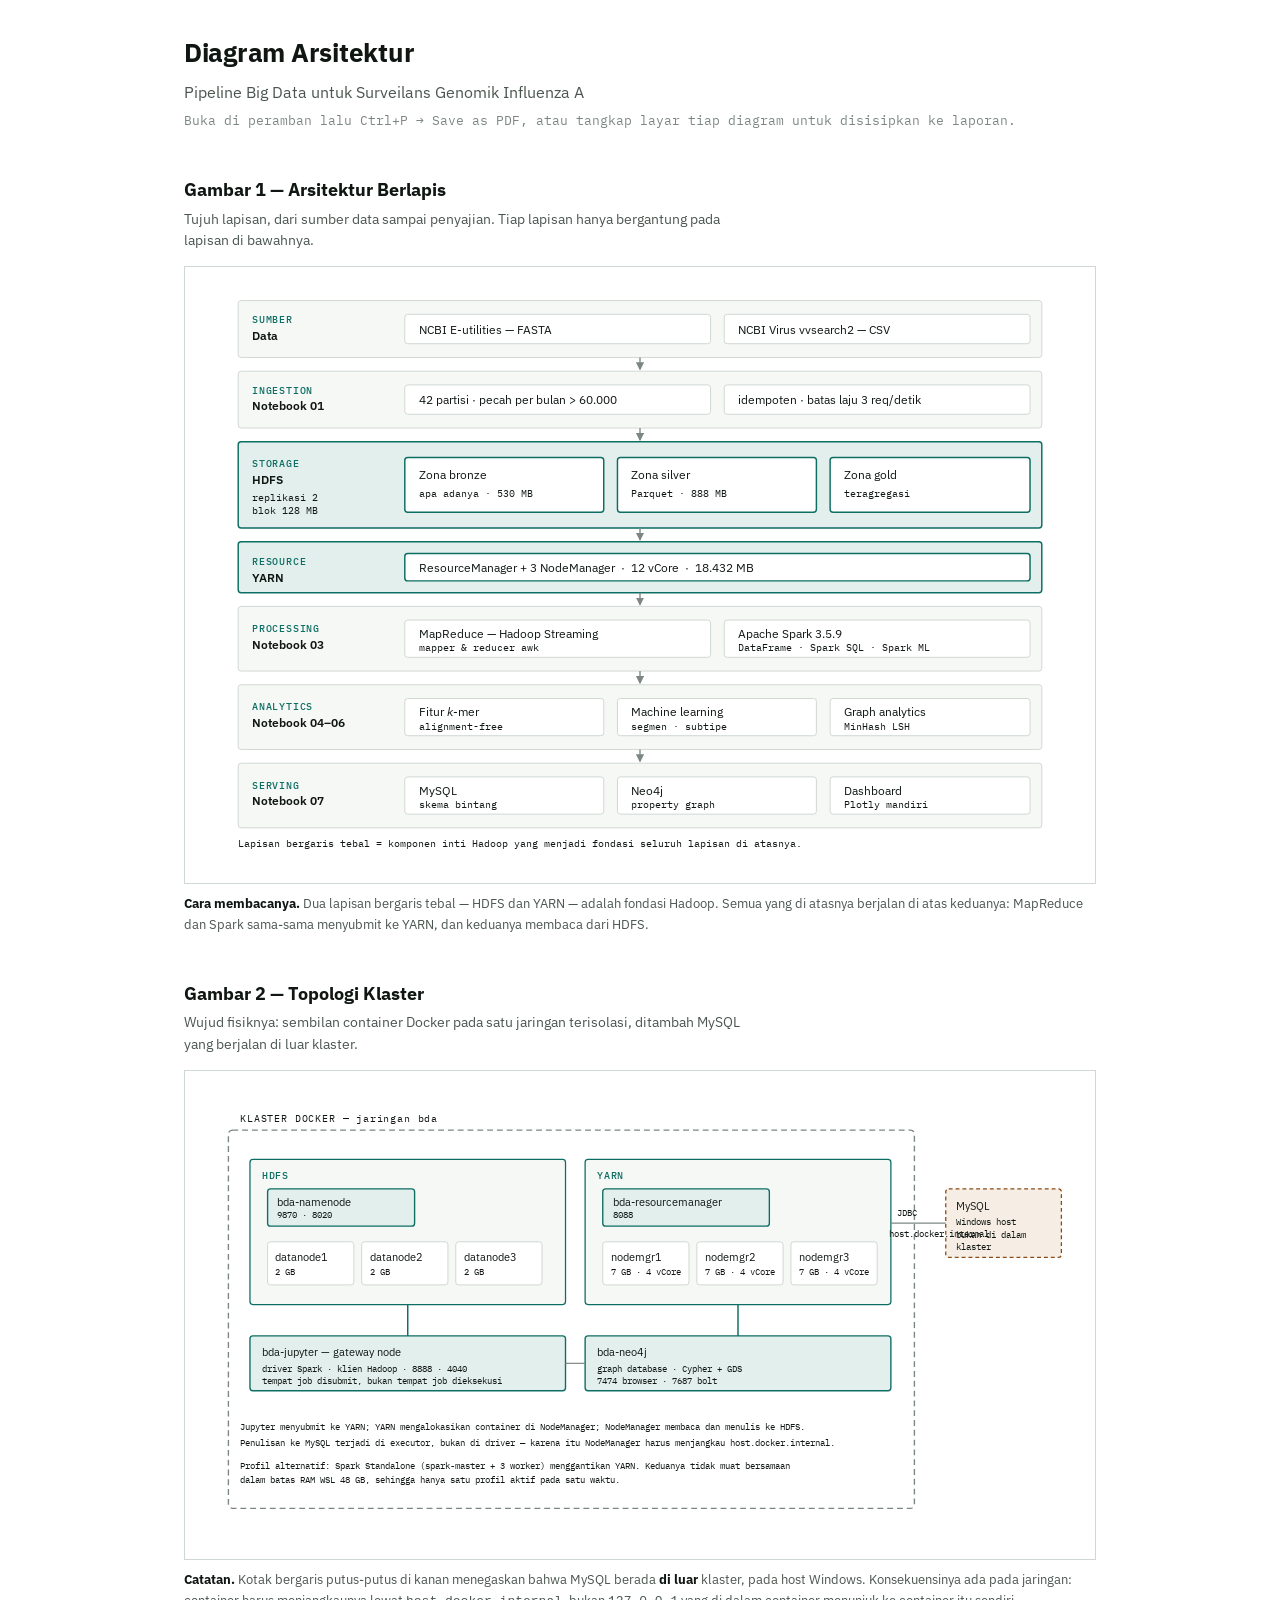
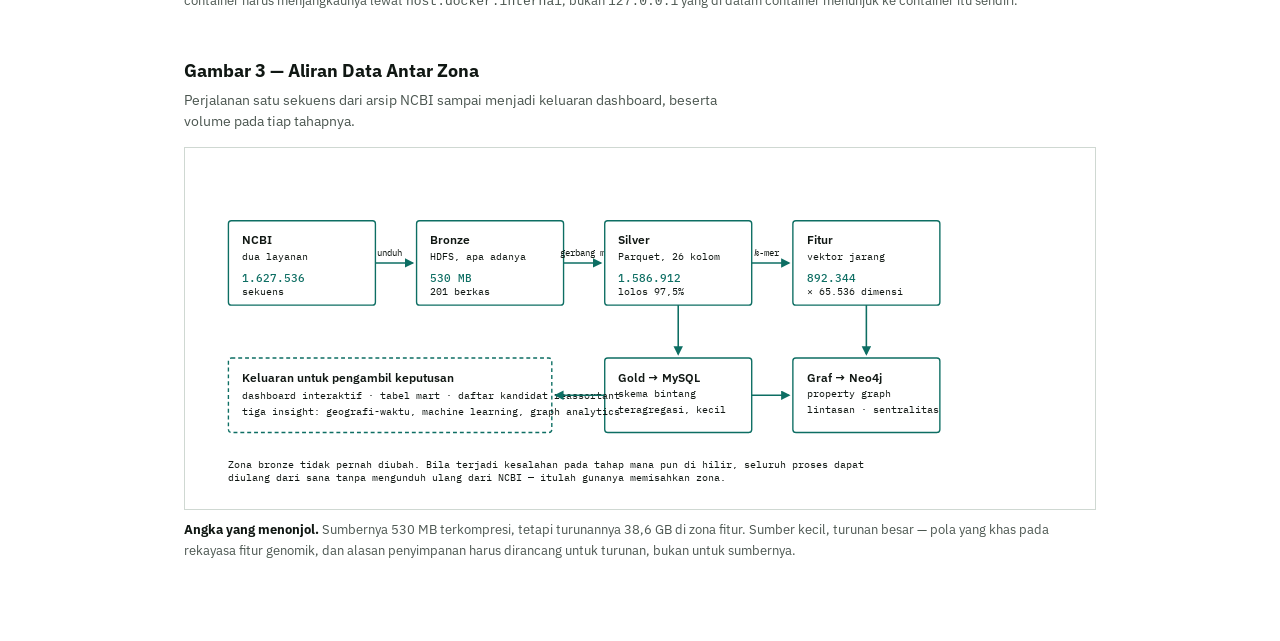
<file: arsitektur/diagram-arsitektur.html>
<!doctype html>
<html lang="id">
<head>
<meta charset="utf-8">
<meta name="viewport" content="width=device-width, initial-scale=1">
<title>Diagram Arsitektur — Pipeline Influenza A</title>
<link rel="preconnect" href="https://fonts.googleapis.com">
<link rel="stylesheet" href="https://fonts.googleapis.com/css2?family=IBM+Plex+Mono:wght@400;500&family=IBM+Plex+Sans:wght@400;600&display=swap">
<style>
  :root{
    --ground:#ffffff;--ink:#101713;--ink-2:#4b5650;--ink-3:#7c8781;
    --rule:#cfd8d2;--accent:#0d6e63;--accent-soft:#e2efec;
    --alt:#8a4b16;--alt-soft:#f6eee4;
    --sans:"IBM Plex Sans",system-ui,sans-serif;
    --mono:"IBM Plex Mono",ui-monospace,Consolas,monospace;
  }
  *{box-sizing:border-box}
  body{margin:0;background:var(--ground);color:var(--ink);font-family:var(--sans);line-height:1.6}
  .wrap{max-width:960px;margin:0 auto;padding:32px 24px 80px}
  h1{font-size:26px;margin:0 0 6px;letter-spacing:-.01em}
  .sub{color:var(--ink-2);margin:0 0 6px}
  .hint{font-size:13px;color:var(--ink-3);font-family:var(--mono);margin:0 0 30px}
  h2{font-size:18px;margin:44px 0 4px}
  .cap{font-size:13.5px;color:var(--ink-2);margin:0 0 14px;max-width:72ch}
  figure{margin:0 0 10px;border:1px solid var(--rule);background:#fff;padding:14px}
  svg{display:block;width:100%;height:auto}
  .ket{font-size:13px;color:var(--ink-2);margin:10px 0 0}
  .ket b{color:var(--ink)}
  @media print{
    .hint{display:none}
    figure{border:none;padding:0;break-inside:avoid}
    h2{break-after:avoid}
  }</style>
</head>
<body>
<div class="wrap">

<h1>Diagram Arsitektur</h1>
<p class="sub">Pipeline Big Data untuk Surveilans Genomik Influenza A</p>
<p class="hint">Buka di peramban lalu Ctrl+P → Save as PDF, atau tangkap layar tiap diagram untuk disisipkan ke laporan.</p>

<h2>Gambar 1 — Arsitektur Berlapis</h2>
<p class="cap">
  Tujuh lapisan, dari sumber data sampai penyajian. Tiap lapisan hanya
  bergantung pada lapisan di bawahnya.
</p>
<figure>
<svg viewBox="0 0 900 600" role="img" aria-label="Diagram arsitektur berlapis tujuh lapisan">
  <defs>
    <marker id="pnh" markerWidth="9" markerHeight="9" refX="5" refY="3" orient="auto">
      <path d="M0,0 L6,3 L0,6 z" fill="#7c8781"/>
    </marker>
  </defs>
  <style>
    .band{fill:#f6f8f6;stroke:#cfd8d2;stroke-width:1}
    .bandA{fill:#e2efec;stroke:#0d6e63;stroke-width:1.5}
    .lbl{font-family:var(--mono);font-size:10.5px;fill:#0d6e63;letter-spacing:.08em;font-weight:500}
    .lbl2{font-family:var(--sans);font-size:12.5px;fill:#101713;font-weight:600}
    .chip{fill:#ffffff;stroke:#cfd8d2;stroke-width:1}
    .chipA{fill:#ffffff;stroke:#0d6e63;stroke-width:1.5}
    .ctx{font-family:var(--sans);font-size:12px;fill:#101713}
    .cts{font-family:var(--mono);font-size:10px;fill:#101713}
    .ar{stroke:#7c8781;stroke-width:1.4;marker-end:url(#pnh)}</style>

  
  <rect class="band" x="40" y="20" width="820" height="58" rx="3"/>
  <text class="lbl" x="54" y="43">SUMBER</text>
  <text class="lbl2" x="54" y="60">Data</text>
  <rect class="chip" x="210" y="34" width="312" height="30" rx="3"/>
  <text class="ctx" x="224" y="54">NCBI E-utilities &#8212; FASTA</text>
  <rect class="chip" x="536" y="34" width="312" height="30" rx="3"/>
  <text class="ctx" x="550" y="54">NCBI Virus vvsearch2 &#8212; CSV</text>
  <line class="ar" x1="450" y1="78" x2="450" y2="90"/>

  
  <rect class="band" x="40" y="92" width="820" height="58" rx="3"/>
  <text class="lbl" x="54" y="115">INGESTION</text>
  <text class="lbl2" x="54" y="132">Notebook 01</text>
  <rect class="chip" x="210" y="106" width="312" height="30" rx="3"/>
  <text class="ctx" x="224" y="126">42 partisi &#183; pecah per bulan &gt; 60.000</text>
  <rect class="chip" x="536" y="106" width="312" height="30" rx="3"/>
  <text class="ctx" x="550" y="126">idempoten &#183; batas laju 3 req/detik</text>
  <line class="ar" x1="450" y1="150" x2="450" y2="162"/>

  
  <rect class="bandA" x="40" y="164" width="820" height="88" rx="3"/>
  <text class="lbl" x="54" y="190">STORAGE</text>
  <text class="lbl2" x="54" y="207">HDFS</text>
  <text class="cts" x="54" y="224">replikasi 2</text>
  <text class="cts" x="54" y="238">blok 128 MB</text>
  <rect class="chipA" x="210" y="180" width="203" height="56" rx="3"/>
  <text class="ctx" x="224" y="202">Zona bronze</text>
  <text class="cts" x="224" y="220">apa adanya &#183; 530 MB</text>
  <rect class="chipA" x="427" y="180" width="203" height="56" rx="3"/>
  <text class="ctx" x="441" y="202">Zona silver</text>
  <text class="cts" x="441" y="220">Parquet &#183; 888 MB</text>
  <rect class="chipA" x="644" y="180" width="204" height="56" rx="3"/>
  <text class="ctx" x="658" y="202">Zona gold</text>
  <text class="cts" x="658" y="220">teragregasi</text>
  <line class="ar" x1="450" y1="252" x2="450" y2="264"/>

  
  <rect class="bandA" x="40" y="266" width="820" height="52" rx="3"/>
  <text class="lbl" x="54" y="290">RESOURCE</text>
  <text class="lbl2" x="54" y="307">YARN</text>
  <rect class="chipA" x="210" y="278" width="638" height="28" rx="3"/>
  <text class="ctx" x="224" y="297">ResourceManager + 3 NodeManager &#160;&#183;&#160; 12 vCore &#160;&#183;&#160; 18.432 MB</text>
  <line class="ar" x1="450" y1="318" x2="450" y2="330"/>

  
  <rect class="band" x="40" y="332" width="820" height="66" rx="3"/>
  <text class="lbl" x="54" y="358">PROCESSING</text>
  <text class="lbl2" x="54" y="375">Notebook 03</text>
  <rect class="chip" x="210" y="346" width="312" height="38" rx="3"/>
  <text class="ctx" x="224" y="364">MapReduce &#8212; Hadoop Streaming</text>
  <text class="cts" x="224" y="378">mapper &amp; reducer awk</text>
  <rect class="chip" x="536" y="346" width="312" height="38" rx="3"/>
  <text class="ctx" x="550" y="364">Apache Spark 3.5.9</text>
  <text class="cts" x="550" y="378">DataFrame &#183; Spark SQL &#183; Spark ML</text>
  <line class="ar" x1="450" y1="398" x2="450" y2="410"/>

  
  <rect class="band" x="40" y="412" width="820" height="66" rx="3"/>
  <text class="lbl" x="54" y="438">ANALYTICS</text>
  <text class="lbl2" x="54" y="455">Notebook 04&#8211;06</text>
  <rect class="chip" x="210" y="426" width="203" height="38" rx="3"/>
  <text class="ctx" x="224" y="444">Fitur <tspan font-style="italic">k</tspan>-mer</text>
  <text class="cts" x="224" y="458">alignment-free</text>
  <rect class="chip" x="427" y="426" width="203" height="38" rx="3"/>
  <text class="ctx" x="441" y="444">Machine learning</text>
  <text class="cts" x="441" y="458">segmen &#183; subtipe</text>
  <rect class="chip" x="644" y="426" width="204" height="38" rx="3"/>
  <text class="ctx" x="658" y="444">Graph analytics</text>
  <text class="cts" x="658" y="458">MinHash LSH</text>
  <line class="ar" x1="450" y1="478" x2="450" y2="490"/>

  
  <rect class="band" x="40" y="492" width="820" height="66" rx="3"/>
  <text class="lbl" x="54" y="518">SERVING</text>
  <text class="lbl2" x="54" y="535">Notebook 07</text>
  <rect class="chip" x="210" y="506" width="203" height="38" rx="3"/>
  <text class="ctx" x="224" y="524">MySQL</text>
  <text class="cts" x="224" y="538">skema bintang</text>
  <rect class="chip" x="427" y="506" width="203" height="38" rx="3"/>
  <text class="ctx" x="441" y="524">Neo4j</text>
  <text class="cts" x="441" y="538">property graph</text>
  <rect class="chip" x="644" y="506" width="204" height="38" rx="3"/>
  <text class="ctx" x="658" y="524">Dashboard</text>
  <text class="cts" x="658" y="538">Plotly mandiri</text>

  <text class="cts" x="40" y="578">Lapisan bergaris tebal = komponen inti Hadoop yang menjadi fondasi seluruh lapisan di atasnya.</text>
</svg>
</figure>
<p class="ket">
  <b>Cara membacanya.</b> Dua lapisan bergaris tebal &#8212; HDFS dan YARN &#8212;
  adalah fondasi Hadoop. Semua yang di atasnya berjalan di atas keduanya:
  MapReduce dan Spark sama-sama menyubmit ke YARN, dan keduanya membaca dari HDFS.
</p>

<h2>Gambar 2 — Topologi Klaster</h2>
<p class="cap">
  Wujud fisiknya: sembilan container Docker pada satu jaringan terisolasi,
  ditambah MySQL yang berjalan di luar klaster.
</p>
<figure>
<svg viewBox="0 0 900 470" role="img" aria-label="Diagram topologi klaster Docker">
  <style>
    .out{fill:none;stroke:#7c8781;stroke-width:1.4;stroke-dasharray:6 4}
    .grp{fill:#f6f8f6;stroke:#0d6e63;stroke-width:1.3}
    .box{fill:#ffffff;stroke:#cfd8d2;stroke-width:1}
    .boxA{fill:#e2efec;stroke:#0d6e63;stroke-width:1.4}
    .boxH{fill:#f6eee4;stroke:#8a4b16;stroke-width:1.3;stroke-dasharray:4 3}
    .gl{font-family:var(--mono);font-size:10.5px;fill:#0d6e63;letter-spacing:.08em;font-weight:500}
    .ol{font-family:var(--mono);font-size:10.5px;fill:#101713;letter-spacing:.08em}
    .bt{font-family:var(--sans);font-size:11.5px;fill:#101713}
    .bs{font-family:var(--mono);font-size:9.5px;fill:#101713}
    .ln{stroke:#7c8781;stroke-width:1.2}
    .lnA{stroke:#0d6e63;stroke-width:1.5}</style>

  
  <rect class="out" x="30" y="46" width="700" height="386" rx="4"/>
  <text class="ol" x="42" y="38">KLASTER DOCKER &#8212; jaringan bda</text>

  
  <rect class="grp" x="52" y="76" width="322" height="148" rx="3"/>
  <text class="gl" x="64" y="96">HDFS</text>
  <rect class="boxA" x="70" y="106" width="150" height="38" rx="3"/>
  <text class="bt" x="80" y="123">bda-namenode</text>
  <text class="bs" x="80" y="136">9870 &#183; 8020</text>
  <rect class="box" x="70" y="160" width="88" height="44" rx="3"/>
  <text class="bt" x="78" y="180">datanode1</text>
  <text class="bs" x="78" y="194">2 GB</text>
  <rect class="box" x="166" y="160" width="88" height="44" rx="3"/>
  <text class="bt" x="174" y="180">datanode2</text>
  <text class="bs" x="174" y="194">2 GB</text>
  <rect class="box" x="262" y="160" width="88" height="44" rx="3"/>
  <text class="bt" x="270" y="180">datanode3</text>
  <text class="bs" x="270" y="194">2 GB</text>

  
  <rect class="grp" x="394" y="76" width="312" height="148" rx="3"/>
  <text class="gl" x="406" y="96">YARN</text>
  <rect class="boxA" x="412" y="106" width="170" height="38" rx="3"/>
  <text class="bt" x="422" y="123">bda-resourcemanager</text>
  <text class="bs" x="422" y="136">8088</text>
  <rect class="box" x="412" y="160" width="88" height="44" rx="3"/>
  <text class="bt" x="420" y="180">nodemgr1</text>
  <text class="bs" x="420" y="194">7 GB &#183; 4 vCore</text>
  <rect class="box" x="508" y="160" width="88" height="44" rx="3"/>
  <text class="bt" x="516" y="180">nodemgr2</text>
  <text class="bs" x="516" y="194">7 GB &#183; 4 vCore</text>
  <rect class="box" x="604" y="160" width="88" height="44" rx="3"/>
  <text class="bt" x="612" y="180">nodemgr3</text>
  <text class="bs" x="612" y="194">7 GB &#183; 4 vCore</text>

  
  <rect class="boxA" x="52" y="256" width="322" height="56" rx="3"/>
  <text class="bt" x="64" y="277">bda-jupyter &#8212; gateway node</text>
  <text class="bs" x="64" y="293">driver Spark &#183; klien Hadoop &#183; 8888 &#183; 4040</text>
  <text class="bs" x="64" y="305">tempat job disubmit, bukan tempat job dieksekusi</text>

  
  <rect class="boxA" x="394" y="256" width="312" height="56" rx="3"/>
  <text class="bt" x="406" y="277">bda-neo4j</text>
  <text class="bs" x="406" y="293">graph database &#183; Cypher + GDS</text>
  <text class="bs" x="406" y="305">7474 browser &#183; 7687 bolt</text>

  
  <rect class="boxH" x="762" y="106" width="118" height="70" rx="3"/>
  <text class="bt" x="772" y="128">MySQL</text>
  <text class="bs" x="772" y="143">Windows host</text>
  <text class="bs" x="772" y="156">bukan di dalam</text>
  <text class="bs" x="772" y="168">klaster</text>

  
  <line class="lnA" x1="213" y1="256" x2="213" y2="224"/>
  <line class="lnA" x1="550" y1="256" x2="550" y2="224"/>
  <line class="ln" x1="374" y1="284" x2="394" y2="284"/>
  <line class="ln" x1="706" y1="141" x2="762" y2="141"/>
  <text class="bs" x="712" y="134">JDBC</text>
  <text class="bs" x="704" y="155">host.docker.internal</text>

  <text class="bs" x="42" y="352">Jupyter menyubmit ke YARN; YARN mengalokasikan container di NodeManager; NodeManager membaca dan menulis ke HDFS.</text>
  <text class="bs" x="42" y="368">Penulisan ke MySQL terjadi di executor, bukan di driver &#8212; karena itu NodeManager harus menjangkau host.docker.internal.</text>
  <text class="bs" x="42" y="392">Profil alternatif: Spark Standalone (spark-master + 3 worker) menggantikan YARN. Keduanya tidak muat bersamaan</text>
  <text class="bs" x="42" y="406">dalam batas RAM WSL 48 GB, sehingga hanya satu profil aktif pada satu waktu.</text>
</svg>
</figure>
<p class="ket">
  <b>Catatan.</b> Kotak bergaris putus-putus di kanan menegaskan bahwa MySQL
  berada <b>di luar</b> klaster, pada host Windows. Konsekuensinya ada pada
  jaringan: container harus menjangkaunya lewat <code>host.docker.internal</code>,
  bukan <code>127.0.0.1</code> yang di dalam container menunjuk ke container itu sendiri.
</p>

<h2>Gambar 3 — Aliran Data Antar Zona</h2>
<p class="cap">
  Perjalanan satu sekuens dari arsip NCBI sampai menjadi keluaran dashboard,
  beserta volume pada tiap tahapnya.
</p>
<figure>
<svg viewBox="0 0 900 340" role="img" aria-label="Diagram aliran data antar zona">
  <defs>
    <marker id="pn2" markerWidth="9" markerHeight="9" refX="5" refY="3" orient="auto">
      <path d="M0,0 L6,3 L0,6 z" fill="#0d6e63"/>
    </marker>
  </defs>
  <style>
    .zn{fill:#ffffff;stroke:#0d6e63;stroke-width:1.4}
    .zt{font-family:var(--sans);font-size:12.5px;fill:#101713;font-weight:600}
    .zs{font-family:var(--mono);font-size:10px;fill:#101713}
    .zv{font-family:var(--mono);font-size:11px;fill:#0d6e63;font-weight:500}
    .fa{stroke:#0d6e63;stroke-width:1.6;marker-end:url(#pn2);fill:none}
    .fl{font-family:var(--mono);font-size:9.5px;fill:#101713}</style>

  <rect class="zn" x="30" y="60" width="150" height="86" rx="3"/>
  <text class="zt" x="44" y="84">NCBI</text>
  <text class="zs" x="44" y="100">dua layanan</text>
  <text class="zv" x="44" y="122">1.627.536</text>
  <text class="zs" x="44" y="136">sekuens</text>

  <path class="fa" d="M180,103 L218,103"/>
  <text class="fl" x="182" y="96">unduh</text>

  <rect class="zn" x="222" y="60" width="150" height="86" rx="3"/>
  <text class="zt" x="236" y="84">Bronze</text>
  <text class="zs" x="236" y="100">HDFS, apa adanya</text>
  <text class="zv" x="236" y="122">530 MB</text>
  <text class="zs" x="236" y="136">201 berkas</text>

  <path class="fa" d="M372,103 L410,103"/>
  <text class="fl" x="368" y="96">gerbang mutu</text>

  <rect class="zn" x="414" y="60" width="150" height="86" rx="3"/>
  <text class="zt" x="428" y="84">Silver</text>
  <text class="zs" x="428" y="100">Parquet, 26 kolom</text>
  <text class="zv" x="428" y="122">1.586.912</text>
  <text class="zs" x="428" y="136">lolos 97,5%</text>

  <path class="fa" d="M564,103 L602,103"/>
  <text class="fl" x="566" y="96"><tspan font-style="italic">k</tspan>-mer</text>

  <rect class="zn" x="606" y="60" width="150" height="86" rx="3"/>
  <text class="zt" x="620" y="84">Fitur</text>
  <text class="zs" x="620" y="100">vektor jarang</text>
  <text class="zv" x="620" y="122">892.344</text>
  <text class="zs" x="620" y="136">&#215; 65.536 dimensi</text>

  <path class="fa" d="M489,146 L489,196"/>
  <path class="fa" d="M681,146 L681,196"/>

  <rect class="zn" x="414" y="200" width="150" height="76" rx="3"/>
  <text class="zt" x="428" y="224">Gold &#8594; MySQL</text>
  <text class="zs" x="428" y="240">skema bintang</text>
  <text class="zs" x="428" y="256">teragregasi, kecil</text>

  <rect class="zn" x="606" y="200" width="150" height="76" rx="3"/>
  <text class="zt" x="620" y="224">Graf &#8594; Neo4j</text>
  <text class="zs" x="620" y="240">property graph</text>
  <text class="zs" x="620" y="256">lintasan &#183; sentralitas</text>

  <path class="fa" d="M564,238 L602,238"/>

  <rect class="zn" x="30" y="200" width="330" height="76" rx="3" style="stroke-dasharray:4 3"/>
  <text class="zt" x="44" y="224">Keluaran untuk pengambil keputusan</text>
  <text class="zs" x="44" y="242">dashboard interaktif &#183; tabel mart &#183; daftar kandidat reassortant</text>
  <text class="zs" x="44" y="258">tiga insight: geografi-waktu, machine learning, graph analytics</text>

  <path class="fa" d="M414,238 L364,238"/>

  <text class="zs" x="30" y="312">Zona bronze tidak pernah diubah. Bila terjadi kesalahan pada tahap mana pun di hilir, seluruh proses dapat</text>
  <text class="zs" x="30" y="326">diulang dari sana tanpa mengunduh ulang dari NCBI &#8212; itulah gunanya memisahkan zona.</text>
</svg>
</figure>
<p class="ket">
  <b>Angka yang menonjol.</b> Sumbernya 530 MB terkompresi, tetapi turunannya
  38,6 GB di zona fitur. Sumber kecil, turunan besar &#8212; pola yang khas pada
  rekayasa fitur genomik, dan alasan penyimpanan harus dirancang untuk turunan,
  bukan untuk sumbernya.
</p>

</div>
</body>
</html>
</file>
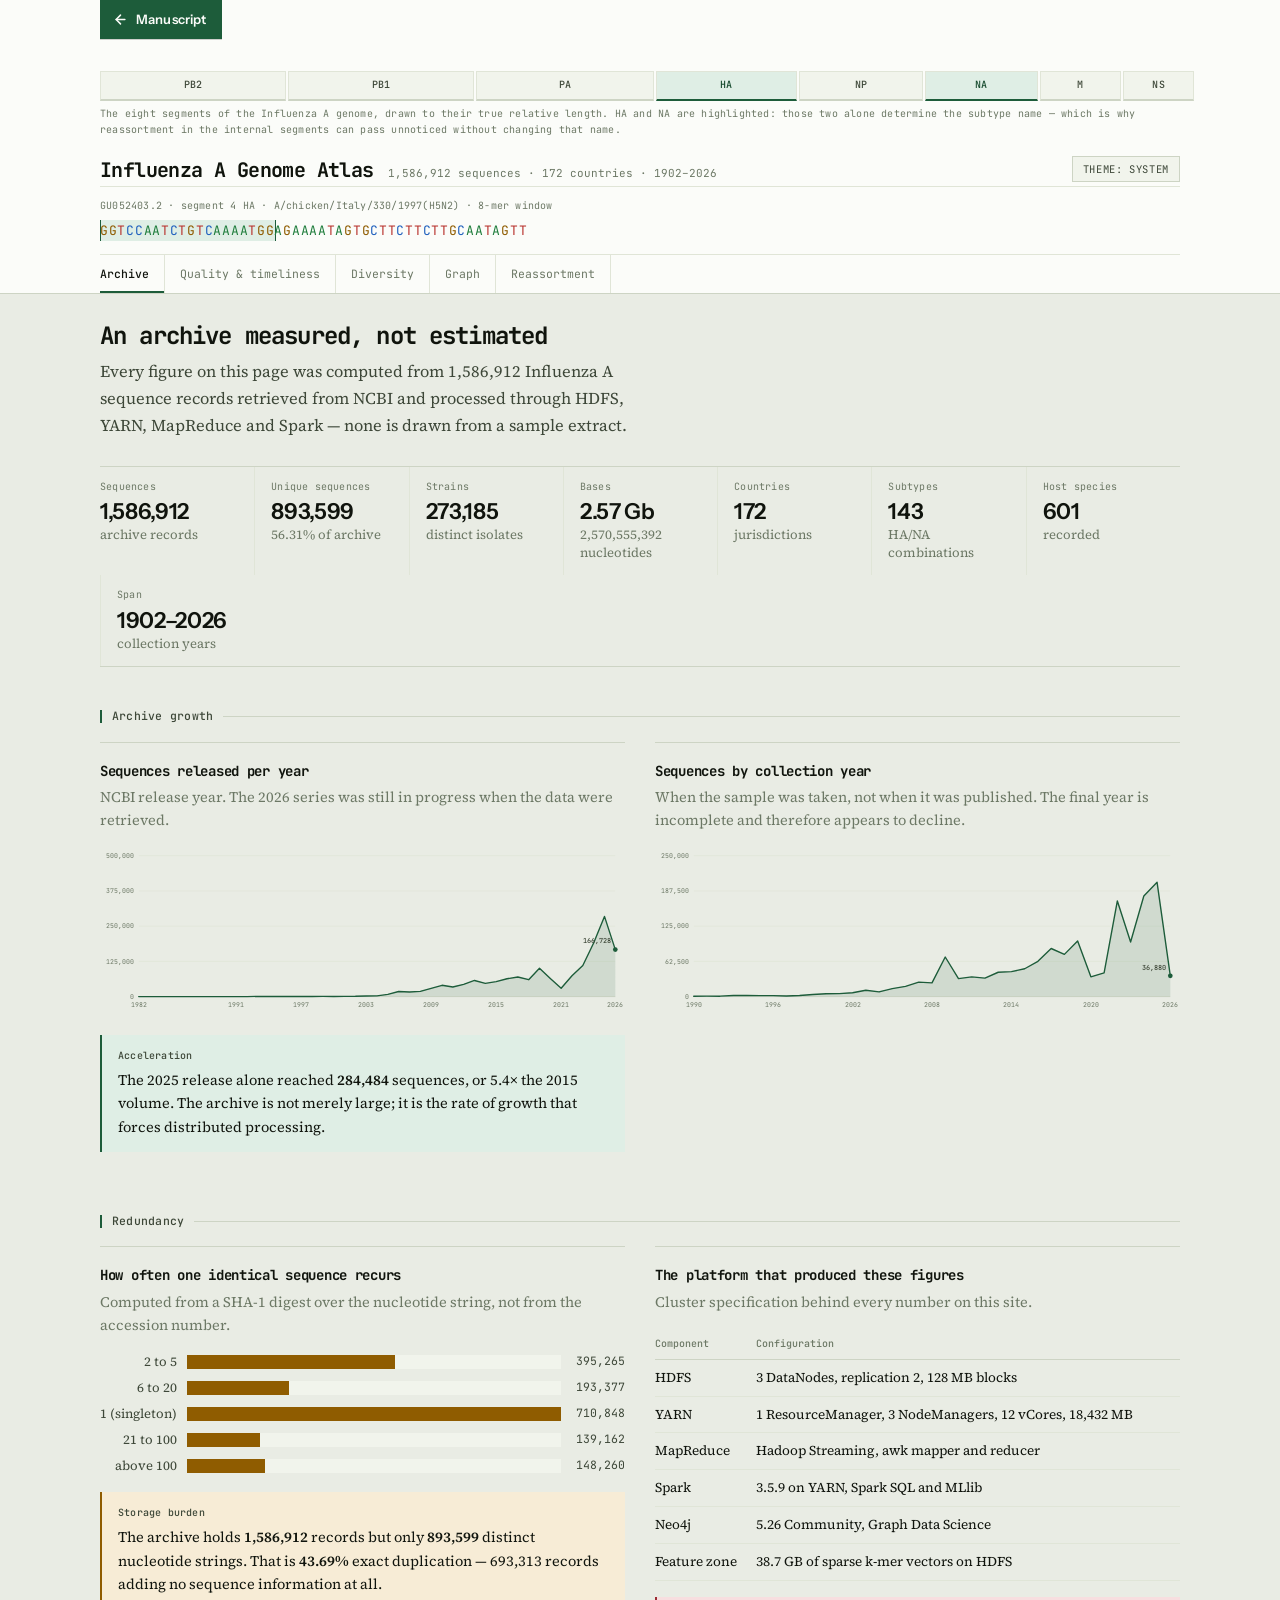
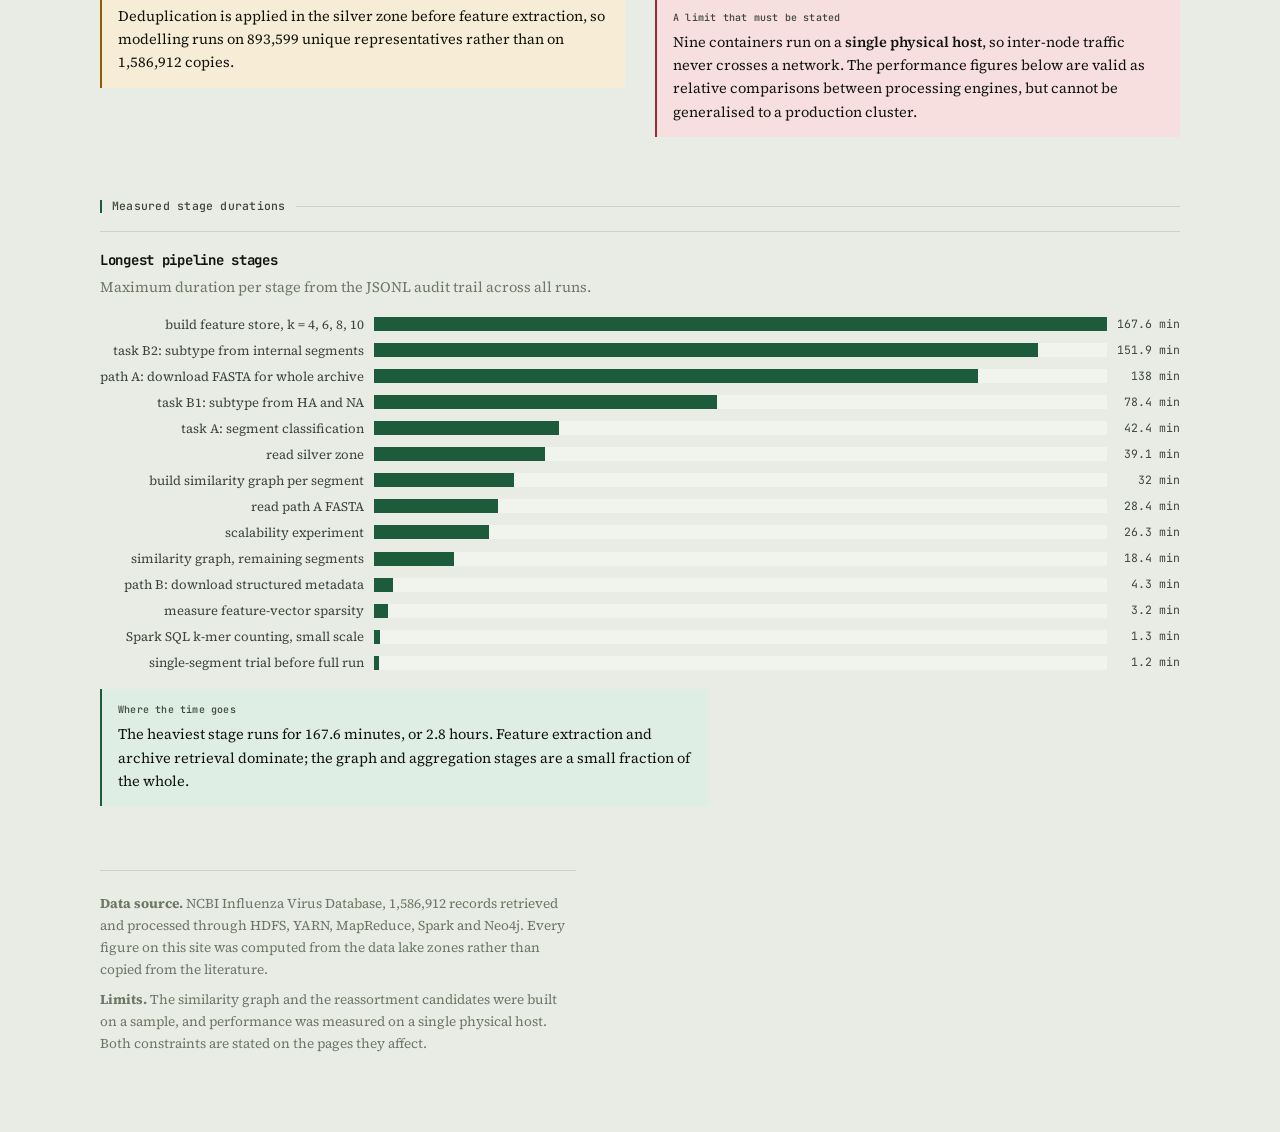
<file: paper/dashboard.html>
<!doctype html>
<html lang="en">
<head>
<meta charset="utf-8">
<meta name="viewport" content="width=device-width,initial-scale=1,viewport-fit=cover">
<meta name="description" content="Influenza A genome atlas: 1,586,912 NCBI sequences processed with Hadoop, Spark and Neo4j.">
<style>

*,*::before,*::after{box-sizing:border-box}
html{color-scheme:light}
:root{padding-top:env(safe-area-inset-top,0px);
      padding-bottom:env(safe-area-inset-bottom,0px)}
body{margin:0}
img{max-width:100%}
[hidden]{display:none!important}
</style>
<title>Influenza A Genome Atlas</title>
<link rel="stylesheet" href="https://fonts.googleapis.com/css2?family=JetBrains+Mono:wght@400;500;700&family=Source+Serif+4:opsz,wght@8..60,400;8..60,600&family=Instrument+Sans:wght@500;600&display=swap">
<style>

:root{
  --ground:#e9ece4; --surface:#fbfcf9; --surface2:#f1f4ec;
  --ink:#10140d; --ink2:#3d4738; --ink3:#6c7865;
  --rule:#cdd4c4; --rule2:#e0e5d7;
  --akos:#1d5c3a; --akos-soft:#dfeee5; --akos-ink:#154a2d;
  --waspada:#8f5c00; --waspada-soft:#f7ecd6;
  --siaga:#9c2b32; --siaga-soft:#f7dedf;
  --bA:#1f7d3c; --bC:#2060bd; --bG:#8f5c00; --bT:#b8332e;

  --d1:#2a78d6; --d2:#eb6834; --d3:#1baf7a; --d4:#eda100;
  --d5:#e87ba4; --d6:#008300; --d7:#4a3aa7; --d8:#e34948;
  --sq1:#cde2fb; --sq2:#9ec5f4; --sq3:#6da7ec;
  --sq4:#3987e5; --sq5:#256abf; --sq6:#104281;
  --disp:"JetBrains Mono","SFMono-Regular",Consolas,monospace;
  --body:"Source Serif 4",Georgia,"Times New Roman",serif;
  --num:"Instrument Sans","Helvetica Neue",Arial,sans-serif;
  --mono:"JetBrains Mono","SFMono-Regular",Consolas,monospace;
}
@media (prefers-color-scheme:dark){:root:not([data-theme="light"]){
  --ground:#0a0c08; --surface:#14180f; --surface2:#1b2015;
  --ink:#e6ebe0; --ink2:#a9b5a0; --ink3:#7b876f;
  --rule:#2b3324; --rule2:#1f2619;
  --akos:#6fc295; --akos-soft:#15291d; --akos-ink:#8ed4ac;
  --waspada:#d9a43f; --waspada-soft:#2e2510;
  --siaga:#e0737c; --siaga-soft:#301618;
  --bA:#58c47f; --bC:#6aa8ea; --bG:#e0a33a; --bT:#ea6f6a;
  --d1:#3987e5; --d2:#d95926; --d3:#199e70; --d4:#c98500;
  --d5:#d55181; --d6:#008300; --d7:#9085e9; --d8:#e66767;
  --sq1:#0d366b; --sq2:#184f95; --sq3:#256abf;
  --sq4:#3987e5; --sq5:#6da7ec; --sq6:#9ec5f4;
  color-scheme:dark;
}}
:root[data-theme="dark"]{
  --ground:#0a0c08; --surface:#14180f; --surface2:#1b2015;
  --ink:#e6ebe0; --ink2:#a9b5a0; --ink3:#7b876f;
  --rule:#2b3324; --rule2:#1f2619;
  --akos:#6fc295; --akos-soft:#15291d; --akos-ink:#8ed4ac;
  --waspada:#d9a43f; --waspada-soft:#2e2510;
  --siaga:#e0737c; --siaga-soft:#301618;
  --bA:#58c47f; --bC:#6aa8ea; --bG:#e0a33a; --bT:#ea6f6a;
  --d1:#3987e5; --d2:#d95926; --d3:#199e70; --d4:#c98500;
  --d5:#d55181; --d6:#008300; --d7:#9085e9; --d8:#e66767;
  --sq1:#0d366b; --sq2:#184f95; --sq3:#256abf;
  --sq4:#3987e5; --sq5:#6da7ec; --sq6:#9ec5f4;
  color-scheme:dark;
}
*{box-sizing:border-box}
body{background:var(--ground);color:var(--ink);font-family:var(--body);
  font-size:16px;line-height:1.62;margin:0;-webkit-font-smoothing:antialiased}
.tw{max-width:1120px;margin:0 auto;padding:0 20px}

header.top{background:var(--surface);border-bottom:1px solid var(--rule)}
.peta{display:flex;gap:2px;align-items:stretch;padding-top:16px}
.peta div{position:relative;height:30px;background:var(--surface2);
  border:1px solid var(--rule2);border-bottom:2px solid var(--rule);
  min-width:0;display:flex;align-items:center;justify-content:center}
.peta div.kunci{border-bottom-color:var(--akos);background:var(--akos-soft)}
.peta b{font-family:var(--mono);font-size:10px;font-weight:500;
  color:var(--ink2);letter-spacing:.02em}
.peta div.kunci b{color:var(--akos-ink)}
.petacap{font-family:var(--mono);font-size:10px;color:var(--ink3);
  margin:5px 0 0;letter-spacing:.02em}
.beranda{display:inline-flex;align-items:center;gap:8px;
  font-family:var(--num);font-size:13px;font-weight:600;letter-spacing:.01em;
  color:var(--surface);background:var(--akos);border:0;
  text-decoration:none;padding:9px 16px 9px 13px;margin:0 0 16px;
  box-shadow:0 1px 0 rgba(0,0,0,.18)}
.beranda:hover{background:var(--akos-ink)}
.beranda:active{transform:translateY(1px)}
.beranda:focus-visible{outline:3px solid var(--akos);outline-offset:2px}
.beranda svg{width:15px;height:15px;flex:none;display:block}
.idrow{display:flex;align-items:flex-end;gap:14px;flex-wrap:wrap;
  padding:18px 0 4px}
.idrow h1{font-family:var(--disp);font-size:20px;font-weight:700;margin:0;
  letter-spacing:-.03em;line-height:1.15}
.idrow .meta{font-family:var(--mono);font-size:11px;color:var(--ink3);
  flex:1;min-width:140px}
.tema{appearance:none;background:none;color:var(--ink3);
  border:1px solid var(--rule);cursor:pointer;font-family:var(--mono);
  font-size:10.5px;padding:5px 9px;white-space:nowrap}
.tema:hover{color:var(--ink);border-color:var(--ink3)}
.tema:focus-visible{outline:2px solid var(--akos);outline-offset:1px}

.seqbox{border-top:1px solid var(--rule2);padding:11px 0 13px}
.seqlab{font-family:var(--mono);font-size:10px;color:var(--ink3);
  margin-bottom:5px;letter-spacing:.02em}
.seqwrap{position:relative;overflow:hidden;height:21px}
.seq{font-family:var(--mono);font-size:13px;line-height:21px;
  letter-spacing:.055em;white-space:nowrap;position:relative;z-index:2}
.seq i{font-style:normal}
.seq .A{color:var(--bA)} .seq .C{color:var(--bC)}
.seq .G{color:var(--bG)} .seq .T{color:var(--bT)}
.kmer{position:absolute;top:0;height:21px;z-index:1;
  background:var(--akos-soft);border-left:1px solid var(--akos);
  border-right:1px solid var(--akos)}
@media (prefers-reduced-motion:no-preference){
  .kmer{animation:geser 24s steps(40) infinite}
}
@keyframes geser{from{transform:translateX(0)}
  to{transform:translateX(var(--jarak,320px))}}

nav.tracks{display:flex;gap:0;overflow-x:auto;scrollbar-width:none;
  border-top:1px solid var(--rule2)}
nav.tracks::-webkit-scrollbar{display:none}
nav.tracks button{appearance:none;background:none;border:0;cursor:pointer;
  font-family:var(--mono);font-size:11.5px;color:var(--ink3);
  padding:11px 15px 12px;white-space:nowrap;position:relative;
  border-right:1px solid var(--rule2)}
nav.tracks button:first-child{padding-left:0}
nav.tracks button:hover{color:var(--ink2);background:var(--surface2)}
nav.tracks button[aria-selected="true"]{color:var(--ink);font-weight:500}
nav.tracks button[aria-selected="true"]::after{content:"";position:absolute;
  left:0;right:0;bottom:0;height:2px;background:var(--akos)}
nav.tracks button:first-child[aria-selected="true"]::after{left:0}
nav.tracks button:focus-visible{outline:2px solid var(--akos);
  outline-offset:-2px}

main{max-width:1120px;margin:0 auto;padding:0 20px;padding-block:28px 60px}
.lede{max-width:66ch;margin:0 0 26px}
.lede h2{font-family:var(--disp);font-size:24px;font-weight:700;margin:0 0 9px;
  letter-spacing:-.035em;line-height:1.2;text-wrap:balance}
.lede p{margin:0;color:var(--ink2);font-size:16.5px}

h3.sec{display:flex;align-items:center;gap:10px;margin:40px 0 16px;
  font-family:var(--mono);font-size:11.5px;font-weight:500;color:var(--ink2);
  letter-spacing:.02em}
h3.sec::before{content:"";width:2px;height:13px;background:var(--akos);
  flex:none}
h3.sec::after{content:"";flex:1;height:1px;background:var(--rule)}

.card{background:none;border:0;border-top:1px solid var(--rule);
  padding:17px 0 20px;min-width:0}
.card:first-of-type{border-top:0;padding-top:4px}
.card h4{font-family:var(--disp);font-size:14px;font-weight:700;margin:0 0 4px;
  letter-spacing:-.02em}
.card .cap{font-size:14.5px;color:var(--ink3);margin:0 0 15px;line-height:1.55;
  max-width:74ch}
.grid{display:grid;gap:0 30px;grid-template-columns:repeat(auto-fit,minmax(330px,1fr))}
.grid.w2{grid-template-columns:repeat(auto-fit,minmax(450px,1fr))}
.grid>.card{border-top:1px solid var(--rule)}
.grid>.card:first-of-type{border-top:1px solid var(--rule);padding-top:17px}
.card.span{grid-column:1/-1}

.strip{display:grid;gap:0;grid-template-columns:repeat(auto-fit,minmax(138px,1fr));
  border-top:1px solid var(--rule);border-bottom:1px solid var(--rule)}
.strip div{padding:12px 16px 13px;min-width:0;border-left:1px solid var(--rule2)}
.strip div:first-child{border-left:0;padding-left:0}
.strip .k{font-family:var(--mono);font-size:10px;color:var(--ink3);
  display:block;margin-bottom:4px;letter-spacing:.02em}
.strip .v{font-family:var(--num);font-size:22px;font-weight:600;
  letter-spacing:-.015em;display:block;line-height:1.15}
.strip .n{font-size:13px;color:var(--ink3);display:block;margin-top:2px;
  line-height:1.4}

.ins{border-left:2px solid var(--akos);background:var(--akos-soft);
  padding:13px 16px;margin:16px 0 0;max-width:76ch}
.ins.w{border-left-color:var(--waspada);background:var(--waspada-soft)}
.ins.s{border-left-color:var(--siaga);background:var(--siaga-soft)}
.ins b.t{font-family:var(--mono);font-size:10px;letter-spacing:.02em;
  display:block;margin-bottom:5px;color:var(--ink2);font-weight:500}
.ins p b{font-weight:600;color:inherit;font-family:inherit;font-size:inherit}
.ins p{margin:0;font-size:14.5px;color:var(--ink);line-height:1.6}
.ins p+p{margin-top:9px}

.hb{display:grid;grid-template-columns:minmax(74px,auto) 1fr minmax(54px,auto);
  gap:5px 10px;align-items:center;font-size:13.5px}
.hb .l{color:var(--ink2);text-align:right;overflow:hidden;
  text-overflow:ellipsis;white-space:nowrap;min-width:0;font-size:13px}
.hb .t{background:var(--surface2);height:14px;position:relative;min-width:0}
.hb .t i{position:absolute;inset:0 auto 0 0;background:var(--akos);display:block}
.hb .v{font-family:var(--mono);font-size:11.5px;color:var(--ink2);
  font-variant-numeric:tabular-nums;text-align:right}
.hb.alt .t i{background:var(--d2)}
.hb.warn .t i{background:var(--waspada)}

.pb{display:flex;height:20px;border:1px solid var(--rule);overflow:hidden}
.pb span{display:block;min-width:0}
.pb span+span{border-left:2px solid var(--surface)}
.lg{display:flex;flex-wrap:wrap;gap:6px 16px;margin-top:12px;font-size:13px}
.lg div{display:flex;align-items:center;gap:6px;min-width:0;color:var(--ink2)}
.lg i{width:9px;height:9px;flex:none;display:block}
.lg b{font-family:var(--mono);font-size:11px;font-variant-numeric:tabular-nums;
  color:var(--ink2);font-weight:400}

.mx{overflow-x:auto}
.mx table{border-collapse:collapse;font-size:12px;min-width:100%}
.mx th{font-family:var(--mono);font-size:10px;color:var(--ink3);
  font-weight:500;padding:5px 7px;text-align:center;white-space:nowrap}
.mx th.rh{text-align:right}
.mx td{padding:0;border:1px solid var(--surface)}
.mx td span{display:block;padding:7px 8px;text-align:center;
  background:var(--surface2);
  font-family:var(--mono);font-size:11px;font-variant-numeric:tabular-nums;
  color:var(--ink)}

.tw2{overflow-x:auto;margin-top:4px}
table.dt{border-collapse:collapse;width:100%;font-size:13.5px;min-width:460px}
table.dt th{font-family:var(--mono);font-size:10px;color:var(--ink3);
  font-weight:500;text-align:left;padding:7px 10px 7px 0;
  border-bottom:1px solid var(--rule);white-space:nowrap}
table.dt td{padding:7px 10px 7px 0;border-bottom:1px solid var(--rule2);
  vertical-align:top}
table.dt td.n{font-family:var(--mono);font-variant-numeric:tabular-nums;
  text-align:right;white-space:nowrap;font-size:12.5px}
table.dt tbody tr:hover{background:var(--surface2)}
code{font-family:var(--mono);font-size:.86em;color:var(--ink2)}

svg.ch{display:block;width:100%;height:auto;max-width:100%}
svg.ch .grid{stroke:var(--rule2);stroke-width:1}
svg.ch .axis{stroke:var(--rule);stroke-width:1}
svg.ch .tk{font-family:var(--mono);font-size:9.5px;fill:var(--ink3)}
svg.ch .ln{fill:none;stroke:var(--akos);stroke-width:2;
  stroke-linejoin:round;stroke-linecap:round}
svg.ch .ar{fill:var(--akos);opacity:.12}
svg.ch .dot{fill:var(--akos)}
svg.ch .vb{fill:var(--akos);opacity:.8}
svg.ch .lb{font-family:var(--mono);font-size:10px;fill:var(--ink2);
  font-weight:500}
svg.ch .lay{stroke:var(--surface);stroke-width:2}
svg.ch .nd{stroke:var(--surface);stroke-width:2}
svg.ch .eg{fill:none;stroke:var(--ink3);opacity:.4}
svg.ch .rim{fill:none;stroke:var(--rule2);stroke-width:1}
svg.ch .sl{font-family:var(--mono);font-size:10px;font-weight:500}

#tip{position:fixed;z-index:90;pointer-events:none;opacity:0;
  transition:opacity .09s;background:var(--surface);color:var(--ink);
  border:1px solid var(--ink3);padding:8px 11px;font-size:13px;
  max-width:270px;line-height:1.45;font-family:var(--body)}
#tip b{font-family:var(--mono);font-size:11.5px;
  font-variant-numeric:tabular-nums}
#tip .tl{display:block;font-family:var(--mono);font-size:10px;
  color:var(--ink3);margin-bottom:3px}
.hb .t,.mx td span,svg.ch .vb,svg.ch .nd,svg.ch .lay,.pb span{cursor:default}

footer{border-top:1px solid var(--rule);margin-top:44px;padding-block:22px 8px;
  font-size:13.5px;color:var(--ink3);max-width:68ch}
footer p{margin:0 0 9px}
@media (max-width:560px){
  .lede h2{font-size:20px}
  .idrow h1{font-size:17px}
  .strip .v{font-size:19px}
  .strip div{padding:11px 12px;border-left:0;border-top:1px solid var(--rule2)}
  .strip div:first-child{border-top:0}
  .hb{grid-template-columns:minmax(58px,auto) 1fr minmax(46px,auto)}
  .peta b{font-size:8.5px}
  .grid{gap:0}
}
@media (prefers-reduced-motion:reduce){*{transition:none!important;
  animation:none!important}}</style>
<style>
.tema{appearance:none;background:var(--surface2);color:var(--ink2);
  border:1px solid var(--rule);cursor:pointer;font-family:var(--mono);
  font-size:10.5px;letter-spacing:.06em;text-transform:uppercase;
  padding:5px 10px;margin-left:auto;white-space:nowrap}
.tema:hover{color:var(--ink);border-color:var(--ink3)}
.tema:focus-visible{outline:2px solid var(--akos);outline-offset:1px}
</style>

</head>
<body>
<header class="top">
  <div class="tw">
    <a class="beranda" href="index.html"><svg viewBox="0 0 24 24" fill="none" stroke="currentColor" stroke-width="2.4" stroke-linecap="round" stroke-linejoin="round" aria-hidden="true"><path d="M19 12H5"/><path d="M12 19l-7-7 7-7"/></svg>Manuscript</a>
    <div class="peta" id="peta" aria-hidden="true"></div>
    <p class="petacap">The eight segments of the Influenza A genome, drawn to
      their true relative length. HA and NA are highlighted: those two alone
      determine the subtype name &mdash; which is why reassortment in the
      internal segments can pass unnoticed without changing that name.</p>
    <div class="idrow">
      <h1>Influenza A Genome Atlas</h1>
      <span class="meta">1,586,912 sequences &middot; 172 countries &middot;
        1902&ndash;2026</span>
      <button class="tema" id="tema" type="button"
        aria-label="Change colour theme">theme: system</button>
    </div>
    <div class="seqbox">
      <div class="seqlab" id="seqlab"></div>
      <div class="seqwrap">
        <div class="kmer" id="kmer"></div>
        <div class="seq" id="seq"></div>
      </div>
    </div>
    <nav class="tracks" role="tablist" id="nav"></nav>
  </div>
</header>

<main id="main"></main>

<script>
const D = {"ringkas":{"sekuens":1586912,"accession_unik":1586912,"sekuens_unik":893599,"wakil_unik":893599,"negara":172,"subtipe":143,"inang":601,"galur":273185,"tahun_min":1902,"tahun_maks":2026,"basa_total":2570555392},"rilis":[[1982,17],[1983,3],[1985,5],[1988,3],[1989,12],[1990,5],[1991,13],[1992,5],[1993,646],[1994,164],[1995,98],[1996,114],[1997,352],[1998,225],[1999,584],[2000,422],[2001,931],[2002,984],[2003,2028],[2004,2606],[2005,7975],[2006,17989],[2007,16315],[2008,18292],[2009,29339],[2010,40010],[2011,34121],[2012,43364],[2013,57191],[2014,47013],[2015,52972],[2016,63334],[2017,69359],[2018,59914],[2019,100712],[2020,64512],[2021,29422],[2022,73813],[2023,110238],[2024,190206],[2025,284484],[2026,166728]],"koleksi":[[1918,23],[1925,8],[1927,15],[1931,24],[1933,53],[1934,344],[1935,56],[1936,8],[1940,16],[1942,26],[1943,32],[1945,8],[1946,25],[1947,33],[1948,24],[1949,45],[1950,30],[1951,49],[1953,23],[1954,32],[1956,111],[1957,225],[1958,63],[1959,47],[1960,31],[1961,33],[1962,9],[1963,153],[1964,35],[1965,63],[1966,85],[1967,123],[1968,759],[1969,81],[1970,64],[1971,105],[1972,204],[1973,130],[1974,284],[1975,552],[1976,1427],[1977,1305],[1978,918],[1979,1000],[1980,751],[1981,770],[1982,783],[1983,1252],[1984,596],[1985,734],[1986,857],[1987,811],[1988,774],[1989,619],[1990,503],[1991,816],[1992,708],[1993,1922],[1994,1898],[1995,1728],[1996,1644],[1997,1121],[1998,1846],[1999,3709],[2000,5028],[2001,5158],[2002,6844],[2003,11186],[2004,8242],[2005,14132],[2006,18004],[2007,25638],[2008,24364],[2009,70208],[2010,31852],[2011,34865],[2012,32715],[2013,43171],[2014,44229],[2015,49396],[2016,62566],[2017,85298],[2018,74902],[2019,98440],[2020,34996],[2021,42129],[2022,169652],[2023,96729],[2024,178505],[2025,202788],[2026,36880]],"dup":[{"ember":"2 - 5","count":395265},{"ember":"6 - 20","count":193377},{"ember":"1 (tunggal)","count":710848},{"ember":"21 - 100","count":139162},{"ember":"> 100","count":148260}],"jeda":{"n":1523803,"rata":2.04,"median":1.0,"p90":6.0},"jeda_seb":[[0,481067],[1,463165],[2,175357],[3,124175],[4,74070],[5,52434],[6,38854],[7,32954],[8,20955],[9,15744],[10,10420],[11,8591],[12,7019],[13,3949],[14,3384],[15,2539],[16,1589],[17,2006],[18,1210],[19,1138],[20,1431],[21,593],[22,333],[23,185],[24,196],[25,65],[26,121],[27,163],[28,54],[29,26],[30,16]],"jeda_tren":[[1990,20.338,503],[1991,19.415,816],[1992,19.346,708],[1993,17.482,1922],[1994,16.591,1889],[1995,14.509,1728],[1996,14.053,1644],[1997,12.762,1121],[1998,11.79,1846],[1999,10.394,3709],[2000,9.738,5028],[2001,9.134,5158],[2002,7.859,6844],[2003,7.386,11186],[2004,5.892,8242],[2005,5.513,14132],[2006,5.327,18004],[2007,3.936,25638],[2008,4.028,24364],[2009,2.578,70208],[2010,3.545,31852],[2011,3.365,34865],[2012,3.099,32715],[2013,2.876,43171],[2014,2.88,44229],[2015,2.591,49396],[2016,1.788,62566],[2017,2.052,85298],[2018,1.73,74902],[2019,2.284,98440],[2020,1.964,34996],[2021,1.905,42129],[2022,1.521,169652],[2023,1.016,96729],[2024,0.61,178505],[2025,0.399,202788],[2026,0.0,36880]],"presisi":[{"presisi_tanggal":"hari","count":1402264},{"presisi_tanggal":"tahun","count":70145},{"presisi_tanggal":"bulan","count":68044},{"presisi_tanggal":"tidak_ada","count":46459}],"kelengkapan":[{"kelengkapan":"partial","count":1575650},{"kelengkapan":"complete","count":10870},{"kelengkapan":null,"count":392}],"sumber_sub":[{"subtipe_sumber":"metadata","count":1530534},{"subtipe_sumber":"tidak_diketahui","count":48823},{"subtipe_sumber":"defline","count":7555}],"sumber_seg":[{"segmen_sumber":"metadata","count":1562409},{"segmen_sumber":"defline_gen","count":20860},{"segmen_sumber":"tidak_diketahui","count":3067},{"segmen_sumber":"defline_segment","count":576}],"ambigu":[{"ember":"< 0,1%","count":50585},{"ember":"0 (bersih)","count":1503183},{"ember":"1 - 5%","count":4671},{"ember":"0,1 - 1%","count":28470},{"ember":">= 5%","count":3}],"rongga":[{"kolom":"subtipe","kosong":48823},{"kolom":"inang","kosong":59790},{"kolom":"negara","kosong":30153},{"kolom":"tahun_koleksi","kosong":46459},{"kolom":"isolat","kosong":14217},{"kolom":"segmen","kosong":3067}],"segmen":[{"segmen":1,"n":178568,"panjang_rata":2284.5,"gc_rata":43.96,"ambigu_rata":0.0161,"subtipe_unik":132},{"segmen":2,"n":174269,"panjang_rata":2281.9,"gc_rata":42.26,"ambigu_rata":0.0172,"subtipe_unik":131},{"segmen":3,"n":177554,"panjang_rata":2171.3,"gc_rata":42.99,"ambigu_rata":0.0147,"subtipe_unik":131},{"segmen":4,"n":269754,"panjang_rata":1618.6,"gc_rata":41.59,"ambigu_rata":0.0137,"subtipe_unik":136},{"segmen":5,"n":183090,"panjang_rata":1516.9,"gc_rata":45.93,"ambigu_rata":0.0115,"subtipe_unik":132},{"segmen":6,"n":217937,"panjang_rata":1407.2,"gc_rata":42.53,"ambigu_rata":0.0121,"subtipe_unik":133},{"segmen":7,"n":197358,"panjang_rata":990.3,"gc_rata":47.37,"ambigu_rata":0.0089,"subtipe_unik":131},{"segmen":8,"n":185315,"panjang_rata":853.0,"gc_rata":43.09,"ambigu_rata":0.0111,"subtipe_unik":133}],"seg_nol":[{"segmen":null,"n":3067,"panjang_rata":1584.7,"gc_rata":45.88,"ambigu_rata":0.0028,"subtipe_unik":19}],"subtipe":[{"subtipe":"H3N2","count":568329},{"subtipe":"H1N1","count":433463},{"subtipe":"H5N1","count":214639},{"subtipe":"H9N2","count":66791},{"subtipe":"H1N2","count":47468},{"subtipe":"H3N8","count":32973},{"subtipe":"H4N6","count":18280},{"subtipe":"H5N2","count":15067},{"subtipe":"H7N9","count":10716},{"subtipe":"H5N8","count":8769},{"subtipe":"H6N2","count":8502},{"subtipe":"H7N3","count":8375},{"subtipe":"H5N6","count":7212},{"subtipe":"H10N7","count":7103},{"subtipe":"H6N1","count":6592},{"subtipe":"H6N6","count":5620},{"subtipe":"H11N9","count":4953},{"subtipe":"H7N7","count":3870},{"subtipe":"H6N8","count":3530},{"subtipe":"H7N2","count":3403}],"negara":[{"negara":"USA","count":988942},{"negara":"China","count":119502},{"negara":"Canada","count":51648},{"negara":"New Zealand","count":31131},{"negara":"France","count":24818},{"negara":"United Kingdom","count":22257},{"negara":"Australia","count":20631},{"negara":"Germany","count":19033},{"negara":"Viet Nam","count":18168},{"negara":"Japan","count":16041},{"negara":"South Korea","count":14342},{"negara":"Mexico","count":13360},{"negara":"Italy","count":13101},{"negara":"Bangladesh","count":12437},{"negara":"Taiwan","count":12092},{"negara":"Chile","count":11966},{"negara":"Netherlands","count":10309},{"negara":"Singapore","count":9777},{"negara":"Thailand","count":9676},{"negara":"Hong Kong","count":9661},{"negara":"Switzerland","count":9411},{"negara":"Nicaragua","count":8998},{"negara":"Egypt","count":8327},{"negara":"India","count":7090},{"negara":"Kenya","count":7047}],"wilayah":[{"wilayah":"North America","count":1067872},{"wilayah":"Asia","count":256954},{"wilayah":"Europe","count":133653},{"wilayah":"Oceania","count":52018},{"wilayah":"South America","count":26920},{"wilayah":"Africa","count":26309},{"wilayah":null,"count":22665},{"wilayah":"Antarctica","count":521}],"inang":[{"inang":"Homo sapiens","count":895782},{"inang":"Sus scrofa","count":140331},{"inang":"Gallus gallus","count":109492},{"inang":"Anas platyrhynchos","count":66566},{"inang":"Anatidae","count":44724},{"inang":"Bos taurus","count":36769},{"inang":"Meleagris gallopavo","count":16166},{"inang":"Arenaria interpres","count":14983},{"inang":"Branta canadensis","count":13867},{"inang":"Aves","count":11780},{"inang":"Sus scrofa scrofa","count":11158},{"inang":"Spatula discors","count":10784},{"inang":"Equus caballus","count":10473},{"inang":"Anas acuta","count":8539},{"inang":"Anser caerulescens","count":6807}],"sub_tahun":[{"tahun_koleksi":1990,"subtipe":"H3N8","count":16},{"tahun_koleksi":1990,"subtipe":"H1N1","count":68},{"tahun_koleksi":1990,"subtipe":"H3N2","count":133},{"tahun_koleksi":1990,"subtipe":"H4N6","count":16},{"tahun_koleksi":1991,"subtipe":"H3N2","count":308},{"tahun_koleksi":1991,"subtipe":"H5N2","count":14},{"tahun_koleksi":1991,"subtipe":"H5N1","count":22},{"tahun_koleksi":1991,"subtipe":"H9N2","count":16},{"tahun_koleksi":1991,"subtipe":"H1N1","count":103},{"tahun_koleksi":1991,"subtipe":"H4N6","count":16},{"tahun_koleksi":1991,"subtipe":"H3N8","count":164},{"tahun_koleksi":1992,"subtipe":"H4N6","count":8},{"tahun_koleksi":1992,"subtipe":"H5N2","count":8},{"tahun_koleksi":1992,"subtipe":"H1N1","count":104},{"tahun_koleksi":1992,"subtipe":"H3N2","count":364},{"tahun_koleksi":1992,"subtipe":"H3N8","count":84},{"tahun_koleksi":1993,"subtipe":"H3N2","count":832},{"tahun_koleksi":1993,"subtipe":"H5N2","count":52},{"tahun_koleksi":1993,"subtipe":"H3N8","count":654},{"tahun_koleksi":1993,"subtipe":"H1N1","count":216},{"tahun_koleksi":1994,"subtipe":"H3N2","count":640},{"tahun_koleksi":1994,"subtipe":"H9N2","count":8},{"tahun_koleksi":1994,"subtipe":"H1N1","count":190},{"tahun_koleksi":1994,"subtipe":"H3N8","count":184},{"tahun_koleksi":1994,"subtipe":"H5N2","count":190},{"tahun_koleksi":1994,"subtipe":"H4N6","count":8},{"tahun_koleksi":1994,"subtipe":"H1N2","count":32},{"tahun_koleksi":1995,"subtipe":"H5N2","count":174},{"tahun_koleksi":1995,"subtipe":"H1N1","count":305},{"tahun_koleksi":1995,"subtipe":"H3N8","count":50},{"tahun_koleksi":1995,"subtipe":"H4N6","count":16},{"tahun_koleksi":1995,"subtipe":"H9N2","count":9},{"tahun_koleksi":1995,"subtipe":"H3N2","count":640},{"tahun_koleksi":1996,"subtipe":"H3N2","count":798},{"tahun_koleksi":1996,"subtipe":"H5N2","count":32},{"tahun_koleksi":1996,"subtipe":"H3N8","count":17},{"tahun_koleksi":1996,"subtipe":"H1N2","count":37},{"tahun_koleksi":1996,"subtipe":"H1N1","count":317},{"tahun_koleksi":1996,"subtipe":"H9N2","count":19},{"tahun_koleksi":1996,"subtipe":"H5N1","count":2},{"tahun_koleksi":1996,"subtipe":"H4N6","count":22},{"tahun_koleksi":1997,"subtipe":"H3N2","count":479},{"tahun_koleksi":1997,"subtipe":"H5N2","count":109},{"tahun_koleksi":1997,"subtipe":"H1N1","count":109},{"tahun_koleksi":1997,"subtipe":"H5N1","count":52},{"tahun_koleksi":1997,"subtipe":"H3N8","count":43},{"tahun_koleksi":1997,"subtipe":"H1N2","count":22},{"tahun_koleksi":1997,"subtipe":"H9N2","count":40},{"tahun_koleksi":1997,"subtipe":"H4N6","count":3},{"tahun_koleksi":1998,"subtipe":"H3N8","count":117},{"tahun_koleksi":1998,"subtipe":"H4N6","count":13},{"tahun_koleksi":1998,"subtipe":"H5N2","count":130},{"tahun_koleksi":1998,"subtipe":"H1N1","count":171},{"tahun_koleksi":1998,"subtipe":"H3N2","count":710},{"tahun_koleksi":1998,"subtipe":"H1N2","count":16},{"tahun_koleksi":1998,"subtipe":"H9N2","count":132},{"tahun_koleksi":1998,"subtipe":"H5N1","count":6},{"tahun_koleksi":1999,"subtipe":"H5N2","count":33},{"tahun_koleksi":1999,"subtipe":"H4N6","count":71},{"tahun_koleksi":1999,"subtipe":"H3N8","count":165},{"tahun_koleksi":1999,"subtipe":"H1N1","count":396},{"tahun_koleksi":1999,"subtipe":"H5N1","count":16},{"tahun_koleksi":1999,"subtipe":"H9N2","count":119},{"tahun_koleksi":1999,"subtipe":"H3N2","count":1616},{"tahun_koleksi":1999,"subtipe":"H1N2","count":71},{"tahun_koleksi":2000,"subtipe":"H3N8","count":39},{"tahun_koleksi":2000,"subtipe":"H5N2","count":141},{"tahun_koleksi":2000,"subtipe":"H9N2","count":224},{"tahun_koleksi":2000,"subtipe":"H1N1","count":1171},{"tahun_koleksi":2000,"subtipe":"H1N2","count":42},{"tahun_koleksi":2000,"subtipe":"H5N1","count":39},{"tahun_koleksi":2000,"subtipe":"H3N2","count":1504},{"tahun_koleksi":2000,"subtipe":"H4N6","count":92},{"tahun_koleksi":2001,"subtipe":"H4N6","count":65},{"tahun_koleksi":2001,"subtipe":"H1N1","count":1581},{"tahun_koleksi":2001,"subtipe":"H5N2","count":120},{"tahun_koleksi":2001,"subtipe":"H1N2","count":52},{"tahun_koleksi":2001,"subtipe":"H3N2","count":902},{"tahun_koleksi":2001,"subtipe":"H9N2","count":340},{"tahun_koleksi":2001,"subtipe":"H3N8","count":30},{"tahun_koleksi":2001,"subtipe":"H5N1","count":177},{"tahun_koleksi":2002,"subtipe":"H5N2","count":181},{"tahun_koleksi":2002,"subtipe":"H4N6","count":207},{"tahun_koleksi":2002,"subtipe":"H5N1","count":228},{"tahun_koleksi":2002,"subtipe":"H3N8","count":81},{"tahun_koleksi":2002,"subtipe":"H9N2","count":347},{"tahun_koleksi":2002,"subtipe":"H3N2","count":2289},{"tahun_koleksi":2002,"subtipe":"H1N1","count":715},{"tahun_koleksi":2002,"subtipe":"H1N2","count":167},{"tahun_koleksi":2003,"subtipe":"H3N8","count":2380},{"tahun_koleksi":2003,"subtipe":"H3N2","count":4186},{"tahun_koleksi":2003,"subtipe":"H1N1","count":1105},{"tahun_koleksi":2003,"subtipe":"H5N2","count":91},{"tahun_koleksi":2003,"subtipe":"H4N6","count":123},{"tahun_koleksi":2003,"subtipe":"H5N1","count":392},{"tahun_koleksi":2003,"subtipe":"H1N2","count":469},{"tahun_koleksi":2003,"subtipe":"H9N2","count":570},{"tahun_koleksi":2004,"subtipe":"H3N2","count":4106},{"tahun_koleksi":2004,"subtipe":"H1N1","count":679},{"tahun_koleksi":2004,"subtipe":"H5N1","count":565},{"tahun_koleksi":2004,"subtipe":"H1N2","count":323},{"tahun_koleksi":2004,"subtipe":"H4N6","count":91},{"tahun_koleksi":2004,"subtipe":"H3N8","count":92},{"tahun_koleksi":2004,"subtipe":"H9N2","count":647},{"tahun_koleksi":2004,"subtipe":"H5N2","count":76},{"tahun_koleksi":2005,"subtipe":"H3N2","count":4656},{"tahun_koleksi":2005,"subtipe":"H4N6","count":374},{"tahun_koleksi":2005,"subtipe":"H3N8","count":676},{"tahun_koleksi":2005,"subtipe":"H5N1","count":1397},{"tahun_koleksi":2005,"subtipe":"H5N2","count":204},{"tahun_koleksi":2005,"subtipe":"H1N1","count":1661},{"tahun_koleksi":2005,"subtipe":"H1N2","count":285},{"tahun_koleksi":2005,"subtipe":"H9N2","count":782},{"tahun_koleksi":2006,"subtipe":"H9N2","count":621},{"tahun_koleksi":2006,"subtipe":"H1N2","count":282},{"tahun_koleksi":2006,"subtipe":"H3N2","count":2997},{"tahun_koleksi":2006,"subtipe":"H5N2","count":1162},{"tahun_koleksi":2006,"subtipe":"H5N1","count":3159},{"tahun_koleksi":2006,"subtipe":"H4N6","count":1004},{"tahun_koleksi":2006,"subtipe":"H3N8","count":875},{"tahun_koleksi":2006,"subtipe":"H1N1","count":2754},{"tahun_koleksi":2007,"subtipe":"H1N2","count":372},{"tahun_koleksi":2007,"subtipe":"H4N6","count":1477},{"tahun_koleksi":2007,"subtipe":"H1N1","count":5855},{"tahun_koleksi":2007,"subtipe":"H3N8","count":2253},{"tahun_koleksi":2007,"subtipe":"H9N2","count":1078},{"tahun_koleksi":2007,"subtipe":"H3N2","count":5316},{"tahun_koleksi":2007,"subtipe":"H5N1","count":3215},{"tahun_koleksi":2007,"subtipe":"H5N2","count":610},{"tahun_koleksi":2008,"subtipe":"H5N2","count":292},{"tahun_koleksi":2008,"subtipe":"H1N2","count":462},{"tahun_koleksi":2008,"subtipe":"H9N2","count":905},{"tahun_koleksi":2008,"subtipe":"H1N1","count":6657},{"tahun_koleksi":2008,"subtipe":"H4N6","count":1419},{"tahun_koleksi":2008,"subtipe":"H3N2","count":4931},{"tahun_koleksi":2008,"subtipe":"H3N8","count":1262},{"tahun_koleksi":2008,"subtipe":"H5N1","count":1639},{"tahun_koleksi":2009,"subtipe":"H3N2","count":6653},{"tahun_koleksi":2009,"subtipe":"H4N6","count":2090},{"tahun_koleksi":2009,"subtipe":"H5N2","count":343},{"tahun_koleksi":2009,"subtipe":"H1N2","count":721},{"tahun_koleksi":2009,"subtipe":"H5N1","count":1047},{"tahun_koleksi":2009,"subtipe":"H1N1","count":48726},{"tahun_koleksi":2009,"subtipe":"H9N2","count":1651},{"tahun_koleksi":2009,"subtipe":"H3N8","count":1557},{"tahun_koleksi":2010,"subtipe":"H9N2","count":1221},{"tahun_koleksi":2010,"subtipe":"H1N2","count":1320},{"tahun_koleksi":2010,"subtipe":"H4N6","count":1120},{"tahun_koleksi":2010,"subtipe":"H1N1","count":12541},{"tahun_koleksi":2010,"subtipe":"H5N2","count":227},{"tahun_koleksi":2010,"subtipe":"H3N8","count":1718},{"tahun_koleksi":2010,"subtipe":"H5N1","count":1568},{"tahun_koleksi":2010,"subtipe":"H3N2","count":7053},{"tahun_koleksi":2011,"subtipe":"H5N2","count":606},{"tahun_koleksi":2011,"subtipe":"H5N1","count":1935},{"tahun_koleksi":2011,"subtipe":"H1N1","count":11019},{"tahun_koleksi":2011,"subtipe":"H1N2","count":3563},{"tahun_koleksi":2011,"subtipe":"H3N8","count":1130},{"tahun_koleksi":2011,"subtipe":"H9N2","count":2122},{"tahun_koleksi":2011,"subtipe":"H3N2","count":8324},{"tahun_koleksi":2011,"subtipe":"H4N6","count":815},{"tahun_koleksi":2012,"subtipe":"H5N2","count":135},{"tahun_koleksi":2012,"subtipe":"H3N8","count":618},{"tahun_koleksi":2012,"subtipe":"H9N2","count":1888},{"tahun_koleksi":2012,"subtipe":"H3N2","count":13589},{"tahun_koleksi":2012,"subtipe":"H1N1","count":6403},{"tahun_koleksi":2012,"subtipe":"H4N6","count":361},{"tahun_koleksi":2012,"subtipe":"H5N1","count":1769},{"tahun_koleksi":2012,"subtipe":"H1N2","count":2017},{"tahun_koleksi":2013,"subtipe":"H9N2","count":4360},{"tahun_koleksi":2013,"subtipe":"H1N2","count":2071},{"tahun_koleksi":2013,"subtipe":"H3N2","count":13392},{"tahun_koleksi":2013,"subtipe":"H1N1","count":8763},{"tahun_koleksi":2013,"subtipe":"H4N6","count":459},{"tahun_koleksi":2013,"subtipe":"H5N2","count":290},{"tahun_koleksi":2013,"subtipe":"H3N8","count":473},{"tahun_koleksi":2013,"subtipe":"H5N1","count":1666},{"tahun_koleksi":2014,"subtipe":"H1N2","count":2051},{"tahun_koleksi":2014,"subtipe":"H3N8","count":553},{"tahun_koleksi":2014,"subtipe":"H5N1","count":1147},{"tahun_koleksi":2014,"subtipe":"H4N6","count":409},{"tahun_koleksi":2014,"subtipe":"H1N1","count":8899},{"tahun_koleksi":2014,"subtipe":"H3N2","count":13513},{"tahun_koleksi":2014,"subtipe":"H5N2","count":438},{"tahun_koleksi":2014,"subtipe":"H9N2","count":2758},{"tahun_koleksi":2015,"subtipe":"H1N1","count":8097},{"tahun_koleksi":2015,"subtipe":"H4N6","count":683},{"tahun_koleksi":2015,"subtipe":"H3N8","count":1258},{"tahun_koleksi":2015,"subtipe":"H5N2","count":3007},{"tahun_koleksi":2015,"subtipe":"H5N1","count":2210},{"tahun_koleksi":2015,"subtipe":"H3N2","count":20672},{"tahun_koleksi":2015,"subtipe":"H1N2","count":2695},{"tahun_koleksi":2015,"subtipe":"H9N2","count":2977},{"tahun_koleksi":2016,"subtipe":"H1N1","count":19607},{"tahun_koleksi":2016,"subtipe":"H5N2","count":909},{"tahun_koleksi":2016,"subtipe":"H5N1","count":931},{"tahun_koleksi":2016,"subtipe":"H4N6","count":766},{"tahun_koleksi":2016,"subtipe":"H3N2","count":23013},{"tahun_koleksi":2016,"subtipe":"H3N8","count":625},{"tahun_koleksi":2016,"subtipe":"H9N2","count":3498},{"tahun_koleksi":2016,"subtipe":"H1N2","count":3286},{"tahun_koleksi":2017,"subtipe":"H3N8","count":1582},{"tahun_koleksi":2017,"subtipe":"H1N2","count":3173},{"tahun_koleksi":2017,"subtipe":"H3N2","count":45494},{"tahun_koleksi":2017,"subtipe":"H9N2","count":6697},{"tahun_koleksi":2017,"subtipe":"H5N1","count":863},{"tahun_koleksi":2017,"subtipe":"H4N6","count":1573},{"tahun_koleksi":2017,"subtipe":"H1N1","count":11881},{"tahun_koleksi":2017,"subtipe":"H5N2","count":1062},{"tahun_koleksi":2018,"subtipe":"H1N2","count":3686},{"tahun_koleksi":2018,"subtipe":"H1N1","count":22632},{"tahun_koleksi":2018,"subtipe":"H5N2","count":774},{"tahun_koleksi":2018,"subtipe":"H3N2","count":25324},{"tahun_koleksi":2018,"subtipe":"H4N6","count":636},{"tahun_koleksi":2018,"subtipe":"H9N2","count":7475},{"tahun_koleksi":2018,"subtipe":"H5N1","count":485},{"tahun_koleksi":2018,"subtipe":"H3N8","count":1323},{"tahun_koleksi":2019,"subtipe":"H3N2","count":45883},{"tahun_koleksi":2019,"subtipe":"H1N2","count":3091},{"tahun_koleksi":2019,"subtipe":"H4N6","count":514},{"tahun_koleksi":2019,"subtipe":"H5N2","count":662},{"tahun_koleksi":2019,"subtipe":"H9N2","count":4639},{"tahun_koleksi":2019,"subtipe":"H1N1","count":35392},{"tahun_koleksi":2019,"subtipe":"H3N8","count":2325},{"tahun_koleksi":2019,"subtipe":"H5N1","count":370},{"tahun_koleksi":2020,"subtipe":"H3N8","count":306},{"tahun_koleksi":2020,"subtipe":"H3N2","count":6577},{"tahun_koleksi":2020,"subtipe":"H9N2","count":2336},{"tahun_koleksi":2020,"subtipe":"H5N1","count":164},{"tahun_koleksi":2020,"subtipe":"H4N6","count":558},{"tahun_koleksi":2020,"subtipe":"H1N1","count":14810},{"tahun_koleksi":2020,"subtipe":"H1N2","count":3557},{"tahun_koleksi":2020,"subtipe":"H5N2","count":65},{"tahun_koleksi":2021,"subtipe":"H3N2","count":22726},{"tahun_koleksi":2021,"subtipe":"H3N8","count":1526},{"tahun_koleksi":2021,"subtipe":"H9N2","count":7888},{"tahun_koleksi":2021,"subtipe":"H1N1","count":3119},{"tahun_koleksi":2021,"subtipe":"H5N1","count":917},{"tahun_koleksi":2021,"subtipe":"H4N6","count":285},{"tahun_koleksi":2021,"subtipe":"H1N2","count":2361},{"tahun_koleksi":2021,"subtipe":"H5N2","count":63},{"tahun_koleksi":2022,"subtipe":"H3N8","count":1947},{"tahun_koleksi":2022,"subtipe":"H5N1","count":50311},{"tahun_koleksi":2022,"subtipe":"H4N6","count":170},{"tahun_koleksi":2022,"subtipe":"H1N1","count":17386},{"tahun_koleksi":2022,"subtipe":"H5N2","count":912},{"tahun_koleksi":2022,"subtipe":"H9N2","count":4005},{"tahun_koleksi":2022,"subtipe":"H1N2","count":3146},{"tahun_koleksi":2022,"subtipe":"H3N2","count":82811},{"tahun_koleksi":2023,"subtipe":"H1N1","count":43295},{"tahun_koleksi":2023,"subtipe":"H9N2","count":1786},{"tahun_koleksi":2023,"subtipe":"H5N1","count":18385},{"tahun_koleksi":2023,"subtipe":"H1N2","count":2996},{"tahun_koleksi":2023,"subtipe":"H3N2","count":24499},{"tahun_koleksi":2023,"subtipe":"H3N8","count":967},{"tahun_koleksi":2023,"subtipe":"H5N2","count":140},{"tahun_koleksi":2023,"subtipe":"H4N6","count":341},{"tahun_koleksi":2024,"subtipe":"H9N2","count":1119},{"tahun_koleksi":2024,"subtipe":"H5N1","count":44402},{"tahun_koleksi":2024,"subtipe":"H1N2","count":2431},{"tahun_koleksi":2024,"subtipe":"H1N1","count":58199},{"tahun_koleksi":2024,"subtipe":"H5N2","count":473},{"tahun_koleksi":2024,"subtipe":"H3N2","count":67763},{"tahun_koleksi":2024,"subtipe":"H4N6","count":276},{"tahun_koleksi":2024,"subtipe":"H3N8","count":376},{"tahun_koleksi":2025,"subtipe":"H4N6","count":1329},{"tahun_koleksi":2025,"subtipe":"H3N8","count":695},{"tahun_koleksi":2025,"subtipe":"H5N2","count":270},{"tahun_koleksi":2025,"subtipe":"H1N1","count":62437},{"tahun_koleksi":2025,"subtipe":"H9N2","count":685},{"tahun_koleksi":2025,"subtipe":"H3N2","count":76527},{"tahun_koleksi":2025,"subtipe":"H1N2","count":1251},{"tahun_koleksi":2025,"subtipe":"H5N1","count":52300},{"tahun_koleksi":2026,"subtipe":"H3N8","count":80},{"tahun_koleksi":2026,"subtipe":"H9N2","count":368},{"tahun_koleksi":2026,"subtipe":"H5N2","count":8},{"tahun_koleksi":2026,"subtipe":"H1N1","count":3045},{"tahun_koleksi":2026,"subtipe":"H3N2","count":16063},{"tahun_koleksi":2026,"subtipe":"H5N1","count":14774},{"tahun_koleksi":2026,"subtipe":"H1N2","count":650}],"wil_tahun":[{"tahun_koleksi":1995,"wilayah":"Asia","count":228},{"tahun_koleksi":1995,"wilayah":"North America","count":1299},{"tahun_koleksi":1995,"wilayah":"Europe","count":176},{"tahun_koleksi":1995,"wilayah":"Oceania","count":15},{"tahun_koleksi":1995,"wilayah":null,"count":3},{"tahun_koleksi":1995,"wilayah":"South America","count":7},{"tahun_koleksi":1996,"wilayah":"Asia","count":391},{"tahun_koleksi":1996,"wilayah":"Africa","count":22},{"tahun_koleksi":1996,"wilayah":"South America","count":96},{"tahun_koleksi":1996,"wilayah":"Europe","count":114},{"tahun_koleksi":1996,"wilayah":"North America","count":997},{"tahun_koleksi":1996,"wilayah":"Oceania","count":24},{"tahun_koleksi":1997,"wilayah":"Africa","count":21},{"tahun_koleksi":1997,"wilayah":"Asia","count":341},{"tahun_koleksi":1997,"wilayah":null,"count":7},{"tahun_koleksi":1997,"wilayah":"Oceania","count":82},{"tahun_koleksi":1997,"wilayah":"Europe","count":167},{"tahun_koleksi":1997,"wilayah":"North America","count":495},{"tahun_koleksi":1997,"wilayah":"South America","count":8},{"tahun_koleksi":1998,"wilayah":"North America","count":1228},{"tahun_koleksi":1998,"wilayah":"Asia","count":386},{"tahun_koleksi":1998,"wilayah":"Europe","count":201},{"tahun_koleksi":1998,"wilayah":"Africa","count":4},{"tahun_koleksi":1998,"wilayah":null,"count":11},{"tahun_koleksi":1998,"wilayah":"Oceania","count":7},{"tahun_koleksi":1998,"wilayah":"South America","count":9},{"tahun_koleksi":1999,"wilayah":"North America","count":1921},{"tahun_koleksi":1999,"wilayah":"Asia","count":768},{"tahun_koleksi":1999,"wilayah":"Europe","count":801},{"tahun_koleksi":1999,"wilayah":"Oceania","count":189},{"tahun_koleksi":1999,"wilayah":null,"count":7},{"tahun_koleksi":1999,"wilayah":"South America","count":22},{"tahun_koleksi":1999,"wilayah":"Africa","count":1},{"tahun_koleksi":2000,"wilayah":"Oceania","count":1604},{"tahun_koleksi":2000,"wilayah":"Asia","count":911},{"tahun_koleksi":2000,"wilayah":"North America","count":1570},{"tahun_koleksi":2000,"wilayah":"Europe","count":801},{"tahun_koleksi":2000,"wilayah":null,"count":15},{"tahun_koleksi":2000,"wilayah":"South America","count":120},{"tahun_koleksi":2000,"wilayah":"Africa","count":7},{"tahun_koleksi":2001,"wilayah":"North America","count":2007},{"tahun_koleksi":2001,"wilayah":"Africa","count":8},{"tahun_koleksi":2001,"wilayah":"Asia","count":1642},{"tahun_koleksi":2001,"wilayah":"Oceania","count":1054},{"tahun_koleksi":2001,"wilayah":"South America","count":115},{"tahun_koleksi":2001,"wilayah":"Europe","count":328},{"tahun_koleksi":2001,"wilayah":null,"count":4},{"tahun_koleksi":2002,"wilayah":"North America","count":2820},{"tahun_koleksi":2002,"wilayah":"Oceania","count":983},{"tahun_koleksi":2002,"wilayah":"Africa","count":15},{"tahun_koleksi":2002,"wilayah":"South America","count":48},{"tahun_koleksi":2002,"wilayah":"Asia","count":1906},{"tahun_koleksi":2002,"wilayah":"Europe","count":1063},{"tahun_koleksi":2002,"wilayah":null,"count":9},{"tahun_koleksi":2003,"wilayah":"Europe","count":4026},{"tahun_koleksi":2003,"wilayah":"Africa","count":13},{"tahun_koleksi":2003,"wilayah":"North America","count":3096},{"tahun_koleksi":2003,"wilayah":"Oceania","count":1092},{"tahun_koleksi":2003,"wilayah":"South America","count":65},{"tahun_koleksi":2003,"wilayah":"Asia","count":2894},{"tahun_koleksi":2004,"wilayah":"South America","count":73},{"tahun_koleksi":2004,"wilayah":"North America","count":2226},{"tahun_koleksi":2004,"wilayah":"Africa","count":40},{"tahun_koleksi":2004,"wilayah":"Oceania","count":1334},{"tahun_koleksi":2004,"wilayah":"Asia","count":3844},{"tahun_koleksi":2004,"wilayah":"Europe","count":721},{"tahun_koleksi":2004,"wilayah":null,"count":4},{"tahun_koleksi":2005,"wilayah":"South America","count":54},{"tahun_koleksi":2005,"wilayah":"Asia","count":5829},{"tahun_koleksi":2005,"wilayah":"Europe","count":1858},{"tahun_koleksi":2005,"wilayah":"North America","count":5009},{"tahun_koleksi":2005,"wilayah":"Oceania","count":1341},{"tahun_koleksi":2005,"wilayah":"Africa","count":25},{"tahun_koleksi":2005,"wilayah":null,"count":16},{"tahun_koleksi":2006,"wilayah":"Africa","count":729},{"tahun_koleksi":2006,"wilayah":"Europe","count":2665},{"tahun_koleksi":2006,"wilayah":"South America","count":97},{"tahun_koleksi":2006,"wilayah":"Asia","count":6833},{"tahun_koleksi":2006,"wilayah":null,"count":18},{"tahun_koleksi":2006,"wilayah":"North America","count":7503},{"tahun_koleksi":2006,"wilayah":"Oceania","count":159},{"tahun_koleksi":2007,"wilayah":"Africa","count":635},{"tahun_koleksi":2007,"wilayah":"Europe","count":2151},{"tahun_koleksi":2007,"wilayah":"South America","count":262},{"tahun_koleksi":2007,"wilayah":"North America","count":12990},{"tahun_koleksi":2007,"wilayah":"Oceania","count":208},{"tahun_koleksi":2007,"wilayah":"Asia","count":9379},{"tahun_koleksi":2007,"wilayah":null,"count":13},{"tahun_koleksi":2008,"wilayah":"North America","count":11726},{"tahun_koleksi":2008,"wilayah":"South America","count":208},{"tahun_koleksi":2008,"wilayah":"Africa","count":1094},{"tahun_koleksi":2008,"wilayah":"Asia","count":7650},{"tahun_koleksi":2008,"wilayah":"Europe","count":3579},{"tahun_koleksi":2008,"wilayah":"Oceania","count":81},{"tahun_koleksi":2008,"wilayah":null,"count":26},{"tahun_koleksi":2009,"wilayah":"Africa","count":1378},{"tahun_koleksi":2009,"wilayah":"Europe","count":12614},{"tahun_koleksi":2009,"wilayah":"South America","count":2156},{"tahun_koleksi":2009,"wilayah":"Oceania","count":788},{"tahun_koleksi":2009,"wilayah":"North America","count":32633},{"tahun_koleksi":2009,"wilayah":"Asia","count":20639},{"tahun_koleksi":2010,"wilayah":"South America","count":2239},{"tahun_koleksi":2010,"wilayah":"Asia","count":11743},{"tahun_koleksi":2010,"wilayah":"Oceania","count":692},{"tahun_koleksi":2010,"wilayah":null,"count":16},{"tahun_koleksi":2010,"wilayah":"North America","count":12456},{"tahun_koleksi":2010,"wilayah":"Europe","count":3766},{"tahun_koleksi":2010,"wilayah":"Africa","count":940},{"tahun_koleksi":2011,"wilayah":"Oceania","count":221},{"tahun_koleksi":2011,"wilayah":"Antarctica","count":18},{"tahun_koleksi":2011,"wilayah":"Asia","count":12606},{"tahun_koleksi":2011,"wilayah":"North America","count":14179},{"tahun_koleksi":2011,"wilayah":null,"count":11},{"tahun_koleksi":2011,"wilayah":"Africa","count":1069},{"tahun_koleksi":2011,"wilayah":"Europe","count":4712},{"tahun_koleksi":2011,"wilayah":"South America","count":2049},{"tahun_koleksi":2012,"wilayah":"Oceania","count":710},{"tahun_koleksi":2012,"wilayah":"South America","count":1694},{"tahun_koleksi":2012,"wilayah":"North America","count":16334},{"tahun_koleksi":2012,"wilayah":"Africa","count":652},{"tahun_koleksi":2012,"wilayah":"Asia","count":9413},{"tahun_koleksi":2012,"wilayah":"Europe","count":3912},{"tahun_koleksi":2013,"wilayah":"Europe","count":3410},{"tahun_koleksi":2013,"wilayah":"Africa","count":868},{"tahun_koleksi":2013,"wilayah":"South America","count":744},{"tahun_koleksi":2013,"wilayah":"North America","count":19336},{"tahun_koleksi":2013,"wilayah":"Asia","count":17196},{"tahun_koleksi":2013,"wilayah":"Antarctica","count":32},{"tahun_koleksi":2013,"wilayah":"Oceania","count":1585},{"tahun_koleksi":2014,"wilayah":"South America","count":958},{"tahun_koleksi":2014,"wilayah":"Europe","count":2930},{"tahun_koleksi":2014,"wilayah":"North America","count":18445},{"tahun_koleksi":2014,"wilayah":"Africa","count":512},{"tahun_koleksi":2014,"wilayah":"Oceania","count":3257},{"tahun_koleksi":2014,"wilayah":"Asia","count":18127},{"tahun_koleksi":2015,"wilayah":"Antarctica","count":10},{"tahun_koleksi":2015,"wilayah":"South America","count":769},{"tahun_koleksi":2015,"wilayah":"Europe","count":2226},{"tahun_koleksi":2015,"wilayah":"Africa","count":2052},{"tahun_koleksi":2015,"wilayah":"Oceania","count":4770},{"tahun_koleksi":2015,"wilayah":"North America","count":28215},{"tahun_koleksi":2015,"wilayah":"Asia","count":11354},{"tahun_koleksi":2016,"wilayah":"Oceania","count":2953},{"tahun_koleksi":2016,"wilayah":"Africa","count":1285},{"tahun_koleksi":2016,"wilayah":"Europe","count":3447},{"tahun_koleksi":2016,"wilayah":"South America","count":2104},{"tahun_koleksi":2016,"wilayah":"North America","count":41589},{"tahun_koleksi":2016,"wilayah":"Asia","count":11188},{"tahun_koleksi":2017,"wilayah":"Europe","count":7967},{"tahun_koleksi":2017,"wilayah":"Antarctica","count":46},{"tahun_koleksi":2017,"wilayah":"North America","count":48781},{"tahun_koleksi":2017,"wilayah":"Oceania","count":7443},{"tahun_koleksi":2017,"wilayah":"Africa","count":2131},{"tahun_koleksi":2017,"wilayah":"South America","count":1718},{"tahun_koleksi":2017,"wilayah":"Asia","count":17212},{"tahun_koleksi":2018,"wilayah":"North America","count":43529},{"tahun_koleksi":2018,"wilayah":"Africa","count":2456},{"tahun_koleksi":2018,"wilayah":"South America","count":1289},{"tahun_koleksi":2018,"wilayah":"Asia","count":17753},{"tahun_koleksi":2018,"wilayah":"Oceania","count":5055},{"tahun_koleksi":2018,"wilayah":"Europe","count":4820},{"tahun_koleksi":2019,"wilayah":"Asia","count":10132},{"tahun_koleksi":2019,"wilayah":"Europe","count":6845},{"tahun_koleksi":2019,"wilayah":"Africa","count":2448},{"tahun_koleksi":2019,"wilayah":"Oceania","count":3749},{"tahun_koleksi":2019,"wilayah":"North America","count":74551},{"tahun_koleksi":2019,"wilayah":"South America","count":715},{"tahun_koleksi":2020,"wilayah":"North America","count":24020},{"tahun_koleksi":2020,"wilayah":"Asia","count":6205},{"tahun_koleksi":2020,"wilayah":"South America","count":504},{"tahun_koleksi":2020,"wilayah":"Africa","count":651},{"tahun_koleksi":2020,"wilayah":"Oceania","count":142},{"tahun_koleksi":2020,"wilayah":"Europe","count":3474},{"tahun_koleksi":2021,"wilayah":"South America","count":344},{"tahun_koleksi":2021,"wilayah":"Asia","count":10771},{"tahun_koleksi":2021,"wilayah":"North America","count":26076},{"tahun_koleksi":2021,"wilayah":"Africa","count":2550},{"tahun_koleksi":2021,"wilayah":"Oceania","count":136},{"tahun_koleksi":2021,"wilayah":"Europe","count":2244},{"tahun_koleksi":2021,"wilayah":null,"count":8},{"tahun_koleksi":2022,"wilayah":"Asia","count":9169},{"tahun_koleksi":2022,"wilayah":"Africa","count":1361},{"tahun_koleksi":2022,"wilayah":"South America","count":1489},{"tahun_koleksi":2022,"wilayah":"Oceania","count":10753},{"tahun_koleksi":2022,"wilayah":"Europe","count":12482},{"tahun_koleksi":2022,"wilayah":"North America","count":134398},{"tahun_koleksi":2023,"wilayah":"Oceania","count":190},{"tahun_koleksi":2023,"wilayah":"North America","count":81464},{"tahun_koleksi":2023,"wilayah":"Africa","count":1456},{"tahun_koleksi":2023,"wilayah":"Europe","count":3225},{"tahun_koleksi":2023,"wilayah":"Asia","count":6468},{"tahun_koleksi":2023,"wilayah":"Antarctica","count":184},{"tahun_koleksi":2023,"wilayah":"South America","count":3742},{"tahun_koleksi":2024,"wilayah":"South America","count":1197},{"tahun_koleksi":2024,"wilayah":"Oceania","count":218},{"tahun_koleksi":2024,"wilayah":"Europe","count":8040},{"tahun_koleksi":2024,"wilayah":"Africa","count":934},{"tahun_koleksi":2024,"wilayah":"Antarctica","count":112},{"tahun_koleksi":2024,"wilayah":"North America","count":164389},{"tahun_koleksi":2024,"wilayah":"Asia","count":3615},{"tahun_koleksi":2025,"wilayah":"Oceania","count":16},{"tahun_koleksi":2025,"wilayah":"Antarctica","count":119},{"tahun_koleksi":2025,"wilayah":"Europe","count":17461},{"tahun_koleksi":2025,"wilayah":"North America","count":181528},{"tahun_koleksi":2025,"wilayah":"South America","count":1220},{"tahun_koleksi":2025,"wilayah":"Asia","count":2318},{"tahun_koleksi":2025,"wilayah":"Africa","count":126},{"tahun_koleksi":2026,"wilayah":"Asia","count":565},{"tahun_koleksi":2026,"wilayah":"South America","count":176},{"tahun_koleksi":2026,"wilayah":"Europe","count":2133},{"tahun_koleksi":2026,"wilayah":"Africa","count":191},{"tahun_koleksi":2026,"wilayah":"North America","count":33807},{"tahun_koleksi":2026,"wilayah":"Oceania","count":8}],"inang_sub":[{"inang":"Anatidae","subtipe":"H1N2","count":252},{"inang":"Gallus gallus","subtipe":"H3N2","count":243},{"inang":"Gallus gallus","subtipe":"H5N1","count":29570},{"inang":"Gallus gallus","subtipe":"H3N8","count":2399},{"inang":"Homo sapiens","subtipe":"H1N1","count":360545},{"inang":"Anatidae","subtipe":"H9N2","count":4581},{"inang":"Anas platyrhynchos","subtipe":"H9N2","count":1103},{"inang":"Homo sapiens","subtipe":"H1N2","count":404},{"inang":"Sus scrofa","subtipe":"H3N2","count":35039},{"inang":"Anatidae","subtipe":"H5N1","count":13876},{"inang":"Sus scrofa","subtipe":"H1N1","count":57761},{"inang":"Gallus gallus","subtipe":"H1N1","count":45},{"inang":"Sus scrofa","subtipe":"H1N2","count":40999},{"inang":"Gallus gallus","subtipe":"H9N2","count":49184},{"inang":"Sus scrofa","subtipe":"H9N2","count":331},{"inang":"Sus scrofa","subtipe":"H3N8","count":16},{"inang":"Anatidae","subtipe":"H1N1","count":309},{"inang":"Sus scrofa","subtipe":"H5N1","count":288},{"inang":"Homo sapiens","subtipe":"H3N8","count":16},{"inang":"Anas platyrhynchos","subtipe":"H3N2","count":1760},{"inang":"Anatidae","subtipe":"H3N8","count":758},{"inang":"Anas platyrhynchos","subtipe":"H3N8","count":7183},{"inang":"Bos taurus","subtipe":"H5N1","count":36769},{"inang":"Anas platyrhynchos","subtipe":"H1N2","count":222},{"inang":"Homo sapiens","subtipe":"H9N2","count":169},{"inang":"Anas platyrhynchos","subtipe":"H1N1","count":3250},{"inang":"Homo sapiens","subtipe":"H5N1","count":2671},{"inang":"Anatidae","subtipe":"H3N2","count":1184},{"inang":"Gallus gallus","subtipe":"H1N2","count":16},{"inang":"Anas platyrhynchos","subtipe":"H5N1","count":9263},{"inang":"Homo sapiens","subtipe":"H3N2","count":512153}],"graf_seg":[{"segmen":1,"tepi":60436,"kemiripan_rata":0.9164,"kemiripan_min":0.88},{"segmen":2,"tepi":54814,"kemiripan_rata":0.9153,"kemiripan_min":0.88},{"segmen":3,"tepi":66933,"kemiripan_rata":0.9169,"kemiripan_min":0.88},{"segmen":4,"tepi":19233,"kemiripan_rata":0.9164,"kemiripan_min":0.88},{"segmen":5,"tepi":46045,"kemiripan_rata":0.9149,"kemiripan_min":0.88},{"segmen":6,"tepi":27749,"kemiripan_rata":0.9153,"kemiripan_min":0.88},{"segmen":7,"tepi":45264,"kemiripan_rata":0.9136,"kemiripan_min":0.88},{"segmen":8,"tepi":37738,"kemiripan_rata":0.9111,"kemiripan_min":0.88}],"graf_tepi":358212,"klaster_seg":[{"segmen":1,"klaster":131,"simpul":1797},{"segmen":2,"klaster":119,"simpul":1803},{"segmen":3,"klaster":124,"simpul":1862},{"segmen":4,"klaster":154,"simpul":1594},{"segmen":5,"klaster":140,"simpul":1741},{"segmen":6,"klaster":132,"simpul":1599},{"segmen":7,"klaster":140,"simpul":1850},{"segmen":8,"klaster":139,"simpul":1719}],"klaster_uk":[{"ember":"2 - 5","count":905},{"ember":"6 - 20","count":109},{"ember":"21 - 100","count":36},{"ember":"> 100","count":29}],"klaster_top":[{"lineage_id":"S_3_CY019832","count":712},{"lineage_id":"S_2_CY009938","count":683},{"lineage_id":"S_5_CY002909","count":668},{"lineage_id":"S_6_AB271710","count":555},{"lineage_id":"S_7_CY002225","count":543},{"lineage_id":"S_7_AB914511","count":543},{"lineage_id":"S_2_AB704436","count":510},{"lineage_id":"S_3_CY211129","count":400},{"lineage_id":"S_1_CY002479","count":368},{"lineage_id":"S_8_AB434129","count":349},{"lineage_id":"S_8_CY211062","count":336},{"lineage_id":"S_1_OP644967","count":321}],"co_total":100,"co_pasang":[{"seg_src":2,"seg_dst":7,"tepi":6,"galur":20},{"seg_src":1,"seg_dst":3,"tepi":5,"galur":21},{"seg_src":4,"seg_dst":7,"tepi":5,"galur":14},{"seg_src":2,"seg_dst":8,"tepi":5,"galur":16},{"seg_src":3,"seg_dst":8,"tepi":5,"galur":18},{"seg_src":1,"seg_dst":5,"tepi":5,"galur":19},{"seg_src":1,"seg_dst":7,"tepi":4,"galur":11},{"seg_src":2,"seg_dst":3,"tepi":4,"galur":27},{"seg_src":5,"seg_dst":6,"tepi":4,"galur":15},{"seg_src":1,"seg_dst":2,"tepi":4,"galur":14},{"seg_src":1,"seg_dst":8,"tepi":4,"galur":9},{"seg_src":5,"seg_dst":8,"tepi":4,"galur":20},{"seg_src":5,"seg_dst":7,"tepi":4,"galur":14},{"seg_src":4,"seg_dst":8,"tepi":4,"galur":8},{"seg_src":1,"seg_dst":6,"tepi":4,"galur":13},{"seg_src":3,"seg_dst":7,"tepi":4,"galur":11},{"seg_src":7,"seg_dst":8,"tepi":4,"galur":21},{"seg_src":6,"seg_dst":8,"tepi":4,"galur":14},{"seg_src":3,"seg_dst":5,"tepi":3,"galur":20},{"seg_src":2,"seg_dst":6,"tepi":3,"galur":13},{"seg_src":2,"seg_dst":5,"tepi":3,"galur":13},{"seg_src":3,"seg_dst":4,"tepi":2,"galur":5},{"seg_src":3,"seg_dst":6,"tepi":2,"galur":11},{"seg_src":6,"seg_dst":7,"tepi":2,"galur":12},{"seg_src":4,"seg_dst":6,"tepi":2,"galur":5},{"seg_src":1,"seg_dst":4,"tepi":2,"galur":4},{"seg_src":2,"seg_dst":4,"tepi":2,"galur":8}],"co_top":[{"src":"S_2_CY009938","dst":"S_3_CY019832","seg_src":2,"seg_dst":3,"n_galur":14},{"src":"S_3_CY019832","dst":"S_5_CY002909","seg_src":3,"seg_dst":5,"n_galur":12},{"src":"S_1_CY002479","dst":"S_3_CY019832","seg_src":1,"seg_dst":3,"n_galur":10},{"src":"S_2_AB704436","dst":"S_3_CY211129","seg_src":2,"seg_dst":3,"n_galur":9},{"src":"S_1_CY002479","dst":"S_5_CY002909","seg_src":1,"seg_dst":5,"n_galur":9},{"src":"S_2_CY009938","dst":"S_6_AB271710","seg_src":2,"seg_dst":6,"n_galur":9},{"src":"S_5_CY002909","dst":"S_6_AB271710","seg_src":5,"seg_dst":6,"n_galur":9},{"src":"S_3_CY019832","dst":"S_6_AB271710","seg_src":3,"seg_dst":6,"n_galur":9},{"src":"S_7_CY002225","dst":"S_8_AB434129","seg_src":7,"seg_dst":8,"n_galur":8},{"src":"S_6_AB271710","dst":"S_7_CY002225","seg_src":6,"seg_dst":7,"n_galur":8},{"src":"S_7_AB914511","dst":"S_8_CY211062","seg_src":7,"seg_dst":8,"n_galur":7},{"src":"S_2_CY009938","dst":"S_5_CY002909","seg_src":2,"seg_dst":5,"n_galur":7},{"src":"S_3_CY019832","dst":"S_8_AB434129","seg_src":3,"seg_dst":8,"n_galur":6},{"src":"S_2_AB704436","dst":"S_7_AB914511","seg_src":2,"seg_dst":7,"n_galur":6},{"src":"S_6_AB271710","dst":"S_8_AB434129","seg_src":6,"seg_dst":8,"n_galur":6},{"src":"S_2_CY009938","dst":"S_4_CY114558","seg_src":2,"seg_dst":4,"n_galur":6},{"src":"S_5_CY002909","dst":"S_8_AB434129","seg_src":5,"seg_dst":8,"n_galur":6},{"src":"S_1_OP644967","dst":"S_2_CY009938","seg_src":1,"seg_dst":2,"n_galur":6},{"src":"S_4_AB558335","dst":"S_7_AB914511","seg_src":4,"seg_dst":7,"n_galur":5},{"src":"S_5_CY210924","dst":"S_7_AB914511","seg_src":5,"seg_dst":7,"n_galur":5}],"kd":{"baris":1990,"galur":1238,"keyakinan_rata":0.909},"kd_seg":[{"segmen":1,"count":400},{"segmen":2,"count":329},{"segmen":3,"count":340},{"segmen":5,"count":316},{"segmen":7,"count":295},{"segmen":8,"count":310}],"kd_wil":[{"wilayah":"North America","count":790},{"wilayah":"Asia","count":599},{"wilayah":"Europe","count":446},{"wilayah":"South America","count":104},{"wilayah":"Oceania","count":27},{"wilayah":null,"count":15},{"wilayah":"Africa","count":9}],"kd_tahun":[{"tahun_koleksi":1991,"count":3},{"tahun_koleksi":1992,"count":3},{"tahun_koleksi":1994,"count":4},{"tahun_koleksi":1995,"count":2},{"tahun_koleksi":1996,"count":1},{"tahun_koleksi":1997,"count":2},{"tahun_koleksi":1999,"count":1},{"tahun_koleksi":2000,"count":7},{"tahun_koleksi":2001,"count":6},{"tahun_koleksi":2002,"count":11},{"tahun_koleksi":2003,"count":38},{"tahun_koleksi":2004,"count":23},{"tahun_koleksi":2005,"count":27},{"tahun_koleksi":2006,"count":30},{"tahun_koleksi":2007,"count":49},{"tahun_koleksi":2008,"count":32},{"tahun_koleksi":2009,"count":39},{"tahun_koleksi":2010,"count":75},{"tahun_koleksi":2011,"count":100},{"tahun_koleksi":2012,"count":121},{"tahun_koleksi":2013,"count":105},{"tahun_koleksi":2014,"count":99},{"tahun_koleksi":2015,"count":86},{"tahun_koleksi":2016,"count":98},{"tahun_koleksi":2017,"count":119},{"tahun_koleksi":2018,"count":131},{"tahun_koleksi":2019,"count":119},{"tahun_koleksi":2020,"count":107},{"tahun_koleksi":2021,"count":90},{"tahun_koleksi":2022,"count":106},{"tahun_koleksi":2023,"count":69},{"tahun_koleksi":2024,"count":101},{"tahun_koleksi":2025,"count":66},{"tahun_koleksi":2026,"count":14}],"kd_inang":[{"inang":"Sus scrofa","count":1071},{"inang":"Gallus gallus","count":187},{"inang":"Homo sapiens","count":162},{"inang":"Anas platyrhynchos","count":102},{"inang":"Anatidae","count":92},{"inang":"Sus scrofa domesticus","count":28},{"inang":"Arenaria interpres","count":26},{"inang":"Aves","count":22},{"inang":"Sus scrofa scrofa","count":21},{"inang":"Anas carolinensis","count":15},{"inang":"Mustela lutreola","count":14}],"kd_silang":[{"subtipe_kelas":"H1N2","prediksi_subtipe":"H1N1","count":358},{"subtipe_kelas":"H3N2","prediksi_subtipe":"H1N1","count":306},{"subtipe_kelas":"H1N1","prediksi_subtipe":"H1N2","count":211},{"subtipe_kelas":"H1N1","prediksi_subtipe":"H3N2","count":165},{"subtipe_kelas":"H1N2","prediksi_subtipe":"H3N2","count":122},{"subtipe_kelas":"H7N9","prediksi_subtipe":"H9N2","count":98},{"subtipe_kelas":"H3N2","prediksi_subtipe":"H1N2","count":69},{"subtipe_kelas":"LAINNYA","prediksi_subtipe":"H5N1","count":40},{"subtipe_kelas":"LAINNYA","prediksi_subtipe":"H9N2","count":36},{"subtipe_kelas":"H5N1","prediksi_subtipe":"H9N2","count":30},{"subtipe_kelas":"LAINNYA","prediksi_subtipe":"H1N1","count":26},{"subtipe_kelas":"H6N6","prediksi_subtipe":"H6N2","count":24},{"subtipe_kelas":"H4N6","prediksi_subtipe":"LAINNYA","count":24},{"subtipe_kelas":"LAINNYA","prediksi_subtipe":"H3N2","count":23},{"subtipe_kelas":"H3N8","prediksi_subtipe":"LAINNYA","count":20},{"subtipe_kelas":"H3N8","prediksi_subtipe":"H9N2","count":17},{"subtipe_kelas":"H5N2","prediksi_subtipe":"H5N1","count":17},{"subtipe_kelas":"H6N2","prediksi_subtipe":"H6N6","count":15},{"subtipe_kelas":"H6N2","prediksi_subtipe":"H9N2","count":15},{"subtipe_kelas":"H5N6","prediksi_subtipe":"H5N8","count":14},{"subtipe_kelas":"H11N9","prediksi_subtipe":"LAINNYA","count":13},{"subtipe_kelas":"H6N1","prediksi_subtipe":"LAINNYA","count":12},{"subtipe_kelas":"H10N7","prediksi_subtipe":"LAINNYA","count":11},{"subtipe_kelas":"H3N2","prediksi_subtipe":"H9N2","count":10},{"subtipe_kelas":"LAINNYA","prediksi_subtipe":"H3N8","count":10}],"kd_yakin":[{"ember":"0,70 - 0,90","count":875},{"ember":">= 0,90","count":1115}],"kd_top":[{"accession":"KP098026","galur":"A/duck/Vietnam/NCVD-KA415/2012","segmen":3,"subtipe_kelas":"H5N2","prediksi_subtipe":"H5N1","keyakinan":0.9999981176107497,"negara":"Viet Nam","tahun_koleksi":2012,"inang":"Anatidae"},{"accession":"OR079477","galur":"A/reassortant/ICL_TKY05_PPFP2(turkey/Turkey/1/2005 x Puerto Rico/8/1934)","segmen":3,"subtipe_kelas":"H3N2","prediksi_subtipe":"H5N1","keyakinan":0.9999928063339386,"negara":null,"tahun_koleksi":null,"inang":null},{"accession":"OR079478","galur":"A/reassortant/ICL_TKY05_PPFP2(turkey/Turkey/1/2005 x Puerto Rico/8/1934)","segmen":8,"subtipe_kelas":"H3N2","prediksi_subtipe":"H5N1","keyakinan":0.9999522658138984,"negara":null,"tahun_koleksi":null,"inang":null},{"accession":"PV388428","galur":"A/duck/Bangladesh/CE-115-09-DA-02-DU-O/2024","segmen":8,"subtipe_kelas":"LAINNYA","prediksi_subtipe":"H9N2","keyakinan":0.9999448220910784,"negara":"Bangladesh","tahun_koleksi":2024,"inang":"Anas platyrhynchos"},{"accession":"KP098025","galur":"A/duck/Vietnam/NCVD-KA415/2012","segmen":2,"subtipe_kelas":"H5N2","prediksi_subtipe":"H5N1","keyakinan":0.9999038049657889,"negara":"Viet Nam","tahun_koleksi":2012,"inang":"Anatidae"},{"accession":"CY004877","galur":"A/herring gull/DE/665/1988","segmen":5,"subtipe_kelas":"H4N6","prediksi_subtipe":"LAINNYA","keyakinan":0.9998953793941417,"negara":"USA","tahun_koleksi":1988,"inang":"Aves"},{"accession":"KP098024","galur":"A/duck/Vietnam/NCVD-KA415/2012","segmen":1,"subtipe_kelas":"H5N2","prediksi_subtipe":"H5N1","keyakinan":0.9998779745923266,"negara":"Viet Nam","tahun_koleksi":2012,"inang":"Anatidae"},{"accession":"PX908034","galur":"A/Human/CHL/PUC_MVL_0120_25/2025","segmen":1,"subtipe_kelas":"H3N2","prediksi_subtipe":"H1N1","keyakinan":0.9998336800037315,"negara":"Chile","tahun_koleksi":2025,"inang":"Homo sapiens"},{"accession":"KY463810","galur":"A/blue winged teal/Missouri/14OS1960/2013","segmen":7,"subtipe_kelas":"LAINNYA","prediksi_subtipe":"H3N8","keyakinan":0.9998220383773444,"negara":"USA","tahun_koleksi":2013,"inang":"Spatula discors"},{"accession":"PX529542","galur":"A/Massachusetts/USIP-001-057-012/2024","segmen":7,"subtipe_kelas":"H1N1","prediksi_subtipe":"H3N2","keyakinan":0.9997772940222177,"negara":"USA","tahun_koleksi":2024,"inang":"Homo sapiens"},{"accession":"GQ907353","galur":"GQ907353","segmen":5,"subtipe_kelas":"LAINNYA","prediksi_subtipe":"H5N1","keyakinan":0.9997770528140643,"negara":"Mongolia","tahun_koleksi":2005,"inang":"Anas carolinensis"},{"accession":"PQ014780","galur":"A/Multnomah County/OR-S25534/2024","segmen":7,"subtipe_kelas":"H1N1","prediksi_subtipe":"H3N2","keyakinan":0.9997716811054114,"negara":"USA","tahun_koleksi":2024,"inang":"Homo sapiens"},{"accession":"PV212111","galur":"A/chicken/Bangladesh/CE-116-06-CB-25-BR-O/2023","segmen":5,"subtipe_kelas":"H5N1","prediksi_subtipe":"H9N2","keyakinan":0.9997599237187006,"negara":"Bangladesh","tahun_koleksi":2023,"inang":"Gallus gallus"},{"accession":"GU086104","galur":"A/swine/Shandong/106/2007","segmen":3,"subtipe_kelas":"H3N2","prediksi_subtipe":"H9N2","keyakinan":0.9997140780828406,"negara":"China","tahun_koleksi":2007,"inang":"Sus scrofa"},{"accession":"CY036195","galur":"A/little egret/Hong Kong/8550/2007(H5N1)","segmen":2,"subtipe_kelas":"H5N1","prediksi_subtipe":"H9N2","keyakinan":0.9997124145587177,"negara":"Hong Kong","tahun_koleksi":2007,"inang":"Egretta garzetta"},{"accession":"AB766238","galur":"A/chicken/Vietnam/OIE-2215/2012","segmen":3,"subtipe_kelas":"H5N2","prediksi_subtipe":"H5N1","keyakinan":0.9996667113105159,"negara":"Viet Nam","tahun_koleksi":2012,"inang":"Gallus gallus"},{"accession":"GU122043","galur":"A/pekin duck/Korea/LBM399/2007","segmen":7,"subtipe_kelas":"H6N2","prediksi_subtipe":"H9N2","keyakinan":0.9996411025204536,"negara":"South Korea","tahun_koleksi":2007,"inang":"Anas platyrhynchos"},{"accession":"PX908032","galur":"A/Human/CHL/PUC_MVL_0120_25/2025","segmen":5,"subtipe_kelas":"H3N2","prediksi_subtipe":"H1N1","keyakinan":0.9996354909703543,"negara":"Chile","tahun_koleksi":2025,"inang":"Homo sapiens"},{"accession":"PX908030","galur":"A/Human/CHL/PUC_MVL_0120_25/2025","segmen":3,"subtipe_kelas":"H3N2","prediksi_subtipe":"H1N1","keyakinan":0.9996186724521864,"negara":"Chile","tahun_koleksi":2025,"inang":"Homo sapiens"},{"accession":"MK361640","galur":"A/swine/Sassenberg/3762/2004","segmen":3,"subtipe_kelas":"H3N2","prediksi_subtipe":"H1N2","keyakinan":0.9995427781337065,"negara":"Germany","tahun_koleksi":2004,"inang":"Sus scrofa"},{"accession":"CY103877","galur":"A/little yellow-shouldered bat/Guatemala/153/2009","segmen":5,"subtipe_kelas":"LAINNYA","prediksi_subtipe":"H7N7","keyakinan":0.9995411474895001,"negara":"Guatemala","tahun_koleksi":2009,"inang":"Sturnira lilium"},{"accession":"MK943238","galur":"A/chicken/Viet Nam/HN-2630/2016","segmen":3,"subtipe_kelas":"H6N6","prediksi_subtipe":"H9N2","keyakinan":0.999538397266395,"negara":"Viet Nam","tahun_koleksi":2016,"inang":"Gallus gallus"},{"accession":"OR079475","galur":"A/reassortant/ICL_TKY05_PPFP2(turkey/Turkey/1/2005 x Puerto Rico/8/1934)","segmen":1,"subtipe_kelas":"H3N2","prediksi_subtipe":"H5N1","keyakinan":0.9995027220137374,"negara":null,"tahun_koleksi":null,"inang":null},{"accession":"PZ450425","galur":"A/Snowy Owl/MA/26G05414-019-original/2026","segmen":8,"subtipe_kelas":"LAINNYA","prediksi_subtipe":"H5N1","keyakinan":0.9994819289979642,"negara":"USA","tahun_koleksi":2026,"inang":"Bubo scandiacus"},{"accession":"MZ323836","galur":"A/canine/China/18006/2019","segmen":1,"subtipe_kelas":"LAINNYA","prediksi_subtipe":"H3N2","keyakinan":0.999476007860185,"negara":"China","tahun_koleksi":2019,"inang":"Canis lupus familiaris"}],"babi":{"arsip_total":892344,"kd_total":1990,"arsip_babi":116627,"kd_babi":1120,"arsip_unggas":202269,"kd_unggas":483,"arsip_manusia":445956,"kd_manusia":162,"pangsa_arsip_babi":13.07,"pangsa_kd_babi":56.28,"pengayaan_babi":4.31,"pangsa_arsip_unggas":22.67,"pangsa_kd_unggas":24.27,"pengayaan_unggas":1.07,"pangsa_arsip_manusia":49.98,"pangsa_kd_manusia":8.14,"pengayaan_manusia":0.16},"kinerja":[{"lapisan":"FEATURE","tahap":"bangun feature store untuk k=[4, 6, 8, 10]","detik":10054.8},{"lapisan":"ML","tahap":"TUGAS B2 -- subtipe dari segmen internal","detik":9113.0},{"lapisan":"INGESTION","tahap":"jalur A — unduh FASTA seluruh arsip","detik":8282.3},{"lapisan":"ML","tahap":"TUGAS B1 -- subtipe dari HA + NA","detik":4702.7},{"lapisan":"ML","tahap":"TUGAS A -- klasifikasi segmen","detik":2541.3},{"lapisan":"FEATURE","tahap":"baca zona silver","detik":2347.6},{"lapisan":"GRAPH","tahap":"bangun graf kemiripan per segmen","detik":1922.0},{"lapisan":"STORAGE","tahap":"baca FASTA jalur A","detik":1701.5},{"lapisan":"ML","tahap":"eksperimen skalabilitas","detik":1578.2},{"lapisan":"GRAPH","tahap":"bangun graf kemiripan untuk segmen sisanya","detik":1101.6},{"lapisan":"INGESTION","tahap":"jalur B -- unduh metadata terstruktur","detik":258.0},{"lapisan":"FEATURE","tahap":"ukur kejarangan vektor fitur","detik":192.3},{"lapisan":"SPARK","tahap":"Spark SQL pencacahan k-mer (skala kecil)","detik":76.8},{"lapisan":"GRAPH","tahap":"uji satu segmen sebelum menjalankan semuanya","detik":72.8}],"strat":{"populasi":{"terskor":892344,"dianalisis":892344,"kandidat":1990},"cmh":{"strata":17,"or":10.86107755571759,"ci_lo":9.690147927401485,"ci_hi":12.173498955340039,"chi2":2555.6724813626215,"p":0.0},"logit_babi_or":18.383084536212664,"per_strata":[{"wil":"Africa","dekade":2010,"n_babi":118.0,"a":0.0,"n_bukan":10059.0,"c":3.0,"laju_babi":0.0,"laju_bukan":0.0298,"or_strata":0.0},{"wil":"Asia","dekade":1990,"n_babi":458.0,"a":0.0,"n_bukan":1947.0,"c":4.0,"laju_babi":0.0,"laju_bukan":0.2054,"or_strata":0.0},{"wil":"Asia","dekade":2000,"n_babi":3195.0,"a":24.0,"n_bukan":44170.0,"c":71.0,"laju_babi":0.7512,"laju_bukan":0.1607,"or_strata":4.7009},{"wil":"Asia","dekade":2010,"n_babi":5254.0,"a":95.0,"n_bukan":94923.0,"c":256.0,"laju_babi":1.8081,"laju_bukan":0.2697,"or_strata":6.8095},{"wil":"Asia","dekade":2020,"n_babi":1082.0,"a":19.0,"n_bukan":25225.0,"c":79.0,"laju_babi":1.756,"laju_bukan":0.3132,"or_strata":5.6893},{"wil":"Europe","dekade":1990,"n_babi":593.0,"a":2.0,"n_bukan":1825.0,"c":1.0,"laju_babi":0.3373,"laju_bukan":0.0548,"or_strata":6.1726},{"wil":"Europe","dekade":2000,"n_babi":3783.0,"a":49.0,"n_bukan":15998.0,"c":6.0,"laju_babi":1.2953,"laju_bukan":0.0375,"or_strata":34.9763},{"wil":"Europe","dekade":2010,"n_babi":14828.0,"a":240.0,"n_bukan":16774.0,"c":27.0,"laju_babi":1.6186,"laju_bukan":0.161,"or_strata":10.2044},{"wil":"Europe","dekade":2020,"n_babi":7280.0,"a":109.0,"n_bukan":21249.0,"c":3.0,"laju_babi":1.4973,"laju_bukan":0.0141,"or_strata":107.6472},{"wil":"North America","dekade":1990,"n_babi":57.0,"a":0.0,"n_bukan":7509.0,"c":9.0,"laju_babi":0.0,"laju_bukan":0.1199,"or_strata":0.0},{"wil":"North America","dekade":2000,"n_babi":5446.0,"a":49.0,"n_bukan":51973.0,"c":59.0,"laju_babi":0.8997,"laju_bukan":0.1135,"or_strata":7.9887},{"wil":"North America","dekade":2010,"n_babi":38516.0,"a":244.0,"n_bukan":140183.0,"c":95.0,"laju_babi":0.6335,"laju_bukan":0.0678,"or_strata":9.4013},{"wil":"North America","dekade":2020,"n_babi":29528.0,"a":205.0,"n_bukan":254310.0,"c":105.0,"laju_babi":0.6943,"laju_bukan":0.0413,"or_strata":16.9255},{"wil":"Oceania","dekade":2010,"n_babi":233.0,"a":2.0,"n_bukan":17872.0,"c":16.0,"laju_babi":0.8584,"laju_bukan":0.0895,"or_strata":9.6623},{"wil":"South America","dekade":2000,"n_babi":61.0,"a":0.0,"n_bukan":2075.0,"c":4.0,"laju_babi":0.0,"laju_bukan":0.1928,"or_strata":0.0},{"wil":"South America","dekade":2010,"n_babi":2467.0,"a":60.0,"n_bukan":7398.0,"c":15.0,"laju_babi":2.4321,"laju_bukan":0.2028,"or_strata":12.2692},{"wil":"South America","dekade":2020,"n_babi":931.0,"a":14.0,"n_bukan":5147.0,"c":11.0,"laju_babi":1.5038,"laju_bukan":0.2137,"or_strata":7.1284}],"kasar":[{"kelas_inang":"unggas","n":202269,"k":483,"pangsa_pop":22.667155267475323,"pangsa_kand":24.271356783919597,"laju":0.23879091704611186,"pengayaan":1.0707720707567618},{"kelas_inang":"babi","n":116627,"k":1120,"pangsa_pop":13.06973543835113,"pangsa_kand":56.28140703517588,"laju":0.9603265110137447,"pengayaan":4.306239196703764},{"kelas_inang":"manusia","n":445956,"k":162,"pangsa_pop":49.97579408837847,"pangsa_kand":8.140703517587939,"laju":0.03632645373086134,"pengayaan":0.1628929297890037},{"kelas_inang":"lain","n":127492,"k":225,"pangsa_pop":14.287315205795075,"pangsa_kand":11.306532663316583,"laju":0.176481661594453,"pengayaan":0.7913686021801032}]},"co_semua":[{"src":"S_2_CY009938","dst":"S_3_CY019832","seg_src":2,"seg_dst":3,"n_galur":14},{"src":"S_3_CY019832","dst":"S_5_CY002909","seg_src":3,"seg_dst":5,"n_galur":12},{"src":"S_1_CY002479","dst":"S_3_CY019832","seg_src":1,"seg_dst":3,"n_galur":10},{"src":"S_2_AB704436","dst":"S_3_CY211129","seg_src":2,"seg_dst":3,"n_galur":9},{"src":"S_1_CY002479","dst":"S_5_CY002909","seg_src":1,"seg_dst":5,"n_galur":9},{"src":"S_2_CY009938","dst":"S_6_AB271710","seg_src":2,"seg_dst":6,"n_galur":9},{"src":"S_5_CY002909","dst":"S_6_AB271710","seg_src":5,"seg_dst":6,"n_galur":9},{"src":"S_3_CY019832","dst":"S_6_AB271710","seg_src":3,"seg_dst":6,"n_galur":9},{"src":"S_7_CY002225","dst":"S_8_AB434129","seg_src":7,"seg_dst":8,"n_galur":8},{"src":"S_6_AB271710","dst":"S_7_CY002225","seg_src":6,"seg_dst":7,"n_galur":8},{"src":"S_7_AB914511","dst":"S_8_CY211062","seg_src":7,"seg_dst":8,"n_galur":7},{"src":"S_2_CY009938","dst":"S_5_CY002909","seg_src":2,"seg_dst":5,"n_galur":7},{"src":"S_3_CY019832","dst":"S_8_AB434129","seg_src":3,"seg_dst":8,"n_galur":6},{"src":"S_2_AB704436","dst":"S_7_AB914511","seg_src":2,"seg_dst":7,"n_galur":6},{"src":"S_6_AB271710","dst":"S_8_AB434129","seg_src":6,"seg_dst":8,"n_galur":6},{"src":"S_2_CY009938","dst":"S_4_CY114558","seg_src":2,"seg_dst":4,"n_galur":6},{"src":"S_5_CY002909","dst":"S_8_AB434129","seg_src":5,"seg_dst":8,"n_galur":6},{"src":"S_1_OP644967","dst":"S_2_CY009938","seg_src":1,"seg_dst":2,"n_galur":6},{"src":"S_4_AB558335","dst":"S_7_AB914511","seg_src":4,"seg_dst":7,"n_galur":5},{"src":"S_5_CY210924","dst":"S_7_AB914511","seg_src":5,"seg_dst":7,"n_galur":5},{"src":"S_2_AB704436","dst":"S_8_CY211062","seg_src":2,"seg_dst":8,"n_galur":5},{"src":"S_5_CY002909","dst":"S_8_OP590753","seg_src":5,"seg_dst":8,"n_galur":5},{"src":"S_5_OQ231656","dst":"S_8_CY211062","seg_src":5,"seg_dst":8,"n_galur":5},{"src":"S_1_CY002479","dst":"S_6_AB271710","seg_src":1,"seg_dst":6,"n_galur":5},{"src":"S_2_CY009938","dst":"S_7_CY002225","seg_src":2,"seg_dst":7,"n_galur":5},{"src":"S_5_CY002909","dst":"S_7_CY002225","seg_src":5,"seg_dst":7,"n_galur":4},{"src":"S_5_CY046310","dst":"S_8_AB704466","seg_src":5,"seg_dst":8,"n_galur":4},{"src":"S_1_OP644967","dst":"S_7_CY002225","seg_src":1,"seg_dst":7,"n_galur":4},{"src":"S_6_AB271710","dst":"S_8_OP590753","seg_src":6,"seg_dst":8,"n_galur":4},{"src":"S_6_AB649900","dst":"S_7_AB914511","seg_src":6,"seg_dst":7,"n_galur":4},{"src":"S_3_OP269999","dst":"S_5_OQ547432","seg_src":3,"seg_dst":5,"n_galur":4},{"src":"S_3_CY019832","dst":"S_8_OP590753","seg_src":3,"seg_dst":8,"n_galur":4},{"src":"S_2_AB704436","dst":"S_5_CY210924","seg_src":2,"seg_dst":5,"n_galur":4},{"src":"S_3_CY211129","dst":"S_5_CY210924","seg_src":3,"seg_dst":5,"n_galur":4},{"src":"S_3_CY211129","dst":"S_8_CY211062","seg_src":3,"seg_dst":8,"n_galur":4},{"src":"S_7_MW961477","dst":"S_8_OK022587","seg_src":7,"seg_dst":8,"n_galur":4},{"src":"S_2_CY009938","dst":"S_8_AB434129","seg_src":2,"seg_dst":8,"n_galur":4},{"src":"S_3_CY211129","dst":"S_7_AB914511","seg_src":3,"seg_dst":7,"n_galur":3},{"src":"S_1_CY211071","dst":"S_3_CY211129","seg_src":1,"seg_dst":3,"n_galur":3},{"src":"S_1_OR627046","dst":"S_7_AB914511","seg_src":1,"seg_dst":7,"n_galur":3},{"src":"S_1_OR627046","dst":"S_2_AB704436","seg_src":1,"seg_dst":2,"n_galur":3},{"src":"S_2_LC774735","dst":"S_7_MW961477","seg_src":2,"seg_dst":7,"n_galur":3},{"src":"S_1_CY211071","dst":"S_6_AB649900","seg_src":1,"seg_dst":6,"n_galur":3},{"src":"S_5_OQ231656","dst":"S_7_AB914511","seg_src":5,"seg_dst":7,"n_galur":3},{"src":"S_4_OP377380","dst":"S_7_MW961477","seg_src":4,"seg_dst":7,"n_galur":3},{"src":"S_2_CY009938","dst":"S_8_OP590753","seg_src":2,"seg_dst":8,"n_galur":3},{"src":"S_3_CY019832","dst":"S_4_ON371046","seg_src":3,"seg_dst":4,"n_galur":3},{"src":"S_3_CY019832","dst":"S_7_CY002225","seg_src":3,"seg_dst":7,"n_galur":3},{"src":"S_3_OP269999","dst":"S_7_MW961477","seg_src":3,"seg_dst":7,"n_galur":3},{"src":"S_1_OP644967","dst":"S_3_CY019832","seg_src":1,"seg_dst":3,"n_galur":3},{"src":"S_1_OR627046","dst":"S_3_CY211129","seg_src":1,"seg_dst":3,"n_galur":3},{"src":"S_1_OP644967","dst":"S_8_OP590753","seg_src":1,"seg_dst":8,"n_galur":3},{"src":"S_1_OR627046","dst":"S_5_OQ231656","seg_src":1,"seg_dst":5,"n_galur":3},{"src":"S_1_CY211071","dst":"S_2_AB704436","seg_src":1,"seg_dst":2,"n_galur":3},{"src":"S_1_CY211071","dst":"S_5_CY210924","seg_src":1,"seg_dst":5,"n_galur":3},{"src":"S_4_AB558335","dst":"S_6_AB649900","seg_src":4,"seg_dst":6,"n_galur":3},{"src":"S_1_OP644967","dst":"S_6_AB271710","seg_src":1,"seg_dst":6,"n_galur":3},{"src":"S_4_OQ245645","dst":"S_6_ON531174","seg_src":4,"seg_dst":6,"n_galur":2},{"src":"S_4_OP377380","dst":"S_8_OK022587","seg_src":4,"seg_dst":8,"n_galur":2},{"src":"S_3_AB539738","dst":"S_8_AB704466","seg_src":3,"seg_dst":8,"n_galur":2},{"src":"S_5_CY210924","dst":"S_6_AB649900","seg_src":5,"seg_dst":6,"n_galur":2},{"src":"S_1_OP470803","dst":"S_5_OP270013","seg_src":1,"seg_dst":5,"n_galur":2},{"src":"S_5_CY046310","dst":"S_7_AB914511","seg_src":5,"seg_dst":7,"n_galur":2},{"src":"S_2_CY009938","dst":"S_6_OP623632","seg_src":2,"seg_dst":6,"n_galur":2},{"src":"S_5_OQ231656","dst":"S_6_ON531174","seg_src":5,"seg_dst":6,"n_galur":2},{"src":"S_2_AB704436","dst":"S_6_ON531174","seg_src":2,"seg_dst":6,"n_galur":2},{"src":"S_1_CY211071","dst":"S_8_CY211062","seg_src":1,"seg_dst":8,"n_galur":2},{"src":"S_7_AB914511","dst":"S_8_AB704466","seg_src":7,"seg_dst":8,"n_galur":2},{"src":"S_1_CY002479","dst":"S_7_CY002225","seg_src":1,"seg_dst":7,"n_galur":2},{"src":"S_4_PQ664425","dst":"S_8_OK022587","seg_src":4,"seg_dst":8,"n_galur":2},{"src":"S_1_OR627046","dst":"S_8_CY211062","seg_src":1,"seg_dst":8,"n_galur":2},{"src":"S_4_ON371046","dst":"S_7_CY002225","seg_src":4,"seg_dst":7,"n_galur":2},{"src":"S_3_CY003013","dst":"S_8_CY003012","seg_src":3,"seg_dst":8,"n_galur":2},{"src":"S_2_CY039485","dst":"S_7_AB285943","seg_src":2,"seg_dst":7,"n_galur":2},{"src":"S_4_OQ232406","dst":"S_8_CY211062","seg_src":4,"seg_dst":8,"n_galur":2},{"src":"S_2_CY093517","dst":"S_3_CY019832","seg_src":2,"seg_dst":3,"n_galur":2},{"src":"S_1_CY002479","dst":"S_4_CY114558","seg_src":1,"seg_dst":4,"n_galur":2},{"src":"S_3_CY211129","dst":"S_6_ON531174","seg_src":3,"seg_dst":6,"n_galur":2},{"src":"S_2_LC774735","dst":"S_3_PQ885519","seg_src":2,"seg_dst":3,"n_galur":2},{"src":"S_1_OP644967","dst":"S_4_OZ406102","seg_src":1,"seg_dst":4,"n_galur":2},{"src":"S_4_CY114558","dst":"S_7_CY002225","seg_src":4,"seg_dst":7,"n_galur":2},{"src":"S_1_PV059886","dst":"S_7_MW961477","seg_src":1,"seg_dst":7,"n_galur":2},{"src":"S_6_AB649900","dst":"S_8_CY211062","seg_src":6,"seg_dst":8,"n_galur":2},{"src":"S_2_OP377418","dst":"S_8_OK022587","seg_src":2,"seg_dst":8,"n_galur":2},{"src":"S_3_CY019832","dst":"S_4_CY114558","seg_src":3,"seg_dst":4,"n_galur":2},{"src":"S_1_CY041145","dst":"S_6_AB649900","seg_src":1,"seg_dst":6,"n_galur":2},{"src":"S_1_OP644967","dst":"S_5_CY002909","seg_src":1,"seg_dst":5,"n_galur":2},{"src":"S_4_CY026243","dst":"S_7_CY002225","seg_src":4,"seg_dst":7,"n_galur":2},{"src":"S_2_AB704436","dst":"S_5_OQ231656","seg_src":2,"seg_dst":5,"n_galur":2},{"src":"S_1_CY041145","dst":"S_8_AB704466","seg_src":1,"seg_dst":8,"n_galur":2},{"src":"S_4_ON371046","dst":"S_8_OP590753","seg_src":4,"seg_dst":8,"n_galur":2},{"src":"S_5_CY046310","dst":"S_6_AB649900","seg_src":5,"seg_dst":6,"n_galur":2},{"src":"S_2_OQ958586","dst":"S_7_MW961477","seg_src":2,"seg_dst":7,"n_galur":2},{"src":"S_2_LC774735","dst":"S_8_OK022587","seg_src":2,"seg_dst":8,"n_galur":2},{"src":"S_6_AB649900","dst":"S_8_AB704466","seg_src":6,"seg_dst":8,"n_galur":2},{"src":"S_1_CY041145","dst":"S_3_AB539738","seg_src":1,"seg_dst":3,"n_galur":2},{"src":"S_2_FJ577516","dst":"S_7_FJ577511","seg_src":2,"seg_dst":7,"n_galur":2},{"src":"S_3_CY098609","dst":"S_7_AB478036","seg_src":3,"seg_dst":7,"n_galur":2},{"src":"S_1_CY041145","dst":"S_2_AB704436","seg_src":1,"seg_dst":2,"n_galur":2},{"src":"S_2_AB704436","dst":"S_4_AB558335","seg_src":2,"seg_dst":4,"n_galur":2}],"sub_klaster":{"lineage_id":"S_5_PV070718","segmen":5,"simpul":54,"tepi":[{"src":"PZ009371","dst":"PZ032030","kemiripan":0.9821,"segmen":5},{"src":"PV070718","dst":"PV162168","kemiripan":0.9794,"segmen":5},{"src":"PX750416","dst":"PZ876530","kemiripan":0.9788,"segmen":5},{"src":"PV070718","dst":"PX818261","kemiripan":0.9787,"segmen":5},{"src":"PV070718","dst":"PZ876722","kemiripan":0.9787,"segmen":5},{"src":"PV162168","dst":"PZ876722","kemiripan":0.9787,"segmen":5},{"src":"PV162168","dst":"PX818261","kemiripan":0.9787,"segmen":5},{"src":"PX818261","dst":"PZ876722","kemiripan":0.9781,"segmen":5},{"src":"PV070718","dst":"PZ876354","kemiripan":0.9733,"segmen":5},{"src":"PZ009371","dst":"PZ265173","kemiripan":0.9713,"segmen":5},{"src":"PZ032030","dst":"PZ265173","kemiripan":0.9713,"segmen":5},{"src":"PX579563","dst":"PX812668","kemiripan":0.9713,"segmen":5},{"src":"PV162168","dst":"PZ877074","kemiripan":0.9706,"segmen":5},{"src":"PV070718","dst":"PZ877074","kemiripan":0.9706,"segmen":5},{"src":"PV162168","dst":"PZ876354","kemiripan":0.9706,"segmen":5},{"src":"PZ032030","dst":"PZ300121","kemiripan":0.97,"segmen":5},{"src":"PX914008","dst":"PZ032030","kemiripan":0.97,"segmen":5},{"src":"PZ876354","dst":"PZ876722","kemiripan":0.9699,"segmen":5},{"src":"PX914008","dst":"PZ009371","kemiripan":0.9699,"segmen":5},{"src":"PZ009371","dst":"PZ300121","kemiripan":0.9699,"segmen":5},{"src":"PV070718","dst":"PV162360","kemiripan":0.9699,"segmen":5},{"src":"PV162168","dst":"PV162360","kemiripan":0.9699,"segmen":5},{"src":"PZ876722","dst":"PZ877074","kemiripan":0.9699,"segmen":5},{"src":"PX818261","dst":"PZ876354","kemiripan":0.9699,"segmen":5},{"src":"PX818261","dst":"PZ877074","kemiripan":0.9699,"segmen":5},{"src":"PV070718","dst":"PV336405","kemiripan":0.9693,"segmen":5},{"src":"PV162360","dst":"PZ876722","kemiripan":0.9693,"segmen":5},{"src":"PV162360","dst":"PX818261","kemiripan":0.9693,"segmen":5},{"src":"PZ265173","dst":"PZ421875","kemiripan":0.9692,"segmen":5},{"src":"PV162168","dst":"PV336405","kemiripan":0.9692,"segmen":5},{"src":"PX880855","dst":"PZ265173","kemiripan":0.9692,"segmen":5},{"src":"PV336405","dst":"PZ876722","kemiripan":0.9686,"segmen":5},{"src":"PX812668","dst":"PX825991","kemiripan":0.9686,"segmen":5},{"src":"PV336405","dst":"PX818261","kemiripan":0.9686,"segmen":5},{"src":"PX812668","dst":"PZ175908","kemiripan":0.9686,"segmen":5},{"src":"PX750416","dst":"PZ128350","kemiripan":0.968,"segmen":5},{"src":"PX812668","dst":"PX823110","kemiripan":0.9679,"segmen":5},{"src":"PV162360","dst":"PZ732823","kemiripan":0.9679,"segmen":5},{"src":"PX579563","dst":"PX823110","kemiripan":0.9665,"segmen":5},{"src":"PZ876354","dst":"PZ877074","kemiripan":0.9619,"segmen":5},{"src":"PV162360","dst":"PZ876354","kemiripan":0.9612,"segmen":5},{"src":"PV162360","dst":"PZ877074","kemiripan":0.9612,"segmen":5},{"src":"PZ030855","dst":"PZ265173","kemiripan":0.9612,"segmen":5},{"src":"PV267641","dst":"PX687014","kemiripan":0.961,"segmen":5},{"src":"PX825991","dst":"PZ175908","kemiripan":0.9606,"segmen":5},{"src":"PV336405","dst":"PZ877074","kemiripan":0.9605,"segmen":5},{"src":"PV336405","dst":"PZ876354","kemiripan":0.9605,"segmen":5},{"src":"PX579563","dst":"PZ175908","kemiripan":0.9605,"segmen":5},{"src":"PX579563","dst":"PX825991","kemiripan":0.9605,"segmen":5},{"src":"PX817026","dst":"PZ877074","kemiripan":0.9605,"segmen":5},{"src":"PV456025","dst":"PZ877074","kemiripan":0.9605,"segmen":5},{"src":"PV338221","dst":"PZ733031","kemiripan":0.9601,"segmen":5},{"src":"PX914024","dst":"PZ479072","kemiripan":0.96,"segmen":5},{"src":"PV162360","dst":"PV336405","kemiripan":0.9599,"segmen":5},{"src":"PV070718","dst":"PZ732823","kemiripan":0.9599,"segmen":5},{"src":"PZ032030","dst":"PZ421875","kemiripan":0.9599,"segmen":5},{"src":"PX813756","dst":"PZ877074","kemiripan":0.9599,"segmen":5},{"src":"PV162168","dst":"PZ732823","kemiripan":0.9599,"segmen":5},{"src":"PX880855","dst":"PZ032030","kemiripan":0.9599,"segmen":5},{"src":"PZ009371","dst":"PZ421875","kemiripan":0.9598,"segmen":5},{"src":"PX880855","dst":"PZ009371","kemiripan":0.9598,"segmen":5},{"src":"PZ732823","dst":"PZ876722","kemiripan":0.9592,"segmen":5},{"src":"PV070718","dst":"PZ031478","kemiripan":0.9592,"segmen":5},{"src":"PV162168","dst":"PZ031478","kemiripan":0.9592,"segmen":5},{"src":"PX914008","dst":"PZ265173","kemiripan":0.9592,"segmen":5},{"src":"PX818261","dst":"PZ732823","kemiripan":0.9592,"segmen":5},{"src":"PZ265173","dst":"PZ300121","kemiripan":0.9592,"segmen":5},{"src":"PX748568","dst":"PZ265173","kemiripan":0.9586,"segmen":5},{"src":"PX813756","dst":"PX817026","kemiripan":0.9586,"segmen":5},{"src":"PZ029407","dst":"PZ265173","kemiripan":0.9585,"segmen":5},{"src":"PZ031478","dst":"PZ876722","kemiripan":0.9585,"segmen":5},{"src":"PX818261","dst":"PZ031478","kemiripan":0.9585,"segmen":5},{"src":"PX812668","dst":"PX824159","kemiripan":0.9579,"segmen":5},{"src":"PV162168","dst":"PV336453","kemiripan":0.9579,"segmen":5},{"src":"PX914008","dst":"PZ300121","kemiripan":0.9579,"segmen":5},{"src":"PV070718","dst":"PV336453","kemiripan":0.9579,"segmen":5},{"src":"PX880855","dst":"PZ421875","kemiripan":0.9578,"segmen":5},{"src":"PX823110","dst":"PZ175908","kemiripan":0.9573,"segmen":5},{"src":"PX812668","dst":"PZ450366","kemiripan":0.9573,"segmen":5},{"src":"PV336453","dst":"PZ876722","kemiripan":0.9572,"segmen":5},{"src":"PX823110","dst":"PX825991","kemiripan":0.9572,"segmen":5},{"src":"PV336453","dst":"PX818261","kemiripan":0.9572,"segmen":5},{"src":"PZ032030","dst":"PZ175172","kemiripan":0.9546,"segmen":5},{"src":"PZ009371","dst":"PZ175172","kemiripan":0.9546,"segmen":5},{"src":"PX825991","dst":"PZ450366","kemiripan":0.9533,"segmen":5},{"src":"PV494086","dst":"PZ732879","kemiripan":0.9532,"segmen":5},{"src":"PX687014","dst":"PZ876354","kemiripan":0.9526,"segmen":5},{"src":"PZ732823","dst":"PZ877074","kemiripan":0.9525,"segmen":5},{"src":"PZ030855","dst":"PZ032030","kemiripan":0.9519,"segmen":5},{"src":"PZ009371","dst":"PZ030855","kemiripan":0.9518,"segmen":5},{"src":"PX873787","dst":"PX914024","kemiripan":0.9514,"segmen":5},{"src":"PZ732823","dst":"PZ876354","kemiripan":0.9513,"segmen":5},{"src":"PX812668","dst":"PX820293","kemiripan":0.9512,"segmen":5},{"src":"PV162360","dst":"PZ733031","kemiripan":0.9507,"segmen":5},{"src":"PZ031478","dst":"PZ876354","kemiripan":0.9506,"segmen":5},{"src":"PZ031478","dst":"PZ877074","kemiripan":0.9505,"segmen":5},{"src":"PV162360","dst":"PZ031478","kemiripan":0.9499,"segmen":5},{"src":"PX579563","dst":"PX824159","kemiripan":0.9499,"segmen":5},{"src":"PV336405","dst":"PZ732823","kemiripan":0.9499,"segmen":5},{"src":"PZ029407","dst":"PZ421875","kemiripan":0.9499,"segmen":5},{"src":"PZ265173","dst":"PZ479016","kemiripan":0.9499,"segmen":5},{"src":"PX748568","dst":"PX880855","kemiripan":0.9499,"segmen":5},{"src":"PX880855","dst":"PZ030855","kemiripan":0.9498,"segmen":5},{"src":"PZ030855","dst":"PZ421875","kemiripan":0.9498,"segmen":5},{"src":"PV336453","dst":"PZ876354","kemiripan":0.9493,"segmen":5},{"src":"PV162168","dst":"PZ732879","kemiripan":0.9493,"segmen":5},{"src":"PZ029407","dst":"PZ032030","kemiripan":0.9493,"segmen":5},{"src":"PV070718","dst":"PZ732879","kemiripan":0.9493,"segmen":5},{"src":"PX748568","dst":"PZ032030","kemiripan":0.9493,"segmen":5},{"src":"PX748568","dst":"PZ009371","kemiripan":0.9493,"segmen":5},{"src":"PX579563","dst":"PZ450366","kemiripan":0.9492,"segmen":5},{"src":"PV336453","dst":"PZ877074","kemiripan":0.9492,"segmen":5},{"src":"PZ009371","dst":"PZ029407","kemiripan":0.9492,"segmen":5},{"src":"PV336405","dst":"PZ031478","kemiripan":0.9492,"segmen":5},{"src":"PX858354","dst":"PZ265173","kemiripan":0.9486,"segmen":5},{"src":"PV162360","dst":"PV336453","kemiripan":0.9486,"segmen":5},{"src":"PZ732879","dst":"PZ876722","kemiripan":0.9486,"segmen":5},{"src":"PX818261","dst":"PZ732879","kemiripan":0.9486,"segmen":5},{"src":"PV070718","dst":"PV456025","kemiripan":0.948,"segmen":5},{"src":"PV162168","dst":"PV456025","kemiripan":0.948,"segmen":5},{"src":"PV162168","dst":"PX817026","kemiripan":0.948,"segmen":5},{"src":"PV070718","dst":"PX817026","kemiripan":0.948,"segmen":5},{"src":"PX880855","dst":"PX914008","kemiripan":0.9479,"segmen":5},{"src":"PZ300121","dst":"PZ421875","kemiripan":0.9479,"segmen":5},{"src":"PX914008","dst":"PZ421875","kemiripan":0.9479,"segmen":5},{"src":"PX880855","dst":"PZ300121","kemiripan":0.9479,"segmen":5},{"src":"PV336405","dst":"PV336453","kemiripan":0.9479,"segmen":5},{"src":"PX817026","dst":"PX818261","kemiripan":0.9474,"segmen":5},{"src":"PV456025","dst":"PX818261","kemiripan":0.9474,"segmen":5},{"src":"PZ128350","dst":"PZ876530","kemiripan":0.9474,"segmen":5},{"src":"PX817026","dst":"PZ876722","kemiripan":0.9474,"segmen":5},{"src":"PV456025","dst":"PZ876722","kemiripan":0.9474,"segmen":5},{"src":"PV070718","dst":"PX813756","kemiripan":0.9474,"segmen":5},{"src":"PZ265173","dst":"PZ299721","kemiripan":0.9473,"segmen":5},{"src":"PX748568","dst":"PZ421875","kemiripan":0.9473,"segmen":5},{"src":"PV162168","dst":"PX813756","kemiripan":0.9473,"segmen":5},{"src":"PX824159","dst":"PZ175908","kemiripan":0.9473,"segmen":5},{"src":"PX748568","dst":"PZ009659","kemiripan":0.9473,"segmen":5},{"src":"PX824159","dst":"PX825991","kemiripan":0.9473,"segmen":5},{"src":"PX880855","dst":"PZ029407","kemiripan":0.9472,"segmen":5},{"src":"PX823110","dst":"PX824159","kemiripan":0.9467,"segmen":5},{"src":"PZ175908","dst":"PZ450366","kemiripan":0.9467,"segmen":5},{"src":"PX813756","dst":"PX818261","kemiripan":0.9467,"segmen":5},{"src":"PX813756","dst":"PZ876722","kemiripan":0.9467,"segmen":5},{"src":"PX823110","dst":"PZ450366","kemiripan":0.946,"segmen":5},{"src":"PZ175172","dst":"PZ265173","kemiripan":0.9441,"segmen":5},{"src":"PV070718","dst":"PV267641","kemiripan":0.9436,"segmen":5},{"src":"PZ733031","dst":"PZ876722","kemiripan":0.9435,"segmen":5},{"src":"PV162168","dst":"PV267641","kemiripan":0.9435,"segmen":5},{"src":"PX820293","dst":"PZ175908","kemiripan":0.9433,"segmen":5},{"src":"PX579563","dst":"PX820293","kemiripan":0.9432,"segmen":5},{"src":"PZ029407","dst":"PZ030855","kemiripan":0.9432,"segmen":5},{"src":"PV267641","dst":"PX818261","kemiripan":0.9429,"segmen":5},{"src":"PV070718","dst":"PZ733031","kemiripan":0.9429,"segmen":5},{"src":"PV162168","dst":"PX687014","kemiripan":0.9429,"segmen":5},{"src":"PV267641","dst":"PZ876722","kemiripan":0.9429,"segmen":5},{"src":"PV070718","dst":"PX687014","kemiripan":0.9429,"segmen":5},{"src":"PX914008","dst":"PZ175172","kemiripan":0.9428,"segmen":5},{"src":"PV162168","dst":"PZ733031","kemiripan":0.9428,"segmen":5},{"src":"PZ175172","dst":"PZ300121","kemiripan":0.9428,"segmen":5},{"src":"PX687014","dst":"PX818261","kemiripan":0.9423,"segmen":5},{"src":"PX687014","dst":"PZ876722","kemiripan":0.9423,"segmen":5},{"src":"PX818261","dst":"PZ733031","kemiripan":0.9422,"segmen":5},{"src":"PV070718","dst":"PX748568","kemiripan":0.9421,"segmen":5},{"src":"PZ175172","dst":"PZ300041","kemiripan":0.9421,"segmen":5},{"src":"PV162168","dst":"PX748568","kemiripan":0.942,"segmen":5},{"src":"PZ732879","dst":"PZ876354","kemiripan":0.942,"segmen":5},{"src":"PX748568","dst":"PX818261","kemiripan":0.9414,"segmen":5},{"src":"PX748568","dst":"PZ876722","kemiripan":0.9414,"segmen":5},{"src":"PX824159","dst":"PZ450366","kemiripan":0.9414,"segmen":5},{"src":"PX914024","dst":"PZ300481","kemiripan":0.941,"segmen":5},{"src":"PZ732823","dst":"PZ733031","kemiripan":0.9409,"segmen":5},{"src":"PZ032030","dst":"PZ479016","kemiripan":0.9408,"segmen":5},{"src":"PZ009371","dst":"PZ479016","kemiripan":0.9407,"segmen":5},{"src":"PZ732879","dst":"PZ877074","kemiripan":0.9407,"segmen":5},{"src":"PX820293","dst":"PX825991","kemiripan":0.9406,"segmen":5},{"src":"PX748568","dst":"PZ876354","kemiripan":0.9401,"segmen":5},{"src":"PV162360","dst":"PZ732879","kemiripan":0.9401,"segmen":5},{"src":"PZ031478","dst":"PZ732823","kemiripan":0.9401,"segmen":5},{"src":"PZ030855","dst":"PZ299545","kemiripan":0.94,"segmen":5},{"src":"PZ030855","dst":"PZ300121","kemiripan":0.94,"segmen":5},{"src":"PX914008","dst":"PZ030855","kemiripan":0.94,"segmen":5},{"src":"PX820293","dst":"PX823110","kemiripan":0.94,"segmen":5},{"src":"PV336405","dst":"PX687014","kemiripan":0.9397,"segmen":5},{"src":"PV456025","dst":"PX817026","kemiripan":0.9396,"segmen":5},{"src":"PV070718","dst":"PX812668","kemiripan":0.9395,"segmen":5},{"src":"PV162168","dst":"PX812668","kemiripan":0.9395,"segmen":5},{"src":"PX817026","dst":"PZ876354","kemiripan":0.9395,"segmen":5},{"src":"PX858354","dst":"PZ032030","kemiripan":0.9395,"segmen":5},{"src":"PV456025","dst":"PZ876354","kemiripan":0.9395,"segmen":5},{"src":"PV336405","dst":"PZ732879","kemiripan":0.9394,"segmen":5},{"src":"PX748568","dst":"PZ030855","kemiripan":0.9394,"segmen":5},{"src":"PZ265173","dst":"PZ478400","kemiripan":0.9394,"segmen":5},{"src":"PX858354","dst":"PZ009371","kemiripan":0.9394,"segmen":5},{"src":"PV162360","dst":"PX817026","kemiripan":0.9388,"segmen":5},{"src":"PV336453","dst":"PZ732823","kemiripan":0.9388,"segmen":5},{"src":"PX812668","dst":"PX818261","kemiripan":0.9388,"segmen":5},{"src":"PV070718","dst":"PZ265173","kemiripan":0.9388,"segmen":5},{"src":"PX813756","dst":"PZ876354","kemiripan":0.9388,"segmen":5},{"src":"PV162168","dst":"PZ265173","kemiripan":0.9388,"segmen":5},{"src":"PX812668","dst":"PZ876722","kemiripan":0.9388,"segmen":5},{"src":"PV162360","dst":"PV456025","kemiripan":0.9388,"segmen":5},{"src":"PX880855","dst":"PZ479016","kemiripan":0.9387,"segmen":5},{"src":"PZ421875","dst":"PZ479016","kemiripan":0.9387,"segmen":5},{"src":"PX818261","dst":"PZ265173","kemiripan":0.9382,"segmen":5},{"src":"PZ265173","dst":"PZ876722","kemiripan":0.9382,"segmen":5},{"src":"PZ032030","dst":"PZ299721","kemiripan":0.9382,"segmen":5},{"src":"PV336405","dst":"PX817026","kemiripan":0.9382,"segmen":5},{"src":"PV336405","dst":"PV456025","kemiripan":0.9382,"segmen":5},{"src":"PV162360","dst":"PX813756","kemiripan":0.9382,"segmen":5},{"src":"PV336453","dst":"PZ031478","kemiripan":0.9381,"segmen":5},{"src":"PZ265173","dst":"PZ299545","kemiripan":0.9381,"segmen":5},{"src":"PZ009371","dst":"PZ299721","kemiripan":0.9381,"segmen":5},{"src":"PV456025","dst":"PX813756","kemiripan":0.9376,"segmen":5},{"src":"PX858354","dst":"PX880855","kemiripan":0.9375,"segmen":5},{"src":"PV336405","dst":"PX813756","kemiripan":0.9375,"segmen":5},{"src":"PZ029407","dst":"PZ300121","kemiripan":0.9375,"segmen":5},{"src":"PX914008","dst":"PZ029407","kemiripan":0.9375,"segmen":5},{"src":"PX748568","dst":"PZ300121","kemiripan":0.9375,"segmen":5},{"src":"PX748568","dst":"PX914008","kemiripan":0.9375,"segmen":5},{"src":"PX858354","dst":"PZ421875","kemiripan":0.9375,"segmen":5},{"src":"PZ029407","dst":"PZ479016","kemiripan":0.9374,"segmen":5},{"src":"PV162168","dst":"PX914024","kemiripan":0.937,"segmen":5},{"src":"PV162168","dst":"PZ128350","kemiripan":0.9369,"segmen":5},{"src":"PV070718","dst":"PZ128350","kemiripan":0.9369,"segmen":5},{"src":"PX748568","dst":"PZ029407","kemiripan":0.9368,"segmen":5},{"src":"PZ128350","dst":"PZ876722","kemiripan":0.9362,"segmen":5},{"src":"PX818261","dst":"PZ128350","kemiripan":0.9362,"segmen":5},{"src":"PX880855","dst":"PZ299721","kemiripan":0.9361,"segmen":5},{"src":"PZ299721","dst":"PZ421875","kemiripan":0.9361,"segmen":5},{"src":"PV267641","dst":"PZ876354","kemiripan":0.9352,"segmen":5},{"src":"PV267641","dst":"PZ877074","kemiripan":0.9351,"segmen":5},{"src":"PX858354","dst":"PZ030855","kemiripan":0.9348,"segmen":5},{"src":"PX687014","dst":"PZ877074","kemiripan":0.9345,"segmen":5},{"src":"PV162360","dst":"PV267641","kemiripan":0.9345,"segmen":5},{"src":"PV336405","dst":"PZ733031","kemiripan":0.9344,"segmen":5},{"src":"PZ733031","dst":"PZ876354","kemiripan":0.9344,"segmen":5},{"src":"PZ733031","dst":"PZ877074","kemiripan":0.9343,"segmen":5},{"src":"PV162360","dst":"PX687014","kemiripan":0.9339,"segmen":5},{"src":"PV267641","dst":"PV336405","kemiripan":0.9339,"segmen":5},{"src":"PZ030855","dst":"PZ479016","kemiripan":0.9335,"segmen":5},{"src":"PX748568","dst":"PZ877074","kemiripan":0.9335,"segmen":5},{"src":"PX880855","dst":"PZ175172","kemiripan":0.9329,"segmen":5},{"src":"PV162360","dst":"PX748568","kemiripan":0.9329,"segmen":5},{"src":"PZ732823","dst":"PZ732879","kemiripan":0.9329,"segmen":5},{"src":"PZ175172","dst":"PZ421875","kemiripan":0.9329,"segmen":5},{"src":"PV336405","dst":"PX748568","kemiripan":0.9323,"segmen":5},{"src":"PV070718","dst":"PX579563","kemiripan":0.9316,"segmen":5},{"src":"PV162168","dst":"PX579563","kemiripan":0.9315,"segmen":5},{"src":"PX812668","dst":"PZ876354","kemiripan":0.9311,"segmen":5},{"src":"PV070718","dst":"PZ479016","kemiripan":0.931,"segmen":5},{"src":"PX812668","dst":"PZ877074","kemiripan":0.931,"segmen":5},{"src":"PZ128350","dst":"PZ877074","kemiripan":0.931,"segmen":5},{"src":"PV162168","dst":"PZ479016","kemiripan":0.931,"segmen":5},{"src":"PX579563","dst":"PX818261","kemiripan":0.9309,"segmen":5},{"src":"PX579563","dst":"PZ876722","kemiripan":0.9309,"segmen":5},{"src":"PV070718","dst":"PX914024","kemiripan":0.9305,"segmen":5},{"src":"PV162360","dst":"PX812668","kemiripan":0.9304,"segmen":5},{"src":"PZ265173","dst":"PZ876354","kemiripan":0.9304,"segmen":5},{"src":"PV162168","dst":"PX880855","kemiripan":0.9303,"segmen":5},{"src":"PX818261","dst":"PZ479016","kemiripan":0.9303,"segmen":5},{"src":"PZ265173","dst":"PZ877074","kemiripan":0.9303,"segmen":5},{"src":"PZ032030","dst":"PZ478400","kemiripan":0.9303,"segmen":5},{"src":"PZ479016","dst":"PZ876722","kemiripan":0.9303,"segmen":5},{"src":"PV070718","dst":"PX880855","kemiripan":0.9303,"segmen":5},{"src":"PZ009371","dst":"PZ478400","kemiripan":0.9302,"segmen":5},{"src":"PX820293","dst":"PX824159","kemiripan":0.9302,"segmen":5},{"src":"PX579563","dst":"PZ031478","kemiripan":0.9302,"segmen":5},{"src":"PX914024","dst":"PZ876722","kemiripan":0.9299,"segmen":5},{"src":"PX818261","dst":"PX914024","kemiripan":0.9299,"segmen":5},{"src":"PX873787","dst":"PZ479072","kemiripan":0.9299,"segmen":5},{"src":"PV070718","dst":"PZ032030","kemiripan":0.9298,"segmen":5},{"src":"PV162168","dst":"PZ032030","kemiripan":0.9298,"segmen":5},{"src":"PV070718","dst":"PX823110","kemiripan":0.9298,"segmen":5},{"src":"PZ032030","dst":"PZ300041","kemiripan":0.9298,"segmen":5},{"src":"PX818261","dst":"PX880855","kemiripan":0.9297,"segmen":5},{"src":"PV162168","dst":"PZ009371","kemiripan":0.9297,"segmen":5},{"src":"PV336405","dst":"PX812668","kemiripan":0.9297,"segmen":5},{"src":"PV162360","dst":"PZ265173","kemiripan":0.9297,"segmen":5},{"src":"PV162168","dst":"PX823110","kemiripan":0.9297,"segmen":5},{"src":"PV070718","dst":"PZ009371","kemiripan":0.9297,"segmen":5},{"src":"PX880855","dst":"PZ876722","kemiripan":0.9297,"segmen":5},{"src":"PZ029407","dst":"PZ478400","kemiripan":0.9296,"segmen":5},{"src":"PZ031478","dst":"PZ732879","kemiripan":0.9296,"segmen":5},{"src":"PX820293","dst":"PZ450366","kemiripan":0.9296,"segmen":5},{"src":"PV494086","dst":"PZ877074","kemiripan":0.9295,"segmen":5},{"src":"PV162168","dst":"PZ175908","kemiripan":0.9291,"segmen":5},{"src":"PX812668","dst":"PX813756","kemiripan":0.9291,"segmen":5},{"src":"PV070718","dst":"PX825991","kemiripan":0.9291,"segmen":5},{"src":"PX818261","dst":"PX823110","kemiripan":0.9291,"segmen":5},{"src":"PX823110","dst":"PZ876722","kemiripan":0.9291,"segmen":5},{"src":"PV456025","dst":"PZ732823","kemiripan":0.9291,"segmen":5},{"src":"PX818261","dst":"PZ032030","kemiripan":0.9291,"segmen":5},{"src":"PV070718","dst":"PZ175908","kemiripan":0.9291,"segmen":5},{"src":"PX817026","dst":"PZ732823","kemiripan":0.9291,"segmen":5},{"src":"PZ032030","dst":"PZ299545","kemiripan":0.9291,"segmen":5},{"src":"PZ032030","dst":"PZ876722","kemiripan":0.9291,"segmen":5},{"src":"PX818261","dst":"PZ009371","kemiripan":0.929,"segmen":5},{"src":"PV162168","dst":"PX825991","kemiripan":0.929,"segmen":5},{"src":"PV336405","dst":"PZ265173","kemiripan":0.929,"segmen":5},{"src":"PX914008","dst":"PZ479016","kemiripan":0.929,"segmen":5},{"src":"PZ299545","dst":"PZ479016","kemiripan":0.929,"segmen":5},{"src":"PZ300121","dst":"PZ479016","kemiripan":0.929,"segmen":5},{"src":"PZ009371","dst":"PZ876722","kemiripan":0.929,"segmen":5},{"src":"PZ009371","dst":"PZ299545","kemiripan":0.929,"segmen":5},{"src":"PX818261","dst":"PZ175908","kemiripan":0.9285,"segmen":5},{"src":"PX813756","dst":"PZ732823","kemiripan":0.9285,"segmen":5},{"src":"PZ128350","dst":"PZ876354","kemiripan":0.9285,"segmen":5},{"src":"PZ175908","dst":"PZ876722","kemiripan":0.9285,"segmen":5},{"src":"PX817026","dst":"PZ031478","kemiripan":0.9284,"segmen":5},{"src":"PX748568","dst":"PZ479016","kemiripan":0.9284,"segmen":5},{"src":"PV456025","dst":"PZ031478","kemiripan":0.9284,"segmen":5},{"src":"PX825991","dst":"PZ876722","kemiripan":0.9284,"segmen":5},{"src":"PV336453","dst":"PZ732879","kemiripan":0.9284,"segmen":5},{"src":"PZ009371","dst":"PZ300041","kemiripan":0.9284,"segmen":5},{"src":"PX818261","dst":"PX825991","kemiripan":0.9284,"segmen":5},{"src":"PX880855","dst":"PZ478400","kemiripan":0.9283,"segmen":5},{"src":"PZ421875","dst":"PZ478400","kemiripan":0.9283,"segmen":5},{"src":"PZ030855","dst":"PZ299721","kemiripan":0.9283,"segmen":5},{"src":"PZ128350","dst":"PZ175908","kemiripan":0.9279,"segmen":5},{"src":"PV070718","dst":"PZ421875","kemiripan":0.9278,"segmen":5},{"src":"PX858354","dst":"PZ300121","kemiripan":0.9278,"segmen":5},{"src":"PZ032030","dst":"PZ877074","kemiripan":0.9278,"segmen":5},{"src":"PX813756","dst":"PZ031478","kemiripan":0.9278,"segmen":5},{"src":"PX858354","dst":"PX914008","kemiripan":0.9278,"segmen":5},{"src":"PV162360","dst":"PZ128350","kemiripan":0.9278,"segmen":5},{"src":"PV162168","dst":"PZ421875","kemiripan":0.9277,"segmen":5},{"src":"PZ009371","dst":"PZ877074","kemiripan":0.9277,"segmen":5},{"src":"PV070718","dst":"PX750416","kemiripan":0.9272,"segmen":5},{"src":"PV162168","dst":"PX750416","kemiripan":0.9272,"segmen":5},{"src":"PV336453","dst":"PV456025","kemiripan":0.9272,"segmen":5},{"src":"PV336453","dst":"PX817026","kemiripan":0.9272,"segmen":5},{"src":"PX748568","dst":"PX858354","kemiripan":0.9271,"segmen":5},{"src":"PZ421875","dst":"PZ876722","kemiripan":0.9271,"segmen":5},{"src":"PV162360","dst":"PZ479016","kemiripan":0.9271,"segmen":5},{"src":"PX858354","dst":"PZ029407","kemiripan":0.9271,"segmen":5},{"src":"PV336405","dst":"PZ128350","kemiripan":0.9271,"segmen":5},{"src":"PZ009659","dst":"PZ265173","kemiripan":0.9271,"segmen":5},{"src":"PX818261","dst":"PZ421875","kemiripan":0.9271,"segmen":5},{"src":"PX748568","dst":"PZ299721","kemiripan":0.9271,"segmen":5},{"src":"PZ299545","dst":"PZ421875","kemiripan":0.927,"segmen":5},{"src":"PX880855","dst":"PZ299545","kemiripan":0.927,"segmen":5},{"src":"PX750416","dst":"PZ876722","kemiripan":0.9266,"segmen":5},{"src":"PX750416","dst":"PX818261","kemiripan":0.9266,"segmen":5},{"src":"PZ299721","dst":"PZ300121","kemiripan":0.9265,"segmen":5},{"src":"PV336453","dst":"PX813756","kemiripan":0.9265,"segmen":5},{"src":"PV070718","dst":"PZ029407","kemiripan":0.9265,"segmen":5},{"src":"PX914008","dst":"PZ299721","kemiripan":0.9265,"segmen":5},{"src":"PV162168","dst":"PZ029407","kemiripan":0.9264,"segmen":5},{"src":"PX818261","dst":"PZ029407","kemiripan":0.9258,"segmen":5},{"src":"PZ029407","dst":"PZ299545","kemiripan":0.9258,"segmen":5},{"src":"PZ029407","dst":"PZ299721","kemiripan":0.9258,"segmen":5},{"src":"PZ029407","dst":"PZ876722","kemiripan":0.9258,"segmen":5},{"src":"PX750416","dst":"PZ876354","kemiripan":0.9253,"segmen":5},{"src":"PZ030855","dst":"PZ175172","kemiripan":0.9251,"segmen":5},{"src":"PX914008","dst":"PZ478400","kemiripan":0.9251,"segmen":5},{"src":"PV267641","dst":"PZ732823","kemiripan":0.925,"segmen":5},{"src":"PX687014","dst":"PZ732823","kemiripan":0.9244,"segmen":5},{"src":"PV267641","dst":"PZ031478","kemiripan":0.9243,"segmen":5},{"src":"PX687014","dst":"PZ031478","kemiripan":0.9237,"segmen":5},{"src":"PZ265021","dst":"PZ265173","kemiripan":0.9236,"segmen":5},{"src":"PZ031478","dst":"PZ733031","kemiripan":0.9234,"segmen":5},{"src":"PX748568","dst":"PZ732823","kemiripan":0.9233,"segmen":5},{"src":"PX579563","dst":"PZ876354","kemiripan":0.9232,"segmen":5},{"src":"PZ175908","dst":"PZ877074","kemiripan":0.9232,"segmen":5},{"src":"PX579563","dst":"PZ877074","kemiripan":0.9231,"segmen":5},{"src":"PZ030855","dst":"PZ478400","kemiripan":0.9231,"segmen":5},{"src":"PV267641","dst":"PV336453","kemiripan":0.9231,"segmen":5},{"src":"PX748568","dst":"PZ175172","kemiripan":0.9227,"segmen":5},{"src":"PZ029407","dst":"PZ175172","kemiripan":0.9226,"segmen":5},{"src":"PV070718","dst":"PV494086","kemiripan":0.9226,"segmen":5},{"src":"PZ479016","dst":"PZ876354","kemiripan":0.9226,"segmen":5},{"src":"PX748568","dst":"PZ031478","kemiripan":0.9226,"segmen":5},{"src":"PV336453","dst":"PX687014","kemiripan":0.9225,"segmen":5},{"src":"PZ479016","dst":"PZ877074","kemiripan":0.9225,"segmen":5},{"src":"PV162168","dst":"PV494086","kemiripan":0.9225,"segmen":5},{"src":"PV162360","dst":"PX579563","kemiripan":0.9225,"segmen":5},{"src":"PX914024","dst":"PZ876354","kemiripan":0.9222,"segmen":5},{"src":"PV338221","dst":"PZ876722","kemiripan":0.9222,"segmen":5},{"src":"PV336453","dst":"PZ733031","kemiripan":0.9222,"segmen":5},{"src":"PX914024","dst":"PZ877074","kemiripan":0.9221,"segmen":5},{"src":"PX880855","dst":"PZ876354","kemiripan":0.9219,"segmen":5},{"src":"PV494086","dst":"PZ876722","kemiripan":0.9219,"segmen":5},{"src":"PV494086","dst":"PX818261","kemiripan":0.9219,"segmen":5},{"src":"PV336405","dst":"PX579563","kemiripan":0.9218,"segmen":5},{"src":"PX880855","dst":"PZ877074","kemiripan":0.9218,"segmen":5},{"src":"PV162168","dst":"PV338221","kemiripan":0.9215,"segmen":5},{"src":"PV162360","dst":"PX914024","kemiripan":0.9215,"segmen":5},{"src":"PV070718","dst":"PV338221","kemiripan":0.9215,"segmen":5},{"src":"PX823110","dst":"PZ876354","kemiripan":0.9214,"segmen":5},{"src":"PZ032030","dst":"PZ876354","kemiripan":0.9214,"segmen":5},{"src":"PX579563","dst":"PX813756","kemiripan":0.9213,"segmen":5},{"src":"PV162360","dst":"PX880855","kemiripan":0.9213,"segmen":5},{"src":"PX823110","dst":"PZ877074","kemiripan":0.9213,"segmen":5},{"src":"PV336453","dst":"PX748568","kemiripan":0.9213,"segmen":5},{"src":"PV336405","dst":"PZ479016","kemiripan":0.9213,"segmen":5},{"src":"PX750416","dst":"PZ877074","kemiripan":0.9213,"segmen":5},{"src":"PZ009371","dst":"PZ876354","kemiripan":0.9213,"segmen":5},{"src":"PX812668","dst":"PZ031478","kemiripan":0.9213,"segmen":5},{"src":"PZ300481","dst":"PZ479072","kemiripan":0.921,"segmen":5},{"src":"PV338221","dst":"PX818261","kemiripan":0.9209,"segmen":5},{"src":"PV336405","dst":"PX914024","kemiripan":0.9208,"segmen":5},{"src":"PX812668","dst":"PZ732823","kemiripan":0.9208,"segmen":5},{"src":"PV162360","dst":"PZ032030","kemiripan":0.9208,"segmen":5},{"src":"PZ175908","dst":"PZ876354","kemiripan":0.9208,"segmen":5},{"src":"PV162360","dst":"PZ009371","kemiripan":0.9207,"segmen":5},{"src":"PX825991","dst":"PZ876354","kemiripan":0.9207,"segmen":5},{"src":"PV162360","dst":"PX823110","kemiripan":0.9207,"segmen":5},{"src":"PX825991","dst":"PZ877074","kemiripan":0.9206,"segmen":5},{"src":"PV336405","dst":"PX880855","kemiripan":0.9206,"segmen":5},{"src":"PX880855","dst":"PZ732879","kemiripan":0.9206,"segmen":5},{"src":"PV336405","dst":"PZ032030","kemiripan":0.9201,"segmen":5},{"src":"PV162360","dst":"PZ175908","kemiripan":0.9201,"segmen":5},{"src":"PV162360","dst":"PX825991","kemiripan":0.9201,"segmen":5},{"src":"PV336405","dst":"PX823110","kemiripan":0.9201,"segmen":5},{"src":"PZ265173","dst":"PZ732823","kemiripan":0.9201,"segmen":5},{"src":"PV336405","dst":"PZ009371","kemiripan":0.92,"segmen":5},{"src":"PV070718","dst":"PZ030855","kemiripan":0.92,"segmen":5},{"src":"PV162168","dst":"PZ030855","kemiripan":0.9199,"segmen":5},{"src":"PX813756","dst":"PX823110","kemiripan":0.9195,"segmen":5},{"src":"PZ421875","dst":"PZ876354","kemiripan":0.9194,"segmen":5},{"src":"PZ031478","dst":"PZ265173","kemiripan":0.9194,"segmen":5},{"src":"PV336405","dst":"PZ175908","kemiripan":0.9194,"segmen":5},{"src":"PV336405","dst":"PX825991","kemiripan":0.9194,"segmen":5},{"src":"PV162360","dst":"PZ299721","kemiripan":0.9194,"segmen":5},{"src":"PX825991","dst":"PZ732879","kemiripan":0.9194,"segmen":5},{"src":"PZ030855","dst":"PZ876722","kemiripan":0.9193,"segmen":5},{"src":"PX818261","dst":"PZ030855","kemiripan":0.9193,"segmen":5},{"src":"PX748568","dst":"PZ478400","kemiripan":0.9193,"segmen":5},{"src":"PZ421875","dst":"PZ877074","kemiripan":0.9193,"segmen":5},{"src":"PX820293","dst":"PZ877074","kemiripan":0.9192,"segmen":5},{"src":"PX813756","dst":"PZ175908","kemiripan":0.9189,"segmen":5},{"src":"PV162168","dst":"PX824159","kemiripan":0.9188,"segmen":5},{"src":"PX817026","dst":"PZ732879","kemiripan":0.9188,"segmen":5},{"src":"PV070718","dst":"PX824159","kemiripan":0.9188,"segmen":5},{"src":"PV456025","dst":"PZ732879","kemiripan":0.9188,"segmen":5},{"src":"PX858354","dst":"PZ479016","kemiripan":0.9188,"segmen":5},{"src":"PV336453","dst":"PZ128350","kemiripan":0.9188,"segmen":5},{"src":"PV336453","dst":"PX812668","kemiripan":0.9188,"segmen":5},{"src":"PX813756","dst":"PX825991","kemiripan":0.9188,"segmen":5},{"src":"PZ300121","dst":"PZ478400","kemiripan":0.9187,"segmen":5},{"src":"PX880855","dst":"PZ009659","kemiripan":0.9187,"segmen":5},{"src":"PV162360","dst":"PZ421875","kemiripan":0.9187,"segmen":5},{"src":"PX813756","dst":"PZ732879","kemiripan":0.9182,"segmen":5},{"src":"PZ128350","dst":"PZ732823","kemiripan":0.9182,"segmen":5},{"src":"PX818261","dst":"PX824159","kemiripan":0.9182,"segmen":5},{"src":"PV162168","dst":"PZ300121","kemiripan":0.9182,"segmen":5},{"src":"PV336453","dst":"PZ265173","kemiripan":0.9182,"segmen":5},{"src":"PZ265173","dst":"PZ300041","kemiripan":0.9182,"segmen":5},{"src":"PV070718","dst":"PZ450366","kemiripan":0.9182,"segmen":5},{"src":"PX824159","dst":"PZ876722","kemiripan":0.9182,"segmen":5},{"src":"PX812668","dst":"PZ265173","kemiripan":0.9182,"segmen":5},{"src":"PX914008","dst":"PZ300041","kemiripan":0.9182,"segmen":5},{"src":"PV162360","dst":"PX750416","kemiripan":0.9182,"segmen":5},{"src":"PV070718","dst":"PZ299545","kemiripan":0.9182,"segmen":5},{"src":"PV070718","dst":"PZ300121","kemiripan":0.9182,"segmen":5},{"src":"PV162168","dst":"PZ450366","kemiripan":0.9182,"segmen":5},{"src":"PV070718","dst":"PX914008","kemiripan":0.9182,"segmen":5},{"src":"PZ009659","dst":"PZ032030","kemiripan":0.9182,"segmen":5},{"src":"PV162168","dst":"PX914008","kemiripan":0.9182,"segmen":5},{"src":"PV162168","dst":"PZ299545","kemiripan":0.9181,"segmen":5},{"src":"PV336405","dst":"PZ421875","kemiripan":0.9181,"segmen":5},{"src":"PZ009371","dst":"PZ009659","kemiripan":0.9181,"segmen":5},{"src":"PX748568","dst":"PZ299545","kemiripan":0.9181,"segmen":5},{"src":"PZ029407","dst":"PZ876354","kemiripan":0.9181,"segmen":5},{"src":"PZ029407","dst":"PZ877074","kemiripan":0.918,"segmen":5},{"src":"PV336405","dst":"PX750416","kemiripan":0.9176,"segmen":5},{"src":"PX818261","dst":"PZ300121","kemiripan":0.9176,"segmen":5},{"src":"PZ300121","dst":"PZ876722","kemiripan":0.9176,"segmen":5},{"src":"PZ450366","dst":"PZ876722","kemiripan":0.9176,"segmen":5},{"src":"PX818261","dst":"PX914008","kemiripan":0.9176,"segmen":5},{"src":"PX914008","dst":"PZ876722","kemiripan":0.9176,"segmen":5},{"src":"PX818261","dst":"PZ450366","kemiripan":0.9176,"segmen":5},{"src":"PZ299545","dst":"PZ300121","kemiripan":0.9175,"segmen":5},{"src":"PX914008","dst":"PZ299545","kemiripan":0.9175,"segmen":5},{"src":"PZ299545","dst":"PZ876722","kemiripan":0.9175,"segmen":5},{"src":"PZ031478","dst":"PZ128350","kemiripan":0.9175,"segmen":5},{"src":"PZ479016","dst":"PZ732823","kemiripan":0.9175,"segmen":5},{"src":"PX818261","dst":"PZ299545","kemiripan":0.9175,"segmen":5},{"src":"PZ299721","dst":"PZ479016","kemiripan":0.9174,"segmen":5},{"src":"PV162360","dst":"PZ029407","kemiripan":0.9174,"segmen":5},{"src":"PZ030855","dst":"PZ031478","kemiripan":0.9173,"segmen":5},{"src":"PV162168","dst":"PZ479072","kemiripan":0.917,"segmen":5},{"src":"PZ300041","dst":"PZ300121","kemiripan":0.9169,"segmen":5},{"src":"PV336405","dst":"PZ029407","kemiripan":0.9168,"segmen":5},{"src":"PZ300121","dst":"PZ877074","kemiripan":0.9162,"segmen":5},{"src":"PV070718","dst":"PZ009659","kemiripan":0.9162,"segmen":5},{"src":"PX914008","dst":"PZ877074","kemiripan":0.9162,"segmen":5},{"src":"PV162168","dst":"PZ009659","kemiripan":0.9162,"segmen":5},{"src":"PX858354","dst":"PZ299721","kemiripan":0.9162,"segmen":5},{"src":"PZ009659","dst":"PZ421875","kemiripan":0.9161,"segmen":5},{"src":"PV456025","dst":"PZ128350","kemiripan":0.9157,"segmen":5},{"src":"PZ009659","dst":"PZ876722","kemiripan":0.9156,"segmen":5},{"src":"PX818261","dst":"PZ009659","kemiripan":0.9156,"segmen":5},{"src":"PX687014","dst":"PZ732879","kemiripan":0.9155,"segmen":5},{"src":"PV267641","dst":"PZ732879","kemiripan":0.9149,"segmen":5},{"src":"PZ032030","dst":"PZ265021","kemiripan":0.9147,"segmen":5},{"src":"PZ009371","dst":"PZ265021","kemiripan":0.9146,"segmen":5},{"src":"PZ175172","dst":"PZ479016","kemiripan":0.9143,"segmen":5},{"src":"PZ029407","dst":"PZ732823","kemiripan":0.9143,"segmen":5}]},"sentralitas":[{"id":"S_7_MW961477","skor":0.04764503847096156,"derajat":6,"segmen":"7"},{"id":"S_8_OK022587","skor":0.03971229848891888,"derajat":5,"segmen":"8"},{"id":"S_3_CY019832","skor":0.037116983780744385,"derajat":11,"segmen":"3"},{"id":"S_2_AB704436","skor":0.034389561148726724,"derajat":10,"segmen":"2"},{"id":"S_7_CY002225","skor":0.03421393677985734,"derajat":10,"segmen":"7"},{"id":"S_7_AB914511","skor":0.03402340208839258,"derajat":10,"segmen":"7"},{"id":"S_2_CY009938","skor":0.030925607181783565,"derajat":9,"segmen":"2"},{"id":"S_8_CY211062","skor":0.028811087776506296,"derajat":8,"segmen":"8"},{"id":"S_6_AB649900","skor":0.028326424922406997,"derajat":8,"segmen":"6"},{"id":"S_6_AB271710","skor":0.026046998624045102,"derajat":8,"segmen":"6"},{"id":"S_5_CY002909","skor":0.026046998624045102,"derajat":8,"segmen":"5"},{"id":"S_2_LC774735","skor":0.025126819949100775,"derajat":3,"segmen":"2"},{"id":"S_1_OP644967","skor":0.02494179903501284,"derajat":7,"segmen":"1"},{"id":"S_3_CY211129","skor":0.024466437795345894,"derajat":7,"segmen":"3"},{"id":"S_8_OP590753","skor":0.020440388126991244,"derajat":6,"segmen":"8"},{"id":"S_8_AB704466","skor":0.019685618701283672,"derajat":5,"segmen":"8"},{"id":"S_3_OP269999","skor":0.019088906178151777,"derajat":2,"segmen":"3"},{"id":"S_2_FJ577516","skor":0.018867924528301886,"derajat":1,"segmen":"2"},{"id":"S_7_AB478036","skor":0.018867924528301886,"derajat":1,"segmen":"7"},{"id":"S_3_CY098609","skor":0.018867924528301886,"derajat":1,"segmen":"3"},{"id":"S_3_CY003013","skor":0.018867924528301886,"derajat":1,"segmen":"3"},{"id":"S_7_FJ577511","skor":0.018867924528301886,"derajat":1,"segmen":"7"},{"id":"S_2_CY039485","skor":0.018867924528301886,"derajat":1,"segmen":"2"},{"id":"S_7_AB285943","skor":0.018867924528301886,"derajat":1,"segmen":"7"},{"id":"S_5_OP270013","skor":0.018867924528301886,"derajat":1,"segmen":"5"},{"id":"S_8_CY003012","skor":0.018867924528301886,"derajat":1,"segmen":"8"},{"id":"S_1_OP470803","skor":0.018867924528301886,"derajat":1,"segmen":"1"},{"id":"S_5_OQ231656","skor":0.018440508579573793,"derajat":5,"segmen":"5"},{"id":"S_1_OR627046","skor":0.017805986817785672,"derajat":5,"segmen":"1"},{"id":"S_1_CY211071","skor":0.01779166438242106,"derajat":5,"segmen":"1"}],"sentralitas_n":53,"sentral_derajat":[{"derajat":1,"count":22},{"derajat":2,"count":3},{"derajat":3,"count":4},{"derajat":4,"count":3},{"derajat":5,"count":8},{"derajat":6,"count":2},{"derajat":7,"count":2},{"derajat":8,"count":4},{"derajat":9,"count":1},{"derajat":10,"count":3},{"derajat":11,"count":1}],"geo_sentral":[{"id":"France","skor":0.03277608973788201},{"id":"Germany","skor":0.032771394435561874},{"id":"New Zealand","skor":0.02642389440574766},{"id":"South Korea","skor":0.024884635348939442},{"id":"Chile","skor":0.02454821878444926},{"id":"Russia","skor":0.024258405618064843},{"id":"Kenya","skor":0.02407070150678059},{"id":"Italy","skor":0.022110351768160223},{"id":"Japan","skor":0.02108902486184876},{"id":"Switzerland","skor":0.020656533826348453},{"id":"China","skor":0.019846935143829982},{"id":"Canada","skor":0.019813200223041928},{"id":"United Kingdom","skor":0.018808188016416552},{"id":"Turkey","skor":0.018512597411422096},{"id":"South Africa","skor":0.01809563973670705},{"id":"Nicaragua","skor":0.01803461202460996},{"id":"Colombia","skor":0.018017594843424835},{"id":"USA","skor":0.01707028212177384},{"id":"Brazil","skor":0.016915082813424975},{"id":"Denmark","skor":0.016604653911209633},{"id":"Singapore","skor":0.01659986379137265},{"id":"Spain","skor":0.016598819513813524},{"id":"Mexico","skor":0.016534538603819145},{"id":"Australia","skor":0.016500415265502406},{"id":"India","skor":0.01617039656202121}],"geo_tepi":[{"src":"USA","dst":"Canada","lineage_bersama":77,"jeda_tahun":1.82},{"src":"Canada","dst":"USA","lineage_bersama":55,"jeda_tahun":0.31},{"src":"USA","dst":"United Kingdom","lineage_bersama":38,"jeda_tahun":3.34},{"src":"USA","dst":"Chile","lineage_bersama":36,"jeda_tahun":3.36},{"src":"USA","dst":"New Zealand","lineage_bersama":35,"jeda_tahun":1.63},{"src":"USA","dst":"Australia","lineage_bersama":35,"jeda_tahun":1.26},{"src":"USA","dst":"Japan","lineage_bersama":33,"jeda_tahun":3.48},{"src":"USA","dst":"Mexico","lineage_bersama":31,"jeda_tahun":1.61},{"src":"USA","dst":"Nicaragua","lineage_bersama":30,"jeda_tahun":2.3},{"src":"USA","dst":"China","lineage_bersama":30,"jeda_tahun":2.33},{"src":"New Zealand","dst":"USA","lineage_bersama":30,"jeda_tahun":0.73},{"src":"Australia","dst":"USA","lineage_bersama":29,"jeda_tahun":0.41},{"src":"USA","dst":"South Korea","lineage_bersama":26,"jeda_tahun":4.0},{"src":"USA","dst":"Germany","lineage_bersama":25,"jeda_tahun":5.2},{"src":"USA","dst":"Taiwan","lineage_bersama":25,"jeda_tahun":1.04},{"src":"USA","dst":"France","lineage_bersama":24,"jeda_tahun":6.21},{"src":"USA","dst":"Switzerland","lineage_bersama":24,"jeda_tahun":6.88},{"src":"USA","dst":"Malaysia","lineage_bersama":24,"jeda_tahun":2.92},{"src":"China","dst":"Japan","lineage_bersama":24,"jeda_tahun":3.58},{"src":"China","dst":"France","lineage_bersama":23,"jeda_tahun":5.09},{"src":"USA","dst":"Hong Kong","lineage_bersama":23,"jeda_tahun":1.0},{"src":"USA","dst":"Peru","lineage_bersama":23,"jeda_tahun":2.83},{"src":"United Kingdom","dst":"France","lineage_bersama":22,"jeda_tahun":2.14},{"src":"USA","dst":"Russia","lineage_bersama":22,"jeda_tahun":3.45},{"src":"USA","dst":"Thailand","lineage_bersama":22,"jeda_tahun":2.55},{"src":"Mexico","dst":"United Kingdom","lineage_bersama":22,"jeda_tahun":2.91},{"src":"United Kingdom","dst":"USA","lineage_bersama":22,"jeda_tahun":0.27},{"src":"China","dst":"USA","lineage_bersama":22,"jeda_tahun":0.82},{"src":"USA","dst":"Kenya","lineage_bersama":21,"jeda_tahun":6.0},{"src":"New Zealand","dst":"Australia","lineage_bersama":21,"jeda_tahun":1.52},{"src":"Mexico","dst":"Chile","lineage_bersama":21,"jeda_tahun":4.0},{"src":"USA","dst":"Brazil","lineage_bersama":21,"jeda_tahun":2.71},{"src":"Mexico","dst":"France","lineage_bersama":20,"jeda_tahun":5.1},{"src":"Mexico","dst":"Nicaragua","lineage_bersama":20,"jeda_tahun":1.75},{"src":"China","dst":"South Korea","lineage_bersama":20,"jeda_tahun":3.5},{"src":"Australia","dst":"New Zealand","lineage_bersama":20,"jeda_tahun":1.85},{"src":"Australia","dst":"Japan","lineage_bersama":20,"jeda_tahun":3.75},{"src":"China","dst":"Germany","lineage_bersama":20,"jeda_tahun":4.3},{"src":"United Kingdom","dst":"Mexico","lineage_bersama":19,"jeda_tahun":0.21},{"src":"Taiwan","dst":"Japan","lineage_bersama":19,"jeda_tahun":4.26},{"src":"USA","dst":"Italy","lineage_bersama":19,"jeda_tahun":4.74},{"src":"USA","dst":"Singapore","lineage_bersama":19,"jeda_tahun":1.95},{"src":"China","dst":"Russia","lineage_bersama":18,"jeda_tahun":3.72},{"src":"New Zealand","dst":"United Kingdom","lineage_bersama":18,"jeda_tahun":6.0},{"src":"Mexico","dst":"USA","lineage_bersama":18,"jeda_tahun":0.06},{"src":"Mexico","dst":"Canada","lineage_bersama":18,"jeda_tahun":3.11},{"src":"China","dst":"United Kingdom","lineage_bersama":18,"jeda_tahun":4.61},{"src":"Hong Kong","dst":"USA","lineage_bersama":18,"jeda_tahun":0.22},{"src":"China","dst":"Chile","lineage_bersama":18,"jeda_tahun":3.61},{"src":"Nicaragua","dst":"France","lineage_bersama":18,"jeda_tahun":4.83},{"src":"Australia","dst":"United Kingdom","lineage_bersama":18,"jeda_tahun":4.5},{"src":"China","dst":"Italy","lineage_bersama":17,"jeda_tahun":3.35},{"src":"Mexico","dst":"Russia","lineage_bersama":17,"jeda_tahun":2.71},{"src":"China","dst":"Thailand","lineage_bersama":17,"jeda_tahun":2.47},{"src":"Taiwan","dst":"South Korea","lineage_bersama":17,"jeda_tahun":3.76},{"src":"Mexico","dst":"China","lineage_bersama":17,"jeda_tahun":2.0},{"src":"Thailand","dst":"Germany","lineage_bersama":17,"jeda_tahun":4.94},{"src":"New Zealand","dst":"Japan","lineage_bersama":17,"jeda_tahun":6.24},{"src":"Thailand","dst":"Japan","lineage_bersama":17,"jeda_tahun":4.29},{"src":"Canada","dst":"Chile","lineage_bersama":17,"jeda_tahun":2.59}],"geo_tepi_n":1424,"kandidat_silang_graf":[{"lineage_id":"S_4_MH597340","galur":"A/sanderling/Delaware/650623/2002","segmen":4,"skor":null,"derajat":null},{"lineage_id":"S_5_KM029744","galur":"A/swine/Guangdong/NS2883/2012","segmen":5,"skor":null,"derajat":null},{"lineage_id":"S_8_CY211062","galur":"A/New Zealand/18CF1401/2018","segmen":8,"skor":0.028811087776506296,"derajat":8},{"lineage_id":"S_8_CY211062","galur":"A/Michigan/UM-10068483945/2025","segmen":8,"skor":0.028811087776506296,"derajat":8},{"lineage_id":"S_7_MW171027","galur":"A/swine/Italy/410546/2018","segmen":7,"skor":null,"derajat":null},{"lineage_id":"S_5_MT860784","galur":"A/swine/North Carolina/A02525225/2021","segmen":5,"skor":null,"derajat":null},{"lineage_id":"S_4_MW466162","galur":"A/duck/Bangladesh/44478/2020","segmen":4,"skor":null,"derajat":null},{"lineage_id":"S_5_MT860784","galur":"A/swine/Iowa/A02862022/2023","segmen":5,"skor":null,"derajat":null},{"lineage_id":"S_2_AB704436","galur":"A/Spain/8833/2019","segmen":2,"skor":0.034389561148726724,"derajat":10},{"lineage_id":"S_2_AB704436","galur":"A/Texas/7788/2018","segmen":2,"skor":0.034389561148726724,"derajat":10},{"lineage_id":"S_2_AB704436","galur":"A/Brisbane/144/2017","segmen":2,"skor":0.034389561148726724,"derajat":10},{"lineage_id":"S_7_CY079132","galur":"A/American green-winged teal/Interior Alaska/10BM06728R0/2010","segmen":7,"skor":null,"derajat":null},{"lineage_id":"S_5_JQ350558","galur":"A/swine/Indiana/A01049349/2010","segmen":5,"skor":null,"derajat":null},{"lineage_id":"S_8_MZ089181","galur":"A/swine/France/56-200313/2020","segmen":8,"skor":null,"derajat":null},{"lineage_id":"S_1_PV979211","galur":"A/mallard duck/Ohio/24OS0828/2024","segmen":1,"skor":null,"derajat":null},{"lineage_id":"S_1_OQ292650","galur":"A/chicken/Jiangxi/8591/2022","segmen":1,"skor":null,"derajat":null},{"lineage_id":"S_1_KY364149","galur":"A/swine/France/22-160150/2016","segmen":1,"skor":null,"derajat":null},{"lineage_id":"S_8_KF178667","galur":"A/Changsha/72/2017","segmen":8,"skor":null,"derajat":null},{"lineage_id":"S_7_MT666899","galur":"A/swine/Denmark/2015_20566_1p1/2015","segmen":7,"skor":null,"derajat":null},{"lineage_id":"S_8_OP590753","galur":"A/Multnomah County/OR-S25534/2024","segmen":8,"skor":0.020440388126991244,"derajat":6},{"lineage_id":"S_1_CY211071","galur":"A/Texas/7784/2018","segmen":1,"skor":0.01779166438242106,"derajat":5},{"lineage_id":"S_2_LC774735","galur":"A/Snow Goose/MO/25G06604-033-original/2025","segmen":2,"skor":0.025126819949100775,"derajat":3},{"lineage_id":"S_3_AB539738","galur":"A/swine/Minnesota/239105/2009","segmen":3,"skor":0.009620405572517898,"derajat":2},{"lineage_id":"S_3_AB539738","galur":"A/swine/Thailand/CU-CG45/2011","segmen":3,"skor":0.009620405572517898,"derajat":2},{"lineage_id":"S_3_AB539738","galur":"A/swine/Korea/CY03-13/2012","segmen":3,"skor":0.009620405572517898,"derajat":2},{"lineage_id":"S_1_KU752399","galur":"A/swine/Iowa/A02016896/2018","segmen":1,"skor":null,"derajat":null},{"lineage_id":"S_7_KY551366","galur":"A/Green-winged Teal/AK/25-025567-002-original/2025","segmen":7,"skor":null,"derajat":null},{"lineage_id":"S_1_CY045700","galur":"A/swine/Oklahoma/SG1325/2009","segmen":1,"skor":null,"derajat":null},{"lineage_id":"S_5_CY046310","galur":"A/swine/Iowa/A01202048/2011","segmen":5,"skor":0.012078198754980458,"derajat":3},{"lineage_id":"S_2_CY146922","galur":"A/chicken/Jiangsu/JT119/2015","segmen":2,"skor":null,"derajat":null}],"kandidat_silang_graf_n":61};
const SEG = {1:"PB2",2:"PB1",3:"PA",4:"HA",5:"NP",6:"NA",7:"M",8:"NS"};
const DC = ["--d1","--d2","--d3","--d4","--d5","--d6","--d7","--d8"];
const NS = "http://www.w3.org/2000/svg";

const nf = new Intl.NumberFormat("en-US");
const f = n => (n===null||n===undefined||isNaN(n)) ? "&ndash;" : nf.format(n);
const f1 = n => nf.format(Math.round(n*10)/10);
const f2 = n => nf.format(Math.round(n*100)/100);
const pct = (a,b) => f2(100*a/b)+"%";

const esc = s => String(s===null||s===undefined?"":s)
  .replace(/&/g,"&amp;").replace(/</g,"&lt;").replace(/>/g,"&gt;")
  .replace(/"/g,"&quot;");

function mk(n,a){const e=document.createElementNS(NS,n);
  for(const k in a) e.setAttribute(k,a[k]); return e;}
function frame(w,h){const s=document.createElementNS(NS,"svg");
  s.setAttribute("viewBox","0 0 "+w+" "+h);
  s.setAttribute("preserveAspectRatio","xMidYMid meet");
  s.setAttribute("class","ch"); s.setAttribute("role","img"); return s;}
function txt(s,x,y,c,anc){const t=mk("text",{x:x,y:y,class:c||"tk"});
  if(anc) t.setAttribute("text-anchor",anc); t.textContent=s; return t;}
function nice(mx){
  if(mx<=0) return 1; const p=Math.pow(10,Math.floor(Math.log10(mx)));
  const r=mx/p; const m=r<=1?1:r<=2?2:r<=2.5?2.5:r<=5?5:10; return m*p;}

function chLine(host,pts,o){
  o=o||{}; const W=760,H=o.h||250,L=56,R=14,T=14,B=32;
  const s=frame(W,H);
  const xs=pts.map(p=>p[0]), ys=pts.map(p=>p[1]);
  const x0=Math.min(...xs), x1=Math.max(...xs);
  const y1=nice(Math.max(...ys)), y0=0;
  const X=v=>L+(W-L-R)*((v-x0)/((x1-x0)||1));
  const Y=v=>H-B-(H-T-B)*((v-y0)/((y1-y0)||1));
  for(let i=0;i<=4;i++){const v=y0+(y1-y0)*i/4, y=Y(v);
    s.appendChild(mk("line",{x1:L,x2:W-R,y1:y,y2:y,class:"grid"}));
    s.appendChild(txt(o.yf?o.yf(v):f(v),L-7,y+3.4,"tk","end"));}
  s.appendChild(mk("line",{x1:L,x2:W-R,y1:H-B,y2:H-B,class:"axis"}));
  const step=Math.max(1,Math.ceil(pts.length/7));
  pts.forEach((p,i)=>{ if(i%step && i!==pts.length-1) return;
    s.appendChild(txt(p[0],X(p[0]),H-B+15,"tk","middle"));});
  let d="",a="M"+X(x0)+" "+(H-B);
  pts.forEach((p,i)=>{d+=(i?" L":"M")+X(p[0])+" "+Y(p[1]);
    a+=" L"+X(p[0])+" "+Y(p[1]);});
  a+=" L"+X(x1)+" "+(H-B)+" Z";
  if(o.area!==false) s.appendChild(mk("path",{d:a,class:"ar"}));
  s.appendChild(mk("path",{d:d,class:"ln"}));
  const lp=pts[pts.length-1];
  s.appendChild(mk("circle",{cx:X(lp[0]),cy:Y(lp[1]),r:3.4,class:"dot"}));
  s.appendChild(txt((o.ef?o.ef(lp[1]):f(lp[1])),X(lp[0])-6,Y(lp[1])-9,"lb","end"));
  host.appendChild(s);
}

function chVBar(host,pts,o){
  o=o||{}; const W=760,H=o.h||220,L=52,R=12,T=14,B=32;
  const s=frame(W,H);
  const y1=nice(Math.max(...pts.map(p=>p[1])));
  const bw=(W-L-R)/pts.length;
  const Y=v=>H-B-(H-T-B)*(v/(y1||1));
  for(let i=0;i<=4;i++){const v=y1*i/4,y=Y(v);
    s.appendChild(mk("line",{x1:L,x2:W-R,y1:y,y2:y,class:"grid"}));
    s.appendChild(txt(o.yf?o.yf(v):f(v),L-7,y+3.4,"tk","end"));}
  s.appendChild(mk("line",{x1:L,x2:W-R,y1:H-B,y2:H-B,class:"axis"}));
  pts.forEach((p,i)=>{
    const x=L+i*bw, h=Math.max(1,(H-B)-Y(p[1]));
    const rc=mk("rect",{x:x+bw*0.14,y:Y(p[1]),width:bw*0.72,height:h,
      class:"vb"});
    s.appendChild(rc);
    bindTip(rc,'<span class="tl">'+(o.judul||"value")+"</span>"+esc(p[0])+
      ": <b>"+(o.tf?o.tf(p[1]):f(p[1]))+"</b>");
    if(pts.length<=16 || i%2===0)
      s.appendChild(txt(p[0],x+bw/2,H-B+15,"tk","middle"));});
  host.appendChild(s);
}

function chStack(host,rows,keys,o){
  o=o||{}; const W=760,H=o.h||265,L=56,R=14,T=14,B=42;
  const s=frame(W,H);
  const xs=[...new Set(rows.map(r=>r.x))].sort((a,b)=>a-b);
  const m={}; xs.forEach(x=>m[x]={});
  rows.forEach(r=>{m[r.x][r.k]=(m[r.x][r.k]||0)+r.v;});
  const tot=xs.map(x=>keys.reduce((a,k)=>a+(m[x][k]||0),0));
  const y1=nice(Math.max(...tot));
  const X=v=>L+(W-L-R)*((v-xs[0])/((xs[xs.length-1]-xs[0])||1));
  const Y=v=>H-B-(H-T-B)*(v/(y1||1));
  for(let i=0;i<=4;i++){const v=y1*i/4,y=Y(v);
    s.appendChild(mk("line",{x1:L,x2:W-R,y1:y,y2:y,class:"grid"}));
    s.appendChild(txt(o.yf?o.yf(v):f(v),L-7,y+3.4,"tk","end"));}
  s.appendChild(mk("line",{x1:L,x2:W-R,y1:H-B,y2:H-B,class:"axis"}));
  const base={}; xs.forEach(x=>base[x]=0);
  keys.forEach((k,ki)=>{
    let up="",dn="";
    xs.forEach((x,i)=>{const v=base[x]+(m[x][k]||0);
      up+=(i?" L":"M")+X(x)+" "+Y(v);});
    for(let i=xs.length-1;i>=0;i--){const x=xs[i];
      dn+=" L"+X(x)+" "+Y(base[x]);}
    const ly=mk("path",{d:up+dn+" Z",class:"lay",
      fill:"var("+DC[ki%DC.length]+")","fill-opacity":.9});
    s.appendChild(ly);
    const tot_k=xs.reduce((a,x)=>a+(m[x][k]||0),0);
    bindTip(ly,'<span class="tl">'+(o.judul||"series")+"</span>"+esc(k)+
      "<br><b>"+f(tot_k)+"</b> sequences across the whole range");
    xs.forEach(x=>{base[x]+=(m[x][k]||0);});});
  const step=Math.max(1,Math.ceil(xs.length/8));
  xs.forEach((x,i)=>{ if(i%step && i!==xs.length-1) return;
    s.appendChild(txt(x,X(x),H-B+15,"tk","middle"));});
  host.appendChild(s);
  const lg=document.createElement("div"); lg.className="lg";
  lg.innerHTML=keys.map((k,i)=>'<div><i style="background:var('+
    DC[i%DC.length]+')"></i>'+esc(k)+"</div>").join("");
  host.appendChild(lg);
}

function hbars(host,rows,o){
  o=o||{}; const mx=o.max||Math.max(...rows.map(r=>r[1]));
  const d=document.createElement("div");
  d.className="hb"+(o.tone?" "+o.tone:"");
  d.innerHTML=rows.map(r=>'<span class="l" title="'+esc(r[0])+'">'+esc(r[0])+
    '</span><span class="t"><i style="width:'+(100*r[1]/(mx||1)).toFixed(2)+
    '%"></i></span><span class="v">'+(o.vf?o.vf(r[1]):f(r[1]))+"</span>").join("");
  host.appendChild(d);
  const trk=d.querySelectorAll(".t");
  rows.forEach((r,i)=>{ if(trk[i]) bindTip(trk[i],
    '<span class="tl">'+(o.judul||"value")+"</span>"+esc(r[0])+": <b>"+
    (o.vf?o.vf(r[1]):f(r[1]))+"</b>"+
    (o.pt?"<br>"+pct(r[1],o.pt)+" of total":""));});
}

function propbar(host,rows){
  const tot=rows.reduce((a,r)=>a+r[1],0);
  const b=document.createElement("div"); b.className="pb";
  b.innerHTML=rows.map((r,i)=>'<span style="width:'+(100*r[1]/tot).toFixed(3)+
    '%;background:var('+DC[i%DC.length]+')" title="'+esc(r[0])+'"></span>').join("");
  host.appendChild(b);
  const lg=document.createElement("div"); lg.className="lg";
  lg.innerHTML=rows.map((r,i)=>'<div><i style="background:var('+DC[i%DC.length]+
    ')"></i>'+esc(r[0])+" <b>"+pct(r[1],tot)+"</b></div>").join("");
  host.appendChild(lg);
}

function matrix(host,ys,xs,get,o){
  o=o||{}; let mx=0;
  ys.forEach(y=>xs.forEach(x=>{const v=get(y,x); if(v>mx) mx=v;}));
  let h='<div class="mx"><table><thead><tr><th></th>'+
    xs.map(x=>"<th>"+esc(o.xl?o.xl(x):x)+"</th>").join("")+"</tr></thead><tbody>";
  ys.forEach(y=>{h+='<tr><th class="rh">'+esc(o.yl?o.yl(y):y)+"</th>";
    xs.forEach(x=>{const v=get(y,x);

      const k=v?Math.min(6,1+Math.floor(6*Math.sqrt(v/mx)-1e-9)):0;
      const bg=k?"var(--sq"+k+")":"var(--surface2)";
      const fg=k>=4?"#ffffff":"var(--ink)";
      h+='<td><span data-t="'+esc((o.yl?o.yl(y):y)+" / "+(o.xl?o.xl(x):x)+
        " = "+(v?f(v):"0"))+'" style="background:'+bg+";color:"+fg+'">'+
        (v?f(v):"")+"</span></td>";});
    h+="</tr>";});
  host.innerHTML+=h+"</tbody></table></div>";
  host.querySelectorAll(".mx td span[data-t]").forEach(el=>{
    bindTip(el,'<span class="tl">'+(o.judul||"value")+"</span>"+
      esc(el.getAttribute("data-t")));});
}

const tip=document.createElement("div"); tip.id="tip";
document.body.appendChild(tip);
function bindTip(el,html){
  el.addEventListener("mouseenter",()=>{tip.innerHTML=html;tip.style.opacity="1";});
  el.addEventListener("mousemove",e=>{
    const w=tip.offsetWidth||180, h=tip.offsetHeight||40;
    let x=e.clientX+14, y=e.clientY-h-10;
    if(x+w>innerWidth-8) x=e.clientX-w-14;
    if(y<8) y=e.clientY+16;
    tip.style.left=x+"px"; tip.style.top=y+"px";});
  el.addEventListener("mouseleave",()=>{tip.style.opacity="0";});
}

function chNetwork(host,tepi,o){
  o=o||{}; const W=760,H=530,CX=380,CY=258,R=176;
  const s=frame(W,H);
  const simpul={};
  tepi.forEach(e=>{[["src",e.seg_src],["dst",e.seg_dst]].forEach(([k,sg])=>{
    const id=e[k];
    if(!simpul[id]) simpul[id]={id:id,seg:sg,deg:0,bobot:0};
    simpul[id].deg++; simpul[id].bobot+=e.n_galur;});});
  const segs=[...new Set(Object.values(simpul).map(n=>n.seg))].sort((a,b)=>a-b);
  const per={}; segs.forEach(g=>per[g]=Object.values(simpul)
    .filter(n=>n.seg===g).sort((a,b)=>a.id<b.id?-1:1));
  const lebar=360/segs.length;
  segs.forEach((g,gi)=>{
    const arr=per[g], c=gi*lebar-90+lebar/2;
    arr.forEach((n,i)=>{
      const sp=lebar*0.52;
      const a=(arr.length===1?c:c-sp/2+sp*i/(arr.length-1))*Math.PI/180;
      n.x=CX+R*Math.cos(a); n.y=CY+R*Math.sin(a); n.a=a;});});
  s.appendChild(mk("circle",{cx:CX,cy:CY,r:R,class:"rim"}));
  const bmax=Math.max(...tepi.map(e=>e.n_galur));
  tepi.forEach(e=>{
    const a=simpul[e.src], b=simpul[e.dst];
    const qx=CX+(a.x+b.x-2*CX)*0.22, qy=CY+(a.y+b.y-2*CY)*0.22;
    const p=mk("path",{d:"M"+a.x+" "+a.y+" Q"+qx+" "+qy+" "+b.x+" "+b.y,
      class:"eg","stroke-width":(1+3.4*e.n_galur/bmax).toFixed(2)});
    s.appendChild(p);
    bindTip(p,'<span class="tl">co-occurrence edge</span>'+esc(e.src)+" &harr; "+
      esc(e.dst)+"<br><b>"+f(e.n_galur)+"</b> strains share both clusters");});
  Object.values(simpul).forEach(n=>{
    const r=4.6+2.6*Math.sqrt(n.deg);
    const c=mk("circle",{cx:n.x,cy:n.y,r:r,class:"nd",
      fill:"var("+DC[(n.seg-1)%DC.length]+")"});
    s.appendChild(c);
    bindTip(c,'<span class="tl">cluster, segment '+n.seg+" "+(SEG[n.seg]||"")+
      '</span>'+esc(n.id)+"<br><b>"+n.deg+"</b> edges &middot; <b>"+
      f(n.bobot)+"</b> strains in total");});
  segs.forEach((g,gi)=>{
    const a=(gi*lebar-90+lebar/2)*Math.PI/180, rr=R+30;
    const x=CX+rr*Math.cos(a), y=CY+rr*Math.sin(a);
    const tt=txt(g+" "+(SEG[g]||""),x,y+3.4,"sl","middle");
    tt.setAttribute("fill","var("+DC[(g-1)%DC.length]+")");
    s.appendChild(tt);});
  host.appendChild(s);
  const lg=document.createElement("div"); lg.className="lg";
  lg.innerHTML=segs.map(g=>'<div><i style="background:var('+
    DC[(g-1)%DC.length]+')"></i>Segment '+g+" "+(SEG[g]||"")+" <b>"+
    per[g].length+" clusters</b></div>").join("");
  host.appendChild(lg);
}

function chNetSimple(host,tepi,o){
  o=o||{}; const W=760,H=o.h||470,CX=380,CY=o.cy||228,R=o.r||168;
  const s=frame(W,H);
  const nd={};
  tepi.forEach(e=>{[e.src,e.dst].forEach(k=>{
    if(!nd[k]) nd[k]={id:k,deg:0,w:0};
    nd[k].deg++; nd[k].w+=(o.wf?o.wf(e):1);});});
  const arr=Object.values(nd).sort((a,b)=>b.deg-a.deg);

  const urut=[]; arr.forEach((n,i)=>{ if(i%2) urut.push(n); else urut.unshift(n); });
  const dmax=Math.max(...arr.map(n=>n.deg));
  urut.forEach((n,i)=>{
    const a=(i/urut.length)*2*Math.PI-Math.PI/2;
    n.x=CX+R*Math.cos(a); n.y=CY+R*Math.sin(a); n.a=a;});
  s.appendChild(mk("circle",{cx:CX,cy:CY,r:R,class:"rim"}));
  const wmax=Math.max(...tepi.map(e=>o.wf?o.wf(e):1));
  tepi.forEach(e=>{
    const a=nd[e.src], b=nd[e.dst];
    const qx=CX+(a.x+b.x-2*CX)*0.18, qy=CY+(a.y+b.y-2*CY)*0.18;
    const w=o.wf?o.wf(e):1;
    const p=mk("path",{d:"M"+a.x+" "+a.y+" Q"+qx+" "+qy+" "+b.x+" "+b.y,
      class:"eg","stroke-width":(0.7+2.6*w/wmax).toFixed(2)});
    s.appendChild(p);
    bindTip(p,'<span class="tl">'+(o.judul||"edge")+"</span>"+esc(e.src)+
      " &harr; "+esc(e.dst)+(o.et?"<br>"+o.et(e):""));});
  urut.forEach(n=>{
    const k=Math.min(6,1+Math.floor(6*Math.sqrt(n.deg/dmax)-1e-9));
    const c=mk("circle",{cx:n.x,cy:n.y,r:(3.4+2.4*Math.sqrt(n.deg)).toFixed(2),
      class:"nd",fill:"var(--sq"+Math.max(2,k)+")"});
    s.appendChild(c);
    bindTip(c,'<span class="tl">node</span>'+esc(n.id)+"<br><b>"+n.deg+
      "</b> edges");});

  arr.slice(0,o.nlab||8).forEach(n=>{
    const rr=R+Math.max(16,(o.lr||26));
    const x=CX+rr*Math.cos(n.a), y=CY+rr*Math.sin(n.a);
    const anc=Math.cos(n.a)>0.25?"start":(Math.cos(n.a)<-0.25?"end":"middle");
    s.appendChild(txt((o.lab?o.lab(n.id):n.id),x,y+3.2,"sl",anc));});
  host.appendChild(s);
}

function chGroup(host,kat,seri,o){
  o=o||{}; const W=760,H=o.h||250,L=56,R=14,T=14,B=38;
  const s=frame(W,H);
  const y1=nice(Math.max(...seri.flatMap(sr=>sr.v)));
  const Y=v=>H-B-(H-T-B)*(v/(y1||1));
  const gw=(W-L-R)/kat.length, bw=Math.min(34,(gw*0.74)/seri.length);
  for(let i=0;i<=4;i++){const v=y1*i/4,y=Y(v);
    s.appendChild(mk("line",{x1:L,x2:W-R,y1:y,y2:y,class:"grid"}));
    s.appendChild(txt(o.yf?o.yf(v):f(v),L-7,y+3.4,"tk","end"));}
  s.appendChild(mk("line",{x1:L,x2:W-R,y1:H-B,y2:H-B,class:"axis"}));
  kat.forEach((k,i)=>{
    const x0=L+i*gw+(gw-bw*seri.length)/2;
    seri.forEach((sr,j)=>{
      const v=sr.v[i], h=Math.max(1,(H-B)-Y(v));
      const r=mk("rect",{x:x0+j*bw,y:Y(v),width:Math.max(2,bw-2),height:h,
        fill:"var("+DC[j%DC.length]+")"});
      s.appendChild(r);
      bindTip(r,'<span class="tl">'+esc(k)+"</span>"+esc(sr.n)+": <b>"+
        (o.tf?o.tf(v):f(v))+"</b>");});
    s.appendChild(txt(k,L+i*gw+gw/2,H-B+15,"tk","middle"));});
  host.appendChild(s);

  if(seri.length>1){
    const lg=document.createElement("div"); lg.className="lg";
    lg.innerHTML=seri.map((sr,j)=>'<div><i style="background:var('+
      DC[j%DC.length]+')"></i>'+esc(sr.n)+"</div>").join("");
    host.appendChild(lg);
  }
}

function table(host,cols,rows){
  const h='<div class="tw2"><table class="dt"><thead><tr>'+
    cols.map(c=>"<th"+(c.n?' style="text-align:right"':"")+">"+esc(c.t)+
      "</th>").join("")+"</tr></thead><tbody>"+
    rows.map(r=>"<tr>"+cols.map(c=>'<td'+(c.n?' class="n"':"")+">"+
      (c.h?c.h(r):esc(r[c.k]))+"</td>").join("")+"</tr>").join("")+
    "</tbody></table></div>";
  host.innerHTML+=h;
}

function card(parent,title,cap,span){
  const c=document.createElement("div");
  c.className="card"+(span?" span":"");
  c.innerHTML="<h4>"+title+"</h4>"+(cap?'<p class="cap">'+cap+"</p>":"");
  parent.appendChild(c); return c;
}
function ins(parent,kind,label,html){
  const d=document.createElement("div");
  d.className="ins"+(kind?" "+kind:"");
  d.innerHTML='<b class="t">'+label+"</b>"+html;
  parent.appendChild(d); return d;
}
function strip(parent,items){
  const d=document.createElement("div"); d.className="strip";
  d.innerHTML=items.map(i=>"<div><span class='k'>"+i[0]+
    "</span><span class='v'>"+i[1]+"</span>"+
    (i[2]?"<span class='n'>"+i[2]+"</span>":"")+"</div>").join("");
  parent.appendChild(d);
}
function sec(parent,t){const h=document.createElement("h3");
  h.className="sec"; h.textContent=t; parent.appendChild(h);}
function grid(parent,w2){const d=document.createElement("div");
  d.className="grid"+(w2?" w2":""); parent.appendChild(d); return d;}
function lede(parent,h,p){const d=document.createElement("div");
  d.className="lede"; d.innerHTML="<h2>"+h+"</h2><p>"+p+"</p>";
  parent.appendChild(d);}

const R=D.ringkas, J=D.jeda, B=D.babi, KD=D.kd, ST=D.strat;
const unik=R.sekuens_unik, redun=R.sekuens-unik;
const STAGE={
  "bangun feature store untuk k=[4, 6, 8, 10]":"build feature store, k = 4, 6, 8, 10",
  "TUGAS B2 -- subtipe dari segmen internal":"task B2: subtype from internal segments",
  "jalur A — unduh FASTA seluruh arsip":"path A: download FASTA for whole archive",
  "TUGAS B1 -- subtipe dari HA + NA":"task B1: subtype from HA and NA",
  "TUGAS A -- klasifikasi segmen":"task A: segment classification",
  "baca zona silver":"read silver zone",
  "bangun graf kemiripan per segmen":"build similarity graph per segment",
  "baca FASTA jalur A":"read path A FASTA",
  "eksperimen skalabilitas":"scalability experiment",
  "bangun graf kemiripan untuk segmen sisanya":"similarity graph, remaining segments",
  "jalur B -- unduh metadata terstruktur":"path B: download structured metadata",
  "ukur kejarangan vektor fitur":"measure feature-vector sparsity",
  "Spark SQL pencacahan k-mer (skala kecil)":"Spark SQL k-mer counting, small scale",
  "uji satu segmen sebelum menjalankan semuanya":"single-segment trial before full run",
};
const cari=(a,k,v)=>a.find(x=>x[k]===v)||{};
const ambil=(a,k,v,f2)=>(cari(a,k,v)[f2])||0;

/* ══════════ 1. ARCHIVE ══════════ */
function pgArsip(m){
  lede(m,"An archive measured, not estimated",
    "Every figure on this page was computed from "+f(R.sekuens)+
    " Influenza A sequence records retrieved from NCBI and processed through "+
    "HDFS, YARN, MapReduce and Spark &mdash; none is drawn from a sample "+
    "extract.");
  strip(m,[
    ["Sequences",f(R.sekuens),"archive records"],
    ["Unique sequences",f(unik),pct(unik,R.sekuens)+" of archive"],
    ["Strains",f(R.galur),"distinct isolates"],
    ["Bases",f2(R.basa_total/1e9)+" Gb",f(R.basa_total)+" nucleotides"],
    ["Countries",f(R.negara),"jurisdictions"],
    ["Subtypes",f(R.subtipe),"HA/NA combinations"],
    ["Host species",f(R.inang),"recorded"],
    ["Span",R.tahun_min+"&ndash;"+R.tahun_maks,"collection years"],
  ]);

  sec(m,"Archive growth");
  let g=grid(m,true);
  let c=card(g,"Sequences released per year",
    "NCBI release year. The 2026 series was still in progress when the data "+
    "were retrieved.");
  chLine(c,D.rilis,{});
  const r25=(D.rilis.find(p=>p[0]===2025)||[0,0])[1];
  const r15=(D.rilis.find(p=>p[0]===2015)||[0,0])[1];
  ins(c,"","Acceleration",
    "<p>The 2025 release alone reached <b>"+f(r25)+"</b> sequences, or "+
    f1(r25/(r15||1))+"&times; the 2015 volume. The archive is not merely "+
    "large; it is the rate of growth that forces distributed processing.</p>");

  c=card(g,"Sequences by collection year",
    "When the sample was taken, not when it was published. The final year is "+
    "incomplete and therefore appears to decline.");
  chLine(c,D.koleksi.filter(p=>p[0]>=1990),{});

  sec(m,"Redundancy");
  g=grid(m,true);
  c=card(g,"How often one identical sequence recurs",
    "Computed from a SHA-1 digest over the nucleotide string, not from the "+
    "accession number.");
  hbars(c,D.dup.map(r=>[({"1 (tunggal)":"1 (singleton)","2 - 5":"2 to 5",
    "6 - 20":"6 to 20","21 - 100":"21 to 100","> 100":"above 100"})[r.ember]
    ||r.ember,r.count]),{tone:"warn",judul:"records",pt:R.sekuens});
  ins(c,"w","Storage burden",
    "<p>The archive holds <b>"+f(R.sekuens)+"</b> records but only <b>"+
    f(unik)+"</b> distinct nucleotide strings. That is <b>"+
    pct(redun,R.sekuens)+"</b> exact duplication &mdash; "+f(redun)+
    " records adding no sequence information at all.</p>"+
    "<p>Deduplication is applied in the silver zone before feature "+
    "extraction, so modelling runs on "+f(unik)+" unique representatives "+
    "rather than on "+f(R.sekuens)+" copies.</p>");

  c=card(g,"The platform that produced these figures",
    "Cluster specification behind every number on this site.");
  table(c,[{t:"Component",k:"a"},{t:"Configuration",k:"b"}],[
    {a:"HDFS",b:"3 DataNodes, replication 2, 128 MB blocks"},
    {a:"YARN",b:"1 ResourceManager, 3 NodeManagers, 12 vCores, 18,432 MB"},
    {a:"MapReduce",b:"Hadoop Streaming, awk mapper and reducer"},
    {a:"Spark",b:"3.5.9 on YARN, Spark SQL and MLlib"},
    {a:"Neo4j",b:"5.26 Community, Graph Data Science"},
    {a:"Feature zone",b:"38.7 GB of sparse k-mer vectors on HDFS"},
  ]);
  ins(c,"s","A limit that must be stated",
    "<p>Nine containers run on a <b>single physical host</b>, so inter-node "+
    "traffic never crosses a network. The performance figures below are "+
    "valid as relative comparisons between processing engines, but cannot "+
    "be generalised to a production cluster.</p>");

  sec(m,"Measured stage durations");
  c=card(m,"Longest pipeline stages",
    "Maximum duration per stage from the JSONL audit trail across all runs.");
  hbars(c,D.kinerja.map(r=>[STAGE[r.tahap]||r.tahap,
    r.detik/60]),{judul:"stage duration",vf:v=>f1(v)+" min"});
  const tmax=D.kinerja[0];
  ins(c,"","Where the time goes",
    "<p>The heaviest stage runs for "+f1(tmax.detik/60)+" minutes, or "+
    f1(tmax.detik/3600)+" hours. Feature extraction and archive retrieval "+
    "dominate; the graph and aggregation stages are a small fraction of the "+
    "whole.</p>");
}

/* ══════════ 2. QUALITY AND TIMELINESS ══════════ */
function pgMutu(m){
  lede(m,"How fast and how clean this archive is",
    "Surveillance has value only if the data arrive quickly enough and are "+
    "reliable enough to support decisions. Both properties are measured "+
    "here.");
  strip(m,[
    ["Mean lag",f2(J.rata)+" yr","collection to release"],
    ["Median lag",f(J.median)+" yr","half arrive faster"],
    ["90th percentile",f(J.p90)+" yr","slow tail"],
    ["Measured over",f(J.n),"dated sequences"],
    ["Day precision",pct(D.presisi[0].count,R.sekuens),"full date"],
    ["Clean strings",pct((D.ambigu.find(a=>a.ember==="0 (bersih)")||{count:0}).count,R.sekuens),"no ambiguous bases"],
  ]);

  sec(m,"Reporting timeliness");
  let c=card(m,"The collection-to-release lag has collapsed",
    "Mean difference between release year and collection year, grouped by "+
    "collection year. Lower means faster reporting. 2026 is excluded: samples "+
    "collected and released in the same year always show zero lag, which "+
    "would produce a false decline.");
  chLine(c,D.jeda_tren.filter(r=>r[0]<=2025).map(r=>[r[0],r[1]]),
    {yf:v=>f2(v),ef:v=>f2(v)+" yr",h:270});
  const t19=(D.jeda_tren.find(r=>r[0]===2019)||[0,0])[1];
  const t25=(D.jeda_tren.find(r=>r[0]===2025)||[0,0])[1];
  ins(c,"","The central finding of this page",
    "<p>Samples collected in 2019 took a mean of <b>"+f2(t19)+" years</b> to "+
    "reach the public archive. For 2025 samples the figure is <b>"+f2(t25)+
    " years</b> &mdash; roughly <b>"+f1(t19/(t25||1))+"&times;</b> faster.</p>"+
    "<p>This changes what is possible. At a two-year lag, archive analysis is "+
    "retrospective. Below half a year, the same archive begins to support "+
    "near-operational monitoring &mdash; and that is precisely what demands "+
    "a pipeline of this scale.</p>");

  let g=grid(m,true);
  c=card(g,"Lag distribution","How many sequences fall at each year of lag.");
  chVBar(c,D.jeda_seb.filter(r=>r[0]<=15),{judul:"sequences"});

  c=card(g,"Collection date precision",
    "How finely the date is recorded. Only day precision supports seasonal "+
    "analysis.");
  propbar(c,D.presisi.map(r=>[({hari:"day",bulan:"month",tahun:"year",
    tidak_ada:"not recorded"})[r.presisi_tanggal]||r.presisi_tanggal,r.count]));
  const tdk=(D.presisi.find(p=>p.presisi_tanggal==="tidak_ada")||{count:0}).count;
  const thn=(D.presisi.find(p=>p.presisi_tanggal==="tahun")||{count:0}).count;
  ins(c,"w","A limit on seasonal analysis",
    "<p><b>"+f(tdk+thn)+"</b> sequences ("+pct(tdk+thn,R.sekuens)+
    ") carry no date finer than the year. Any seasonal analysis &mdash; and "+
    "vaccine composition depends on one &mdash; must exclude these records "+
    "rather than assume their dates.</p>");

  sec(m,"Quality and label provenance");
  g=grid(m,true);
  c=card(g,"Where the subtype label came from",
    "Whether the subtype was taken from structured metadata, parsed from the "+
    "defline text, or absent entirely.");
  propbar(c,D.sumber_sub.map(r=>[({metadata:"metadata",defline:"defline text",
    tidak_diketahui:"unknown"})[r.subtipe_sumber]||r.subtipe_sumber,r.count]));
  const dfl=(D.sumber_sub.find(s=>s.subtipe_sumber==="defline")||{count:0}).count;
  ins(c,"","Why provenance is recorded",
    "<p><b>"+f(dfl)+"</b> subtype labels exist only because they were parsed "+
    "from free-text descriptions with regular expressions rather than read "+
    "from a metadata field. Such labels are more fragile, and separating "+
    "them lets downstream analysis choose the confidence level it relies "+
    "on.</p>");

  c=card(g,"Sequence completeness","The complete or partial flag from NCBI.");
  propbar(c,D.kelengkapan.map(r=>[r.kelengkapan===null?"not recorded":
    r.kelengkapan,r.count]));
  const cpl=(D.kelengkapan.find(k=>k.kelengkapan==="complete")||{count:0}).count;
  ins(c,"s","A consequence for method choice",
    "<p>Only <b>"+f(cpl)+"</b> sequences ("+pct(cpl,R.sekuens)+
    ") are flagged <i>complete</i>. Filtering to complete genomes alone would "+
    "discard more than 99% of the archive.</p>"+
    "<p>This is the methodological reason for the <i>alignment-free</i> "+
    "k-mer approach: it still works on partial sequences, whereas alignment "+
    "requires comparable regions between the sequences being compared.</p>");

  g=grid(m,true);
  c=card(g,"Ambiguous bases per sequence",
    "Percentage of positions that are not A, C, G or T.");
  hbars(c,D.ambigu.slice().sort((a,b)=>b.count-a.count).map(r=>[
    ({"0 (bersih)":"0 (clean)","< 0,1%":"< 0.1%","0,1 - 1%":"0.1 - 1%",
      "1 - 5%":"1 - 5%",">= 5%":"≥ 5%"})[r.ember]||r.ember,r.count]),
    {judul:"sequences",pt:R.sekuens});

  c=card(g,"Empty metadata fields",
    "Records with no value in each key field.");
  hbars(c,D.rongga.map(r=>[({subtipe:"subtype",inang:"host",negara:"country",
    tahun_koleksi:"collection year",isolat:"isolate",segmen:"segment"})[r.kolom]
    ||r.kolom,r.kosong]),{tone:"warn",judul:"empty records"});
  const sg=(D.rongga.find(r=>r.kolom==="segmen")||{kosong:0}).kosong;
  ins(c,"w","The most consequential gap",
    "<p><b>"+f(sg)+"</b> sequences cannot be mapped to any of the eight "+
    "segments, from either metadata or defline. These records are excluded "+
    "from all per-segment analysis, and the count is reported rather than "+
    "hidden.</p>");
}

/* ══════════ 3. DIVERSITY AND BIAS ══════════ */
function pgRagam(m){
  const usa=ambil(D.negara,"negara","USA","count");
  const na=ambil(D.wilayah,"wilayah","North America","count");
  const af=ambil(D.wilayah,"wilayah","Africa","count");
  const hs=ambil(D.inang,"inang","Homo sapiens","count");
  lede(m,"The diversity of the archive, and where it is blind",
    "The archive spans "+f(R.subtipe)+" subtypes and "+f(R.inang)+
    " host species. That coverage is deeply uneven, and the unevenness is "+
    "itself a finding worth stating.");
  strip(m,[
    ["Subtypes",f(R.subtipe),"HA/NA combinations"],
    ["Host species",f(R.inang),"recorded"],
    ["Countries",f(R.negara),"jurisdictions"],
    ["US share",pct(usa,R.sekuens),f(usa)+" sequences"],
    ["Africa share",pct(af,R.sekuens),f(af)+" sequences"],
    ["Human share",pct(hs,R.sekuens),f(hs)+" sequences"],
  ]);

  sec(m,"Subtype composition");
  let g=grid(m,true);
  let c=card(g,"Twenty most frequent subtypes",
    "Whole archive, by sequence count.");
  hbars(c,D.subtipe.map(r=>[r.subtipe,r.count]),
    {judul:"sequences",pt:R.sekuens});
  const s3=D.subtipe[0], s1=D.subtipe[1];
  ins(c,"","Concentration",
    "<p>"+esc(s3.subtipe)+" and "+esc(s1.subtipe)+" alone account for <b>"+
    pct(s3.count+s1.count,R.sekuens)+"</b> of the archive, although "+
    f(R.subtipe)+" distinct subtypes are recorded. The tail is very thin: "+
    "the twentieth-ranked subtype has only "+f(D.subtipe[19].count)+
    " sequences.</p>");

  c=card(g,"Subtypes over time",
    "The eight most frequent subtypes by collection year, 1990 onward.");
  chStack(c,D.sub_tahun.map(r=>({x:r.tahun_koleksi,k:r.subtipe,v:r.count})),
    D.subtipe.slice(0,8).map(r=>r.subtipe),{judul:"subtype"});

  sec(m,"Geography");
  g=grid(m,true);
  c=card(g,"Twenty-five leading countries","Sequence count by country of origin.");
  hbars(c,D.negara.map(r=>[r.negara,r.count]),{judul:"sequences",pt:R.sekuens});
  ins(c,"s","A surveillance blind spot",
    "<p>The United States contributes <b>"+pct(usa,R.sekuens)+"</b> of the "+
    "archive and North America <b>"+pct(na,R.sekuens)+"</b>, while the whole "+
    "of Africa contributes <b>"+pct(af,R.sekuens)+"</b> with "+f(af)+
    " sequences.</p>"+
    "<p>This almost certainly reflects sequencing capacity rather than the "+
    "distribution of the virus. Every global inference drawn from this "+
    "archive inherits that bias, and any model trained on it will be weakest "+
    "precisely where the data are sparsest.</p>");

  c=card(g,"Regions over time","Collection year 1995 onward.");
  chStack(c,D.wil_tahun.filter(r=>r.wilayah).map(r=>
    ({x:r.tahun_koleksi,k:r.wilayah,v:r.count})),
    D.wilayah.filter(w=>w.wilayah).slice(0,6).map(w=>w.wilayah),
    {judul:"region"});

  sec(m,"Hosts");
  g=grid(m,true);
  c=card(g,"Fifteen most frequent hosts","Species names as recorded.");
  hbars(c,D.inang.map(r=>[r.inang,r.count]),
    {tone:"alt",judul:"sequences",pt:R.sekuens});
  ins(c,"","Why host matters here",
    "<p>Swine account for "+f2(100*B.arsip_babi/B.arsip_total)+
    "% of the archive and avian hosts for "+
    f2(100*B.arsip_unggas/B.arsip_total)+"%. These baseline shares become "+
    "the comparator on the reassortment page: without them, a concentration "+
    "of candidates in one host could not be distinguished from that host "+
    "simply being sampled more often.</p>");

  c=card(g,"Host against subtype",
    "Six leading hosts against six leading subtypes. Darker cells carry more "+
    "sequences.");
  const ih=[...new Set(D.inang_sub.map(r=>r.inang))].slice(0,6);
  const is_=[...new Set(D.inang_sub.map(r=>r.subtipe))].slice(0,6);
  const im={}; D.inang_sub.forEach(r=>{im[r.inang+"|"+r.subtipe]=r.count;});
  matrix(c,ih,is_,(y,x)=>im[y+"|"+x]||0,{judul:"sequences"});

  sec(m,"Per-segment structure");
  c=card(m,"The eight genome segments",
    "Length, GC content and subtype diversity per segment. Segment 4 is HA "+
    "and segment 6 is NA; together they determine the subtype name.");
  table(c,[
    {t:"Seg",k:"segmen",h:r=>r.segmen+" &middot; "+(SEG[r.segmen]||"")},
    {t:"Sequences",k:"n",n:1,h:r=>f(r.n)},
    {t:"Share",k:"p",n:1,h:r=>pct(r.n,R.sekuens)},
    {t:"Mean length",k:"panjang_rata",n:1,h:r=>f1(r.panjang_rata)+" nt"},
    {t:"GC",k:"gc_rata",n:1,h:r=>f2(r.gc_rata)+"%"},
    {t:"Mean ambiguity",k:"ambigu_rata",n:1,h:r=>f2(r.ambigu_rata*100)+"%"},
    {t:"Subtypes",k:"subtipe_unik",n:1,h:r=>f(r.subtipe_unik)},
  ],D.segmen);
  const seg4=D.segmen.find(s=>s.segmen===4);
  const rata=D.segmen.reduce((a,s)=>a+s.n,0)/8;
  ins(c,"w","Sequencing bias toward HA",
    "<p>Segment 4 (HA) carries <b>"+f(seg4.n)+"</b> sequences, about <b>"+
    f2(seg4.n/rata)+"&times;</b> the eight-segment mean. The cause is not "+
    "biological: HA is the principal antibody target and the subtype "+
    "determinant, so laboratories sequence it far more often than the "+
    "internal segments.</p>"+
    "<p>Complete eight-segment genomes are therefore much rarer than the "+
    "archive total suggests &mdash; and reassortment analysis is exactly "+
    "what requires complete genomes.</p>");
}

/* ══════════ 4. SIMILARITY GRAPH ══════════ */
function pgGraf(m){
  const simpul=D.klaster_seg.reduce((a,r)=>a+r.simpul,0);
  const klaster=D.klaster_seg.reduce((a,r)=>a+r.klaster,0);
  const uk=D.klaster_uk.reduce((o,r)=>(o[r.ember]=r.count,o),{});
  lede(m,"The archive as a graph, not as a table",
    "Rather than comparing every pair of sequences, MinHash LSH examines only "+
    "pairs likely to be similar. The result is a per-segment similarity "+
    "graph whose connected components become clusters.");
  strip(m,[
    ["Similarity edges",f(D.graf_tepi),"across 8 segments"],
    ["Nodes",f(simpul),"sequences in graph"],
    ["Clusters",f(klaster),"connected components"],
    ["Min similarity",f2(D.graf_seg[0].kemiripan_min),"Jaccard threshold"],
    ["Small clusters",f(uk["2 - 5"]||0),"size 2 to 5"],
    ["Large clusters",f(uk["> 100"]||0),"above 100 nodes"],
  ]);
  ins(m,"s","Read the figures on this page carefully",
    "<p>The graph was built on a <b>sample of at most 2,500 nodes per "+
    "segment</b>, not on all "+f(R.sekuens)+" archive sequences. The cluster "+
    "structure is informative, but <b>the absolute counts apply to the "+
    "sample</b>, not to the full archive. Scaling to the whole archive is "+
    "engineering work that has not been completed, and that is stated here "+
    "rather than obscured.</p>");

  if(D.sub_klaster && D.sub_klaster.tepi && D.sub_klaster.tepi.length){
    sec(m,"One cluster seen from inside");
    const SK=D.sub_klaster;
    let cK=card(m,"Similarity subgraph of cluster "+esc(SK.lineage_id),
      "Segment "+SK.segmen+" ("+(SEG[SK.segmen]||"")+"), "+f(SK.simpul)+
      " sequences, "+f(SK.tepi.length)+" strongest edges. The size "+
      "distribution gives numbers only; the internal shape is visible here. "+
      "Node colour follows degree.",true);
    chNetSimple(cK,SK.tepi,{judul:"similarity edge",nlab:0,
      wf:e=>Number(e.kemiripan)||1,
      et:e=>"similarity <b>"+f2(Number(e.kemiripan))+"</b>"});
    const dg={}; SK.tepi.forEach(e=>{dg[e.src]=(dg[e.src]||0)+1;
      dg[e.dst]=(dg[e.dst]||0)+1;});
    const dv=Object.values(dg);
    ins(cK,"","Dense, not chain-like",
      "<p>Mean degree inside this cluster is <b>"+
      f1(dv.reduce((a,b)=>a+b,0)/dv.length)+"</b> against a maximum of "+
      f(Math.max(...dv))+". The cluster is a tight clump rather than a long "+
      "thinly connected chain &mdash; which means the 0.88 similarity "+
      "threshold separates real groups rather than cutting through a "+
      "continuum.</p>");
  }

  sec(m,"Edges per segment");
  let g=grid(m,true);
  let c=card(g,"Similarity edges per segment",
    "Pairs passing the threshold, per segment.");
  hbars(c,D.graf_seg.map(r=>[r.segmen+" "+(SEG[r.segmen]||""),r.tepi]),
    {judul:"edges",pt:D.graf_tepi});
  const mn=D.graf_seg.reduce((a,b)=>a.tepi<b.tepi?a:b);
  const mx=D.graf_seg.reduce((a,b)=>a.tepi>b.tepi?a:b);
  ins(c,"","Density is not uniform",
    "<p>At comparable node counts, segment "+mx.segmen+" ("+SEG[mx.segmen]+
    ") yields <b>"+f(mx.tepi)+"</b> edges while segment "+mn.segmen+" ("+
    SEG[mn.segmen]+") yields only <b>"+f(mn.tepi)+"</b> &mdash; a "+
    f1(mx.tepi/(mn.tepi||1))+"&times; difference.</p>"+
    "<p>Internal segments are more conserved, so many of their sequences "+
    "pass the similarity threshold. HA is the most variable, which is "+
    "consistent with the immune selection pressure acting on it.</p>");

  c=card(g,"Nodes and clusters per segment",
    "Two series on one count scale: how many sequences enter the graph, and "+
    "how many connected components they form.");
  chGroup(c,D.klaster_seg.map(r=>r.segmen+" "+(SEG[r.segmen]||"")),
    [{n:"nodes",v:D.klaster_seg.map(r=>r.simpul)},
     {n:"clusters",v:D.klaster_seg.map(r=>r.klaster)}],{judul:"segment"});
  const rk=D.klaster_seg.map(r=>r.simpul/r.klaster);
  ins(c,"","Cluster density",
    "<p>Mean nodes per cluster ranges from <b>"+f2(Math.min(...rk))+
    "</b> to <b>"+f2(Math.max(...rk))+"</b>. A higher ratio means sequences "+
    "of that segment connect to one another more often, that is, they are "+
    "more conserved.</p>");

  sec(m,"Cluster shape");
  g=grid(m,true);
  c=card(g,"Cluster size distribution",
    "How many clusters fall in each size range.");
  hbars(c,D.klaster_uk.slice().sort((a,b)=>b.count-a.count).map(r=>[
    ({"2 - 5":"2 to 5","6 - 20":"6 to 20","21 - 100":"21 to 100",
      "> 100":"above 100","1 (tunggal)":"1 (singleton)"})[r.ember]||r.ember,
    r.count]),{tone:"alt",judul:"clusters"});
  ins(c,"","A sharp long tail",
    "<p><b>"+f(uk["2 - 5"]||0)+"</b> clusters hold only two to five "+
    "sequences, while <b>"+f(uk["> 100"]||0)+"</b> exceed one hundred nodes. "+
    "This shape is characteristic of viral populations: many rare variants, "+
    "a few widely circulating strains.</p>");

  c=card(g,"The twelve largest clusters",
    "Cluster identifiers carry their segment number, for example S_4 for HA.");
  hbars(c,D.klaster_top.map(r=>[r.lineage_id.replace(/^S_/,"seg "),r.count]),
    {judul:"cluster size",tone:"alt"});

  if(D.sentralitas && D.sentralitas.length){
    sec(m,"Cluster centrality");
    let gC=grid(m,true);
    let cC=card(gC,"Most central clusters by PageRank",
      "Computed over "+f(D.sentralitas_n)+" clusters. A high score means the "+
      "cluster pairs with many clusters that themselves pair widely.");
    hbars(cC,D.sentralitas.slice(0,15).map(r=>
      [String(r.id).replace(/^S_/,"seg "),Number(r.skor)]),
      {judul:"PageRank",vf:v=>v.toExponential(2)});
    cC=card(gC,"Cluster degree distribution",
      "How many clusters have each degree.");
    if(D.sentral_derajat && D.sentral_derajat.length)
      hbars(cC,D.sentral_derajat.map(r=>["degree "+r.derajat,r.count]),
        {judul:"clusters",tone:"alt"});
  }

  sec(m,"Method notes");
  c=card(m,"Why LSH, and what it trades away",
    "Parameter choices and their consequences.");
  c.innerHTML+="<p style='margin:0 0 10px;color:var(--ink2);font-size:13.5px'>"+
    "Comparing all pairs across 2,500 nodes requires about "+
    f(2500*2499/2)+" comparisons per segment. MinHash LSH short-circuits "+
    "this by examining only pairs that fall into the same hash bucket. The "+
    "Jaccard distance threshold of 0.12 was not guessed but chosen from a "+
    "measured sweep: at 0.05 the graph is too sparse to form meaningful "+
    "clusters, while at 0.25 the edge count explodes until it exhausts disk "+
    "space.</p>";
  ins(c,"w","A term deliberately avoided",
    "<p>These clusters are <b>not</b> phylogenetic lineages. They are "+
    "connected components of a k-mer similarity graph. The two are often "+
    "related, but calling them <i>lineages</i> would claim more than this "+
    "method establishes.</p>");
}

/* ══════════ 5. REASSORTMENT ══════════ */
function pgReasort(m){
  lede(m,"Reassortment candidates, and evidence that the signal is real",
    "A candidate is flagged when the subtype predicted from k-mer "+
    "composition differs from the recorded subtype at high confidence. The "+
    "question that matters: is that a biological signal, or merely a "+
    "metadata error?");
  strip(m,[
    ["Candidates",f(KD.baris),"flagged sequences"],
    ["Strains",f(KD.galur),"distinct isolates"],
    ["Mean confidence",f2(KD.keyakinan_rata),"model probability"],
    ["High confidence",f((D.kd_yakin.find(k=>k.ember===">= 0,90")||{count:0}).count),"above 0.90"],
    ["Co-occurrence edges",f(D.co_total),"cluster pairs"],
    ["Swine enrichment",f2(cari(ST.kasar,"kelas_inang","babi").pengayaan)+"&times;","vs population share"],
  ]);

  sec(m,"Cross-segment cluster network");
  const EDG=(D.co_semua && D.co_semua.length)?D.co_semua:D.co_top;
  const penuh=EDG.length>=D.co_total;
  let cN=card(m,penuh?("All "+f(EDG.length)+" co-occurrence edges as a network")
    :(f(EDG.length)+" strongest co-occurrence edges as a network"),
    "Each node is one similarity cluster; each edge means both clusters occur "+
    "in the same strain. Nodes are grouped by segment around the circle, "+
    "sized by edge count, with edge thickness following the number of shared "+
    "strains. Hover for detail.",true);
  chNetwork(cN,EDG,{});
  const drj={}; EDG.forEach(e=>{drj[e.src]=(drj[e.src]||0)+1;
    drj[e.dst]=(drj[e.dst]||0)+1;});
  const pusat=Object.entries(drj).sort((a,b)=>b[1]-a[1])[0];
  ins(cN,"","The shape of the network",
    "<p>"+(penuh?"All ":"")+f(EDG.length)+" edges link <b>"+
    Object.keys(drj).length+"</b> clusters spread across <b>all eight "+
    "segments</b> rather than concentrating in one or two. The most connected "+
    "node is <code>"+esc(pusat[0])+"</code> with "+pusat[1]+" edges.</p>"+
    "<p>A dispersed pattern is exactly what reassortment should produce: the "+
    "event exchanges segments between strains, so its trace appears across "+
    "many segments at once rather than in a single place.</p>");

  let gM=grid(m,true);
  let cM=card(gM,"Segment-pair intensity",
    "Strains linking clusters from two different segments. The matrix is made "+
    "symmetric for readability.");
  const SG=[1,2,3,4,5,6,7,8];
  const pm={}; D.co_pasang.forEach(r=>{
    pm[r.seg_src+"|"+r.seg_dst]=r.galur; pm[r.seg_dst+"|"+r.seg_src]=r.galur;});
  matrix(cM,SG,SG,(y,x)=>y===x?0:(pm[y+"|"+x]||0),
    {xl:v=>v+" "+(SEG[v]||""),yl:v=>v+" "+(SEG[v]||""),judul:"shared strains"});

  cM=card(gM,"Leading segment pairs","Ranked by number of shared strains.");
  hbars(cM,D.co_pasang.slice(0,12).map(r=>[
    (SEG[r.seg_src]||r.seg_src)+" – "+(SEG[r.seg_dst]||r.seg_dst),r.galur]),
    {judul:"shared strains"});

  sec(m,"Validation test: host");
  let c=card(m,"Candidates concentrate in swine and thin out in humans",
    "The share of each host in the scored population &mdash; "+
    f(ST.populasi.dianalisis)+" sequences holding feature vectors and "+
    "therefore eligible to be flagged &mdash; against its share among "+
    "candidates. Host was never a model feature.");
  const EN={babi:"Swine (Sus)",unggas:"Avian",manusia:"Human"};
  const rows=ST.kasar.filter(r=>r.kelas_inang!=="lain").slice()
    .sort((a,b)=>b.pengayaan-a.pengayaan);
  chGroup(c,rows.map(r=>EN[r.kelas_inang]||r.kelas_inang),
    [{n:"share of population (%)",v:rows.map(r=>r.pangsa_pop)},
     {n:"share of candidates (%)",v:rows.map(r=>r.pangsa_kand)}],
    {judul:"host share",tf:v=>f2(v)+"%",yf:v=>f1(v)+"%",h:235});
  table(c,[{t:"Host",k:"kelas_inang",h:r=>EN[r.kelas_inang]||r.kelas_inang},
    {t:"Share of population",k:"pangsa_pop",n:1,h:r=>f2(r.pangsa_pop)+"%"},
    {t:"Share of candidates",k:"pangsa_kand",n:1,h:r=>f2(r.pangsa_kand)+"%"},
    {t:"Enrichment",k:"pengayaan",n:1,h:r=>"<b>"+f2(r.pengayaan)+"&times;</b>"}],
    rows);
  ins(c,"","Why this matters",
    "<p>The model sees only k-mer composition. It is never told the host "+
    "species. Yet its candidates concentrate <b>"+
    f2(cari(ST.kasar,"kelas_inang","babi").pengayaan)+"&times;</b> in swine "+
    "and thin out to <b>"+
    f2(cari(ST.kasar,"kelas_inang","manusia").pengayaan)+"&times;</b> in "+
    "humans.</p>"+
    "<p>Swine are long established as an influenza <i>mixing vessel</i>: "+
    "their respiratory tract admits both avian and human viruses, so "+
    "reassortment occurs there more often. This pipeline rediscovers that "+
    "pattern without ever being given a hint about it.</p>"+
    "<p>That also answers the most serious objection. Metadata error would "+
    "be spread roughly evenly across hosts; it would not concentrate "+
    "fourfold in one species and thin sevenfold in another.</p>");

  sec(m,"Does it survive confounder control?");
  let cS=card(m,"Cochran–Mantel–Haenszel odds ratio, swine versus "+
    "non-swine",
    "Raw enrichment cannot separate a biological signal from swine simply "+
    "being sequenced more intensively in certain regions and periods. This "+
    "estimator pools "+ST.cmh.strata+" region × decade strata, comparing "+
    "only within strata.",true);
  strip(cS,[
    ["Mantel–Haenszel OR",f2(ST.cmh.or),"pooled across strata"],
    ["95% interval",f2(ST.cmh.ci_lo)+" – "+f2(ST.cmh.ci_hi),"Robins–Breslow–Greenland"],
    ["CMH chi-square",f1(ST.cmh.chi2),"p &lt; 10⁻¹⁵"],
    ["Strata",f(ST.cmh.strata),"region × decade"],
    ["Logistic OR",f2(ST.logit_babi_or),"+ subtype adjustment"],
  ]);
  hbars(cS,ST.per_strata.map(r=>[r.wil+" "+r.dekade,Number(r.or_strata)]),
    {judul:"stratum OR",vf:v=>f2(v)+"×"});
  ins(cS,"","It survives, and strengthens",
    "<p>The adjusted odds ratio of <b>"+f2(ST.cmh.or)+"</b> is higher than "+
    "the crude enrichment of "+
    f2(cari(ST.kasar,"kelas_inang","babi").pengayaan)+"&times;. Pooling "+
    "across strata had been <b>masking</b> the signal, not creating it "+
    "&mdash; within each region and decade the contrast is sharper than in "+
    "aggregate.</p>"+
    "<p>The most serious objection to this finding &mdash; that swine are "+
    "simply sequenced more often &mdash; is therefore closed.</p>");
  ins(cS,"w","A limit on the logistic figure",
    "<p>The logistic regression value of "+f2(ST.logit_babi_or)+"&times; "+
    "adjusts for subtype, while candidate status is itself defined by subtype "+
    "disagreement. That risks <i>overadjustment</i>, so the primary estimate "+
    "reported is the CMH odds ratio, not this one.</p>");

  sec(m,"Candidate distribution");
  let g=grid(m,true);
  c=card(g,"Candidates by host","Twelve leading hosts among candidates.");
  hbars(c,D.kd_inang.map(r=>[r.inang,r.count]),
    {tone:"warn",judul:"candidates",pt:KD.baris});

  c=card(g,"Candidates by region","Flagged sequences per region.");
  hbars(c,D.kd_wil.filter(r=>r.wilayah).map(r=>[r.wilayah,r.count]),
    {tone:"alt",judul:"candidates",pt:KD.baris});
  const kas=ambil(D.kd_wil,"wilayah","Asia","count");
  const as_=ambil(D.wilayah,"wilayah","Asia","count");
  ins(c,"","Asia exceeds its share",
    "<p>Asia holds "+pct(as_,R.sekuens)+" of the archive but <b>"+
    pct(kas,KD.baris)+"</b> of candidates &mdash; about "+
    f2((kas/KD.baris)/(as_/R.sekuens))+"&times; its share.</p>");

  g=grid(m,true);
  c=card(g,"Candidates by collection year","Temporal distribution.");
  chVBar(c,D.kd_tahun.filter(r=>r.tahun_koleksi>=2000)
    .map(r=>[r.tahun_koleksi,r.count]),{judul:"candidates"});

  c=card(g,"Model confidence on candidates",
    "Only high-confidence predictions are flagged.");
  hbars(c,D.kd_yakin.map(r=>[({"0,70 - 0,90":"0.70 – 0.90",
    ">= 0,90":"≥ 0.90"})[r.ember]||r.ember,r.count]),
    {judul:"candidates"});

  sec(m,"Pattern of subtype disagreement");
  c=card(m,"Recorded subtype against predicted subtype",
    "Twenty-five leading pairs. Rows are the archive label, columns the "+
    "model's inference from k-mer composition.");
  const ky=[...new Set(D.kd_silang.map(r=>r.subtipe_kelas))];
  const kx=[...new Set(D.kd_silang.map(r=>r.prediksi_subtipe))];
  const km={}; D.kd_silang.forEach(r=>{
    km[r.subtipe_kelas+"|"+r.prediksi_subtipe]=r.count;});
  matrix(c,ky,kx,(y,x)=>km[y+"|"+x]||0,{judul:"candidate sequences"});
  table(c,[{t:"Recorded",k:"subtipe_kelas"},
    {t:"Predicted",k:"prediksi_subtipe"},
    {t:"Sequences",k:"count",n:1,h:r=>f(r.count)}],D.kd_silang);
  ins(c,"","A biologically coherent pattern",
    "<p>The most frequent disagreements involve H1N1, H1N2 and H3N2 &mdash; "+
    "precisely the subtypes that circulate in swine and that most often "+
    "exchange segments in nature. The model's errors are not random; they "+
    "fall on the pairs that genuinely reassort.</p>");

  if(D.geo_tepi && D.geo_tepi.length){
    sec(m,"Geographic projection");
    let cG=card(m,"Network of countries sharing clusters",
      f(D.geo_tepi_n)+" country pairs in total; the "+f(D.geo_tepi.length)+
      " strongest are drawn. An edge means both countries contain the same "+
      "cluster, so it marks a possible dissemination route &mdash; not a "+
      "demonstrated transmission.",true);
    chNetSimple(cG,D.geo_tepi,{judul:"country pair",nlab:10,lr:30,
      wf:e=>Number(e.lineage_bersama)||1,
      et:e=>"<b>"+f(e.lineage_bersama)+"</b> shared clusters"+
        (e.jeda_tahun!==null&&e.jeda_tahun!==undefined
          ?"<br>"+f1(Number(e.jeda_tahun))+" year lag":"")});
    const jd=D.geo_tepi.map(e=>Number(e.jeda_tahun)).filter(v=>!isNaN(v));
    if(jd.length) ins(cG,"","Lag between countries",
      "<p>The mean interval between the same cluster appearing in two "+
      "countries is <b>"+f1(jd.reduce((a,b)=>a+b,0)/jd.length)+" years</b>, "+
      "with the shortest at "+f1(Math.min(...jd))+" and the longest at "+
      f1(Math.max(...jd))+". Short lags on high-weight pairs are the most "+
      "worth following up: they indicate the same cluster surfacing in two "+
      "places within a narrow window.</p>");

    let gG=grid(m,true);
    let cg=card(gG,"Most central countries in the dissemination network",
      "PageRank over the country network.");
    if(D.geo_sentral && D.geo_sentral.length)
      hbars(cg,D.geo_sentral.slice(0,18).map(r=>[String(r.id),Number(r.skor)]),
        {judul:"country PageRank",vf:v=>v.toExponential(2)});
    cg=card(gG,"Leading country pairs","By number of shared clusters.");
    hbars(cg,D.geo_tepi.slice(0,14).map(r=>
      [r.src+" – "+r.dst,Number(r.lineage_bersama)]),
      {judul:"shared clusters"});
  }

  if(D.kandidat_silang_graf && D.kandidat_silang_graf.length){
    sec(m,"Candidates that are also central in the graph");
    let cX=card(m,"Reassortment candidates crossed with cluster centrality",
      f(D.kandidat_silang_graf_n)+" rows in total. A candidate whose cluster "+
      "is also central deserves closer attention: it is not an isolated "+
      "outlier but sits in an actively exchanging part of the network.");
    table(cX,[
      {t:"Cluster",k:"lineage_id",h:r=>"<code>"+esc(r.lineage_id)+"</code>"},
      {t:"Strain",k:"galur"},
      {t:"Seg",k:"segmen",n:1,h:r=>r.segmen+" "+(SEG[r.segmen]||"")},
      {t:"PageRank",k:"skor",n:1,h:r=>(r.skor===null||r.skor===undefined)?"&ndash;":Number(r.skor).toExponential(2)},
      {t:"Degree",k:"derajat",n:1,h:r=>f(r.derajat)},
    ],D.kandidat_silang_graf.slice(0,20));
  }

  sec(m,"Highest-confidence candidates");
  c=card(m,"Twenty-five leading candidates",
    "Ordered by model confidence. This is a list for follow-up, not a "+
    "conclusion.");
  table(c,[
    {t:"Accession",k:"accession",h:r=>"<code>"+esc(r.accession)+"</code>"},
    {t:"Strain",k:"galur"},
    {t:"Seg",k:"segmen",n:1,h:r=>r.segmen+" "+(SEG[r.segmen]||"")},
    {t:"Recorded",k:"subtipe_kelas"},
    {t:"Predicted",k:"prediksi_subtipe"},
    {t:"Confidence",k:"keyakinan",n:1,h:r=>f2(r.keyakinan)},
    {t:"Country",k:"negara"},
    {t:"Year",k:"tahun_koleksi",n:1},
    {t:"Host",k:"inang"},
  ],D.kd_top);
  ins(c,"s","What has not been established",
    "<p>These are <b>candidates</b>, not confirmed reassortment events. "+
    "Confirmation requires per-segment phylogenetic analysis establishing "+
    "that the segments of a strain descend from distinct lineages, and that "+
    "has not been done.</p>"+
    "<p>The swine enrichment gives reasonable confidence that most of this "+
    "signal is biological, but each candidate still has to be checked "+
    "individually.</p>");
}

const SEGLEN = {1:2341, 2:2341, 3:2233, 4:1778, 5:1565, 6:1413, 7:1027, 8:890};
const FRAG = "GGTCCAATCTGTCAAAATGGAGAAAATAGTGCTTCTTCTTGCAATAGTT";
const FRAG_ID = "GU052403.2";
const FRAG_GALUR = "A/chicken/Italy/330/1997(H5N2)";
const K = 8;

(function kepala(){
  const pt=document.getElementById("peta");
  const tot=Object.values(SEGLEN).reduce((a,b)=>a+b,0);
  Object.keys(SEGLEN).forEach(k=>{
    const n=Number(k), d=document.createElement("div");

    d.style.flex="0 0 "+(100*SEGLEN[n]/tot).toFixed(3)+"%";
    if(n===4||n===6) d.className="kunci";
    d.innerHTML="<b>"+(SEG[n]||n)+"</b>";
    d.title="Segment "+n+" "+(SEG[n]||"")+" \u2014 "+f(SEGLEN[n])+" bp";
    pt.appendChild(d);
  });

  document.getElementById("seqlab").innerHTML=
    esc(FRAG_ID)+" &middot; segment 4 HA &middot; "+esc(FRAG_GALUR)+
    " &middot; "+K+"-mer window";
  const sq=document.getElementById("seq");
  sq.innerHTML=FRAG.split("").map(b=>'<i class="'+b+'">'+b+"</i>").join("");

  requestAnimationFrame(()=>{
    const w=sq.getBoundingClientRect().width/FRAG.length;
    if(!w) return;
    const km=document.getElementById("kmer");
    km.style.width=(K*w).toFixed(1)+"px";
    km.style.setProperty("--jarak",((FRAG.length-K)*w).toFixed(1)+"px");
  });
})();

const PAGES=[
  ["archive","Archive",pgArsip],
  ["quality","Quality & timeliness",pgMutu],
  ["diversity","Diversity",pgRagam],
  ["graph","Graph",pgGraf],
  ["reassortment","Reassortment",pgReasort],
];
const main=document.getElementById("main"), nav=document.getElementById("nav");
const panes={};
PAGES.forEach(([id,label,fn])=>{
  const b=document.createElement("button");
  b.textContent=label; b.id="tab-"+id;
  b.setAttribute("role","tab"); b.setAttribute("aria-controls","pane-"+id);
  b.onclick=()=>{ if(location.hash!=="#"+id) location.hash=id; else show(id); };
  nav.appendChild(b);
  const p=document.createElement("section");
  p.id="pane-"+id; p.setAttribute("role","tabpanel");
  p.setAttribute("aria-labelledby","tab-"+id);
  main.appendChild(p); panes[id]=p;
  fn(p);
});

const FOOT='<p><b>Data source.</b> NCBI Influenza Virus Database, '+
  f(R.sekuens)+' records retrieved and processed through HDFS, YARN, '+
  'MapReduce, Spark and Neo4j. Every figure on this site was computed '+
  'from the data lake zones rather than copied from the literature.'+
  '</p>'+
  '<p><b>Limits.</b> The similarity graph and the reassortment '+
  'candidates were built on a sample, and performance was measured '+
  'on a single physical host. Both constraints are stated on the '+
  'pages they affect.</p>';
PAGES.forEach(([id])=>{ const ft=document.createElement("footer");
  ft.innerHTML=FOOT; panes[id].appendChild(ft); });

function show(id){
  if(!panes[id]) id=PAGES[0][0];
  PAGES.forEach(([p])=>{
    panes[p].hidden=(p!==id);
    const b=document.getElementById("tab-"+p);
    b.setAttribute("aria-selected",p===id?"true":"false");
  });
  window.scrollTo(0,0);
}
const tok=()=>(location.hash||"").replace(/^#/,"").replace(/[^A-Za-z0-9._~-]/g,"");
window.addEventListener("hashchange",()=>show(tok()));
show(tok());

(function(){
  var b=document.getElementById("tema"), urut=["system","light","dark"];
  function baca(){ try{ return localStorage.getItem("atlas-theme-en")
    ||"system"; }catch(e){ return "system"; } }
  function terap(v){
    var r=document.documentElement;
    if(v==="light") r.setAttribute("data-theme","light");
    else if(v==="dark") r.setAttribute("data-theme","dark");
    else r.removeAttribute("data-theme");
    b.textContent="theme: "+v;
  }
  var kini=baca(); terap(kini);
  b.addEventListener("click",function(){
    kini=urut[(urut.indexOf(kini)+1)%urut.length];
    try{ localStorage.setItem("atlas-theme-en",kini); }catch(e){}
    terap(kini);
  });
})();
</script>
</body>
</html>
</file>
